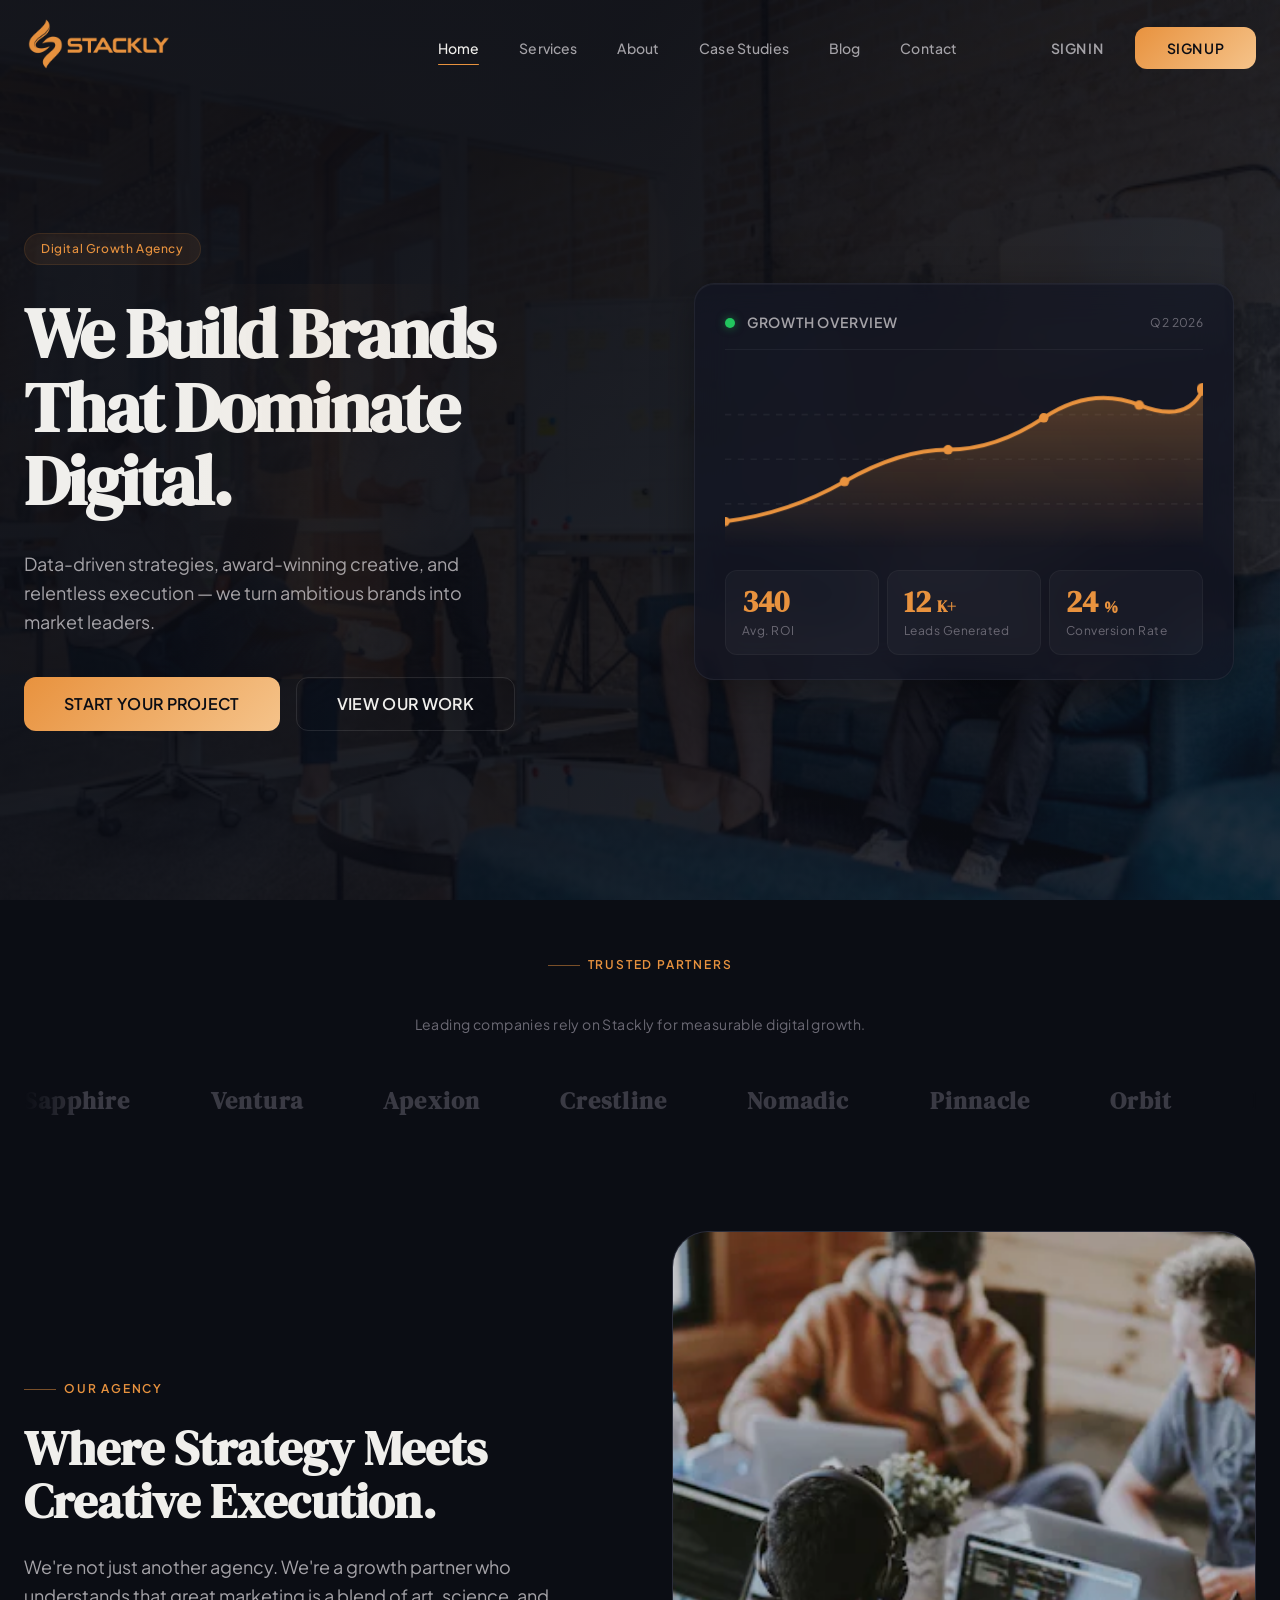
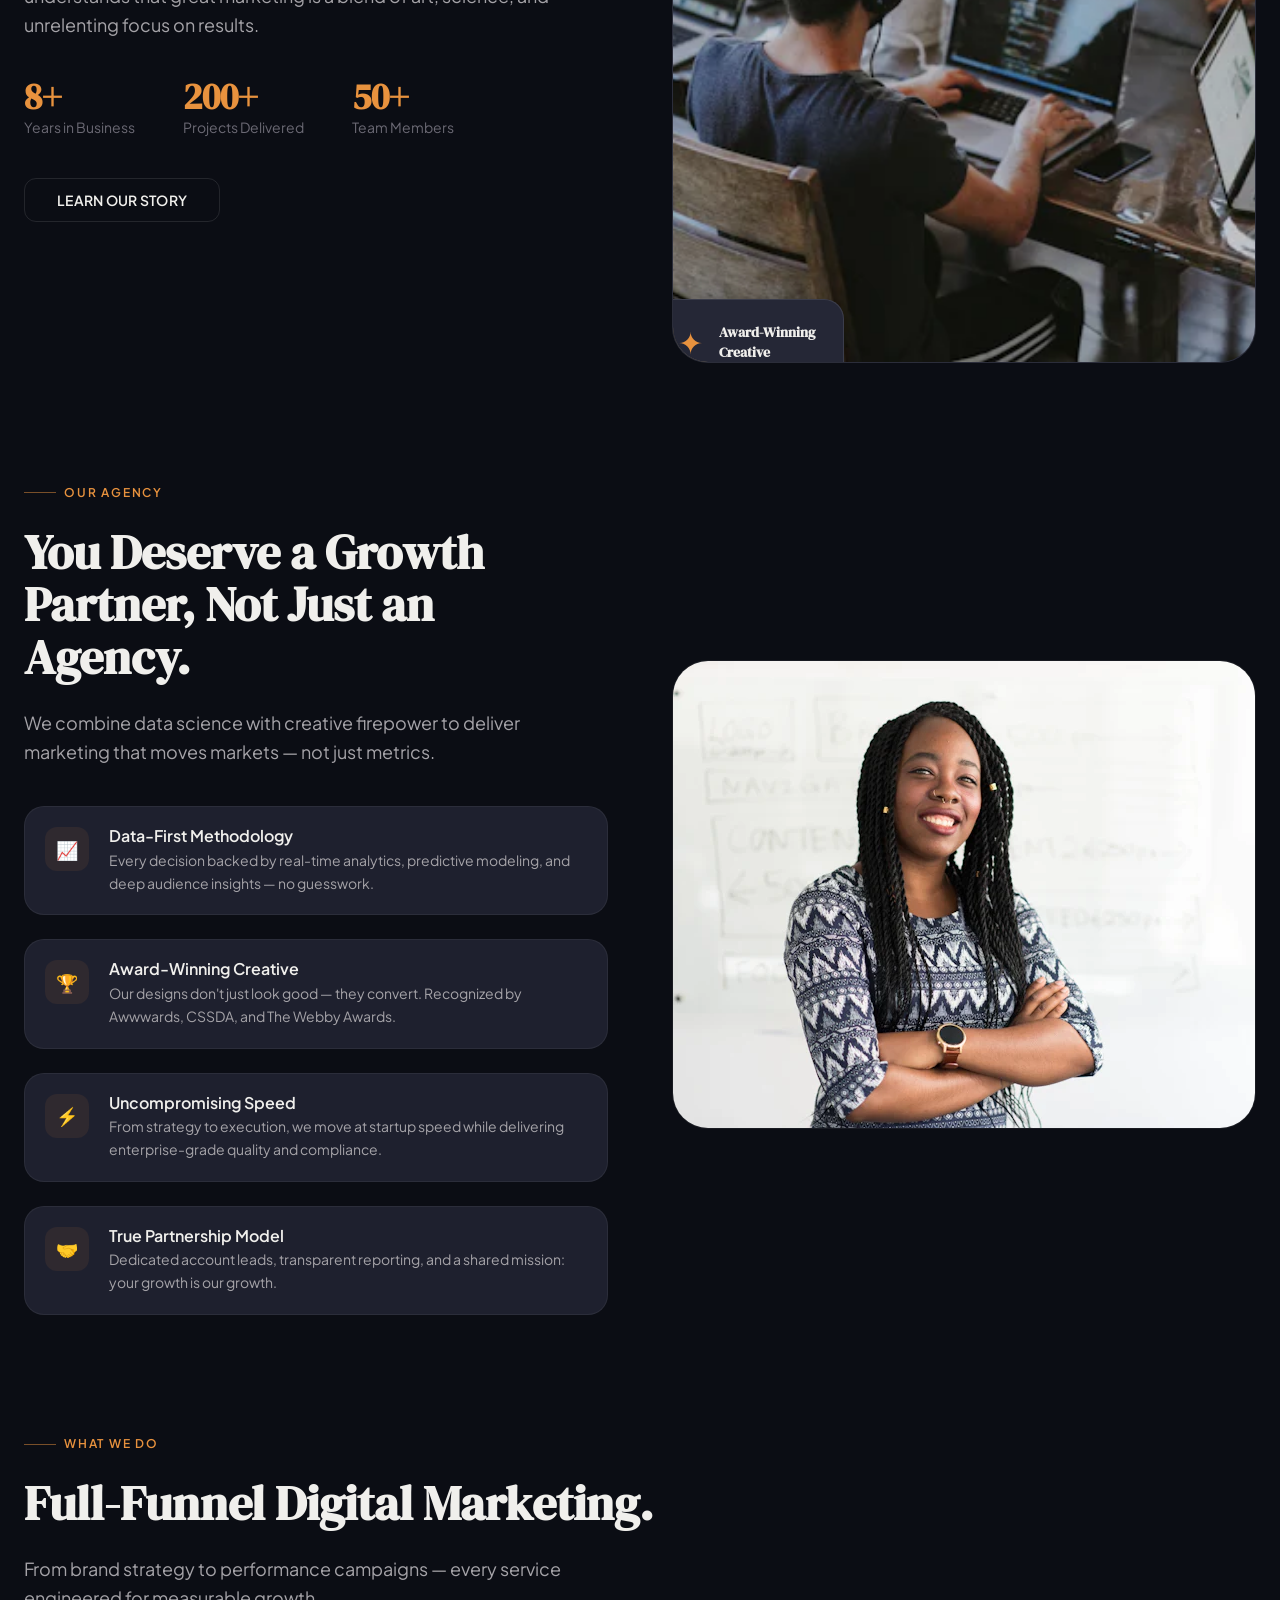
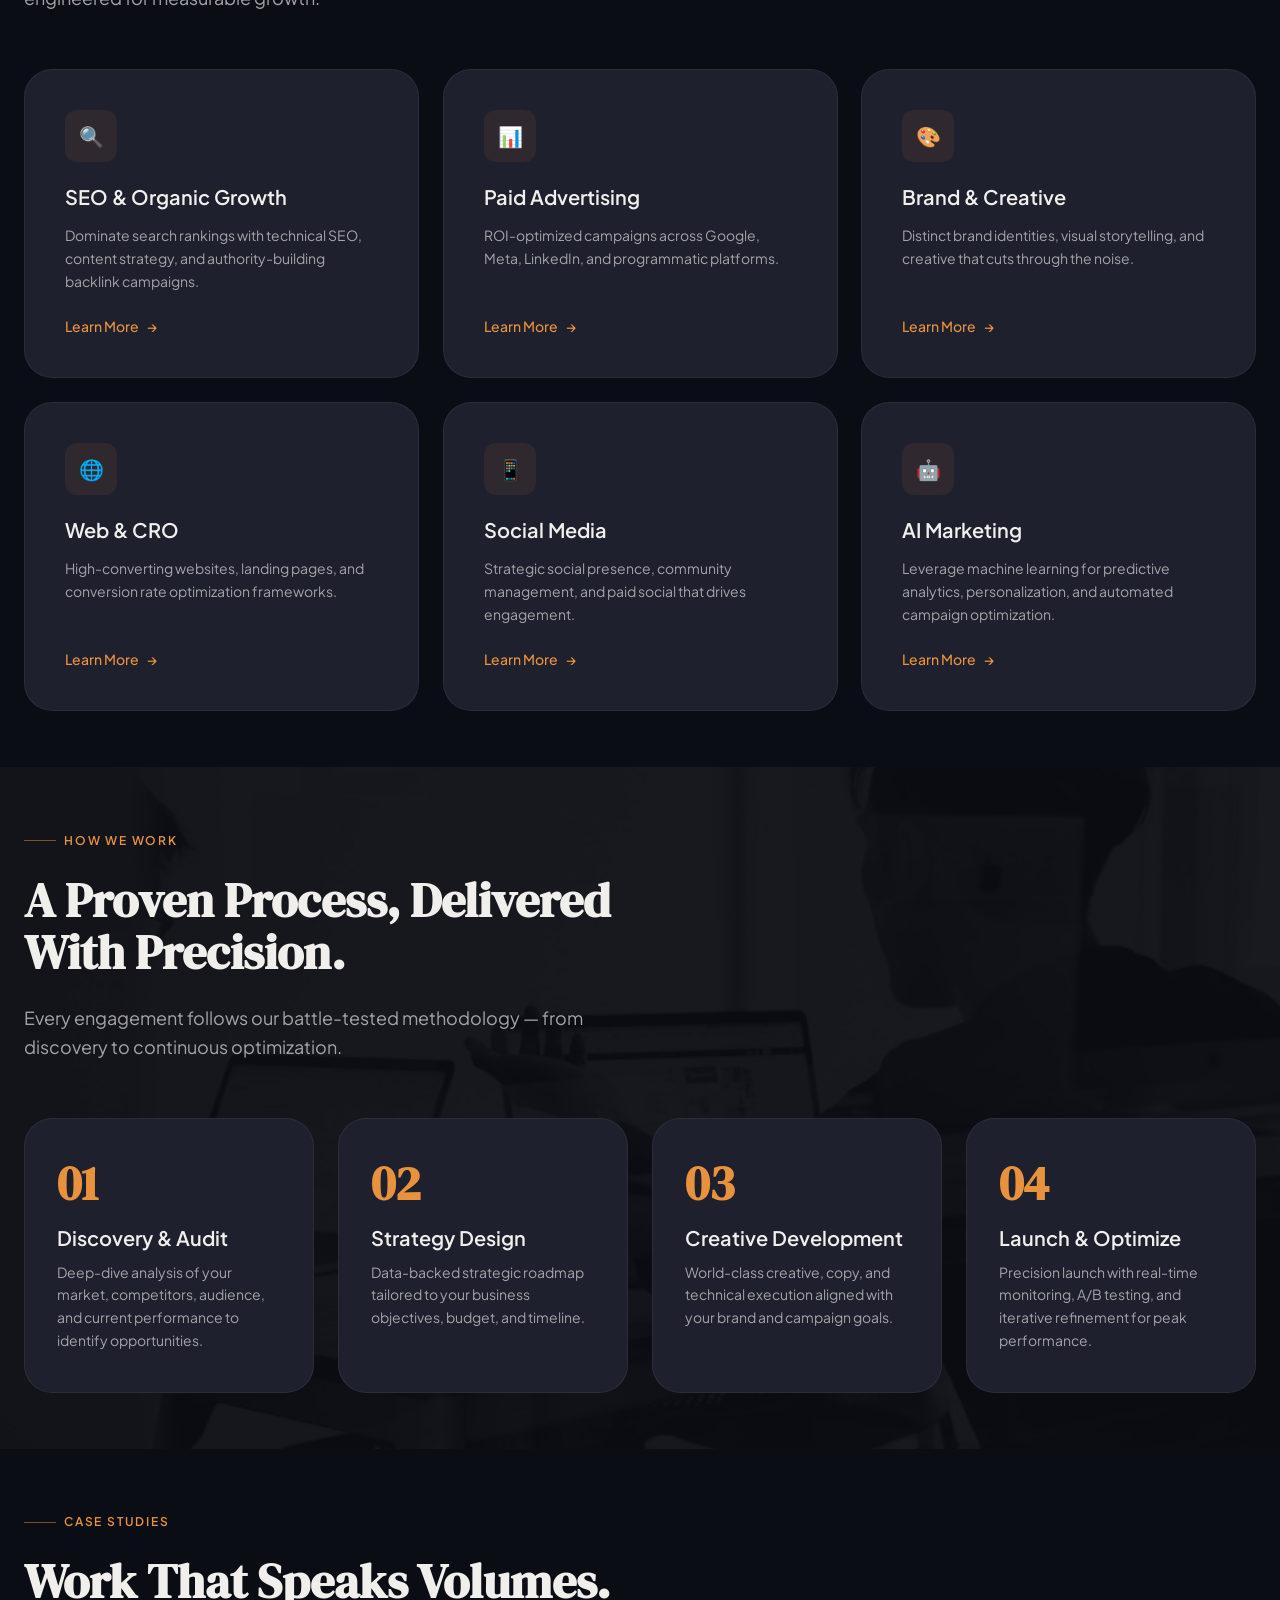
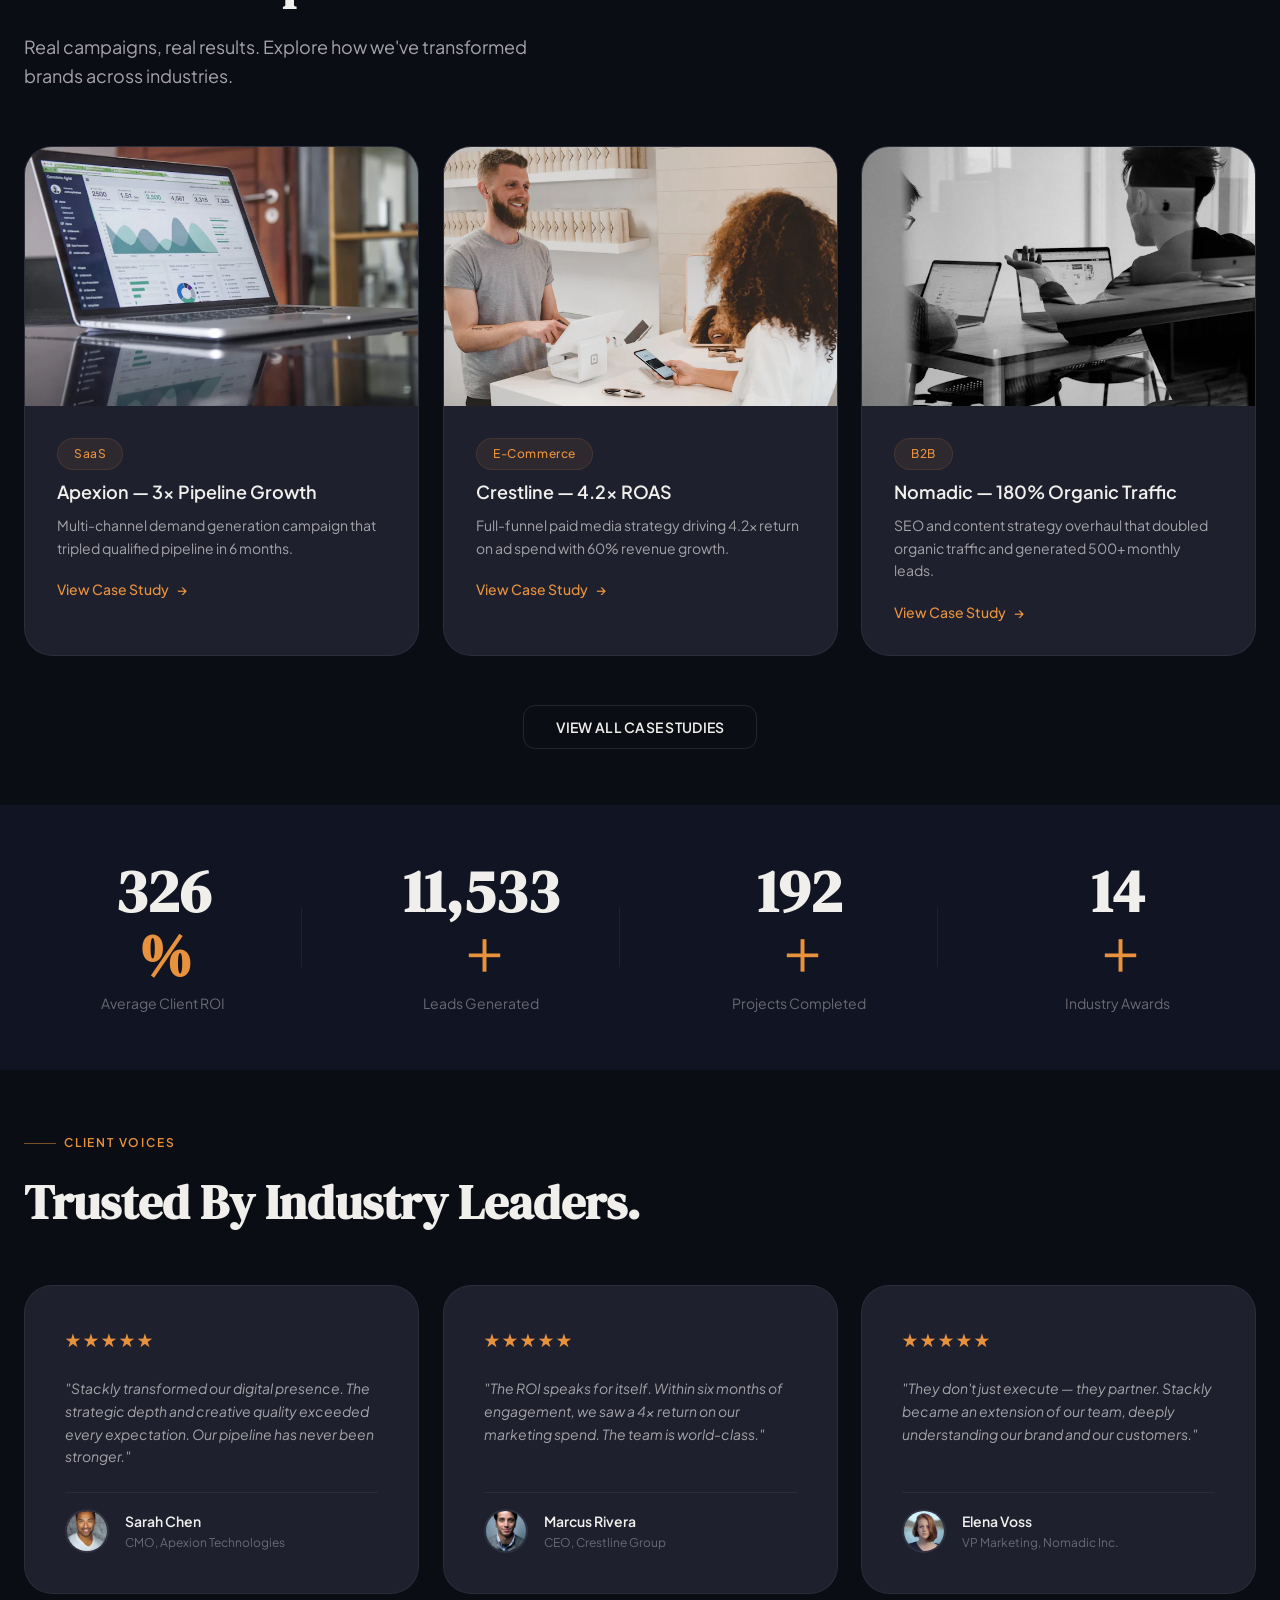
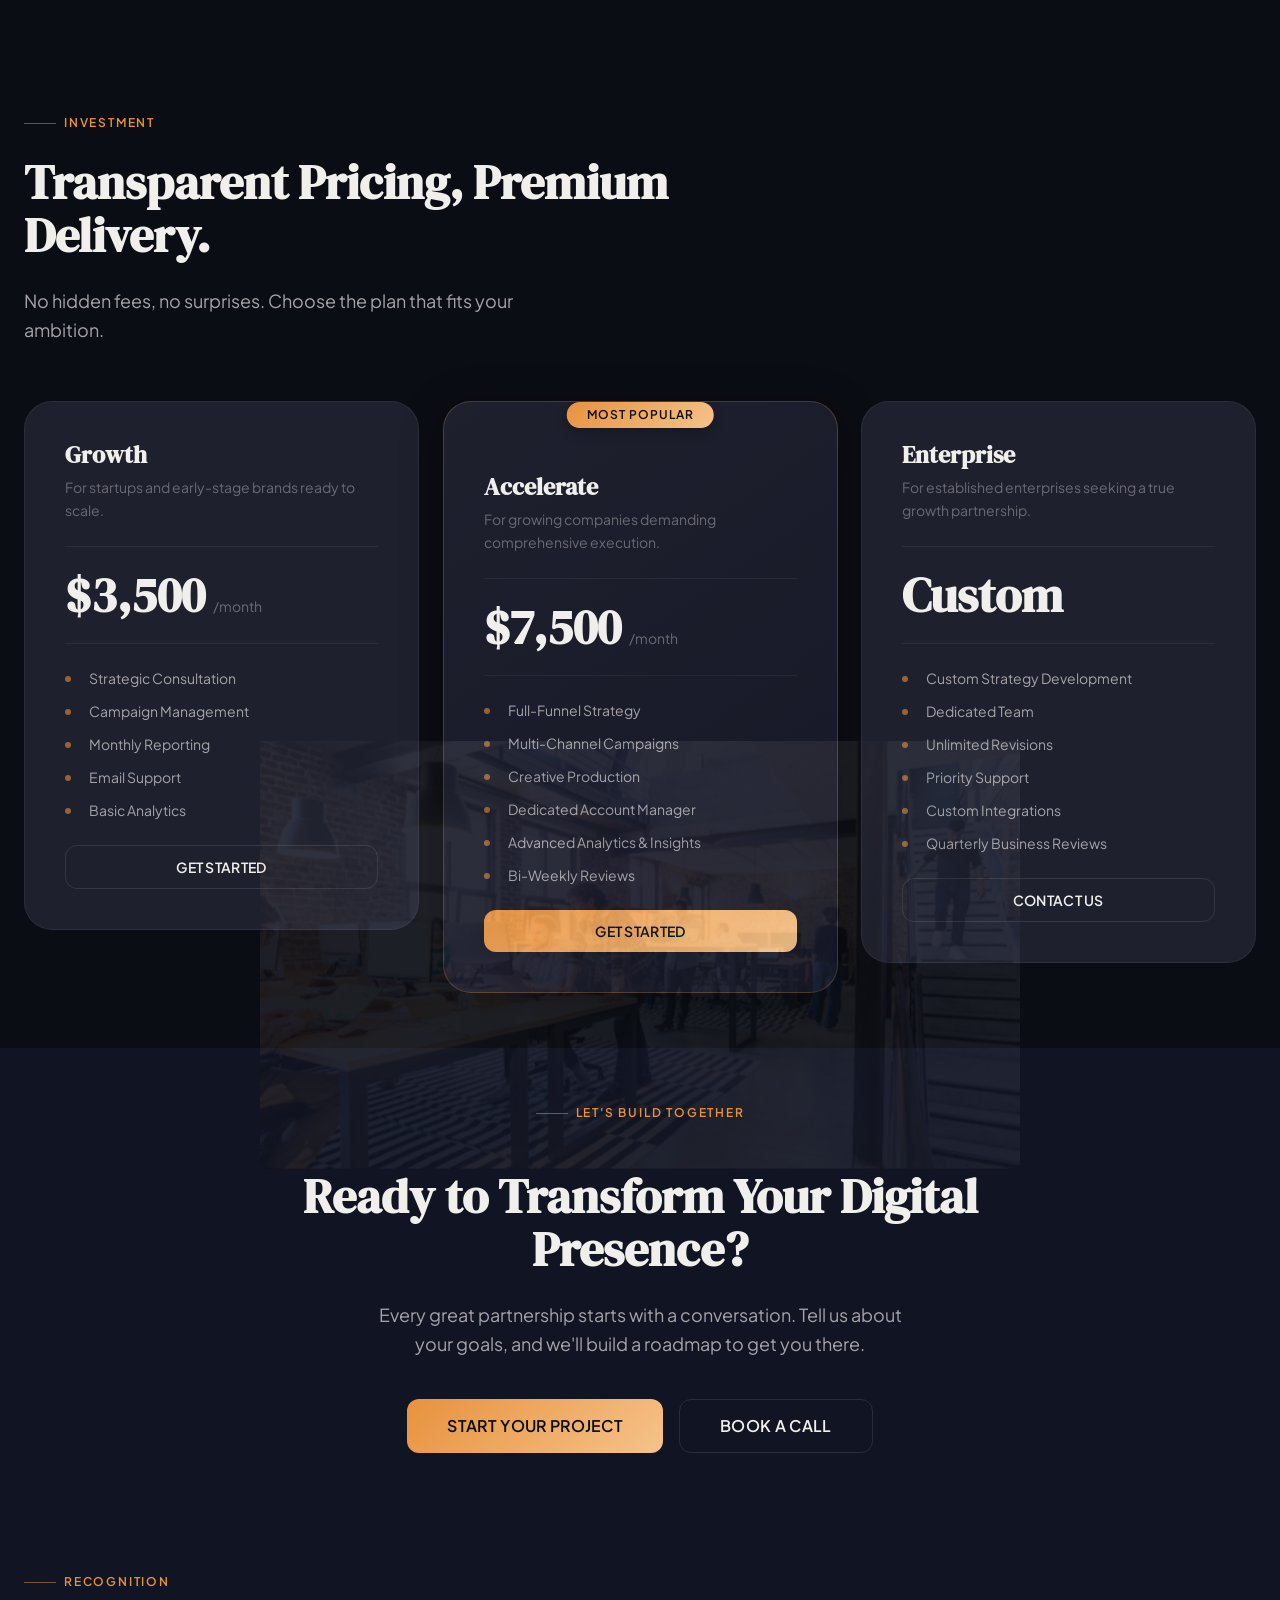
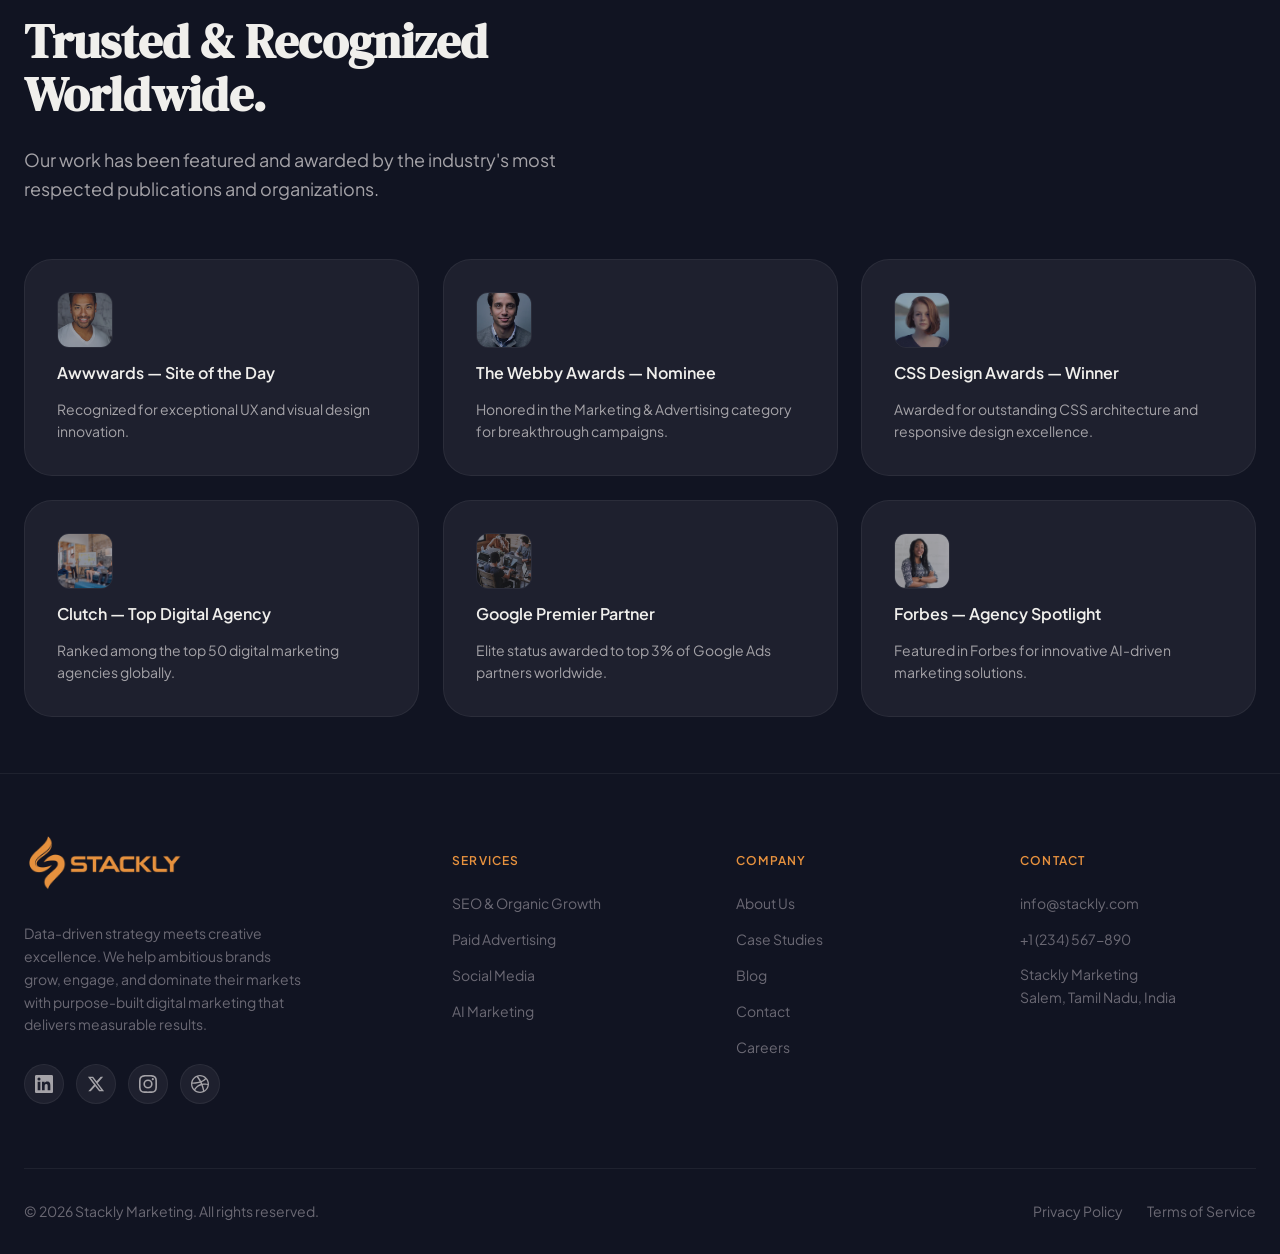
<file: index.html>
<!DOCTYPE html>
<html lang="en" data-theme="dark">
<head>
  <meta charset="UTF-8">
  <meta name="viewport" content="width=device-width, initial-scale=1.0">
  <meta name="description" content="Stackly Marketing — A premier digital marketing agency delivering data-driven strategies for enterprise growth.">

  <!-- Fonts -->
  <link rel="preconnect" href="https://fonts.googleapis.com">
  <link rel="preconnect" href="https://fonts.gstatic.com" crossorigin>
  <link href="https://fonts.googleapis.com/css2?family=DM+Serif+Display:ital@0;1&family=Plus+Jakarta+Sans:wght@400;500;600;700&display=swap" rel="stylesheet">

  <!-- Stylesheets -->
  <link rel="stylesheet" href="assets/css/style.css">
  <link rel="stylesheet" href="assets/css/home.css">
  <link rel="stylesheet" href="assets/css/header.css">
  <link rel="stylesheet" href="assets/css/footer.css">
  <link rel="stylesheet" href="assets/css/responsive.css">

  <title>Stackly Marketing — Digital Agency</title>
</head>
<body>

  <!-- ============================================
       HEADER
       ============================================ -->
  <header class="header js-header">
    <div class="container header__inner">
      <a href="index.html" class="header__logo">
        <span class="header__logo-img" role="img" aria-label="Stackly Marketing"></span>
      </a>

      <nav class="header__nav js-nav">
        <ul class="header__nav-list">
          <li><a href="index.html" class="header__nav-link is-active">Home</a></li>
          <li><a href="services.html" class="header__nav-link">Services</a></li>
          <li><a href="about.html" class="header__nav-link">About</a></li>
          <li><a href="case-studies.html" class="header__nav-link">Case Studies</a></li>
          <li><a href="blog.html" class="header__nav-link">Blog</a></li>
          <li><a href="contact.html" class="header__nav-link">Contact</a></li>
        </ul>
      </nav>

      <div class="header__actions">
        <a href="signin.html" class="btn btn--ghost header__login">Sign In</a>
        <a href="signup.html" class="btn btn--primary header__cta">Sign Up</a>
        <button class="header__hamburger js-hamburger" aria-label="Toggle menu">
          <span class="header__hamburger-line"></span>
          <span class="header__hamburger-line"></span>
          <span class="header__hamburger-line"></span>
        </button>
      </div>
    </div>

  </header>

  <!-- Mobile Offcanvas -->
  <div class="header__offcanvas js-offcanvas">
    <div class="header__offcanvas-inner">
      <button class="header__offcanvas-close js-offcanvas-close" aria-label="Close menu">
        <span class="header__offcanvas-close-line"></span>
        <span class="header__offcanvas-close-line"></span>
      </button>
      <a href="index.html" class="header__offcanvas-logo">
        <span class="header__offcanvas-logo-img" role="img" aria-label="Stackly Marketing"></span>
      </a>
      <nav class="header__offcanvas-nav">
        <ul class="header__offcanvas-list">
          <li><a href="index.html" class="header__offcanvas-link is-active">Home</a></li>
          <li><a href="services.html" class="header__offcanvas-link">Services</a></li>
          <li><a href="about.html" class="header__offcanvas-link">About</a></li>
          <li><a href="case-studies.html" class="header__offcanvas-link">Case Studies</a></li>
          <li><a href="blog.html" class="header__offcanvas-link">Blog</a></li>
          <li><a href="contact.html" class="header__offcanvas-link">Contact</a></li>
        </ul>
      </nav>
      <div class="header__offcanvas-actions">
        <div class="header__offcanvas-btn-group">
          <a href="signin.html" class="btn btn--ghost header__offcanvas-btn">Sign In</a>
          <a href="signup.html" class="btn btn--primary header__offcanvas-btn">Sign Up</a>
        </div>
      </div>
    </div>
  </div>
  <div class="header__overlay js-overlay"></div>

  <main>

    <!-- ============================================
         SECTION 1 — HERO
         ============================================ -->
    <section class="hero js-hero js-parallax-section">
      <div class="hero__bg">
        <img src="assets/images/hero-bg.webp" alt="" class="hero__bg-image" aria-hidden="true" loading="lazy">
      </div>
      <div class="hero__overlay"></div>
      <div class="container hero__inner">
        <div class="hero__content reveal reveal--fade-left">
          <span class="hero__tag tag">Digital Growth Agency</span>
          <h1 class="hero__title">We Build Brands That Dominate Digital.</h1>
          <p class="hero__text">Data-driven strategies, award-winning creative, and relentless execution — we turn ambitious brands into market leaders.</p>
          <div class="hero__actions">
            <a href="404.html" class="btn btn--primary btn--lg js-magnetic">Start Your Project</a>
            <a href="404.html" class="btn btn--outline btn--lg js-magnetic">View Our Work</a>
          </div>
        </div>
        <div class="hero__visual reveal reveal--fade-right reveal--delay-2">
          <div class="hero__visual-shape"></div>
          <div class="hero__dashboard js-dashboard" data-tilt>
            <div class="hero__dashboard-header">
              <span class="hero__dashboard-dot"></span>
              <span class="hero__dashboard-title">Growth Overview</span>
              <span class="hero__dashboard-period">Q2 2026</span>
            </div>
            <div class="hero__dashboard-chart">
              <svg viewBox="0 0 300 112" class="hero__chart-svg" preserveAspectRatio="xMidYMid meet">
                <defs>
                  <linearGradient id="chartGrad" x1="0" y1="0" x2="0" y2="1">
                    <stop offset="0%" stop-color="var(--color-accent)" stop-opacity="0.30"/>
                    <stop offset="100%" stop-color="var(--color-accent)" stop-opacity="0"/>
                  </linearGradient>
                </defs>
                <line x1="0" y1="28" x2="300" y2="28" class="hero__chart-grid"/>
                <line x1="0" y1="56" x2="300" y2="56" class="hero__chart-grid"/>
                <line x1="0" y1="84" x2="300" y2="84" class="hero__chart-grid"/>
                <path d="M0,95 Q40,90 75,70 T140,50 T200,30 T260,22 T300,12 L300,112 L0,112 Z" fill="url(#chartGrad)" class="hero__chart-area"/>
                <path d="M0,95 Q40,90 75,70 T140,50 T200,30 T260,22 T300,12" fill="none" stroke="var(--color-accent)" stroke-width="2.5" stroke-linecap="round" class="hero__chart-line"/>
                <circle cx="0" cy="95" r="3" fill="var(--color-accent)" class="hero__chart-dot"/>
                <circle cx="75" cy="70" r="3" fill="var(--color-accent)" class="hero__chart-dot"/>
                <circle cx="140" cy="50" r="3" fill="var(--color-accent)" class="hero__chart-dot"/>
                <circle cx="200" cy="30" r="3" fill="var(--color-accent)" class="hero__chart-dot"/>
                <circle cx="260" cy="22" r="3" fill="var(--color-accent)" class="hero__chart-dot"/>
                <circle cx="300" cy="12" r="4" fill="var(--color-accent)" class="hero__chart-dot hero__chart-dot--latest"/>
                <circle cx="300" cy="12" r="10" fill="none" stroke="var(--color-accent)" stroke-width="1.5" class="hero__chart-pulse"/>
              </svg>
            </div>
            <div class="hero__dashboard-stats">
              <div class="hero__dashboard-stat">
                <span class="hero__dashboard-stat-value" data-count="340">0</span>
                <span class="hero__dashboard-stat-label">Avg. ROI</span>
              </div>
              <div class="hero__dashboard-stat">
                <span class="hero__dashboard-stat-value" data-count="12">0</span>
                <span class="hero__dashboard-stat-suffix">K+</span>
                <span class="hero__dashboard-stat-label">Leads Generated</span>
              </div>
              <div class="hero__dashboard-stat">
                <span class="hero__dashboard-stat-value" data-count="24">0</span>
                <span class="hero__dashboard-stat-suffix">%</span>
                <span class="hero__dashboard-stat-label">Conversion Rate</span>
              </div>
            </div>
          </div>
        </div>
      </div>
      <div class="hero__glow"></div>
    </section>

    <!-- ============================================
         SECTION 2 — TRUSTED BRANDS
         ============================================ -->
    <section class="brands section reveal reveal--fade-up">
      <div class="container">
        <div class="brands__header stagger-children">
          <span class="section__label">Trusted Partners</span>
          <p class="brands__text">Leading companies rely on Stackly for measurable digital growth.</p>
        </div>
        <div class="brands__marquee marquee">
          <div class="brands__track marquee__track">
            <span class="brands__logo">Sapphire</span>
            <span class="brands__logo">Ventura</span>
            <span class="brands__logo">Apexion</span>
            <span class="brands__logo">Crestline</span>
            <span class="brands__logo">Nomadic</span>
            <span class="brands__logo">Pinnacle</span>
            <span class="brands__logo">Orbit</span>
            <span class="brands__logo">Everstone</span>
            <span class="brands__logo">Sapphire</span>
            <span class="brands__logo">Ventura</span>
            <span class="brands__logo">Apexion</span>
            <span class="brands__logo">Crestline</span>
            <span class="brands__logo">Nomadic</span>
            <span class="brands__logo">Pinnacle</span>
            <span class="brands__logo">Orbit</span>
            <span class="brands__logo">Everstone</span>
          </div>
        </div>
      </div>
    </section>

    <!-- ============================================
         SECTION 3 — AGENCY OVERVIEW
         ============================================ -->
    <section class="overview section reveal reveal--fade-up">
      <div class="container">
        <div class="overview__grid">
          <div class="overview__content">
            <span class="section__label">Our Agency</span>
            <h2 class="section__title overview__title">Where Strategy Meets Creative Execution.</h2>
            <p class="section__subtitle overview__text">We're not just another agency. We're a growth partner who understands that great marketing is a blend of art, science, and unrelenting focus on results.</p>
            <div class="overview__stats stagger-children stagger--scale">
              <div class="overview__stat">
                <span class="overview__stat-number">8+</span>
                <span class="overview__stat-label">Years in Business</span>
              </div>
              <div class="overview__stat">
                <span class="overview__stat-number">200+</span>
                <span class="overview__stat-label">Projects Delivered</span>
              </div>
              <div class="overview__stat">
                <span class="overview__stat-number">50+</span>
                <span class="overview__stat-label">Team Members</span>
              </div>
            </div>
            <a href="404.html" class="btn btn--outline js-magnetic">Learn Our Story</a>
          </div>
          <div class="overview__visual reveal reveal--fade-right reveal--delay-2">
            <div class="overview__image-wrapper">
              <img src="assets/images/overview.webp" alt="Stackly Marketing Agency team collaboration" class="overview__image" loading="lazy">
              <div class="overview__accent-card">
                <span class="overview__accent-card-icon">✦</span>
                <span class="overview__accent-card-text">Award-Winning<br>Creative</span>
              </div>
            </div>
          </div>
        </div>
      </div>
    </section>

    <!-- ============================================
         SECTION 4 — WHY STACKLY (New Section)
         ============================================ -->
    <section class="why-stackly section reveal reveal--fade-up">
      <div class="container">
        <div class="why-stackly__grid">
          <div class="why-stackly__content">
            <span class="section__label">Our Agency</span>
            <h2 class="section__title why-stackly__title">You Deserve a Growth Partner, Not Just an Agency.</h2>
            <p class="section__subtitle why-stackly__text">We combine data science with creative firepower to deliver marketing that moves markets — not just metrics.</p>
            <div class="why-stackly__features stagger-children">
              <div class="why-stackly__feature">
                <div class="why-stackly__feature-icon">
                  <span>📈</span>
                </div>
                <div class="why-stackly__feature-content">
                  <h3 class="why-stackly__feature-title">Data-First Methodology</h3>
                  <p class="why-stackly__feature-text">Every decision backed by real-time analytics, predictive modeling, and deep audience insights — no guesswork.</p>
                </div>
              </div>
              <div class="why-stackly__feature">
                <div class="why-stackly__feature-icon">
                  <span>🏆</span>
                </div>
                <div class="why-stackly__feature-content">
                  <h3 class="why-stackly__feature-title">Award-Winning Creative</h3>
                  <p class="why-stackly__feature-text">Our designs don't just look good — they convert. Recognized by Awwwards, CSSDA, and The Webby Awards.</p>
                </div>
              </div>
              <div class="why-stackly__feature">
                <div class="why-stackly__feature-icon">
                  <span>⚡</span>
                </div>
                <div class="why-stackly__feature-content">
                  <h3 class="why-stackly__feature-title">Uncompromising Speed</h3>
                  <p class="why-stackly__feature-text">From strategy to execution, we move at startup speed while delivering enterprise-grade quality and compliance.</p>
                </div>
              </div>
              <div class="why-stackly__feature">
                <div class="why-stackly__feature-icon">
                  <span>🤝</span>
                </div>
                <div class="why-stackly__feature-content">
                  <h3 class="why-stackly__feature-title">True Partnership Model</h3>
                  <p class="why-stackly__feature-text">Dedicated account leads, transparent reporting, and a shared mission: your growth is our growth.</p>
                </div>
              </div>
            </div>
          </div>
          <div class="why-stackly__visual reveal reveal--fade-right reveal--delay-2">
            <div class="why-stackly__image-wrapper">
              <img src="assets/images/why-stackly.webp" alt="Stackly Marketing team strategy session" class="why-stackly__image" loading="lazy">
            </div>
          </div>
        </div>
      </div>
    </section>

    <!-- ============================================
         SECTION 5 — SERVICES
         ============================================ -->
    <section class="services section reveal reveal--blur" id="services">
      <div class="container">
        <div class="services__header stagger-children">
          <span class="section__label">What We Do</span>
          <h2 class="section__title services__title">Full-Funnel Digital Marketing.</h2>
          <p class="section__subtitle services__subtitle">From brand strategy to performance campaigns — every service engineered for measurable growth.</p>
        </div>
        <div class="services__grid stagger-children">
          <article class="services__card js-tilt-card js-glow-card">
            <div class="services__card-icon">
              <span>🔍</span>
            </div>
            <h3 class="services__card-title">SEO & Organic Growth</h3>
            <p class="services__card-text">Dominate search rankings with technical SEO, content strategy, and authority-building backlink campaigns.</p>
            <a href="404.html" class="services__card-link">Learn More <span>→</span></a>
          </article>
          <article class="services__card js-tilt-card js-glow-card">
            <div class="services__card-icon">
              <span>📊</span>
            </div>
            <h3 class="services__card-title">Paid Advertising</h3>
            <p class="services__card-text">ROI-optimized campaigns across Google, Meta, LinkedIn, and programmatic platforms.</p>
            <a href="404.html" class="services__card-link">Learn More <span>→</span></a>
          </article>
          <article class="services__card js-tilt-card js-glow-card">
            <div class="services__card-icon">
              <span>🎨</span>
            </div>
            <h3 class="services__card-title">Brand & Creative</h3>
            <p class="services__card-text">Distinct brand identities, visual storytelling, and creative that cuts through the noise.</p>
            <a href="404.html" class="services__card-link">Learn More <span>→</span></a>
          </article>
          <article class="services__card js-tilt-card js-glow-card">
            <div class="services__card-icon">
              <span>🌐</span>
            </div>
            <h3 class="services__card-title">Web & CRO</h3>
            <p class="services__card-text">High-converting websites, landing pages, and conversion rate optimization frameworks.</p>
            <a href="404.html" class="services__card-link">Learn More <span>→</span></a>
          </article>
          <article class="services__card js-tilt-card js-glow-card">
            <div class="services__card-icon">
              <span>📱</span>
            </div>
            <h3 class="services__card-title">Social Media</h3>
            <p class="services__card-text">Strategic social presence, community management, and paid social that drives engagement.</p>
            <a href="404.html" class="services__card-link">Learn More <span>→</span></a>
          </article>
          <article class="services__card js-tilt-card js-glow-card">
            <div class="services__card-icon">
              <span>🤖</span>
            </div>
            <h3 class="services__card-title">AI Marketing</h3>
            <p class="services__card-text">Leverage machine learning for predictive analytics, personalization, and automated campaign optimization.</p>
            <a href="404.html" class="services__card-link">Learn More <span>→</span></a>
          </article>
        </div>
      </div>
    </section>

    <!-- ============================================
         SECTION 6 — MARKETING PROCESS
         ============================================ -->
    <section class="process section reveal reveal--fade-up">
      <div class="process__bg">
        <img src="assets/images/portfolio-3.webp" alt="" class="process__bg-image" aria-hidden="true" loading="lazy">
      </div>
      <div class="container">
        <div class="process__header stagger-children">
          <span class="section__label">How We Work</span>
          <h2 class="section__title">A Proven Process, Delivered With Precision.</h2>
          <p class="section__subtitle">Every engagement follows our battle-tested methodology — from discovery to continuous optimization.</p>
        </div>
        <div class="process__steps stagger-children stagger--blur">
          <div class="process__step">
            <span class="process__step-number">01</span>
            <div class="process__step-content">
              <h3 class="process__step-title">Discovery & Audit</h3>
              <p class="process__step-text">Deep-dive analysis of your market, competitors, audience, and current performance to identify opportunities.</p>
            </div>
          </div>
          <div class="process__step">
            <span class="process__step-number">02</span>
            <div class="process__step-content">
              <h3 class="process__step-title">Strategy Design</h3>
              <p class="process__step-text">Data-backed strategic roadmap tailored to your business objectives, budget, and timeline.</p>
            </div>
          </div>
          <div class="process__step">
            <span class="process__step-number">03</span>
            <div class="process__step-content">
              <h3 class="process__step-title">Creative Development</h3>
              <p class="process__step-text">World-class creative, copy, and technical execution aligned with your brand and campaign goals.</p>
            </div>
          </div>
          <div class="process__step">
            <span class="process__step-number">04</span>
            <div class="process__step-content">
              <h3 class="process__step-title">Launch & Optimize</h3>
              <p class="process__step-text">Precision launch with real-time monitoring, A/B testing, and iterative refinement for peak performance.</p>
            </div>
          </div>
        </div>
      </div>
    </section>

    <!-- ============================================
         SECTION 7 — PORTFOLIO / CASE STUDIES
         ============================================ -->
    <section class="portfolio section reveal reveal--fade-up" id="work">
      <div class="container">
        <div class="portfolio__header stagger-children">
          <span class="section__label">Case Studies</span>
          <h2 class="section__title portfolio__title">Work That Speaks Volumes.</h2>
          <p class="section__subtitle portfolio__subtitle">Real campaigns, real results. Explore how we've transformed brands across industries.</p>
        </div>
        <div class="portfolio__grid stagger-children">
          <article class="portfolio__card js-tilt-card js-glow-card">
            <div class="portfolio__card-image">
              <img src="assets/images/portfolio-1.webp" alt="Apexion case study — SaaS growth dashboard" class="portfolio__card-img" loading="lazy">
            </div>
            <div class="portfolio__card-body">
              <span class="tag portfolio__card-tag">SaaS</span>
              <h3 class="portfolio__card-title">Apexion — 3x Pipeline Growth</h3>
              <p class="portfolio__card-text">Multi-channel demand generation campaign that tripled qualified pipeline in 6 months.</p>
              <a href="404.html" class="portfolio__card-link">View Case Study <span>→</span></a>
            </div>
          </article>
          <article class="portfolio__card js-tilt-card js-glow-card">
            <div class="portfolio__card-image">
              <img src="assets/images/portfolio-2.webp" alt="Crestline case study — e-commerce sales growth" class="portfolio__card-img" loading="lazy">
            </div>
            <div class="portfolio__card-body">
              <span class="tag portfolio__card-tag">E-Commerce</span>
              <h3 class="portfolio__card-title">Crestline — 4.2x ROAS</h3>
              <p class="portfolio__card-text">Full-funnel paid media strategy driving 4.2x return on ad spend with 60% revenue growth.</p>
              <a href="404.html" class="portfolio__card-link">View Case Study <span>→</span></a>
            </div>
          </article>
          <article class="portfolio__card js-tilt-card js-glow-card">
            <div class="portfolio__card-image">
              <img src="assets/images/portfolio-3.webp" alt="Nomadic case study — digital marketing analytics" class="portfolio__card-img" loading="lazy">
            </div>
            <div class="portfolio__card-body">
              <span class="tag portfolio__card-tag">B2B</span>
              <h3 class="portfolio__card-title">Nomadic — 180% Organic Traffic</h3>
              <p class="portfolio__card-text">SEO and content strategy overhaul that doubled organic traffic and generated 500+ monthly leads.</p>
              <a href="404.html" class="portfolio__card-link">View Case Study <span>→</span></a>
            </div>
          </article>
        </div>
        <div class="portfolio__cta">
          <a href="404.html" class="btn btn--outline js-magnetic">View All Case Studies</a>
        </div>
      </div>
    </section>

    <!-- ============================================
         SECTION 8 — SUCCESS STATISTICS
         ============================================ -->
    <section class="stats section reveal reveal--zoom">
      <div class="container">
        <div class="stats__grid stagger-children stagger--scale">
          <div class="stats__item">
            <span class="stats__number" data-count="340">0</span>
            <span class="stats__suffix">%</span>
            <span class="stats__label">Average Client ROI</span>
          </div>
          <div class="stats__item">
            <span class="stats__number" data-count="12000">0</span>
            <span class="stats__suffix">+</span>
            <span class="stats__label">Leads Generated</span>
          </div>
          <div class="stats__item">
            <span class="stats__number" data-count="200">0</span>
            <span class="stats__suffix">+</span>
            <span class="stats__label">Projects Completed</span>
          </div>
          <div class="stats__item">
            <span class="stats__number" data-count="15">0</span>
            <span class="stats__suffix">+</span>
            <span class="stats__label">Industry Awards</span>
          </div>
        </div>
      </div>
    </section>

    <!-- ============================================
         SECTION 9 — TESTIMONIALS
         ============================================ -->
    <section class="testimonials section reveal reveal--fade-up">
      <div class="container">
        <div class="testimonials__header stagger-children">
          <span class="section__label">Client Voices</span>
          <h2 class="section__title testimonials__title">Trusted By Industry Leaders.</h2>
        </div>
        <div class="testimonials__grid stagger-children">
          <blockquote class="testimonials__card js-tilt-card">
            <div class="testimonials__stars">★★★★★</div>
            <p class="testimonials__text">"Stackly transformed our digital presence. The strategic depth and creative quality exceeded every expectation. Our pipeline has never been stronger."</p>
            <footer class="testimonials__author">
              <img src="assets/images/testimonial-1.webp" alt="Sarah Chen" class="testimonials__avatar" loading="lazy">
              <div class="testimonials__author-info">
                <cite class="testimonials__name">Sarah Chen</cite>
                <span class="testimonials__role">CMO, Apexion Technologies</span>
              </div>
            </footer>
          </blockquote>
          <blockquote class="testimonials__card js-tilt-card">
            <div class="testimonials__stars">★★★★★</div>
            <p class="testimonials__text">"The ROI speaks for itself. Within six months of engagement, we saw a 4x return on our marketing spend. The team is world-class."</p>
            <footer class="testimonials__author">
              <img src="assets/images/testimonial-2.webp" alt="Marcus Rivera" class="testimonials__avatar" loading="lazy">
              <div class="testimonials__author-info">
                <cite class="testimonials__name">Marcus Rivera</cite>
                <span class="testimonials__role">CEO, Crestline Group</span>
              </div>
            </footer>
          </blockquote>
          <blockquote class="testimonials__card js-tilt-card">
            <div class="testimonials__stars">★★★★★</div>
            <p class="testimonials__text">"They don't just execute — they partner. Stackly became an extension of our team, deeply understanding our brand and our customers."</p>
            <footer class="testimonials__author">
              <img src="assets/images/testimonial-3.webp" alt="Elena Voss" class="testimonials__avatar" loading="lazy">
              <div class="testimonials__author-info">
                <cite class="testimonials__name">Elena Voss</cite>
                <span class="testimonials__role">VP Marketing, Nomadic Inc.</span>
              </div>
            </footer>
          </blockquote>
        </div>
      </div>
    </section>

    <!-- ============================================
         SECTION 10 — PRICING
         ============================================ -->
    <section class="pricing section reveal reveal--zoom" id="pricing">
      <div class="container">
        <div class="pricing__header stagger-children">
          <span class="section__label">Investment</span>
          <h2 class="section__title pricing__title">Transparent Pricing, Premium Delivery.</h2>
          <p class="section__subtitle pricing__subtitle">No hidden fees, no surprises. Choose the plan that fits your ambition.</p>
        </div>
        <div class="pricing__grid stagger-children">
          <article class="pricing__card js-tilt-card js-glow-card">
            <div class="pricing__card-header">
              <h3 class="pricing__card-name">Growth</h3>
              <p class="pricing__card-description">For startups and early-stage brands ready to scale.</p>
            </div>
            <div class="pricing__card-price">
              <span class="pricing__card-amount">$3,500</span>
              <span class="pricing__card-period">/month</span>
            </div>
            <ul class="pricing__card-features">
              <li>Strategic Consultation</li>
              <li>Campaign Management</li>
              <li>Monthly Reporting</li>
              <li>Email Support</li>
              <li>Basic Analytics</li>
            </ul>
            <a href="404.html" class="btn btn--outline pricing__card-btn">Get Started</a>
          </article>
          <article class="pricing__card pricing__card--featured js-tilt-card js-glow-card">
            <span class="pricing__card-badge">Most Popular</span>
            <div class="pricing__card-header">
              <h3 class="pricing__card-name">Accelerate</h3>
              <p class="pricing__card-description">For growing companies demanding comprehensive execution.</p>
            </div>
            <div class="pricing__card-price">
              <span class="pricing__card-amount">$7,500</span>
              <span class="pricing__card-period">/month</span>
            </div>
            <ul class="pricing__card-features">
              <li>Full-Funnel Strategy</li>
              <li>Multi-Channel Campaigns</li>
              <li>Creative Production</li>
              <li>Dedicated Account Manager</li>
              <li>Advanced Analytics & Insights</li>
              <li>Bi-Weekly Reviews</li>
            </ul>
            <a href="404.html" class="btn btn--primary pricing__card-btn">Get Started</a>
          </article>
          <article class="pricing__card js-tilt-card js-glow-card">
            <div class="pricing__card-header">
              <h3 class="pricing__card-name">Enterprise</h3>
              <p class="pricing__card-description">For established enterprises seeking a true growth partnership.</p>
            </div>
            <div class="pricing__card-price">
              <span class="pricing__card-amount">Custom</span>
              <span class="pricing__card-period"></span>
            </div>
            <ul class="pricing__card-features">
              <li>Custom Strategy Development</li>
              <li>Dedicated Team</li>
              <li>Unlimited Revisions</li>
              <li>Priority Support</li>
              <li>Custom Integrations</li>
              <li>Quarterly Business Reviews</li>
            </ul>
            <a href="404.html" class="btn btn--outline pricing__card-btn">Contact Us</a>
          </article>
        </div>
      </div>
    </section>

    <!-- ============================================
         SECTION 11 — CTA
         ============================================ -->
    <section class="cta section reveal reveal--zoom">
      <div class="container">
        <div class="cta__inner">
          <div class="cta__bg js-parallax-scroll">
            <img src="assets/images/cta-bg.webp" alt="" class="cta__bg-image" aria-hidden="true" loading="lazy">
          </div>
          <span class="section__label cta__label">Let's Build Together</span>
          <h2 class="cta__title">Ready to Transform Your Digital Presence?</h2>
          <p class="cta__text">Every great partnership starts with a conversation. Tell us about your goals, and we'll build a roadmap to get you there.</p>
          <div class="cta__actions">
            <a href="404.html" class="btn btn--primary btn--lg js-magnetic">Start Your Project</a>
            <a href="404.html" class="btn btn--outline btn--lg js-magnetic">Book a Call</a>
          </div>
        </div>
      </div>
    </section>

    <!-- ============================================
         SECTION 12 — AWARDS & RECOGNITION (New Section)
         ============================================ -->
    <section class="awards-home section reveal reveal--fade-up">
      <div class="container">
        <div class="awards-home__inner">
          <div class="awards-home__header stagger-children">
            <span class="section__label">Recognition</span>
            <h2 class="section__title awards-home__title">Trusted & Recognized Worldwide.</h2>
            <p class="section__subtitle awards-home__subtitle">Our work has been featured and awarded by the industry's most respected publications and organizations.</p>
          </div>
          <div class="awards-home__grid stagger-children">
            <div class="awards-home__item js-tilt-card js-glow-card">
              <div class="awards-home__item-icon">
                <img src="assets/images/testimonial-1.webp" alt="" class="awards-home__item-icon-img" aria-hidden="true" loading="lazy">
              </div>
              <h3 class="awards-home__item-title">Awwwards — Site of the Day</h3>
              <p class="awards-home__item-text">Recognized for exceptional UX and visual design innovation.</p>
            </div>
            <div class="awards-home__item js-tilt-card js-glow-card">
              <div class="awards-home__item-icon">
                <img src="assets/images/testimonial-2.webp" alt="" class="awards-home__item-icon-img" aria-hidden="true" loading="lazy">
              </div>
              <h3 class="awards-home__item-title">The Webby Awards — Nominee</h3>
              <p class="awards-home__item-text">Honored in the Marketing & Advertising category for breakthrough campaigns.</p>
            </div>
            <div class="awards-home__item js-tilt-card js-glow-card">
              <div class="awards-home__item-icon">
                <img src="assets/images/testimonial-3.webp" alt="" class="awards-home__item-icon-img" aria-hidden="true" loading="lazy">
              </div>
              <h3 class="awards-home__item-title">CSS Design Awards — Winner</h3>
              <p class="awards-home__item-text">Awarded for outstanding CSS architecture and responsive design excellence.</p>
            </div>
            <div class="awards-home__item js-tilt-card js-glow-card">
              <div class="awards-home__item-icon">
                <img src="assets/images/hero-bg.webp" alt="" class="awards-home__item-icon-img" aria-hidden="true" loading="lazy">
              </div>
              <h3 class="awards-home__item-title">Clutch — Top Digital Agency</h3>
              <p class="awards-home__item-text">Ranked among the top 50 digital marketing agencies globally.</p>
            </div>
            <div class="awards-home__item js-tilt-card js-glow-card">
              <div class="awards-home__item-icon">
                <img src="assets/images/overview.webp" alt="" class="awards-home__item-icon-img" aria-hidden="true" loading="lazy">
              </div>
              <h3 class="awards-home__item-title">Google Premier Partner</h3>
              <p class="awards-home__item-text">Elite status awarded to top 3% of Google Ads partners worldwide.</p>
            </div>
            <div class="awards-home__item js-tilt-card js-glow-card">
              <div class="awards-home__item-icon">
                <img src="assets/images/why-stackly.webp" alt="" class="awards-home__item-icon-img" aria-hidden="true" loading="lazy">
              </div>
              <h3 class="awards-home__item-title">Forbes — Agency Spotlight</h3>
              <p class="awards-home__item-text">Featured in Forbes for innovative AI-driven marketing solutions.</p>
            </div>
          </div>
        </div>
      </div>
    </section>

  </main>

  <!-- ============================================
       FOOTER
       ============================================ -->
  <footer class="footer">
    <div class="container">
      <div class="footer__grid">
        <div class="footer__brand">
          <a href="index.html" class="footer__logo"><span class="footer__logo-img" role="img" aria-label="Stackly Marketing"></span></a>
          <p class="footer__tagline">Data-driven strategy meets creative excellence. We help ambitious brands grow, engage, and dominate their markets with purpose-built digital marketing that delivers measurable results.</p>
          <div class="footer__social">
            <a href="404.html" class="footer__social-link" aria-label="LinkedIn"><svg viewBox="0 0 24 24"><path d="M20.447 20.452h-3.554v-5.569c0-1.328-.027-3.037-1.852-3.037-1.853 0-2.136 1.445-2.136 2.939v5.667H9.351V9h3.414v1.561h.046c.477-.9 1.637-1.85 3.37-1.85 3.601 0 4.267 2.37 4.267 5.455v6.286zM5.337 7.433a2.062 2.062 0 01-2.063-2.065 2.064 2.064 0 112.063 2.065zm1.782 13.019H3.555V9h3.564v11.452zM22.225 0H1.771C.792 0 0 .774 0 1.729v20.542C0 23.227.792 24 1.771 24h20.451C23.2 24 24 23.227 24 22.271V1.729C24 .774 23.2 0 22.222 0h.003z"/></svg></a>
            <a href="404.html" class="footer__social-link" aria-label="Twitter"><svg viewBox="0 0 24 24"><path d="M18.244 2.25h3.308l-7.227 8.26 8.502 11.24H16.17l-5.214-6.817L4.99 21.75H1.68l7.73-8.835L1.254 2.25H8.08l4.713 6.231zm-1.161 17.52h1.833L7.084 4.126H5.117z"/></svg></a>
            <a href="404.html" class="footer__social-link" aria-label="Instagram"><svg viewBox="0 0 24 24"><path d="M12 2.163c3.204 0 3.584.012 4.85.07 3.252.148 4.771 1.691 4.919 4.919.058 1.265.069 1.645.069 4.849 0 3.205-.012 3.584-.069 4.849-.149 3.225-1.664 4.771-4.919 4.919-1.266.058-1.644.07-4.85.07-3.204 0-3.584-.012-4.849-.07-3.26-.149-4.771-1.699-4.919-4.92-.058-1.265-.07-1.644-.07-4.849 0-3.204.013-3.583.07-4.849.149-3.227 1.664-4.771 4.919-4.919 1.266-.057 1.645-.069 4.849-.069zM12 0C8.741 0 8.333.014 7.053.072 2.695.272.273 2.69.073 7.052.014 8.333 0 8.741 0 12c0 3.259.014 3.668.072 4.948.2 4.358 2.618 6.78 6.98 6.98C8.333 23.986 8.741 24 12 24c3.259 0 3.668-.014 4.948-.072 4.354-.2 6.782-2.618 6.979-6.98.059-1.28.073-1.689.073-4.948 0-3.259-.014-3.667-.072-4.947-.196-4.354-2.617-6.78-6.979-6.98C15.668.014 15.259 0 12 0zm0 5.838a6.162 6.162 0 100 12.324 6.162 6.162 0 000-12.324zM12 16a4 4 0 110-8 4 4 0 010 8zm6.406-11.845a1.44 1.44 0 100 2.881 1.44 1.44 0 000-2.881z"/></svg></a>
            <a href="404.html" class="footer__social-link" aria-label="Dribbble"><svg viewBox="0 0 24 24"><path d="M12 24C5.385 24 0 18.615 0 12S5.385 0 12 0s12 5.385 12 12-5.385 12-12 12zm10.12-10.358c-.35-.11-3.17-.953-6.384-.438 1.34 3.684 1.887 6.684 1.992 7.308 2.3-1.555 3.936-4.02 4.395-6.87zm-6.115 7.808c-.153-.9-.75-4.032-2.19-7.77l-.066.02c-5.79 2.015-7.86 6.025-8.04 6.4 1.73 1.358 3.92 2.166 6.29 2.166 1.42 0 2.77-.29 4-.816zm-11.62-2.58c.232-.4 3.045-5.055 8.332-6.765.135-.045.27-.084.405-.12-.26-.585-.54-1.167-.832-1.74C7.17 11.775 2.206 11.71 1.756 11.7l-.004.312c0 2.633.998 5.037 2.634 6.855zm-2.42-8.955c.46.008 4.683.026 9.477-1.248-1.698-3.018-3.53-5.558-3.8-5.928-2.868 1.35-5.01 3.99-5.676 7.17zM9.6 2.052c.282.38 2.145 2.914 3.822 6 3.645-1.365 5.19-3.44 5.373-3.702-1.81-1.61-4.19-2.586-6.795-2.586-.825 0-1.63.1-2.4.29zm10.335 3.483c-.218.29-1.91 2.493-5.724 4.04.24.49.47.985.68 1.486.08.18.15.36.22.53 3.41-.43 6.8.26 7.14.33-.02-2.42-.88-4.64-2.31-6.38z"/></svg></a>
          </div>
        </div>
        <div class="footer__col">
          <h4 class="footer__col-title">Services</h4>
          <ul class="footer__col-list">
            <li><a href="404.html" class="footer__col-link">SEO & Organic Growth</a></li>
            <li><a href="404.html" class="footer__col-link">Paid Advertising</a></li>
            <li><a href="404.html" class="footer__col-link">Social Media</a></li>
            <li><a href="404.html" class="footer__col-link">AI Marketing</a></li>
          </ul>
        </div>
        <div class="footer__col">
          <h4 class="footer__col-title">Company</h4>
          <ul class="footer__col-list">
            <li><a href="about.html" class="footer__col-link">About Us</a></li>
            <li><a href="case-studies.html" class="footer__col-link">Case Studies</a></li>
            <li><a href="blog.html" class="footer__col-link">Blog</a></li>
            <li><a href="contact.html" class="footer__col-link">Contact</a></li>
            <li><a href="contact.html" class="footer__col-link">Careers</a></li>
          </ul>
        </div>
        <div class="footer__col">
          <h4 class="footer__col-title">Contact</h4>
          <ul class="footer__col-list">
            <li><a href="404.html" class="footer__col-link">info@stackly.com</a></li>
            <li><a href="404.html" class="footer__col-link">+1 (234) 567-890</a></li>
            <li class="footer__col-address">Stackly Marketing<br>Salem, Tamil Nadu, India</li>
          </ul>
        </div>
      </div>
      <div class="footer__bottom">
        <span class="footer__copyright">&copy; 2026 Stackly Marketing. All rights reserved.</span>
        <div class="footer__legal">
          <a href="#" class="footer__legal-link">Privacy Policy</a>
          <a href="#" class="footer__legal-link">Terms of Service</a>
        </div>
      </div>
    </div>
  </footer>

  <!-- Scripts -->
  <script src="assets/js/main.js"></script>
</body>
</html>
</file>
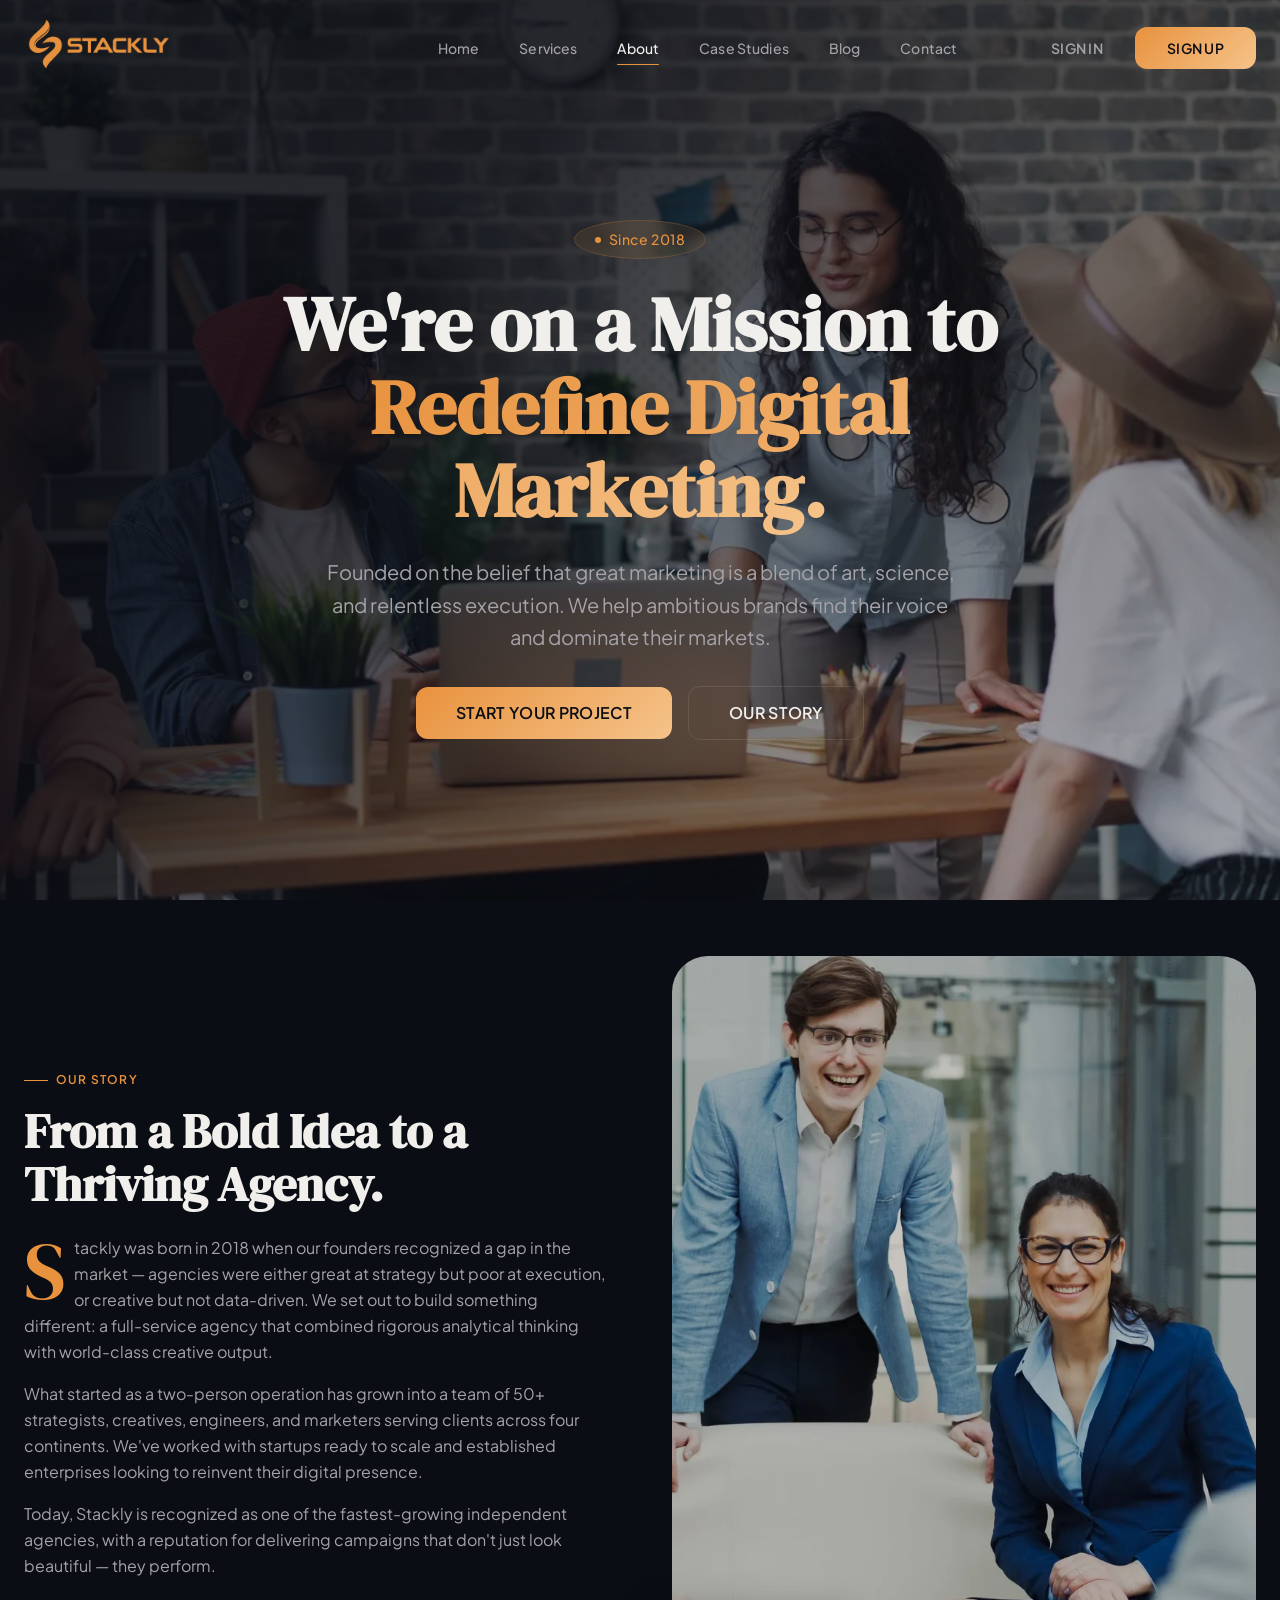
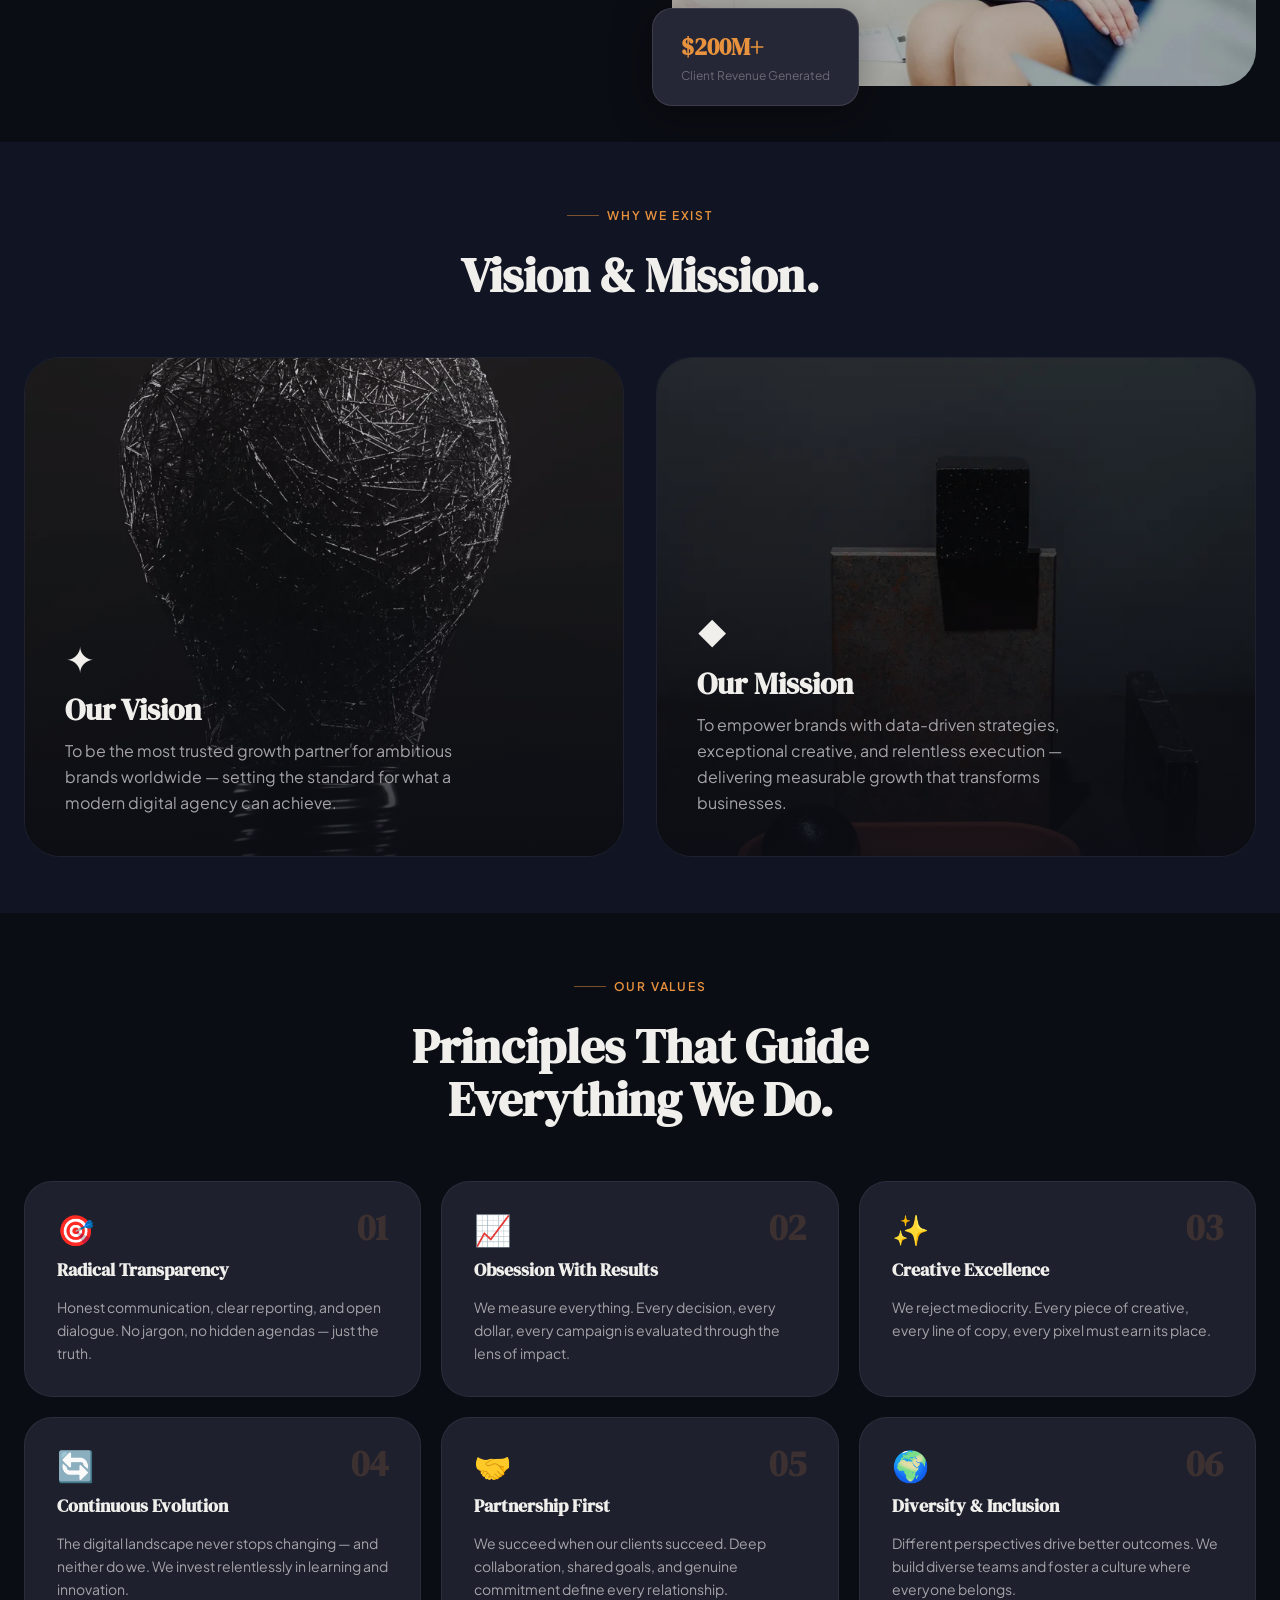
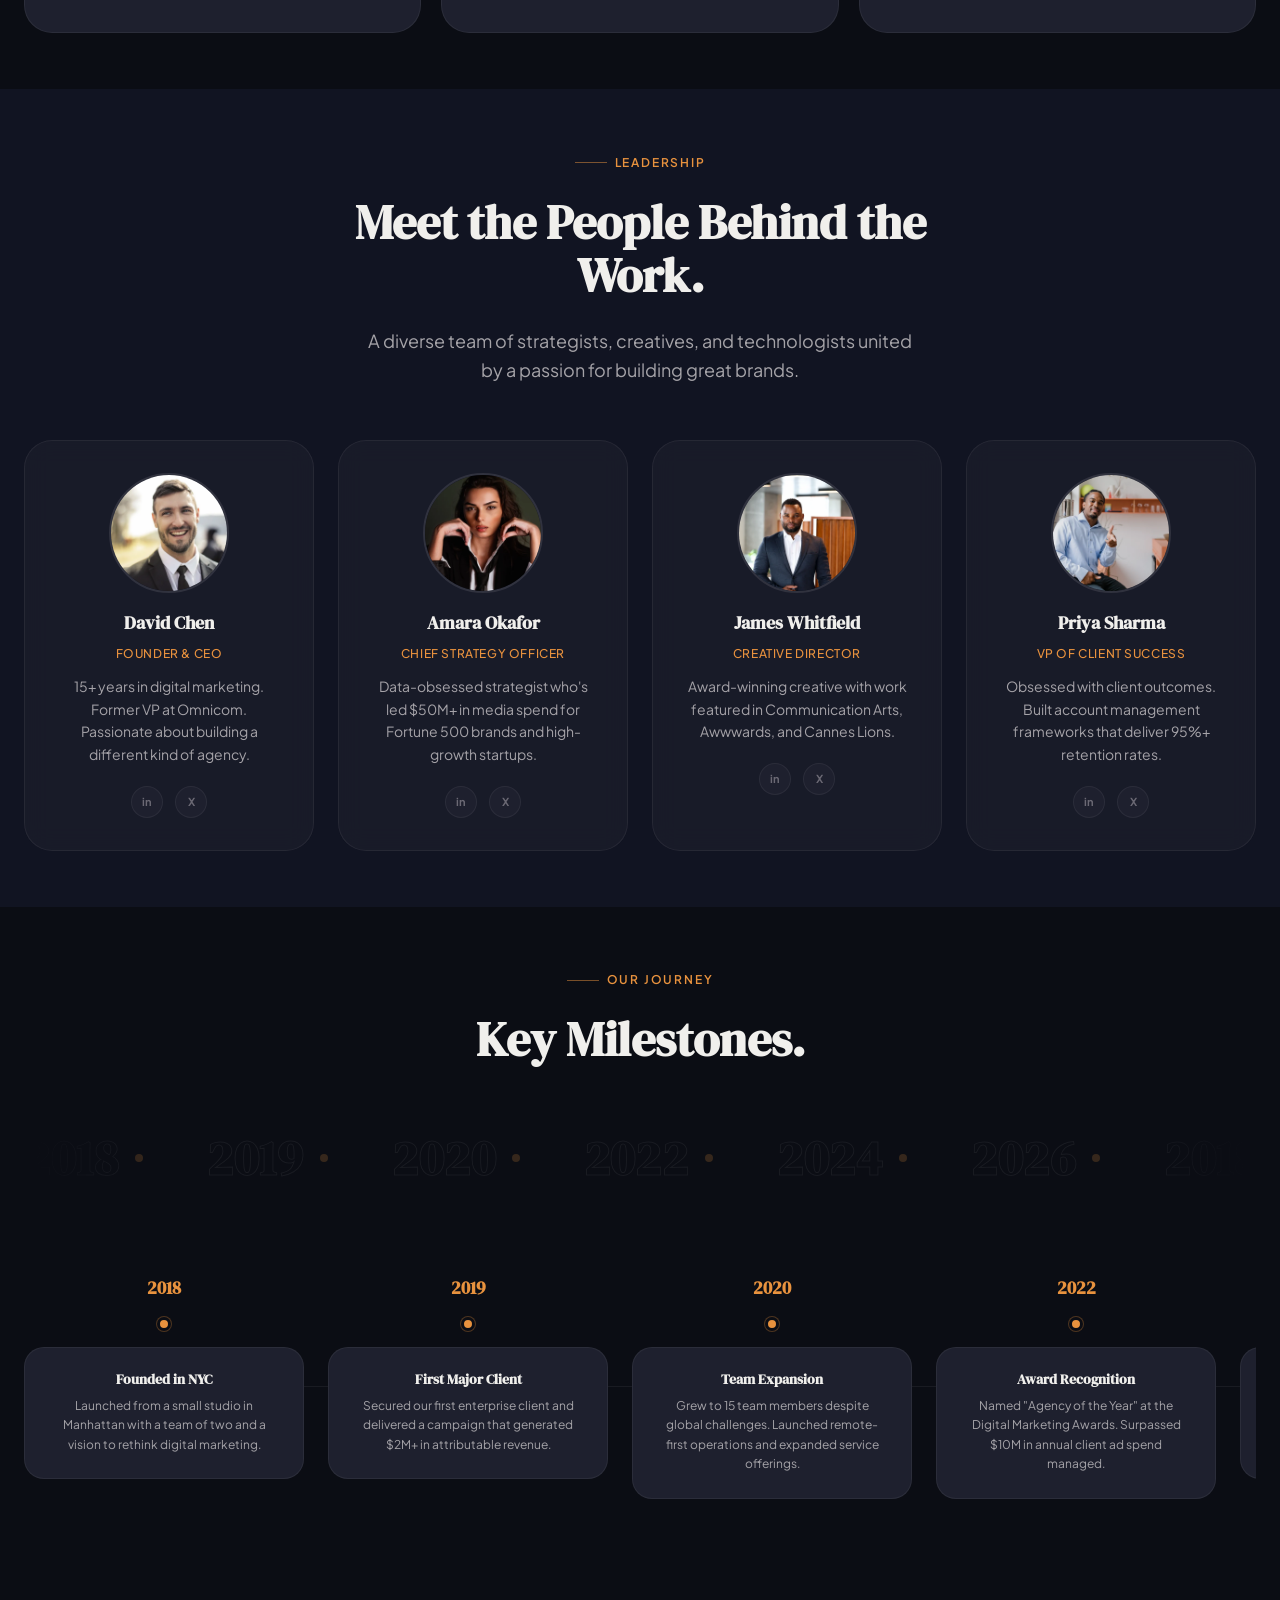
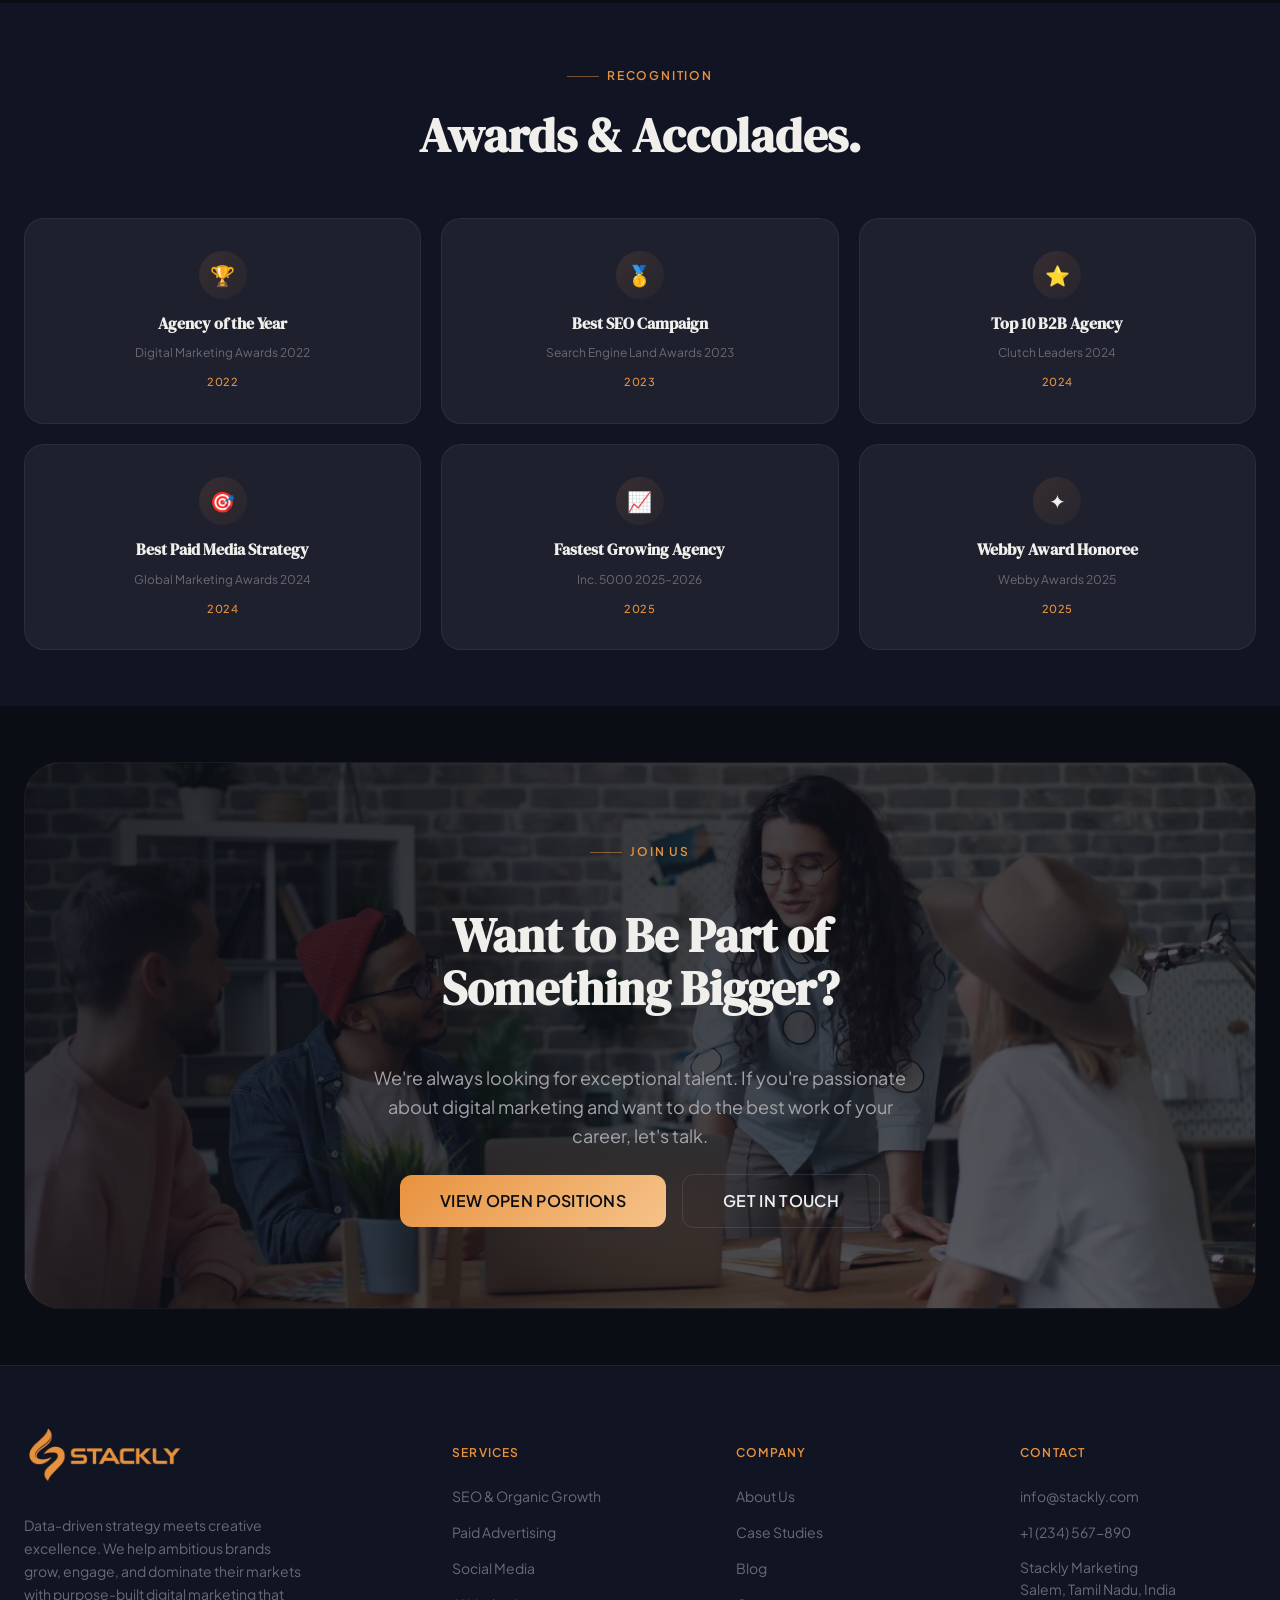
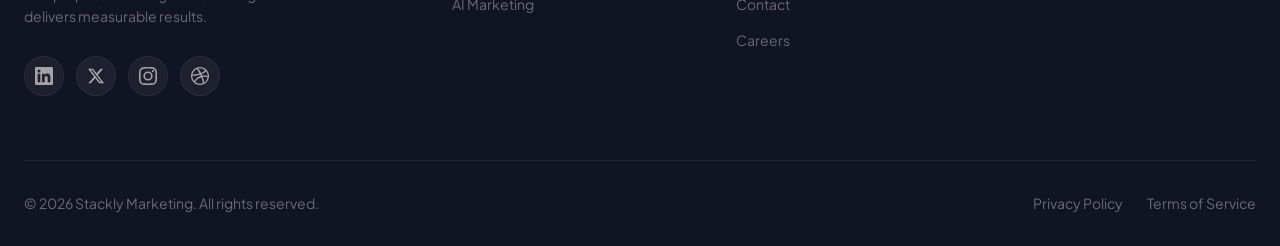
<file: about.html>
<!DOCTYPE html>
<html lang="en" data-theme="dark">
<head>
  <meta charset="UTF-8">
  <meta name="viewport" content="width=device-width, initial-scale=1.0">
  <meta name="description" content="About Stackly Marketing — Our story, vision, mission, team, values, and journey.">

  <link rel="preconnect" href="https://fonts.googleapis.com">
  <link rel="preconnect" href="https://fonts.gstatic.com" crossorigin>
  <link href="https://fonts.googleapis.com/css2?family=DM+Serif+Display:ital@0;1&family=Plus+Jakarta+Sans:wght@400;500;600;700&display=swap" rel="stylesheet">

  <link rel="stylesheet" href="assets/css/style.css">
  <link rel="stylesheet" href="assets/css/about.css">
  <link rel="stylesheet" href="assets/css/header.css">
  <link rel="stylesheet" href="assets/css/footer.css">
  <link rel="stylesheet" href="assets/css/responsive.css">

  <title>About — Stackly Marketing</title>
</head>
<body>

  <header class="header js-header">
    <div class="container header__inner">
      <a href="index.html" class="header__logo">
        <span class="header__logo-img" role="img" aria-label="Stackly Marketing"></span>
      </a>
      <nav class="header__nav js-nav">
        <ul class="header__nav-list">
          <li><a href="index.html" class="header__nav-link">Home</a></li>
          <li><a href="services.html" class="header__nav-link">Services</a></li>
          <li><a href="about.html" class="header__nav-link is-active">About</a></li>
          <li><a href="case-studies.html" class="header__nav-link">Case Studies</a></li>
          <li><a href="blog.html" class="header__nav-link">Blog</a></li>
          <li><a href="contact.html" class="header__nav-link">Contact</a></li>
        </ul>
      </nav>
      <div class="header__actions">
        <a href="signin.html" class="btn btn--ghost header__login">Sign In</a>
        <a href="signup.html" class="btn btn--primary header__cta">Sign Up</a>
        <button class="header__hamburger js-hamburger" aria-label="Toggle menu">
          <span class="header__hamburger-line"></span>
          <span class="header__hamburger-line"></span>
          <span class="header__hamburger-line"></span>
        </button>
      </div>
    </div>
  </header>

  <div class="header__offcanvas js-offcanvas">
    <div class="header__offcanvas-inner">
      <button class="header__offcanvas-close js-offcanvas-close" aria-label="Close menu">
        <span class="header__offcanvas-close-line"></span>
        <span class="header__offcanvas-close-line"></span>
      </button>
      <a href="index.html" class="header__offcanvas-logo">
        <span class="header__offcanvas-logo-img" role="img" aria-label="Stackly Marketing"></span>
      </a>
      <nav class="header__offcanvas-nav">
        <ul class="header__offcanvas-list">
          <li><a href="index.html" class="header__offcanvas-link">Home</a></li>
          <li><a href="services.html" class="header__offcanvas-link">Services</a></li>
          <li><a href="about.html" class="header__offcanvas-link is-active">About</a></li>
          <li><a href="case-studies.html" class="header__offcanvas-link">Case Studies</a></li>
          <li><a href="blog.html" class="header__offcanvas-link">Blog</a></li>
          <li><a href="contact.html" class="header__offcanvas-link">Contact</a></li>
        </ul>
      </nav>
      <div class="header__offcanvas-actions">
        <div class="header__offcanvas-btn-group">
          <a href="signin.html" class="btn btn--ghost header__offcanvas-btn">Sign In</a>
          <a href="signup.html" class="btn btn--primary header__offcanvas-btn">Sign Up</a>
        </div>
      </div>
    </div>
  </div>
  <div class="header__overlay js-overlay"></div>

  <main>

    <!-- ============================================
         SECTION 1 — HERO (Full-bleed image)
         ============================================ -->
    <section class="about-hero js-hero">
      <div class="about-hero__bg">
        <img src="assets/images/about-hero.webp" alt="Stackly team collaborating" class="about-hero__bg-img" loading="lazy">
      </div>
      <div class="about-hero__overlay"></div>
      <div class="about-hero__ring"></div>
      <div class="about-hero__ring about-hero__ring--inner"></div>
      <div class="container about-hero__inner">
        <div class="about-hero__badge">
          <span class="about-hero__badge-dot"></span>
          Since 2018
        </div>
        <h1 class="about-hero__title">
          We're on a Mission to<br>
          <span class="about-hero__title-accent">Redefine Digital Marketing.</span>
        </h1>
        <p class="about-hero__text">Founded on the belief that great marketing is a blend of art, science, and relentless execution. We help ambitious brands find their voice and dominate their markets.</p>
        <div class="about-hero__actions">
          <a href="404.html" class="btn btn--primary btn--lg js-magnetic">Start Your Project</a>
          <a href="404.html" class="btn btn--outline btn--lg js-magnetic">Our Story</a>
        </div>
      </div>
    </section>

    <!-- ============================================
         SECTION 2 — STORY (Magazine spread with dropcap)
         ============================================ -->
    <section id="story" class="about-story section reveal">
      <div class="container">
        <div class="about-story__grid">
          <div class="about-story__content">
            <div class="about-story__label">
              <span class="about-story__label-line"></span>
              Our Story
            </div>
            <h2 class="about-story__title">From a Bold Idea to a Thriving Agency.</h2>
            <p class="about-story__text">
              <span class="about-story__dropcap">S</span>tackly was born in 2018 when our founders recognized a gap in the market — agencies were either great at strategy but poor at execution, or creative but not data-driven. We set out to build something different: a full-service agency that combined rigorous analytical thinking with world-class creative output.
            </p>
            <p class="about-story__text">What started as a two-person operation has grown into a team of 50+ strategists, creatives, engineers, and marketers serving clients across four continents. We've worked with startups ready to scale and established enterprises looking to reinvent their digital presence.</p>
            <p class="about-story__text">Today, Stackly is recognized as one of the fastest-growing independent agencies, with a reputation for delivering campaigns that don't just look beautiful — they perform.</p>
          </div>
          <div class="about-story__image-wrap">
            <img src="assets/images/about-story.webp" alt="Stackly team meeting" class="about-story__image" loading="lazy">
            <div class="about-story__stat">
              <span class="about-story__stat-value">$200M+</span>
              <span class="about-story__stat-label">Client Revenue Generated</span>
            </div>
          </div>
        </div>
      </div>
    </section>

    <!-- ============================================
         SECTION 3 — VISION & MISSION (Image bg cards)
         ============================================ -->
    <section class="about-vision section reveal">
      <div class="container">
        <div class="about-vision__header stagger-children">
          <span class="section__label">Why We Exist</span>
          <h2 class="section__title">Vision & Mission.</h2>
        </div>
        <div class="about-vision__grid stagger-children">
          <div class="about-vision__card js-tilt-card js-glow-card reveal reveal--scale">
            <div class="about-vision__card-bg">
              <img src="assets/images/about-vision-bg.webp" alt="" class="about-vision__card-img" aria-hidden="true" loading="lazy">
            </div>
            <div class="about-vision__card-body">
              <div class="about-vision__card-icon">✦</div>
              <h3 class="about-vision__card-title">Our Vision</h3>
              <p class="about-vision__card-text">To be the most trusted growth partner for ambitious brands worldwide — setting the standard for what a modern digital agency can achieve.</p>
            </div>
          </div>
          <div class="about-vision__card js-tilt-card js-glow-card reveal reveal--scale">
            <div class="about-vision__card-bg">
              <img src="assets/images/about-mission-bg.webp" alt="" class="about-vision__card-img" aria-hidden="true" loading="lazy">
            </div>
            <div class="about-vision__card-body">
              <div class="about-vision__card-icon">◆</div>
              <h3 class="about-vision__card-title">Our Mission</h3>
              <p class="about-vision__card-text">To empower brands with data-driven strategies, exceptional creative, and relentless execution — delivering measurable growth that transforms businesses.</p>
            </div>
          </div>
        </div>
      </div>
    </section>

    <!-- ============================================
         SECTION 4 — VALUES (Numbered card grid)
         ============================================ -->
    <section class="about-values section reveal">
      <div class="container">
        <div class="about-values__header stagger-children">
          <span class="section__label">Our Values</span>
          <h2 class="section__title">Principles That Guide Everything We Do.</h2>
        </div>
        <div class="about-values__grid stagger-children">
          <div class="about-values__card reveal reveal--fade-up">
            <div class="about-values__card-top">
              <span class="about-values__card-icon">🎯</span>
              <span class="about-values__card-number">01</span>
            </div>
            <h3 class="about-values__card-title">Radical Transparency</h3>
            <p class="about-values__card-text">Honest communication, clear reporting, and open dialogue. No jargon, no hidden agendas — just the truth.</p>
          </div>
          <div class="about-values__card reveal reveal--fade-up">
            <div class="about-values__card-top">
              <span class="about-values__card-icon">📈</span>
              <span class="about-values__card-number">02</span>
            </div>
            <h3 class="about-values__card-title">Obsession With Results</h3>
            <p class="about-values__card-text">We measure everything. Every decision, every dollar, every campaign is evaluated through the lens of impact.</p>
          </div>
          <div class="about-values__card reveal reveal--fade-up">
            <div class="about-values__card-top">
              <span class="about-values__card-icon">✨</span>
              <span class="about-values__card-number">03</span>
            </div>
            <h3 class="about-values__card-title">Creative Excellence</h3>
            <p class="about-values__card-text">We reject mediocrity. Every piece of creative, every line of copy, every pixel must earn its place.</p>
          </div>
          <div class="about-values__card reveal reveal--fade-up">
            <div class="about-values__card-top">
              <span class="about-values__card-icon">🔄</span>
              <span class="about-values__card-number">04</span>
            </div>
            <h3 class="about-values__card-title">Continuous Evolution</h3>
            <p class="about-values__card-text">The digital landscape never stops changing — and neither do we. We invest relentlessly in learning and innovation.</p>
          </div>
          <div class="about-values__card reveal reveal--fade-up">
            <div class="about-values__card-top">
              <span class="about-values__card-icon">🤝</span>
              <span class="about-values__card-number">05</span>
            </div>
            <h3 class="about-values__card-title">Partnership First</h3>
            <p class="about-values__card-text">We succeed when our clients succeed. Deep collaboration, shared goals, and genuine commitment define every relationship.</p>
          </div>
          <div class="about-values__card reveal reveal--fade-up">
            <div class="about-values__card-top">
              <span class="about-values__card-icon">🌍</span>
              <span class="about-values__card-number">06</span>
            </div>
            <h3 class="about-values__card-title">Diversity & Inclusion</h3>
            <p class="about-values__card-text">Different perspectives drive better outcomes. We build diverse teams and foster a culture where everyone belongs.</p>
          </div>
        </div>
      </div>
    </section>

    <!-- ============================================
         SECTION 5 — TEAM (Profile cards with headshots)
         ============================================ -->
    <section class="about-team section reveal">
      <div class="container">
        <div class="about-team__header stagger-children">
          <span class="section__label">Leadership</span>
          <h2 class="section__title">Meet the People Behind the Work.</h2>
          <p class="section__subtitle">A diverse team of strategists, creatives, and technologists united by a passion for building great brands.</p>
        </div>
        <div class="about-team__grid stagger-children">
          <article class="about-team__card js-tilt-card reveal reveal--fade-up">
            <img src="assets/images/team-1.webp" alt="David Chen" class="about-team__avatar" loading="lazy">
            <h3 class="about-team__name">David Chen</h3>
            <span class="about-team__role">Founder & CEO</span>
            <p class="about-team__bio">15+ years in digital marketing. Former VP at Omnicom. Passionate about building a different kind of agency.</p>
            <div class="about-team__social">
              <a href="404.html" class="about-team__social-link" aria-label="LinkedIn">in</a>
              <a href="404.html" class="about-team__social-link" aria-label="Twitter">X</a>
            </div>
          </article>
          <article class="about-team__card js-tilt-card reveal reveal--fade-up">
            <img src="assets/images/team-2.webp" alt="Amara Okafor" class="about-team__avatar" loading="lazy">
            <h3 class="about-team__name">Amara Okafor</h3>
            <span class="about-team__role">Chief Strategy Officer</span>
            <p class="about-team__bio">Data-obsessed strategist who's led $50M+ in media spend for Fortune 500 brands and high-growth startups.</p>
            <div class="about-team__social">
              <a href="404.html" class="about-team__social-link" aria-label="LinkedIn">in</a>
              <a href="404.html" class="about-team__social-link" aria-label="Twitter">X</a>
            </div>
          </article>
          <article class="about-team__card js-tilt-card reveal reveal--fade-up">
            <img src="assets/images/team-3.webp" alt="James Whitfield" class="about-team__avatar" loading="lazy">
            <h3 class="about-team__name">James Whitfield</h3>
            <span class="about-team__role">Creative Director</span>
            <p class="about-team__bio">Award-winning creative with work featured in Communication Arts, Awwwards, and Cannes Lions.</p>
            <div class="about-team__social">
              <a href="404.html" class="about-team__social-link" aria-label="LinkedIn">in</a>
              <a href="404.html" class="about-team__social-link" aria-label="Twitter">X</a>
            </div>
          </article>
          <article class="about-team__card js-tilt-card reveal reveal--fade-up">
            <img src="assets/images/team-4.webp" alt="Priya Sharma" class="about-team__avatar" loading="lazy">
            <h3 class="about-team__name">Priya Sharma</h3>
            <span class="about-team__role">VP of Client Success</span>
            <p class="about-team__bio">Obsessed with client outcomes. Built account management frameworks that deliver 95%+ retention rates.</p>
            <div class="about-team__social">
              <a href="404.html" class="about-team__social-link" aria-label="LinkedIn">in</a>
              <a href="404.html" class="about-team__social-link" aria-label="Twitter">X</a>
            </div>
          </article>
        </div>
      </div>
    </section>

    <!-- ============================================
         SECTION 6 — TIMELINE (Horizontal scroll)
         ============================================ -->
    <section class="about-timeline section reveal">
      <div class="container">
        <div class="about-timeline__header stagger-children">
          <span class="section__label">Our Journey</span>
          <h2 class="section__title">Key Milestones.</h2>
        </div>
        <div class="about-timeline__marquee">
          <div class="about-timeline__marquee-track">
            <span class="about-timeline__marquee-item">2018<span class="about-timeline__marquee-item-dot"></span></span>
            <span class="about-timeline__marquee-item">2019<span class="about-timeline__marquee-item-dot"></span></span>
            <span class="about-timeline__marquee-item">2020<span class="about-timeline__marquee-item-dot"></span></span>
            <span class="about-timeline__marquee-item">2022<span class="about-timeline__marquee-item-dot"></span></span>
            <span class="about-timeline__marquee-item">2024<span class="about-timeline__marquee-item-dot"></span></span>
            <span class="about-timeline__marquee-item">2026<span class="about-timeline__marquee-item-dot"></span></span>
            <span class="about-timeline__marquee-item">2018<span class="about-timeline__marquee-item-dot"></span></span>
            <span class="about-timeline__marquee-item">2019<span class="about-timeline__marquee-item-dot"></span></span>
            <span class="about-timeline__marquee-item">2020<span class="about-timeline__marquee-item-dot"></span></span>
            <span class="about-timeline__marquee-item">2022<span class="about-timeline__marquee-item-dot"></span></span>
            <span class="about-timeline__marquee-item">2024<span class="about-timeline__marquee-item-dot"></span></span>
            <span class="about-timeline__marquee-item">2026<span class="about-timeline__marquee-item-dot"></span></span>
          </div>
        </div>
        <div class="about-timeline__track stagger-children" id="timeline-track">
          <div class="about-timeline__line">
            <div class="about-timeline__line-progress" id="timeline-progress"></div>
          </div>
          <div class="about-timeline__item reveal reveal--fade-up">
            <span class="about-timeline__item-year">2018</span>
            <div class="about-timeline__item-dot"></div>
            <div class="about-timeline__item-card">
              <h4 class="about-timeline__item-title">Founded in NYC</h4>
              <p class="about-timeline__item-text">Launched from a small studio in Manhattan with a team of two and a vision to rethink digital marketing.</p>
            </div>
          </div>
          <div class="about-timeline__item reveal reveal--fade-up">
            <span class="about-timeline__item-year">2019</span>
            <div class="about-timeline__item-dot"></div>
            <div class="about-timeline__item-card">
              <h4 class="about-timeline__item-title">First Major Client</h4>
              <p class="about-timeline__item-text">Secured our first enterprise client and delivered a campaign that generated $2M+ in attributable revenue.</p>
            </div>
          </div>
          <div class="about-timeline__item reveal reveal--fade-up">
            <span class="about-timeline__item-year">2020</span>
            <div class="about-timeline__item-dot"></div>
            <div class="about-timeline__item-card">
              <h4 class="about-timeline__item-title">Team Expansion</h4>
              <p class="about-timeline__item-text">Grew to 15 team members despite global challenges. Launched remote-first operations and expanded service offerings.</p>
            </div>
          </div>
          <div class="about-timeline__item reveal reveal--fade-up">
            <span class="about-timeline__item-year">2022</span>
            <div class="about-timeline__item-dot"></div>
            <div class="about-timeline__item-card">
              <h4 class="about-timeline__item-title">Award Recognition</h4>
              <p class="about-timeline__item-text">Named "Agency of the Year" at the Digital Marketing Awards. Surpassed $10M in annual client ad spend managed.</p>
            </div>
          </div>
          <div class="about-timeline__item reveal reveal--fade-up">
            <span class="about-timeline__item-year">2024</span>
            <div class="about-timeline__item-dot"></div>
            <div class="about-timeline__item-card">
              <h4 class="about-timeline__item-title">Global Reach</h4>
              <p class="about-timeline__item-text">Opened offices in London and Sydney. Team grew to 50+ serving clients across 4 continents.</p>
            </div>
          </div>
          <div class="about-timeline__item reveal reveal--fade-up">
            <span class="about-timeline__item-year">2026</span>
            <div class="about-timeline__item-dot"></div>
            <div class="about-timeline__item-card">
              <h4 class="about-timeline__item-title">AI Innovation</h4>
              <p class="about-timeline__item-text">Launched proprietary AI marketing platform. Named to Inc. 5000 list of fastest-growing private companies.</p>
            </div>
          </div>
        </div>
      </div>
    </section>

    <!-- ============================================
         SECTION 7 — AWARDS + CTA
         ============================================ -->
    <section class="about-awards section reveal">
      <div class="container">
        <div class="about-awards__header stagger-children">
          <span class="section__label">Recognition</span>
          <h2 class="section__title">Awards & Accolades.</h2>
        </div>
        <div class="about-awards__grid stagger-children">
          <div class="about-awards__card reveal reveal--fade-up">
            <div class="about-awards__card-icon">🏆</div>
            <h3 class="about-awards__card-title">Agency of the Year</h3>
            <span class="about-awards__card-org">Digital Marketing Awards 2022</span>
            <span class="about-awards__card-year">2022</span>
          </div>
          <div class="about-awards__card reveal reveal--fade-up">
            <div class="about-awards__card-icon">🥇</div>
            <h3 class="about-awards__card-title">Best SEO Campaign</h3>
            <span class="about-awards__card-org">Search Engine Land Awards 2023</span>
            <span class="about-awards__card-year">2023</span>
          </div>
          <div class="about-awards__card reveal reveal--fade-up">
            <div class="about-awards__card-icon">⭐</div>
            <h3 class="about-awards__card-title">Top 10 B2B Agency</h3>
            <span class="about-awards__card-org">Clutch Leaders 2024</span>
            <span class="about-awards__card-year">2024</span>
          </div>
          <div class="about-awards__card reveal reveal--fade-up">
            <div class="about-awards__card-icon">🎯</div>
            <h3 class="about-awards__card-title">Best Paid Media Strategy</h3>
            <span class="about-awards__card-org">Global Marketing Awards 2024</span>
            <span class="about-awards__card-year">2024</span>
          </div>
          <div class="about-awards__card reveal reveal--fade-up">
            <div class="about-awards__card-icon">📈</div>
            <h3 class="about-awards__card-title">Fastest Growing Agency</h3>
            <span class="about-awards__card-org">Inc. 5000 2025–2026</span>
            <span class="about-awards__card-year">2025</span>
          </div>
          <div class="about-awards__card reveal reveal--fade-up">
            <div class="about-awards__card-icon">✦</div>
            <h3 class="about-awards__card-title">Webby Award Honoree</h3>
            <span class="about-awards__card-org">Webby Awards 2025</span>
            <span class="about-awards__card-year">2025</span>
          </div>
        </div>
      </div>
    </section>

    <!-- CTA -->
    <section class="about-cta section reveal">
      <div class="container">
        <div class="about-cta__inner">
          <div class="about-cta__bg">
            <img src="assets/images/about-hero.webp" alt="" class="about-cta__bg-img" loading="lazy" aria-hidden="true">
          </div>
          <div class="about-cta__overlay"></div>
          <div class="about-cta__content stagger-children">
            <span class="section__label">Join Us</span>
            <h2 class="section__title">Want to Be Part of Something Bigger?</h2>
            <p class="section__subtitle">We're always looking for exceptional talent. If you're passionate about digital marketing and want to do the best work of your career, let's talk.</p>
            <div class="about-hero__actions">
              <a href="404.html" class="btn btn--primary btn--lg js-magnetic">View Open Positions</a>
              <a href="404.html" class="btn btn--outline btn--lg js-magnetic">Get in Touch</a>
            </div>
          </div>
        </div>
      </div>
    </section>

  </main>

  <footer class="footer">
    <div class="container">
      <div class="footer__grid">
        <div class="footer__brand">
          <a href="index.html" class="footer__logo"><span class="footer__logo-img" role="img" aria-label="Stackly Marketing"></span></a>
          <p class="footer__tagline">Data-driven strategy meets creative excellence. We help ambitious brands grow, engage, and dominate their markets with purpose-built digital marketing that delivers measurable results.</p>
          <div class="footer__social">
            <a href="404.html" class="footer__social-link" aria-label="LinkedIn"><svg viewBox="0 0 24 24"><path d="M20.447 20.452h-3.554v-5.569c0-1.328-.027-3.037-1.852-3.037-1.853 0-2.136 1.445-2.136 2.939v5.667H9.351V9h3.414v1.561h.046c.477-.9 1.637-1.85 3.37-1.85 3.601 0 4.267 2.37 4.267 5.455v6.286zM5.337 7.433a2.062 2.062 0 01-2.063-2.065 2.064 2.064 0 112.063 2.065zm1.782 13.019H3.555V9h3.564v11.452zM22.225 0H1.771C.792 0 0 .774 0 1.729v20.542C0 23.227.792 24 1.771 24h20.451C23.2 24 24 23.227 24 22.271V1.729C24 .774 23.2 0 22.222 0h.003z"/></svg></a>
            <a href="404.html" class="footer__social-link" aria-label="Twitter"><svg viewBox="0 0 24 24"><path d="M18.244 2.25h3.308l-7.227 8.26 8.502 11.24H16.17l-5.214-6.817L4.99 21.75H1.68l7.73-8.835L1.254 2.25H8.08l4.713 6.231zm-1.161 17.52h1.833L7.084 4.126H5.117z"/></svg></a>
            <a href="404.html" class="footer__social-link" aria-label="Instagram"><svg viewBox="0 0 24 24"><path d="M12 2.163c3.204 0 3.584.012 4.85.07 3.252.148 4.771 1.691 4.919 4.919.058 1.265.069 1.645.069 4.849 0 3.205-.012 3.584-.069 4.849-.149 3.225-1.664 4.771-4.919 4.919-1.266.058-1.644.07-4.85.07-3.204 0-3.584-.012-4.849-.07-3.26-.149-4.771-1.699-4.919-4.92-.058-1.265-.07-1.644-.07-4.849 0-3.204.013-3.583.07-4.849.149-3.227 1.664-4.771 4.919-4.919 1.266-.057 1.645-.069 4.849-.069zM12 0C8.741 0 8.333.014 7.053.072 2.695.272.273 2.69.073 7.052.014 8.333 0 8.741 0 12c0 3.259.014 3.668.072 4.948.2 4.358 2.618 6.78 6.98 6.98C8.333 23.986 8.741 24 12 24c3.259 0 3.668-.014 4.948-.072 4.354-.2 6.782-2.618 6.979-6.98.059-1.28.073-1.689.073-4.948 0-3.259-.014-3.667-.072-4.947-.196-4.354-2.617-6.78-6.979-6.98C15.668.014 15.259 0 12 0zm0 5.838a6.162 6.162 0 100 12.324 6.162 6.162 0 000-12.324zM12 16a4 4 0 110-8 4 4 0 010 8zm6.406-11.845a1.44 1.44 0 100 2.881 1.44 1.44 0 000-2.881z"/></svg></a>
            <a href="404.html" class="footer__social-link" aria-label="Dribbble"><svg viewBox="0 0 24 24"><path d="M12 24C5.385 24 0 18.615 0 12S5.385 0 12 0s12 5.385 12 12-5.385 12-12 12zm10.12-10.358c-.35-.11-3.17-.953-6.384-.438 1.34 3.684 1.887 6.684 1.992 7.308 2.3-1.555 3.936-4.02 4.395-6.87zm-6.115 7.808c-.153-.9-.75-4.032-2.19-7.77l-.066.02c-5.79 2.015-7.86 6.025-8.04 6.4 1.73 1.358 3.92 2.166 6.29 2.166 1.42 0 2.77-.29 4-.816zm-11.62-2.58c.232-.4 3.045-5.055 8.332-6.765.135-.045.27-.084.405-.12-.26-.585-.54-1.167-.832-1.74C7.17 11.775 2.206 11.71 1.756 11.7l-.004.312c0 2.633.998 5.037 2.634 6.855zm-2.42-8.955c.46.008 4.683.026 9.477-1.248-1.698-3.018-3.53-5.558-3.8-5.928-2.868 1.35-5.01 3.99-5.676 7.17zM9.6 2.052c.282.38 2.145 2.914 3.822 6 3.645-1.365 5.19-3.44 5.373-3.702-1.81-1.61-4.19-2.586-6.795-2.586-.825 0-1.63.1-2.4.29zm10.335 3.483c-.218.29-1.91 2.493-5.724 4.04.24.49.47.985.68 1.486.08.18.15.36.22.53 3.41-.43 6.8.26 7.14.33-.02-2.42-.88-4.64-2.31-6.38z"/></svg></a>
          </div>
        </div>
        <div class="footer__col">
          <h4 class="footer__col-title">Services</h4>
          <ul class="footer__col-list">
            <li><a href="404.html" class="footer__col-link">SEO & Organic Growth</a></li>
            <li><a href="404.html" class="footer__col-link">Paid Advertising</a></li>
            <li><a href="404.html" class="footer__col-link">Social Media</a></li>
            <li><a href="404.html" class="footer__col-link">AI Marketing</a></li>
          </ul>
        </div>
        <div class="footer__col">
          <h4 class="footer__col-title">Company</h4>
          <ul class="footer__col-list">
            <li><a href="about.html" class="footer__col-link">About Us</a></li>
            <li><a href="case-studies.html" class="footer__col-link">Case Studies</a></li>
            <li><a href="blog.html" class="footer__col-link">Blog</a></li>
            <li><a href="contact.html" class="footer__col-link">Contact</a></li>
            <li><a href="contact.html" class="footer__col-link">Careers</a></li>
          </ul>
        </div>
        <div class="footer__col">
          <h4 class="footer__col-title">Contact</h4>
          <ul class="footer__col-list">
            <li><a href="404.html" class="footer__col-link">info@stackly.com</a></li>
            <li><a href="404.html" class="footer__col-link">+1 (234) 567-890</a></li>
            <li class="footer__col-address">Stackly Marketing<br>Salem, Tamil Nadu, India</li>
          </ul>
        </div>
      </div>
      <div class="footer__bottom">
        <span class="footer__copyright">&copy; 2026 Stackly Marketing. All rights reserved.</span>
        <div class="footer__legal">
          <a href="#" class="footer__legal-link">Privacy Policy</a>
          <a href="#" class="footer__legal-link">Terms of Service</a>
        </div>
      </div>
    </div>
  </footer>

  <script src="assets/js/main.js"></script>
</body>
</html>
</file>
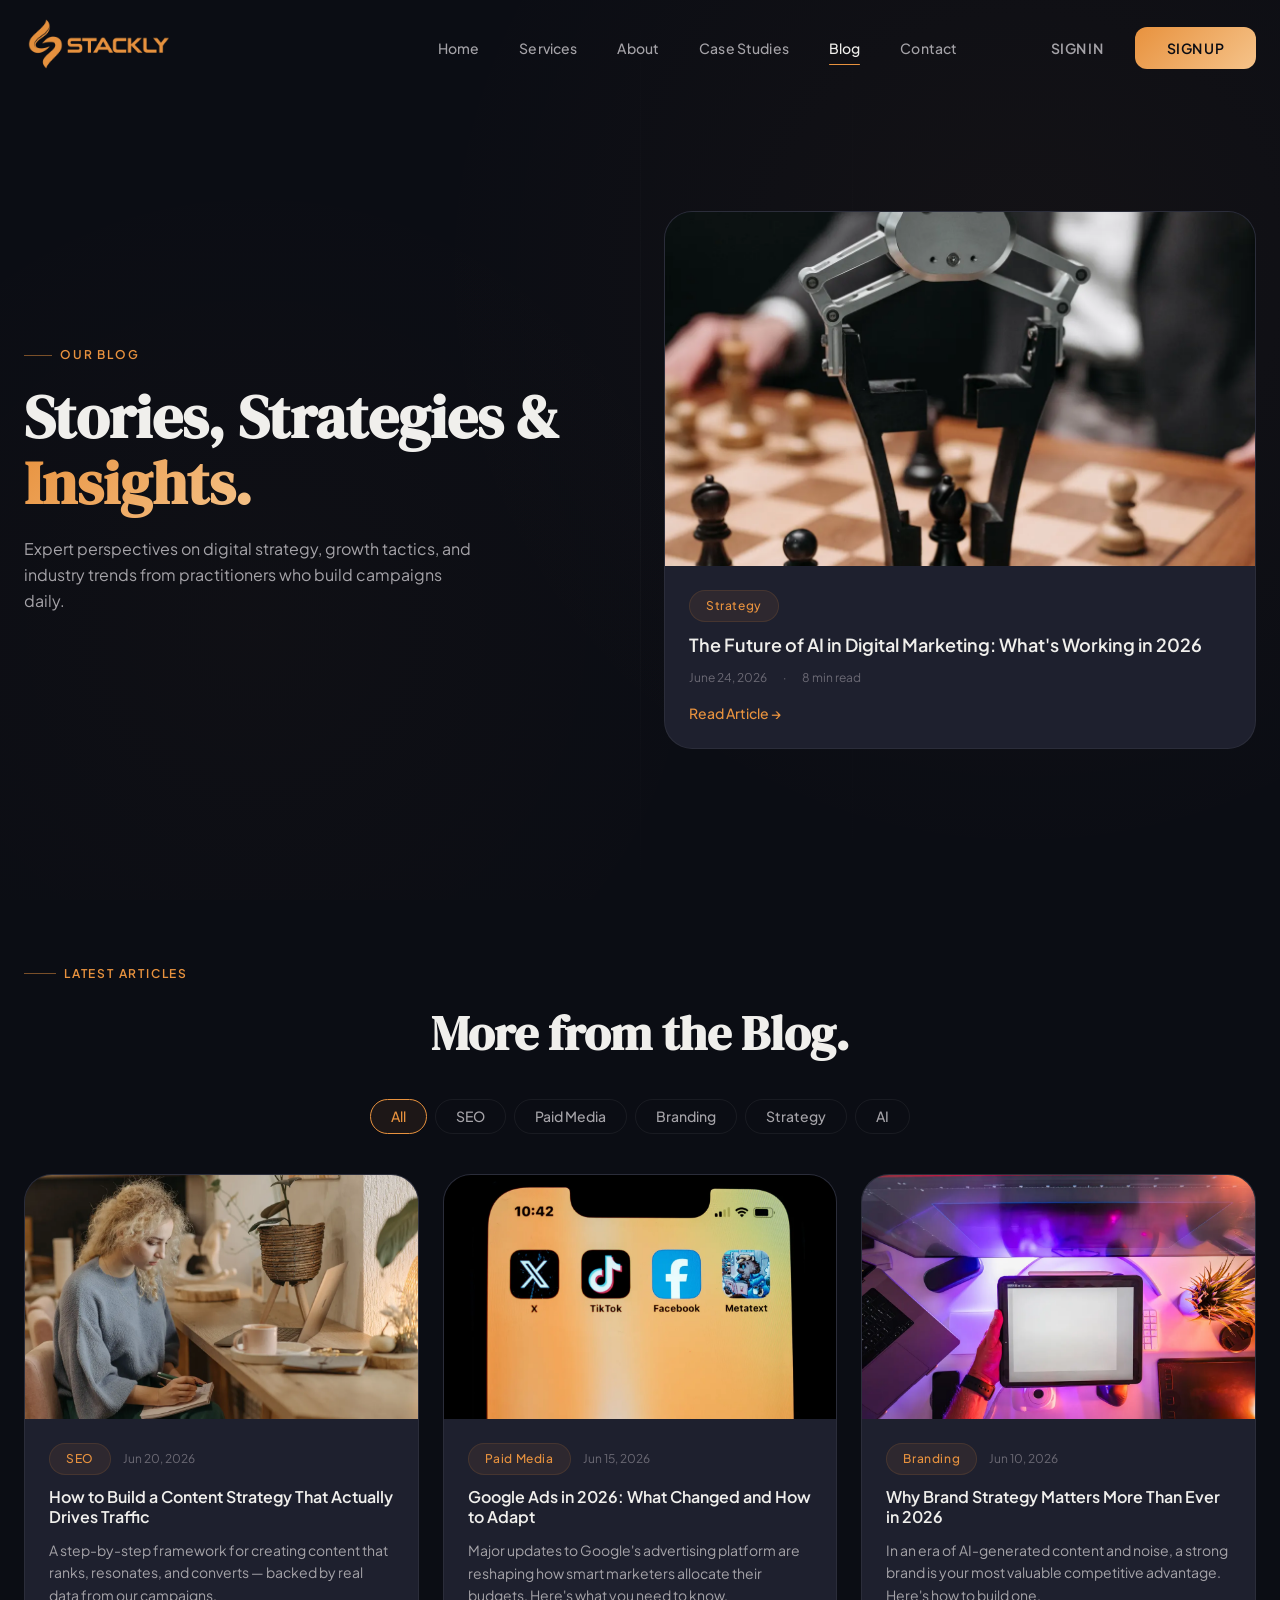
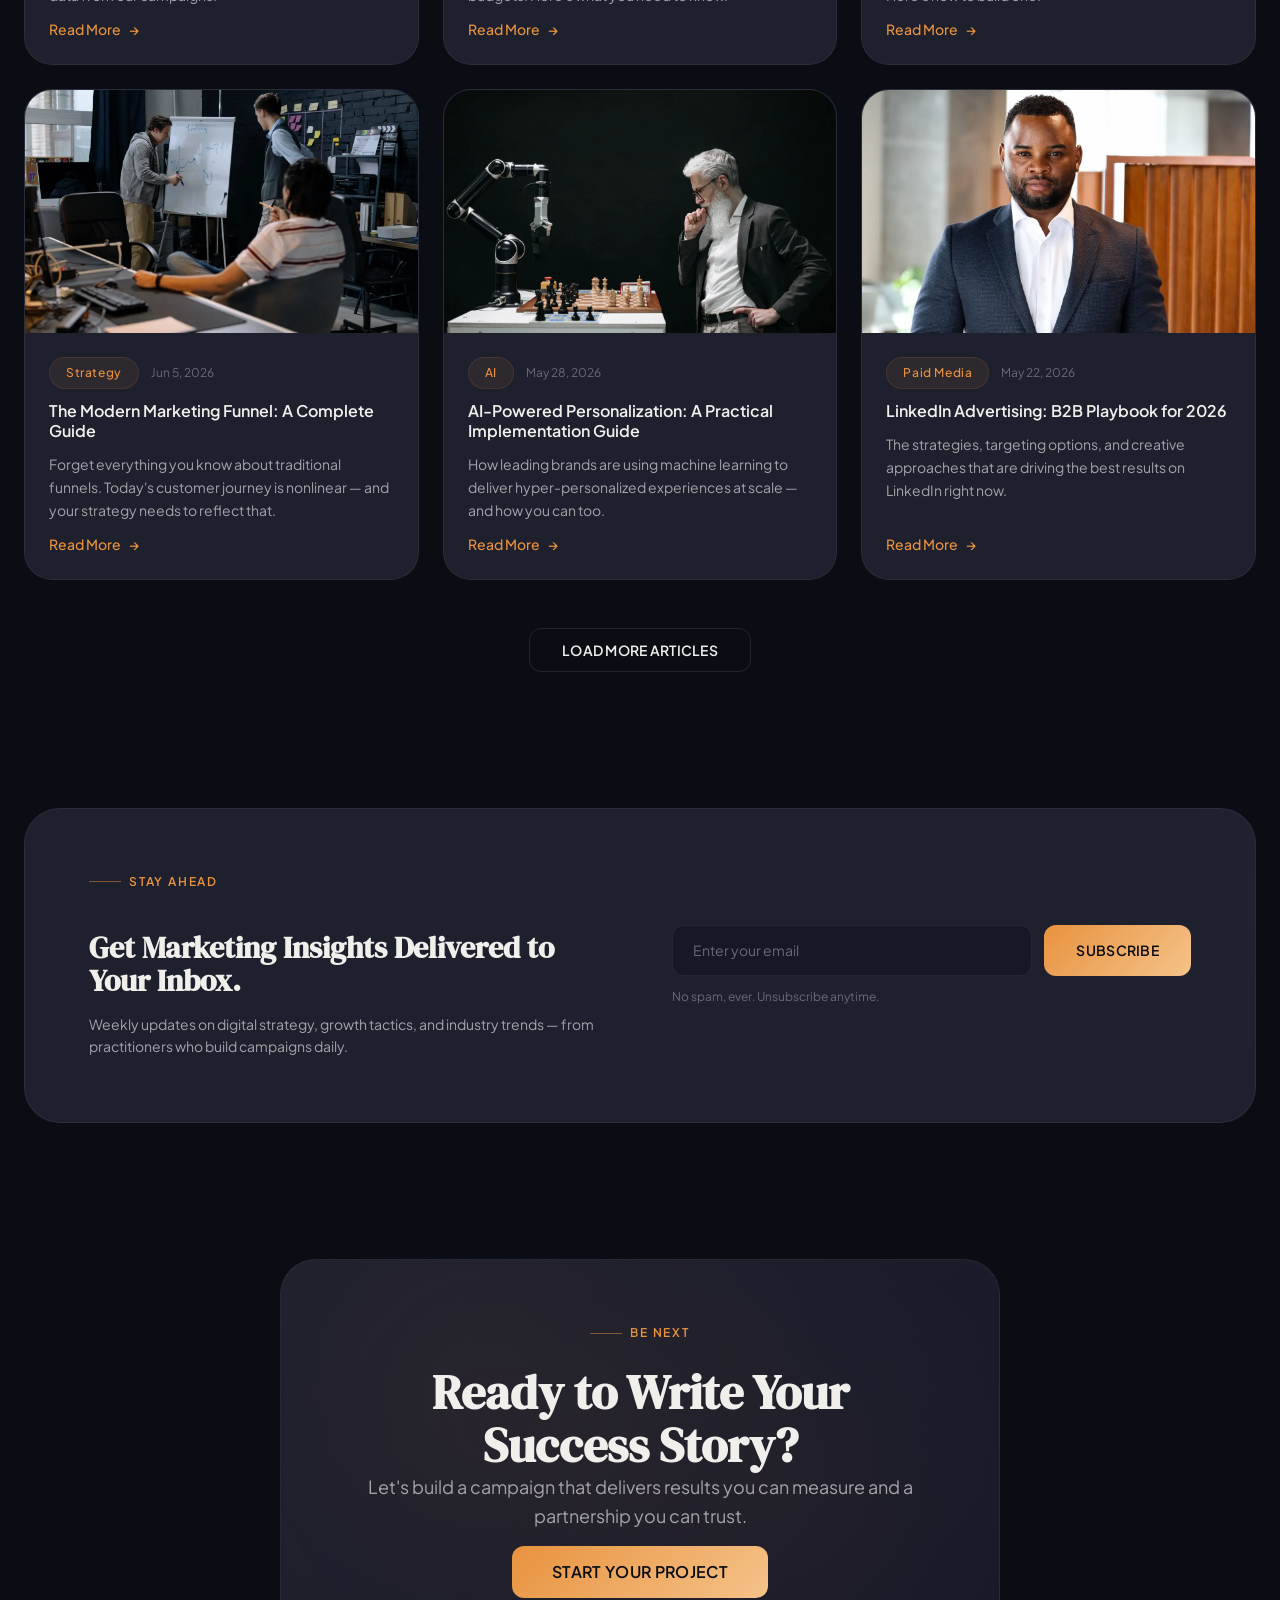
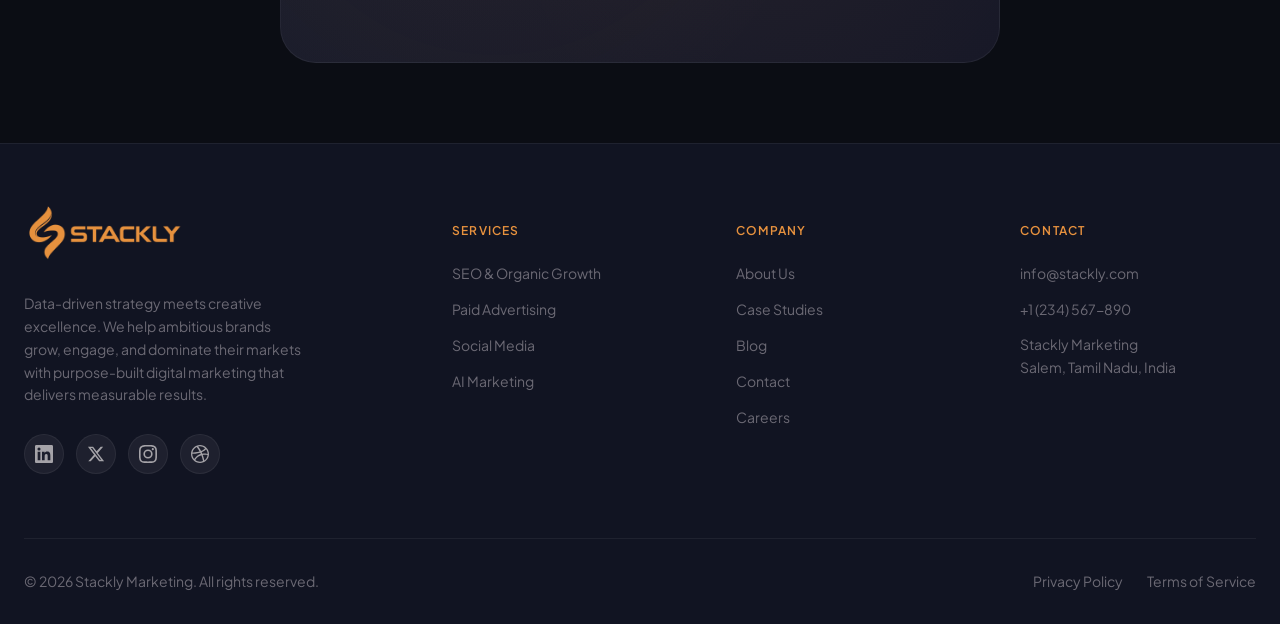
<file: blog.html>
<!DOCTYPE html>
<html lang="en" data-theme="dark">
<head>
  <meta charset="UTF-8">
  <meta name="viewport" content="width=device-width, initial-scale=1.0">
  <meta name="description" content="Stackly Marketing Blog — Insights on digital marketing strategy, SEO, paid advertising, branding, and growth.">

  <link rel="preconnect" href="https://fonts.googleapis.com">
  <link rel="preconnect" href="https://fonts.gstatic.com" crossorigin>
  <link href="https://fonts.googleapis.com/css2?family=DM+Serif+Display:ital@0;1&family=Plus+Jakarta+Sans:wght@400;500;600;700&display=swap" rel="stylesheet">

  <link rel="stylesheet" href="assets/css/style.css">
  <link rel="stylesheet" href="assets/css/blog.css">
  <link rel="stylesheet" href="assets/css/header.css">
  <link rel="stylesheet" href="assets/css/footer.css">
  <link rel="stylesheet" href="assets/css/responsive.css">

  <title>Blog — Stackly Marketing</title>
</head>
<body>

  <header class="header js-header">
    <div class="container header__inner">
      <a href="index.html" class="header__logo">
        <span class="header__logo-img" role="img" aria-label="Stackly Marketing"></span>
      </a>
      <nav class="header__nav js-nav">
        <ul class="header__nav-list">
          <li><a href="index.html" class="header__nav-link">Home</a></li>
          <li><a href="services.html" class="header__nav-link">Services</a></li>
          <li><a href="about.html" class="header__nav-link">About</a></li>
          <li><a href="case-studies.html" class="header__nav-link">Case Studies</a></li>
          <li><a href="blog.html" class="header__nav-link is-active">Blog</a></li>
          <li><a href="contact.html" class="header__nav-link">Contact</a></li>
        </ul>
      </nav>
      <div class="header__actions">
        <a href="signin.html" class="btn btn--ghost header__login">Sign In</a>
        <a href="signup.html" class="btn btn--primary header__cta">Sign Up</a>
        <button class="header__hamburger js-hamburger" aria-label="Toggle menu">
          <span class="header__hamburger-line"></span>
          <span class="header__hamburger-line"></span>
          <span class="header__hamburger-line"></span>
        </button>
      </div>
    </div>
  </header>

  <!-- Mobile Offcanvas -->
  <div class="header__offcanvas js-offcanvas">
    <div class="header__offcanvas-inner">
      <button class="header__offcanvas-close js-offcanvas-close" aria-label="Close menu">
        <span class="header__offcanvas-close-line"></span>
        <span class="header__offcanvas-close-line"></span>
      </button>
      <a href="index.html" class="header__offcanvas-logo">
        <span class="header__offcanvas-logo-img" role="img" aria-label="Stackly Marketing"></span>
      </a>
      <nav class="header__offcanvas-nav">
        <ul class="header__offcanvas-list">
          <li><a href="index.html" class="header__offcanvas-link">Home</a></li>
          <li><a href="services.html" class="header__offcanvas-link">Services</a></li>
          <li><a href="about.html" class="header__offcanvas-link">About</a></li>
          <li><a href="case-studies.html" class="header__offcanvas-link">Case Studies</a></li>
          <li><a href="blog.html" class="header__offcanvas-link is-active">Blog</a></li>
          <li><a href="contact.html" class="header__offcanvas-link">Contact</a></li>
        </ul>
      </nav>
      <div class="header__offcanvas-actions">
        <div class="header__offcanvas-btn-group">
          <a href="signin.html" class="btn btn--ghost header__offcanvas-btn">Sign In</a>
          <a href="signup.html" class="btn btn--primary header__offcanvas-btn">Sign Up</a>
        </div>
      </div>
    </div>
  </div>
  <div class="header__overlay js-overlay"></div>

  <main>

    <!-- ============================================
         SECTION 1 — HERO (Editorial newsroom w/ featured card)
         ============================================ -->
    <section class="blog-hero js-hero">
      <div class="blog-hero__bg"></div>
      <div class="blog-hero__lines"></div>
      <div class="container">
        <div class="blog-hero__inner">
          <div class="blog-hero__content">
            <span class="blog-hero__badge">Our Blog</span>
            <h1 class="blog-hero__title">
              Stories, Strategies &<br>
              <span class="blog-hero__accent">Insights.</span>
            </h1>
            <p class="blog-hero__text">Expert perspectives on digital strategy, growth tactics, and industry trends from practitioners who build campaigns daily.</p>
          </div>
          <article class="blog-hero__featured">
            <div class="blog-hero__featured-image">
              <img src="assets/images/blog-featured.webp" alt="Featured article" loading="lazy">
            </div>
            <div class="blog-hero__featured-body">
              <span class="tag blog-hero__featured-tag">Strategy</span>
              <h3 class="blog-hero__featured-title">The Future of AI in Digital Marketing: What's Working in 2026</h3>
              <div class="blog-hero__featured-meta">
                <span>June 24, 2026</span>
                <span>·</span>
                <span>8 min read</span>
              </div>
              <a href="404.html" class="blog-hero__featured-link">Read Article →</a>
            </div>
          </article>
        </div>
      </div>
    </section>

    <!-- ============================================
         SECTION 2 — BLOG GRID
         ============================================ -->
    <section class="blog-grid section">
      <div class="container">
        <div class="blog-grid__header stagger-children">
          <span class="section__label">Latest Articles</span>
          <h2 class="section__title">More from the Blog.</h2>
        </div>
        <div class="blog-grid__categories">
          <button class="blog-grid__category is-active" data-filter="*">All</button>
          <button class="blog-grid__category" data-filter="seo">SEO</button>
          <button class="blog-grid__category" data-filter="paid">Paid Media</button>
          <button class="blog-grid__category" data-filter="branding">Branding</button>
          <button class="blog-grid__category" data-filter="strategy">Strategy</button>
          <button class="blog-grid__category" data-filter="ai">AI</button>
        </div>
        <div class="blog-grid__items">
          <article class="blog-grid__card" data-category="seo">
            <div class="blog-grid__card-image">
              <img src="assets/images/blog-1.webp" alt="Content strategy" loading="lazy">
            </div>
            <div class="blog-grid__card-body">
              <div class="blog-grid__card-meta">
                <span class="tag">SEO</span>
                <span class="blog-grid__card-date">Jun 20, 2026</span>
              </div>
              <h3 class="blog-grid__card-title">How to Build a Content Strategy That Actually Drives Traffic</h3>
              <p class="blog-grid__card-text">A step-by-step framework for creating content that ranks, resonates, and converts — backed by real data from our campaigns.</p>
              <a href="404.html" class="blog-grid__card-link">Read More <span>→</span></a>
            </div>
          </article>
          <article class="blog-grid__card" data-category="paid">
            <div class="blog-grid__card-image">
              <img src="assets/images/blog-2.webp" alt="Google Ads" loading="lazy">
            </div>
            <div class="blog-grid__card-body">
              <div class="blog-grid__card-meta">
                <span class="tag">Paid Media</span>
                <span class="blog-grid__card-date">Jun 15, 2026</span>
              </div>
              <h3 class="blog-grid__card-title">Google Ads in 2026: What Changed and How to Adapt</h3>
              <p class="blog-grid__card-text">Major updates to Google's advertising platform are reshaping how smart marketers allocate their budgets. Here's what you need to know.</p>
              <a href="404.html" class="blog-grid__card-link">Read More <span>→</span></a>
            </div>
          </article>
          <article class="blog-grid__card" data-category="branding">
            <div class="blog-grid__card-image">
              <img src="assets/images/blog-3.webp" alt="Brand strategy" loading="lazy">
            </div>
            <div class="blog-grid__card-body">
              <div class="blog-grid__card-meta">
                <span class="tag">Branding</span>
                <span class="blog-grid__card-date">Jun 10, 2026</span>
              </div>
              <h3 class="blog-grid__card-title">Why Brand Strategy Matters More Than Ever in 2026</h3>
              <p class="blog-grid__card-text">In an era of AI-generated content and noise, a strong brand is your most valuable competitive advantage. Here's how to build one.</p>
              <a href="404.html" class="blog-grid__card-link">Read More <span>→</span></a>
            </div>
          </article>
          <article class="blog-grid__card" data-category="strategy">
            <div class="blog-grid__card-image">
              <img src="assets/images/blog-4.webp" alt="Marketing funnel" loading="lazy">
            </div>
            <div class="blog-grid__card-body">
              <div class="blog-grid__card-meta">
                <span class="tag">Strategy</span>
                <span class="blog-grid__card-date">Jun 5, 2026</span>
              </div>
              <h3 class="blog-grid__card-title">The Modern Marketing Funnel: A Complete Guide</h3>
              <p class="blog-grid__card-text">Forget everything you know about traditional funnels. Today's customer journey is nonlinear — and your strategy needs to reflect that.</p>
              <a href="404.html" class="blog-grid__card-link">Read More <span>→</span></a>
            </div>
          </article>
          <article class="blog-grid__card" data-category="ai">
            <div class="blog-grid__card-image">
              <img src="assets/images/blog-5.webp" alt="AI personalization" loading="lazy">
            </div>
            <div class="blog-grid__card-body">
              <div class="blog-grid__card-meta">
                <span class="tag">AI</span>
                <span class="blog-grid__card-date">May 28, 2026</span>
              </div>
              <h3 class="blog-grid__card-title">AI-Powered Personalization: A Practical Implementation Guide</h3>
              <p class="blog-grid__card-text">How leading brands are using machine learning to deliver hyper-personalized experiences at scale — and how you can too.</p>
              <a href="404.html" class="blog-grid__card-link">Read More <span>→</span></a>
            </div>
          </article>
          <article class="blog-grid__card" data-category="paid">
            <div class="blog-grid__card-image">
              <img src="assets/images/blog-6.webp" alt="LinkedIn advertising" loading="lazy">
            </div>
            <div class="blog-grid__card-body">
              <div class="blog-grid__card-meta">
                <span class="tag">Paid Media</span>
                <span class="blog-grid__card-date">May 22, 2026</span>
              </div>
              <h3 class="blog-grid__card-title">LinkedIn Advertising: B2B Playbook for 2026</h3>
              <p class="blog-grid__card-text">The strategies, targeting options, and creative approaches that are driving the best results on LinkedIn right now.</p>
              <a href="404.html" class="blog-grid__card-link">Read More <span>→</span></a>
            </div>
          </article>
        </div>
        <div class="blog-grid__pagination">
          <a href="404.html" class="btn btn--outline">Load More Articles</a>
        </div>
      </div>
    </section>

    <!-- ============================================
         SECTION 3 — NEWSLETTER
         ============================================ -->
    <section class="blog-newsletter section reveal">
      <div class="container">
        <div class="blog-newsletter__inner">
          <div class="blog-newsletter__content">
            <span class="section__label">Stay Ahead</span>
            <h2 class="blog-newsletter__title">Get Marketing Insights Delivered to Your Inbox.</h2>
            <p class="blog-newsletter__text">Weekly updates on digital strategy, growth tactics, and industry trends — from practitioners who build campaigns daily.</p>
          </div>
          <form class="blog-newsletter__form" id="blogSubscribeForm">
            <div class="blog-newsletter__form-row">
              <input type="email" id="subscribeEmail" class="blog-newsletter__input" placeholder="Enter your email" required>
              <button type="submit" class="btn btn--primary blog-newsletter__submit">Subscribe</button>
            </div>
            <div id="subscribeSuccess" class="blog-newsletter__success" style="display:none;">Subscribed successfully! Check your inbox.</div>
            <p class="blog-newsletter__disclaimer">No spam, ever. Unsubscribe anytime.</p>
          </form>
        </div>
      </div>
    </section>

    <!-- ============================================
         SECTION 4 — CTA
         ============================================ -->
    <section class="blog-cta section">
      <div class="container">
        <div class="blog-cta__inner">
          <span class="section__label">Be Next</span>
          <h2 class="cta__title">Ready to Write Your Success Story?</h2>
          <p class="cta__text">Let's build a campaign that delivers results you can measure and a partnership you can trust.</p>
          <div class="cta__actions">
            <a href="404.html" class="btn btn--primary btn--lg js-magnetic">Start Your Project</a>
          </div>
        </div>
      </div>
    </section>

  </main>

  <footer class="footer">
    <div class="container">
      <div class="footer__grid">
        <div class="footer__brand">
          <a href="index.html" class="footer__logo"><span class="footer__logo-img" role="img" aria-label="Stackly Marketing"></span></a>
          <p class="footer__tagline">Data-driven strategy meets creative excellence. We help ambitious brands grow, engage, and dominate their markets with purpose-built digital marketing that delivers measurable results.</p>
          <div class="footer__social">
            <a href="404.html" class="footer__social-link" aria-label="LinkedIn"><svg viewBox="0 0 24 24"><path d="M20.447 20.452h-3.554v-5.569c0-1.328-.027-3.037-1.852-3.037-1.853 0-2.136 1.445-2.136 2.939v5.667H9.351V9h3.414v1.561h.046c.477-.9 1.637-1.85 3.37-1.85 3.601 0 4.267 2.37 4.267 5.455v6.286zM5.337 7.433a2.062 2.062 0 01-2.063-2.065 2.064 2.064 0 112.063 2.065zm1.782 13.019H3.555V9h3.564v11.452zM22.225 0H1.771C.792 0 0 .774 0 1.729v20.542C0 23.227.792 24 1.771 24h20.451C23.2 24 24 23.227 24 22.271V1.729C24 .774 23.2 0 22.222 0h.003z"/></svg></a>
            <a href="404.html" class="footer__social-link" aria-label="Twitter"><svg viewBox="0 0 24 24"><path d="M18.244 2.25h3.308l-7.227 8.26 8.502 11.24H16.17l-5.214-6.817L4.99 21.75H1.68l7.73-8.835L1.254 2.25H8.08l4.713 6.231zm-1.161 17.52h1.833L7.084 4.126H5.117z"/></svg></a>
            <a href="404.html" class="footer__social-link" aria-label="Instagram"><svg viewBox="0 0 24 24"><path d="M12 2.163c3.204 0 3.584.012 4.85.07 3.252.148 4.771 1.691 4.919 4.919.058 1.265.069 1.645.069 4.849 0 3.205-.012 3.584-.069 4.849-.149 3.225-1.664 4.771-4.919 4.919-1.266.058-1.644.07-4.85.07-3.204 0-3.584-.012-4.849-.07-3.26-.149-4.771-1.699-4.919-4.92-.058-1.265-.07-1.644-.07-4.849 0-3.204.013-3.583.07-4.849.149-3.227 1.664-4.771 4.919-4.919 1.266-.057 1.645-.069 4.849-.069zM12 0C8.741 0 8.333.014 7.053.072 2.695.272.273 2.69.073 7.052.014 8.333 0 8.741 0 12c0 3.259.014 3.668.072 4.948.2 4.358 2.618 6.78 6.98 6.98C8.333 23.986 8.741 24 12 24c3.259 0 3.668-.014 4.948-.072 4.354-.2 6.782-2.618 6.979-6.98.059-1.28.073-1.689.073-4.948 0-3.259-.014-3.667-.072-4.947-.196-4.354-2.617-6.78-6.979-6.98C15.668.014 15.259 0 12 0zm0 5.838a6.162 6.162 0 100 12.324 6.162 6.162 0 000-12.324zM12 16a4 4 0 110-8 4 4 0 010 8zm6.406-11.845a1.44 1.44 0 100 2.881 1.44 1.44 0 000-2.881z"/></svg></a>
            <a href="404.html" class="footer__social-link" aria-label="Dribbble"><svg viewBox="0 0 24 24"><path d="M12 24C5.385 24 0 18.615 0 12S5.385 0 12 0s12 5.385 12 12-5.385 12-12 12zm10.12-10.358c-.35-.11-3.17-.953-6.384-.438 1.34 3.684 1.887 6.684 1.992 7.308 2.3-1.555 3.936-4.02 4.395-6.87zm-6.115 7.808c-.153-.9-.75-4.032-2.19-7.77l-.066.02c-5.79 2.015-7.86 6.025-8.04 6.4 1.73 1.358 3.92 2.166 6.29 2.166 1.42 0 2.77-.29 4-.816zm-11.62-2.58c.232-.4 3.045-5.055 8.332-6.765.135-.045.27-.084.405-.12-.26-.585-.54-1.167-.832-1.74C7.17 11.775 2.206 11.71 1.756 11.7l-.004.312c0 2.633.998 5.037 2.634 6.855zm-2.42-8.955c.46.008 4.683.026 9.477-1.248-1.698-3.018-3.53-5.558-3.8-5.928-2.868 1.35-5.01 3.99-5.676 7.17zM9.6 2.052c.282.38 2.145 2.914 3.822 6 3.645-1.365 5.19-3.44 5.373-3.702-1.81-1.61-4.19-2.586-6.795-2.586-.825 0-1.63.1-2.4.29zm10.335 3.483c-.218.29-1.91 2.493-5.724 4.04.24.49.47.985.68 1.486.08.18.15.36.22.53 3.41-.43 6.8.26 7.14.33-.02-2.42-.88-4.64-2.31-6.38z"/></svg></a>
          </div>
        </div>
        <div class="footer__col">
          <h4 class="footer__col-title">Services</h4>
          <ul class="footer__col-list">
            <li><a href="404.html" class="footer__col-link">SEO & Organic Growth</a></li>
            <li><a href="404.html" class="footer__col-link">Paid Advertising</a></li>
            <li><a href="404.html" class="footer__col-link">Social Media</a></li>
            <li><a href="404.html" class="footer__col-link">AI Marketing</a></li>
          </ul>
        </div>
        <div class="footer__col">
          <h4 class="footer__col-title">Company</h4>
          <ul class="footer__col-list">
            <li><a href="about.html" class="footer__col-link">About Us</a></li>
            <li><a href="case-studies.html" class="footer__col-link">Case Studies</a></li>
            <li><a href="blog.html" class="footer__col-link">Blog</a></li>
            <li><a href="contact.html" class="footer__col-link">Contact</a></li>
            <li><a href="contact.html" class="footer__col-link">Careers</a></li>
          </ul>
        </div>
        <div class="footer__col">
          <h4 class="footer__col-title">Contact</h4>
          <ul class="footer__col-list">
            <li><a href="404.html" class="footer__col-link">info@stackly.com</a></li>
            <li><a href="404.html" class="footer__col-link">+1 (234) 567-890</a></li>
            <li class="footer__col-address">Stackly Marketing<br>Salem, Tamil Nadu, India</li>
          </ul>
        </div>
      </div>
      <div class="footer__bottom">
        <span class="footer__copyright">&copy; 2026 Stackly Marketing. All rights reserved.</span>
        <div class="footer__legal">
          <a href="#" class="footer__legal-link">Privacy Policy</a>
          <a href="#" class="footer__legal-link">Terms of Service</a>
        </div>
      </div>
    </div>
  </footer>

  <script src="assets/js/main.js"></script>
</body>
</html>
</file>
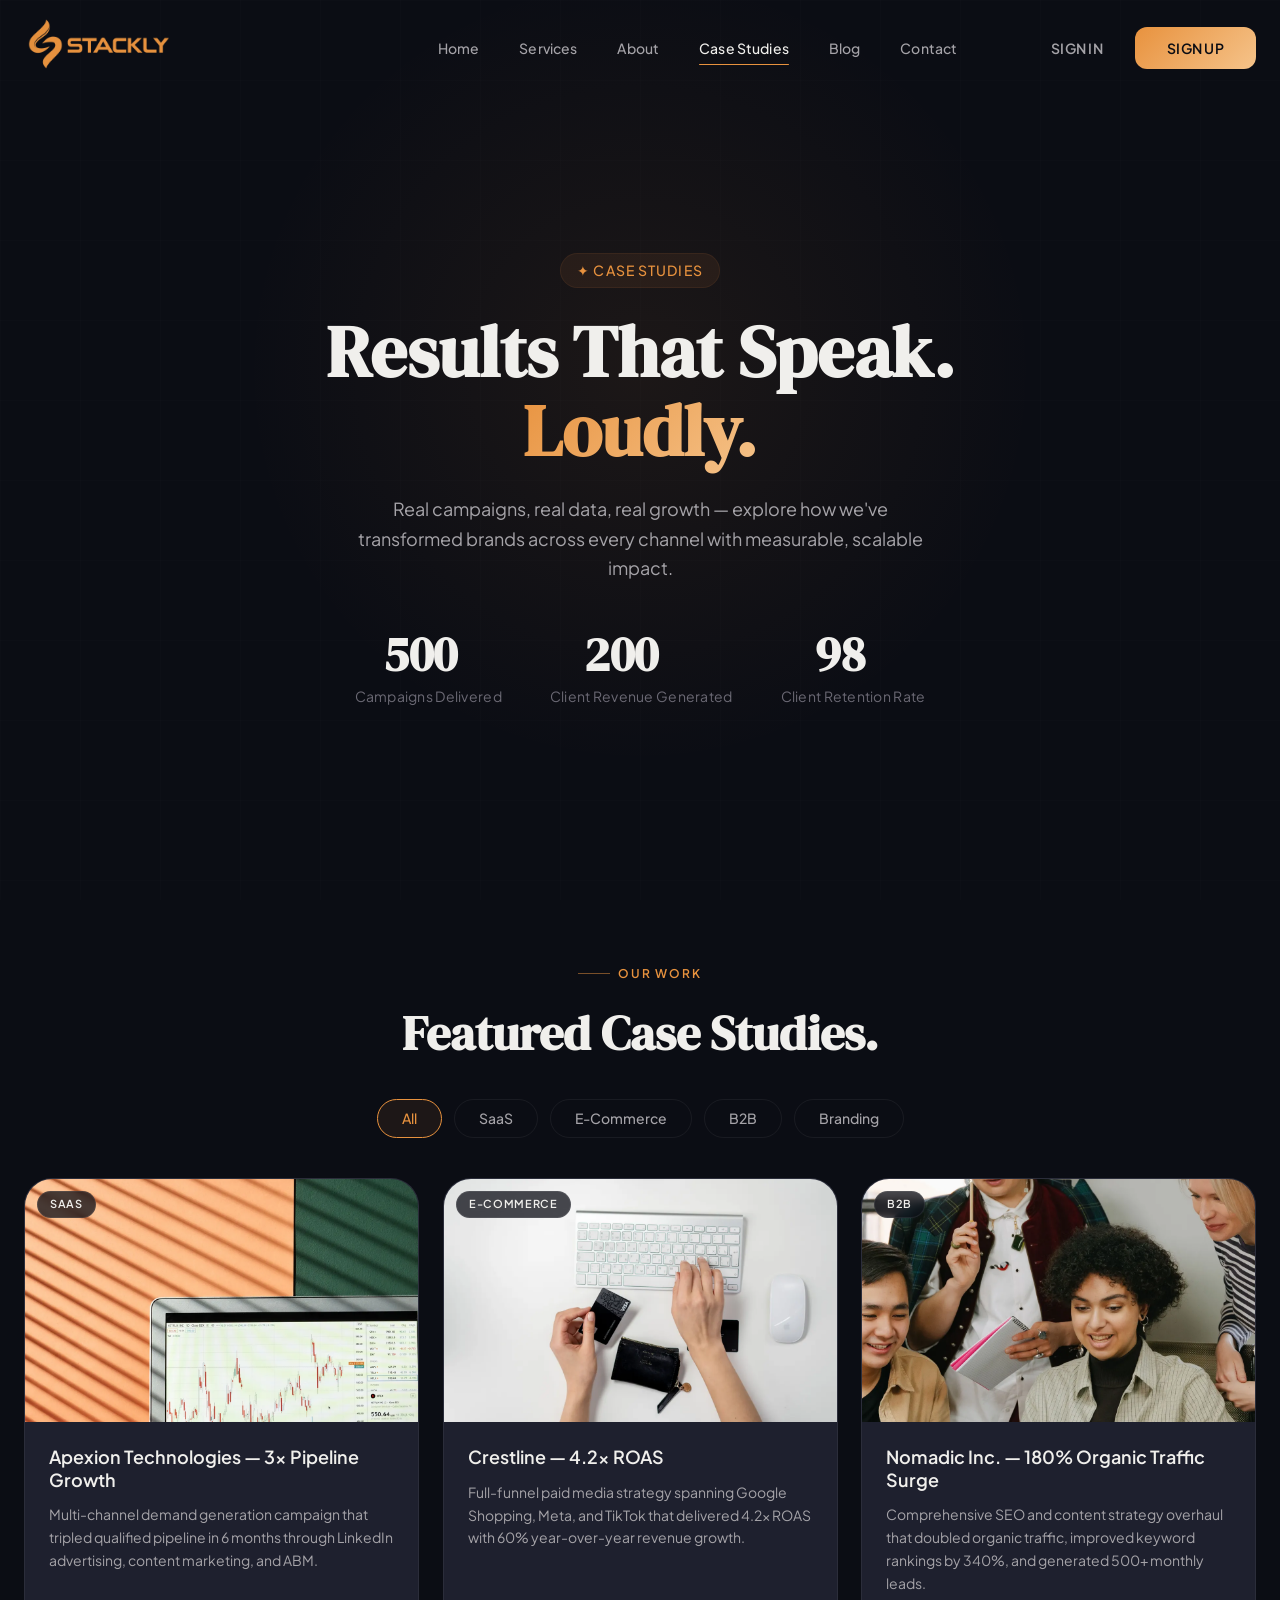
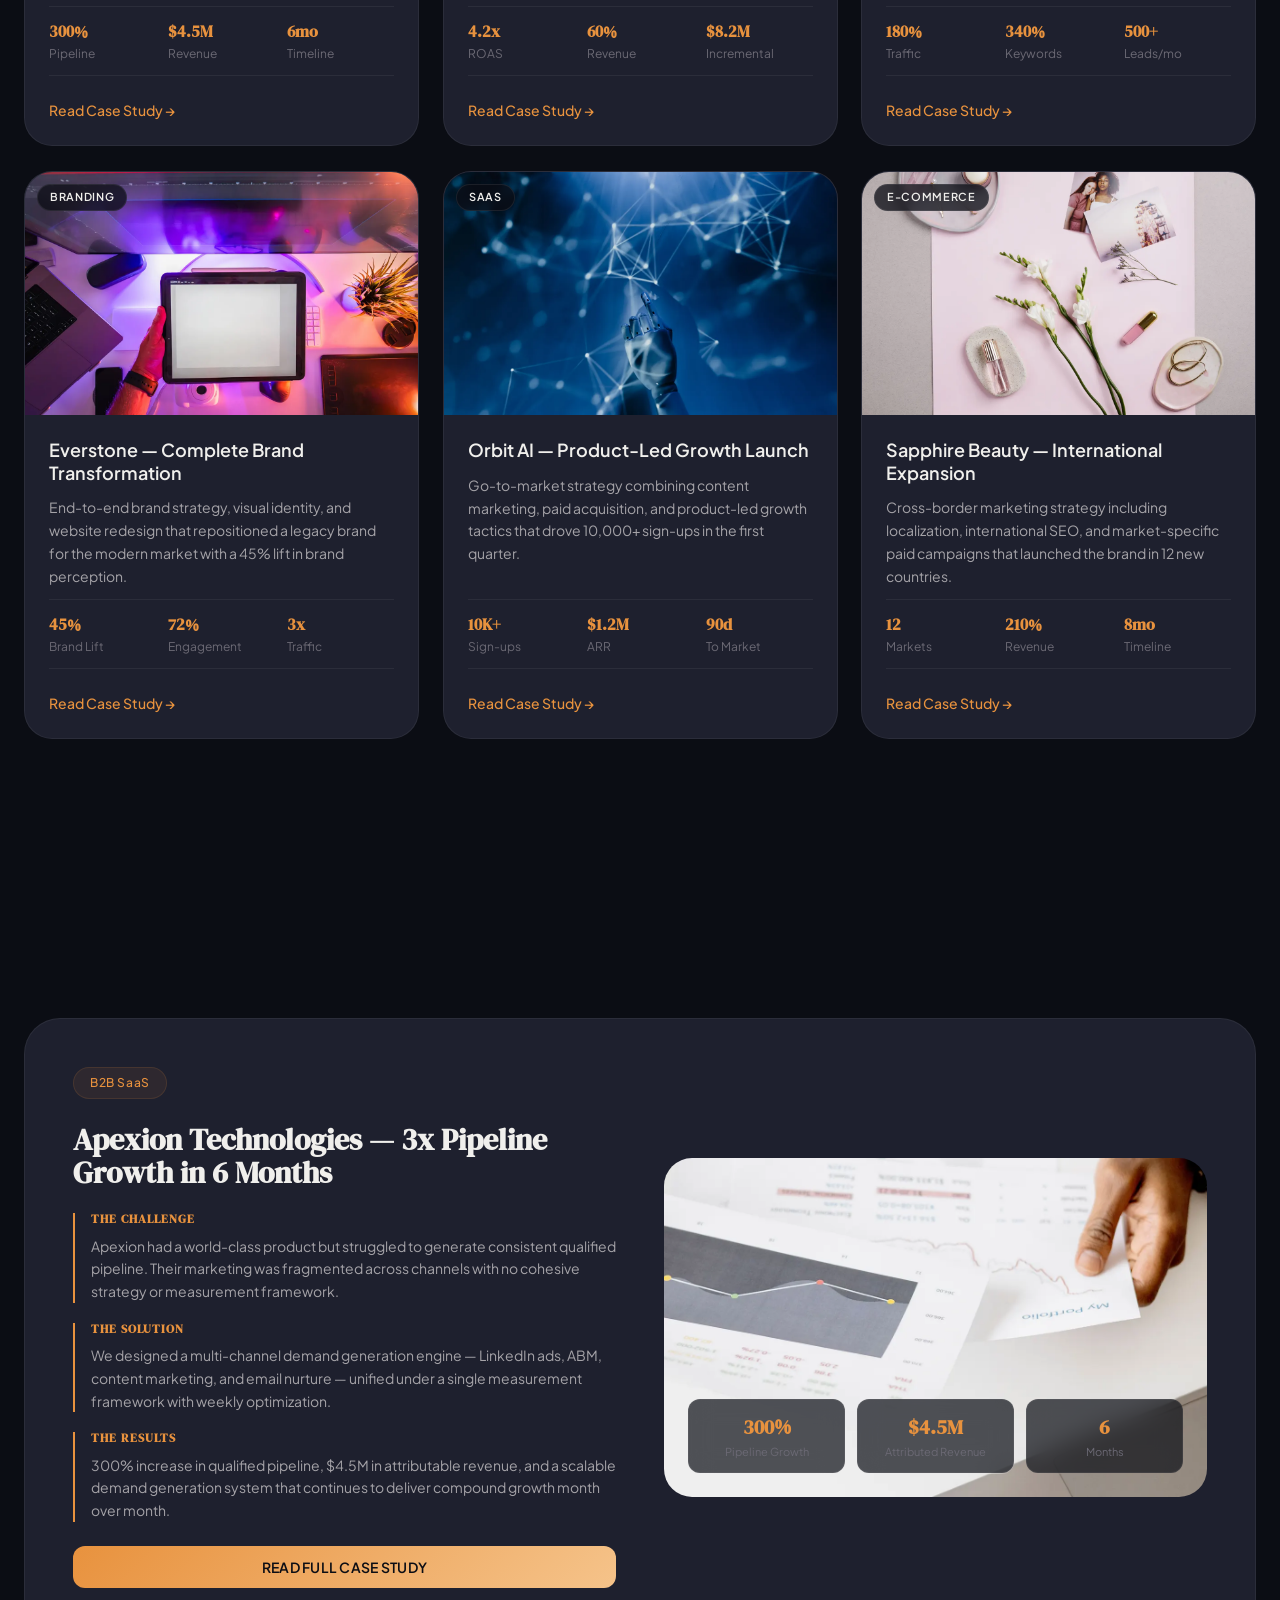
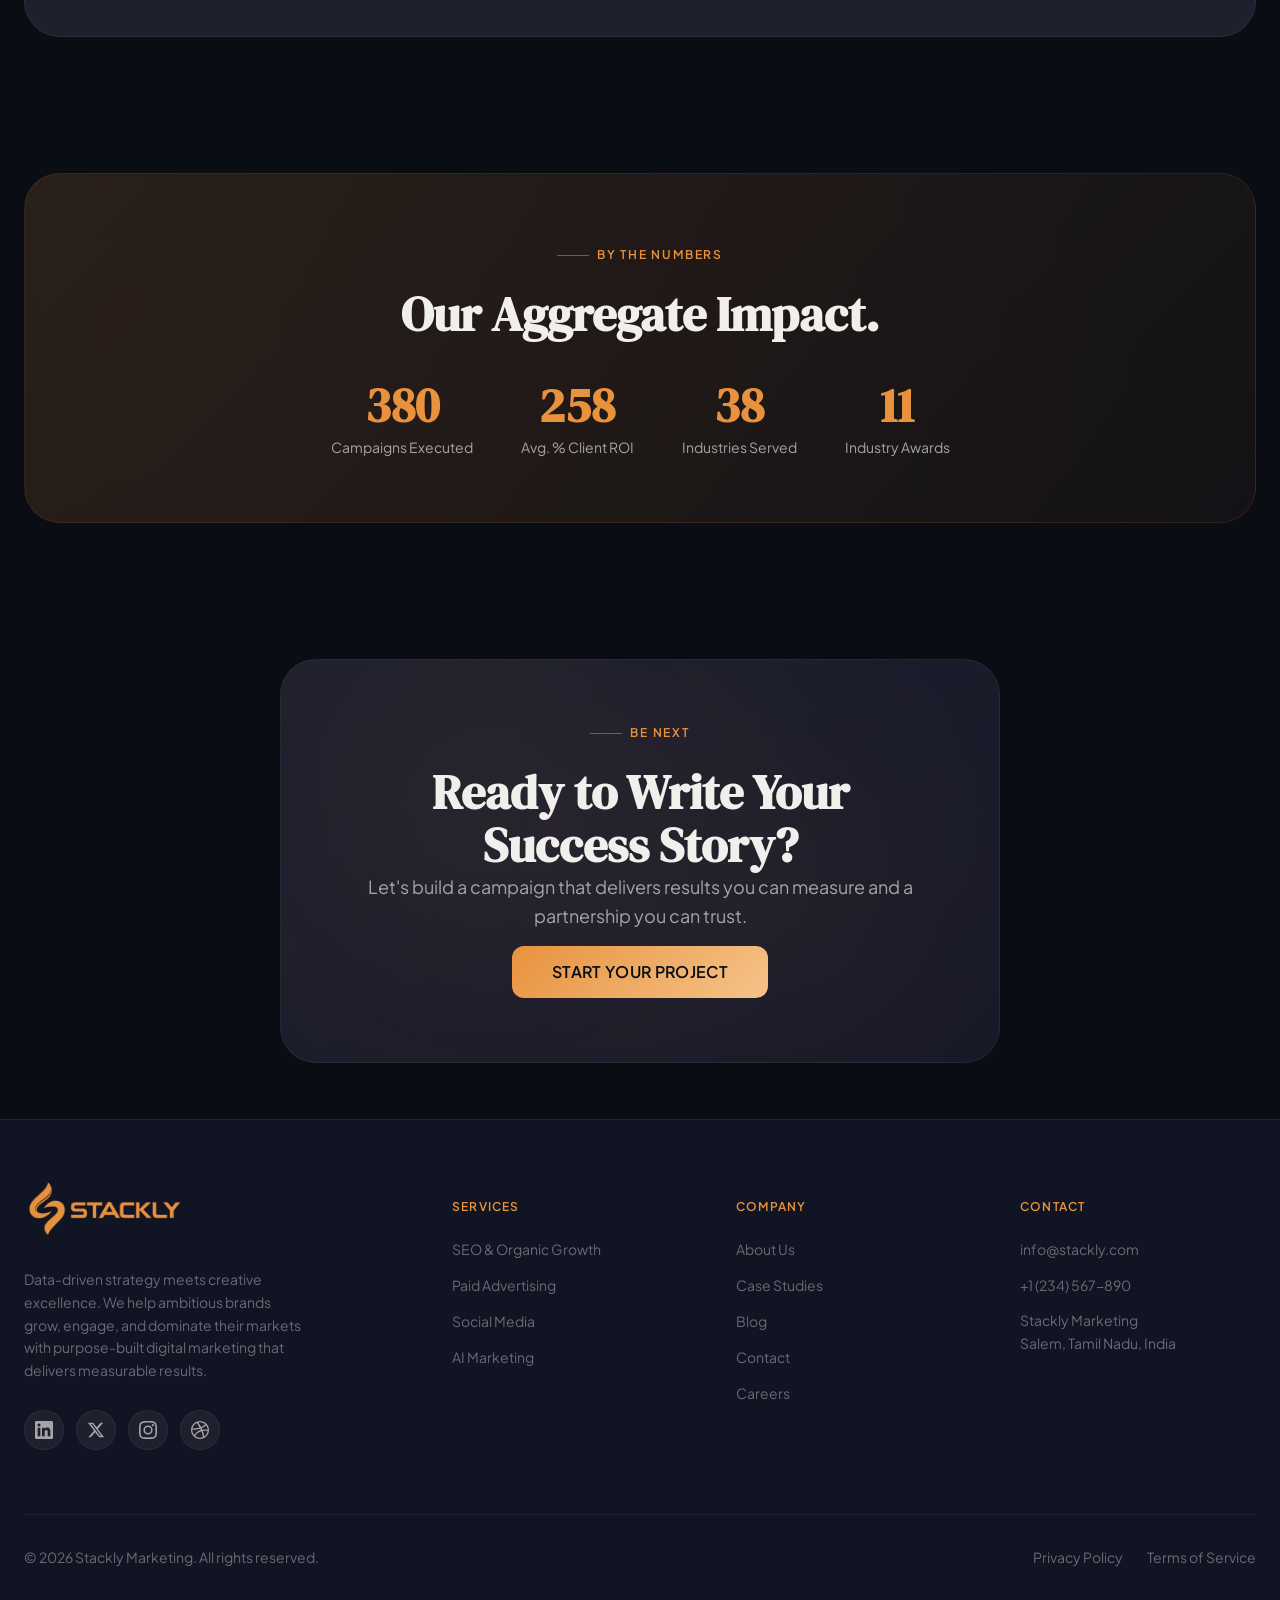
<file: case-studies.html>
<!DOCTYPE html>
<html lang="en" data-theme="dark">
<head>
  <meta charset="UTF-8">
  <meta name="viewport" content="width=device-width, initial-scale=1.0">
  <meta name="description" content="Stackly Marketing — Case studies showcasing real campaigns, measurable results, and transformed brands.">

  <link rel="preconnect" href="https://fonts.googleapis.com">
  <link rel="preconnect" href="https://fonts.gstatic.com" crossorigin>
  <link href="https://fonts.googleapis.com/css2?family=DM+Serif+Display:ital@0;1&family=Plus+Jakarta+Sans:wght@400;500;600;700&display=swap" rel="stylesheet">

  <link rel="stylesheet" href="assets/css/style.css">
  <link rel="stylesheet" href="assets/css/case-studies.css">
  <link rel="stylesheet" href="assets/css/header.css">
  <link rel="stylesheet" href="assets/css/footer.css">
  <link rel="stylesheet" href="assets/css/responsive.css">

  <title>Case Studies — Stackly Marketing</title>
</head>
<body>

  <header class="header js-header">
    <div class="container header__inner">
      <a href="index.html" class="header__logo">
        <span class="header__logo-img" role="img" aria-label="Stackly Marketing"></span>
      </a>
      <nav class="header__nav js-nav">
        <ul class="header__nav-list">
          <li><a href="index.html" class="header__nav-link">Home</a></li>
          <li><a href="services.html" class="header__nav-link">Services</a></li>
          <li><a href="about.html" class="header__nav-link">About</a></li>
          <li><a href="case-studies.html" class="header__nav-link is-active">Case Studies</a></li>
          <li><a href="blog.html" class="header__nav-link">Blog</a></li>
          <li><a href="contact.html" class="header__nav-link">Contact</a></li>
        </ul>
      </nav>
      <div class="header__actions">
        <a href="signin.html" class="btn btn--ghost header__login">Sign In</a>
        <a href="signup.html" class="btn btn--primary header__cta">Sign Up</a>
        <button class="header__hamburger js-hamburger" aria-label="Toggle menu">
          <span class="header__hamburger-line"></span>
          <span class="header__hamburger-line"></span>
          <span class="header__hamburger-line"></span>
        </button>
      </div>
    </div>
  </header>

  <!-- Mobile Offcanvas -->
  <div class="header__offcanvas js-offcanvas">
    <div class="header__offcanvas-inner">
      <button class="header__offcanvas-close js-offcanvas-close" aria-label="Close menu">
        <span class="header__offcanvas-close-line"></span>
        <span class="header__offcanvas-close-line"></span>
      </button>
      <a href="index.html" class="header__offcanvas-logo">
        <span class="header__offcanvas-logo-img" role="img" aria-label="Stackly Marketing"></span>
      </a>
      <nav class="header__offcanvas-nav">
        <ul class="header__offcanvas-list">
          <li><a href="index.html" class="header__offcanvas-link">Home</a></li>
          <li><a href="services.html" class="header__offcanvas-link">Services</a></li>
          <li><a href="about.html" class="header__offcanvas-link">About</a></li>
          <li><a href="case-studies.html" class="header__offcanvas-link is-active">Case Studies</a></li>
          <li><a href="blog.html" class="header__offcanvas-link">Blog</a></li>
          <li><a href="contact.html" class="header__offcanvas-link">Contact</a></li>
        </ul>
      </nav>
      <div class="header__offcanvas-actions">
        <div class="header__offcanvas-btn-group">
          <a href="signin.html" class="btn btn--ghost header__offcanvas-btn">Sign In</a>
          <a href="signup.html" class="btn btn--primary header__offcanvas-btn">Sign Up</a>
        </div>
      </div>
    </div>
  </div>
  <div class="header__overlay js-overlay"></div>

  <main>

    <!-- ============================================
         SECTION 1 — HERO (Stat-driven dashboard)
         ============================================ -->
    <section class="case-hero js-hero">
      <div class="case-hero__grid"></div>
      <div class="case-hero__glow"></div>
      <div class="container case-hero__inner">
        <div class="case-hero__badge reveal">✦ Case Studies</div>
        <h1 class="case-hero__title">
          Results That Speak.<br>
          <span class="case-hero__accent">Loudly.</span>
        </h1>
        <p class="case-hero__text">Real campaigns, real data, real growth — explore how we've transformed brands across every channel with measurable, scalable impact.</p>
        <div class="case-hero__stats stagger-children">
          <div class="case-hero__stat">
            <div class="case-hero__stat-number">
              <span class="case-hero__stat-value" data-count="500">0</span>
              <span class="case-hero__stat-suffix">+</span>
            </div>
            <span class="case-hero__stat-label">Campaigns Delivered</span>
          </div>
          <div class="case-hero__stat">
            <div class="case-hero__stat-number">
              <span class="case-hero__stat-value" data-count="200">0</span>
              <span class="case-hero__stat-suffix">M+</span>
            </div>
            <span class="case-hero__stat-label">Client Revenue Generated</span>
          </div>
          <div class="case-hero__stat">
            <div class="case-hero__stat-number">
              <span class="case-hero__stat-value" data-count="98">0</span>
              <span class="case-hero__stat-suffix">%</span>
            </div>
            <span class="case-hero__stat-label">Client Retention Rate</span>
          </div>
        </div>
      </div>
    </section>

    <!-- ============================================
         SECTION 2 — SHOWCASE (Filterable card grid)
         ============================================ -->
    <section class="case-showcase section">
      <div class="container">
        <div class="case-showcase__header stagger-children">
          <span class="section__label">Our Work</span>
          <h2 class="section__title">Featured Case Studies.</h2>
        </div>
        <div class="case-showcase__filters stagger-children">
          <button class="case-showcase__filter is-active" data-filter="*">All</button>
          <button class="case-showcase__filter" data-filter="saas">SaaS</button>
          <button class="case-showcase__filter" data-filter="ecommerce">E-Commerce</button>
          <button class="case-showcase__filter" data-filter="b2b">B2B</button>
          <button class="case-showcase__filter" data-filter="branding">Branding</button>
        </div>
        <div class="case-showcase__grid stagger-children">
          <article class="case-showcase__card js-tilt-card js-glow-card" data-category="saas">
            <div class="case-showcase__card-image">
              <img src="assets/images/case-1.webp" alt="Apexion Technologies dashboard" loading="lazy">
              <span class="case-showcase__card-tag">SaaS</span>
            </div>
            <div class="case-showcase__card-body">
              <h3 class="case-showcase__card-title">Apexion Technologies — 3x Pipeline Growth</h3>
              <p class="case-showcase__card-text">Multi-channel demand generation campaign that tripled qualified pipeline in 6 months through LinkedIn advertising, content marketing, and ABM.</p>
              <div class="case-showcase__card-stats">
                <div class="case-showcase__card-stat">
                  <span class="case-showcase__card-stat-value">300%</span>
                  <span class="case-showcase__card-stat-label">Pipeline</span>
                </div>
                <div class="case-showcase__card-stat">
                  <span class="case-showcase__card-stat-value">$4.5M</span>
                  <span class="case-showcase__card-stat-label">Revenue</span>
                </div>
                <div class="case-showcase__card-stat">
                  <span class="case-showcase__card-stat-value">6mo</span>
                  <span class="case-showcase__card-stat-label">Timeline</span>
                </div>
              </div>
              <a href="404.html" class="case-showcase__card-link">Read Case Study →</a>
            </div>
          </article>
          <article class="case-showcase__card js-tilt-card js-glow-card" data-category="ecommerce">
            <div class="case-showcase__card-image">
              <img src="assets/images/case-2.webp" alt="Crestline e-commerce dashboard" loading="lazy">
              <span class="case-showcase__card-tag">E-Commerce</span>
            </div>
            <div class="case-showcase__card-body">
              <h3 class="case-showcase__card-title">Crestline — 4.2x ROAS</h3>
              <p class="case-showcase__card-text">Full-funnel paid media strategy spanning Google Shopping, Meta, and TikTok that delivered 4.2x ROAS with 60% year-over-year revenue growth.</p>
              <div class="case-showcase__card-stats">
                <div class="case-showcase__card-stat">
                  <span class="case-showcase__card-stat-value">4.2x</span>
                  <span class="case-showcase__card-stat-label">ROAS</span>
                </div>
                <div class="case-showcase__card-stat">
                  <span class="case-showcase__card-stat-value">60%</span>
                  <span class="case-showcase__card-stat-label">Revenue</span>
                </div>
                <div class="case-showcase__card-stat">
                  <span class="case-showcase__card-stat-value">$8.2M</span>
                  <span class="case-showcase__card-stat-label">Incremental</span>
                </div>
              </div>
              <a href="404.html" class="case-showcase__card-link">Read Case Study →</a>
            </div>
          </article>
          <article class="case-showcase__card js-tilt-card js-glow-card" data-category="b2b">
            <div class="case-showcase__card-image">
              <img src="assets/images/case-3.webp" alt="Nomadic Inc. team" loading="lazy">
              <span class="case-showcase__card-tag">B2B</span>
            </div>
            <div class="case-showcase__card-body">
              <h3 class="case-showcase__card-title">Nomadic Inc. — 180% Organic Traffic Surge</h3>
              <p class="case-showcase__card-text">Comprehensive SEO and content strategy overhaul that doubled organic traffic, improved keyword rankings by 340%, and generated 500+ monthly leads.</p>
              <div class="case-showcase__card-stats">
                <div class="case-showcase__card-stat">
                  <span class="case-showcase__card-stat-value">180%</span>
                  <span class="case-showcase__card-stat-label">Traffic</span>
                </div>
                <div class="case-showcase__card-stat">
                  <span class="case-showcase__card-stat-value">340%</span>
                  <span class="case-showcase__card-stat-label">Keywords</span>
                </div>
                <div class="case-showcase__card-stat">
                  <span class="case-showcase__card-stat-value">500+</span>
                  <span class="case-showcase__card-stat-label">Leads/mo</span>
                </div>
              </div>
              <a href="404.html" class="case-showcase__card-link">Read Case Study →</a>
            </div>
          </article>
          <article class="case-showcase__card js-tilt-card js-glow-card" data-category="branding">
            <div class="case-showcase__card-image">
              <img src="assets/images/case-4.webp" alt="Everstone brand transformation" loading="lazy">
              <span class="case-showcase__card-tag">Branding</span>
            </div>
            <div class="case-showcase__card-body">
              <h3 class="case-showcase__card-title">Everstone — Complete Brand Transformation</h3>
              <p class="case-showcase__card-text">End-to-end brand strategy, visual identity, and website redesign that repositioned a legacy brand for the modern market with a 45% lift in brand perception.</p>
              <div class="case-showcase__card-stats">
                <div class="case-showcase__card-stat">
                  <span class="case-showcase__card-stat-value">45%</span>
                  <span class="case-showcase__card-stat-label">Brand Lift</span>
                </div>
                <div class="case-showcase__card-stat">
                  <span class="case-showcase__card-stat-value">72%</span>
                  <span class="case-showcase__card-stat-label">Engagement</span>
                </div>
                <div class="case-showcase__card-stat">
                  <span class="case-showcase__card-stat-value">3x</span>
                  <span class="case-showcase__card-stat-label">Traffic</span>
                </div>
              </div>
              <a href="404.html" class="case-showcase__card-link">Read Case Study →</a>
            </div>
          </article>
          <article class="case-showcase__card js-tilt-card js-glow-card" data-category="saas">
            <div class="case-showcase__card-image">
              <img src="assets/images/case-5.webp" alt="Orbit AI product launch" loading="lazy">
              <span class="case-showcase__card-tag">SaaS</span>
            </div>
            <div class="case-showcase__card-body">
              <h3 class="case-showcase__card-title">Orbit AI — Product-Led Growth Launch</h3>
              <p class="case-showcase__card-text">Go-to-market strategy combining content marketing, paid acquisition, and product-led growth tactics that drove 10,000+ sign-ups in the first quarter.</p>
              <div class="case-showcase__card-stats">
                <div class="case-showcase__card-stat">
                  <span class="case-showcase__card-stat-value">10K+</span>
                  <span class="case-showcase__card-stat-label">Sign-ups</span>
                </div>
                <div class="case-showcase__card-stat">
                  <span class="case-showcase__card-stat-value">$1.2M</span>
                  <span class="case-showcase__card-stat-label">ARR</span>
                </div>
                <div class="case-showcase__card-stat">
                  <span class="case-showcase__card-stat-value">90d</span>
                  <span class="case-showcase__card-stat-label">To Market</span>
                </div>
              </div>
              <a href="404.html" class="case-showcase__card-link">Read Case Study →</a>
            </div>
          </article>
          <article class="case-showcase__card js-tilt-card js-glow-card" data-category="ecommerce">
            <div class="case-showcase__card-image">
              <img src="assets/images/case-6.webp" alt="Sapphire Beauty expansion" loading="lazy">
              <span class="case-showcase__card-tag">E-Commerce</span>
            </div>
            <div class="case-showcase__card-body">
              <h3 class="case-showcase__card-title">Sapphire Beauty — International Expansion</h3>
              <p class="case-showcase__card-text">Cross-border marketing strategy including localization, international SEO, and market-specific paid campaigns that launched the brand in 12 new countries.</p>
              <div class="case-showcase__card-stats">
                <div class="case-showcase__card-stat">
                  <span class="case-showcase__card-stat-value">12</span>
                  <span class="case-showcase__card-stat-label">Markets</span>
                </div>
                <div class="case-showcase__card-stat">
                  <span class="case-showcase__card-stat-value">210%</span>
                  <span class="case-showcase__card-stat-label">Revenue</span>
                </div>
                <div class="case-showcase__card-stat">
                  <span class="case-showcase__card-stat-value">8mo</span>
                  <span class="case-showcase__card-stat-label">Timeline</span>
                </div>
              </div>
              <a href="404.html" class="case-showcase__card-link">Read Case Study →</a>
            </div>
          </article>
        </div>
      </div>
    </section>

    <!-- ============================================
         SECTION 3 — FEATURED (Deep dive with overlay stats)
         ============================================ -->
    <section class="case-featured section reveal">
      <div class="container">
        <div class="case-featured__header stagger-children">
          <span class="section__label">Spotlight Case</span>
          <h2 class="section__title">The Deep Dive.</h2>
        </div>
        <div class="case-featured__inner">
          <div class="case-featured__content">
            <span class="tag case-featured__tag">B2B SaaS</span>
            <h3 class="case-featured__title">Apexion Technologies — 3x Pipeline Growth in 6 Months</h3>
            <div class="case-featured__blocks">
              <div class="case-featured__block">
                <h4 class="case-featured__block-title">The Challenge</h4>
                <p class="case-featured__block-text">Apexion had a world-class product but struggled to generate consistent qualified pipeline. Their marketing was fragmented across channels with no cohesive strategy or measurement framework.</p>
              </div>
              <div class="case-featured__block">
                <h4 class="case-featured__block-title">The Solution</h4>
                <p class="case-featured__block-text">We designed a multi-channel demand generation engine — LinkedIn ads, ABM, content marketing, and email nurture — unified under a single measurement framework with weekly optimization.</p>
              </div>
              <div class="case-featured__block">
                <h4 class="case-featured__block-title">The Results</h4>
                <p class="case-featured__block-text">300% increase in qualified pipeline, $4.5M in attributable revenue, and a scalable demand generation system that continues to deliver compound growth month over month.</p>
              </div>
            </div>
            <a href="404.html" class="btn btn--primary">Read Full Case Study</a>
          </div>
          <div class="case-featured__visual">
            <img src="assets/images/case-featured.webp" alt="Apexion Technologies results dashboard" class="case-featured__image" loading="lazy">
            <div class="case-featured__stat-overlay">
              <div class="case-featured__stat-card">
                <span class="case-featured__stat-value">300%</span>
                <span class="case-featured__stat-label">Pipeline Growth</span>
              </div>
              <div class="case-featured__stat-card">
                <span class="case-featured__stat-value">$4.5M</span>
                <span class="case-featured__stat-label">Attributed Revenue</span>
              </div>
              <div class="case-featured__stat-card">
                <span class="case-featured__stat-value">6</span>
                <span class="case-featured__stat-label">Months</span>
              </div>
            </div>
          </div>
        </div>
      </div>
    </section>

    <!-- ============================================
         SECTION 4 — METRICS (Aggregate impact)
         ============================================ -->
    <section class="case-metrics section reveal reveal--scale">
      <div class="container">
        <div class="case-metrics__inner">
          <div class="case-metrics__header stagger-children">
            <span class="section__label">By the Numbers</span>
            <h2 class="section__title">Our Aggregate Impact.</h2>
          </div>
          <div class="case-metrics__grid stagger-children stagger--scale">
            <div class="case-metrics__item">
              <span class="case-metrics__number stats__number" data-count="500">0</span>
              <span class="case-metrics__label">Campaigns Executed</span>
            </div>
            <div class="case-metrics__item">
              <span class="case-metrics__number stats__number" data-count="340">0</span>
              <span class="case-metrics__label">Avg. % Client ROI</span>
            </div>
            <div class="case-metrics__item">
              <span class="case-metrics__number stats__number" data-count="50">0</span>
              <span class="case-metrics__label">Industries Served</span>
            </div>
            <div class="case-metrics__item">
              <span class="case-metrics__number stats__number" data-count="15">0</span>
              <span class="case-metrics__label">Industry Awards</span>
            </div>
          </div>
        </div>
      </div>
    </section>

    <!-- ============================================
         SECTION 5 — CTA
         ============================================ -->
    <section class="case-cta section">
      <div class="container">
        <div class="case-cta__inner">
          <span class="section__label">Be Next</span>
          <h2 class="cta__title">Ready to Write Your Success Story?</h2>
          <p class="cta__text">Let's build a campaign that delivers results you can measure and a partnership you can trust.</p>
          <div class="cta__actions">
            <a href="404.html" class="btn btn--primary btn--lg js-magnetic">Start Your Project</a>
          </div>
        </div>
      </div>
    </section>

  </main>

  <footer class="footer">
    <div class="container">
      <div class="footer__grid">
        <div class="footer__brand">
          <a href="index.html" class="footer__logo"><span class="footer__logo-img" role="img" aria-label="Stackly Marketing"></span></a>
          <p class="footer__tagline">Data-driven strategy meets creative excellence. We help ambitious brands grow, engage, and dominate their markets with purpose-built digital marketing that delivers measurable results.</p>
          <div class="footer__social">
            <a href="404.html" class="footer__social-link" aria-label="LinkedIn"><svg viewBox="0 0 24 24"><path d="M20.447 20.452h-3.554v-5.569c0-1.328-.027-3.037-1.852-3.037-1.853 0-2.136 1.445-2.136 2.939v5.667H9.351V9h3.414v1.561h.046c.477-.9 1.637-1.85 3.37-1.85 3.601 0 4.267 2.37 4.267 5.455v6.286zM5.337 7.433a2.062 2.062 0 01-2.063-2.065 2.064 2.064 0 112.063 2.065zm1.782 13.019H3.555V9h3.564v11.452zM22.225 0H1.771C.792 0 0 .774 0 1.729v20.542C0 23.227.792 24 1.771 24h20.451C23.2 24 24 23.227 24 22.271V1.729C24 .774 23.2 0 22.222 0h.003z"/></svg></a>
            <a href="404.html" class="footer__social-link" aria-label="Twitter"><svg viewBox="0 0 24 24"><path d="M18.244 2.25h3.308l-7.227 8.26 8.502 11.24H16.17l-5.214-6.817L4.99 21.75H1.68l7.73-8.835L1.254 2.25H8.08l4.713 6.231zm-1.161 17.52h1.833L7.084 4.126H5.117z"/></svg></a>
            <a href="404.html" class="footer__social-link" aria-label="Instagram"><svg viewBox="0 0 24 24"><path d="M12 2.163c3.204 0 3.584.012 4.85.07 3.252.148 4.771 1.691 4.919 4.919.058 1.265.069 1.645.069 4.849 0 3.205-.012 3.584-.069 4.849-.149 3.225-1.664 4.771-4.919 4.919-1.266.058-1.644.07-4.85.07-3.204 0-3.584-.012-4.849-.07-3.26-.149-4.771-1.699-4.919-4.92-.058-1.265-.07-1.644-.07-4.849 0-3.204.013-3.583.07-4.849.149-3.227 1.664-4.771 4.919-4.919 1.266-.057 1.645-.069 4.849-.069zM12 0C8.741 0 8.333.014 7.053.072 2.695.272.273 2.69.073 7.052.014 8.333 0 8.741 0 12c0 3.259.014 3.668.072 4.948.2 4.358 2.618 6.78 6.98 6.98C8.333 23.986 8.741 24 12 24c3.259 0 3.668-.014 4.948-.072 4.354-.2 6.782-2.618 6.979-6.98.059-1.28.073-1.689.073-4.948 0-3.259-.014-3.667-.072-4.947-.196-4.354-2.617-6.78-6.979-6.98C15.668.014 15.259 0 12 0zm0 5.838a6.162 6.162 0 100 12.324 6.162 6.162 0 000-12.324zM12 16a4 4 0 110-8 4 4 0 010 8zm6.406-11.845a1.44 1.44 0 100 2.881 1.44 1.44 0 000-2.881z"/></svg></a>
            <a href="404.html" class="footer__social-link" aria-label="Dribbble"><svg viewBox="0 0 24 24"><path d="M12 24C5.385 24 0 18.615 0 12S5.385 0 12 0s12 5.385 12 12-5.385 12-12 12zm10.12-10.358c-.35-.11-3.17-.953-6.384-.438 1.34 3.684 1.887 6.684 1.992 7.308 2.3-1.555 3.936-4.02 4.395-6.87zm-6.115 7.808c-.153-.9-.75-4.032-2.19-7.77l-.066.02c-5.79 2.015-7.86 6.025-8.04 6.4 1.73 1.358 3.92 2.166 6.29 2.166 1.42 0 2.77-.29 4-.816zm-11.62-2.58c.232-.4 3.045-5.055 8.332-6.765.135-.045.27-.084.405-.12-.26-.585-.54-1.167-.832-1.74C7.17 11.775 2.206 11.71 1.756 11.7l-.004.312c0 2.633.998 5.037 2.634 6.855zm-2.42-8.955c.46.008 4.683.026 9.477-1.248-1.698-3.018-3.53-5.558-3.8-5.928-2.868 1.35-5.01 3.99-5.676 7.17zM9.6 2.052c.282.38 2.145 2.914 3.822 6 3.645-1.365 5.19-3.44 5.373-3.702-1.81-1.61-4.19-2.586-6.795-2.586-.825 0-1.63.1-2.4.29zm10.335 3.483c-.218.29-1.91 2.493-5.724 4.04.24.49.47.985.68 1.486.08.18.15.36.22.53 3.41-.43 6.8.26 7.14.33-.02-2.42-.88-4.64-2.31-6.38z"/></svg></a>
          </div>
        </div>
        <div class="footer__col">
          <h4 class="footer__col-title">Services</h4>
          <ul class="footer__col-list">
            <li><a href="404.html" class="footer__col-link">SEO & Organic Growth</a></li>
            <li><a href="404.html" class="footer__col-link">Paid Advertising</a></li>
            <li><a href="404.html" class="footer__col-link">Social Media</a></li>
            <li><a href="404.html" class="footer__col-link">AI Marketing</a></li>
          </ul>
        </div>
        <div class="footer__col">
          <h4 class="footer__col-title">Company</h4>
          <ul class="footer__col-list">
            <li><a href="about.html" class="footer__col-link">About Us</a></li>
            <li><a href="case-studies.html" class="footer__col-link">Case Studies</a></li>
            <li><a href="blog.html" class="footer__col-link">Blog</a></li>
            <li><a href="contact.html" class="footer__col-link">Contact</a></li>
            <li><a href="contact.html" class="footer__col-link">Careers</a></li>
          </ul>
        </div>
        <div class="footer__col">
          <h4 class="footer__col-title">Contact</h4>
          <ul class="footer__col-list">
            <li><a href="404.html" class="footer__col-link">info@stackly.com</a></li>
            <li><a href="404.html" class="footer__col-link">+1 (234) 567-890</a></li>
            <li class="footer__col-address">Stackly Marketing<br>Salem, Tamil Nadu, India</li>
          </ul>
        </div>
      </div>
      <div class="footer__bottom">
        <span class="footer__copyright">&copy; 2026 Stackly Marketing. All rights reserved.</span>
        <div class="footer__legal">
          <a href="#" class="footer__legal-link">Privacy Policy</a>
          <a href="#" class="footer__legal-link">Terms of Service</a>
        </div>
      </div>
    </div>
  </footer>

  <script src="assets/js/main.js"></script>
</body>
</html>
</file>
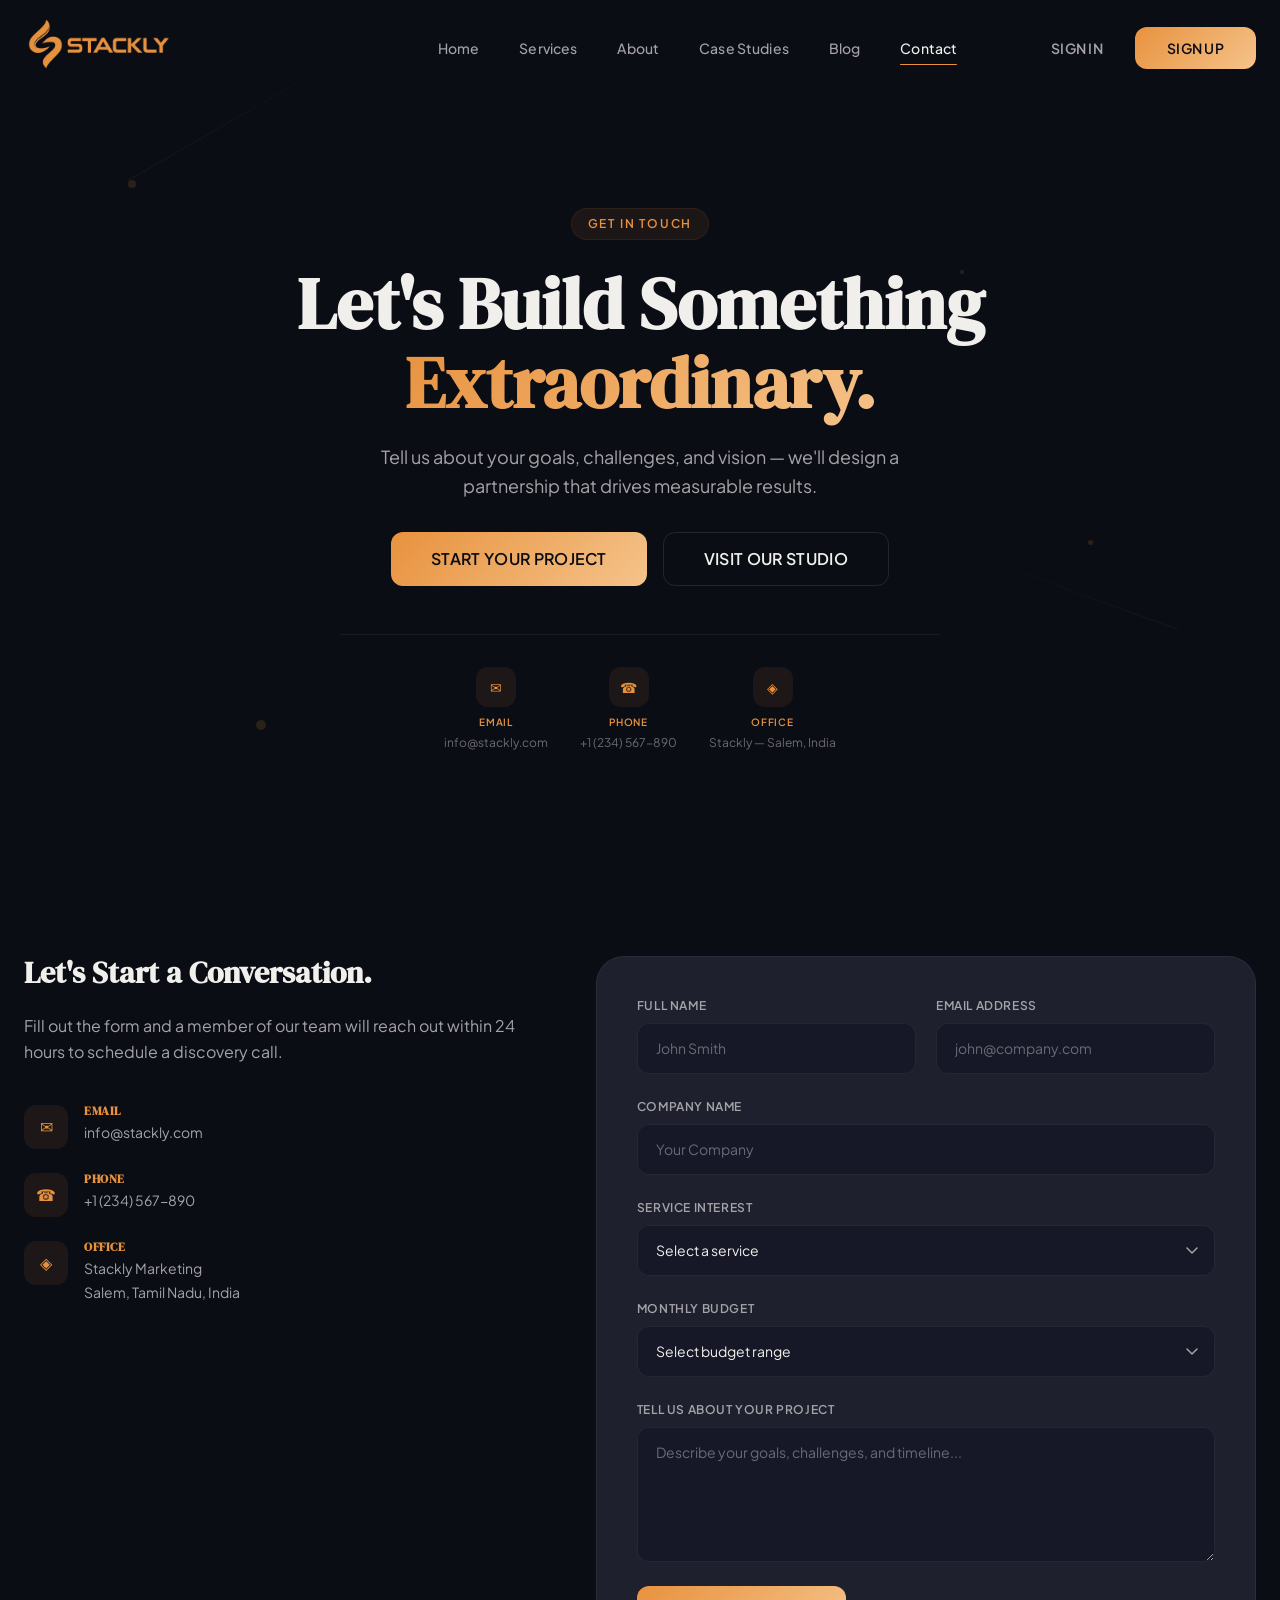
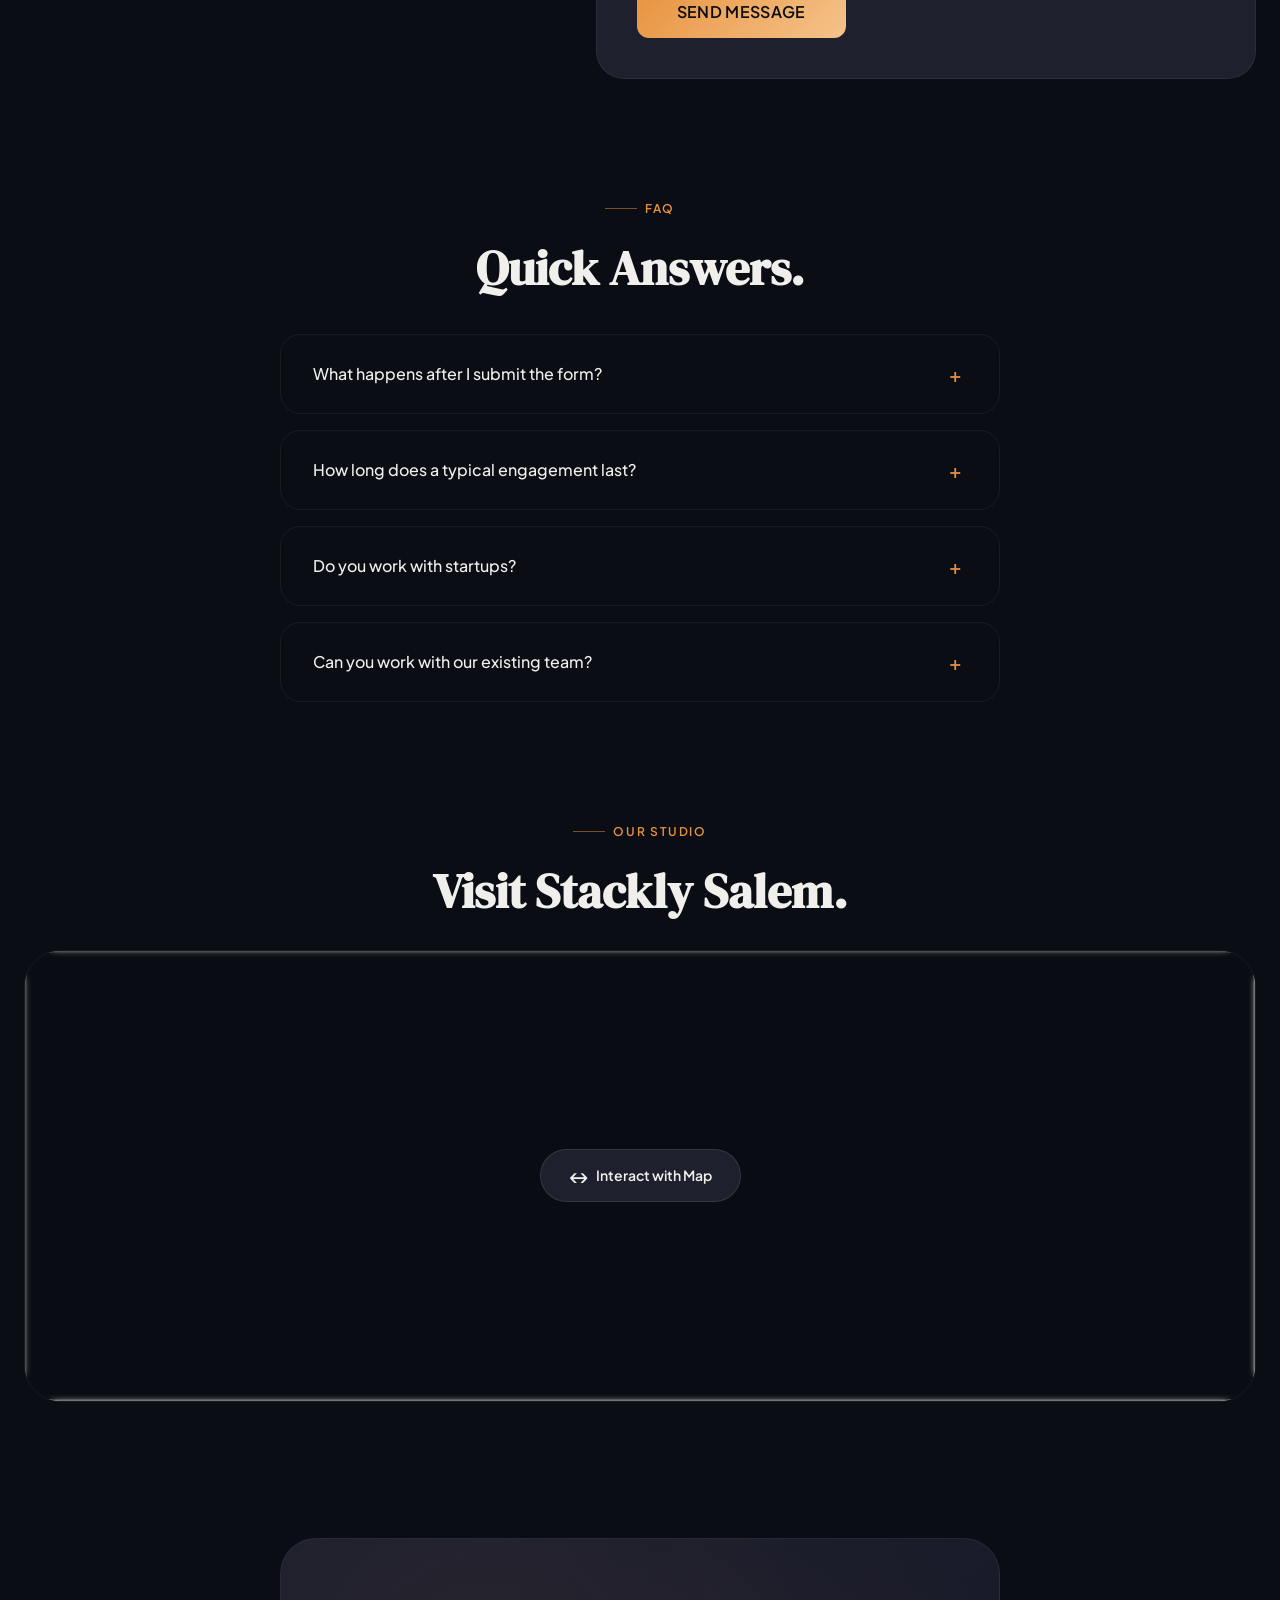
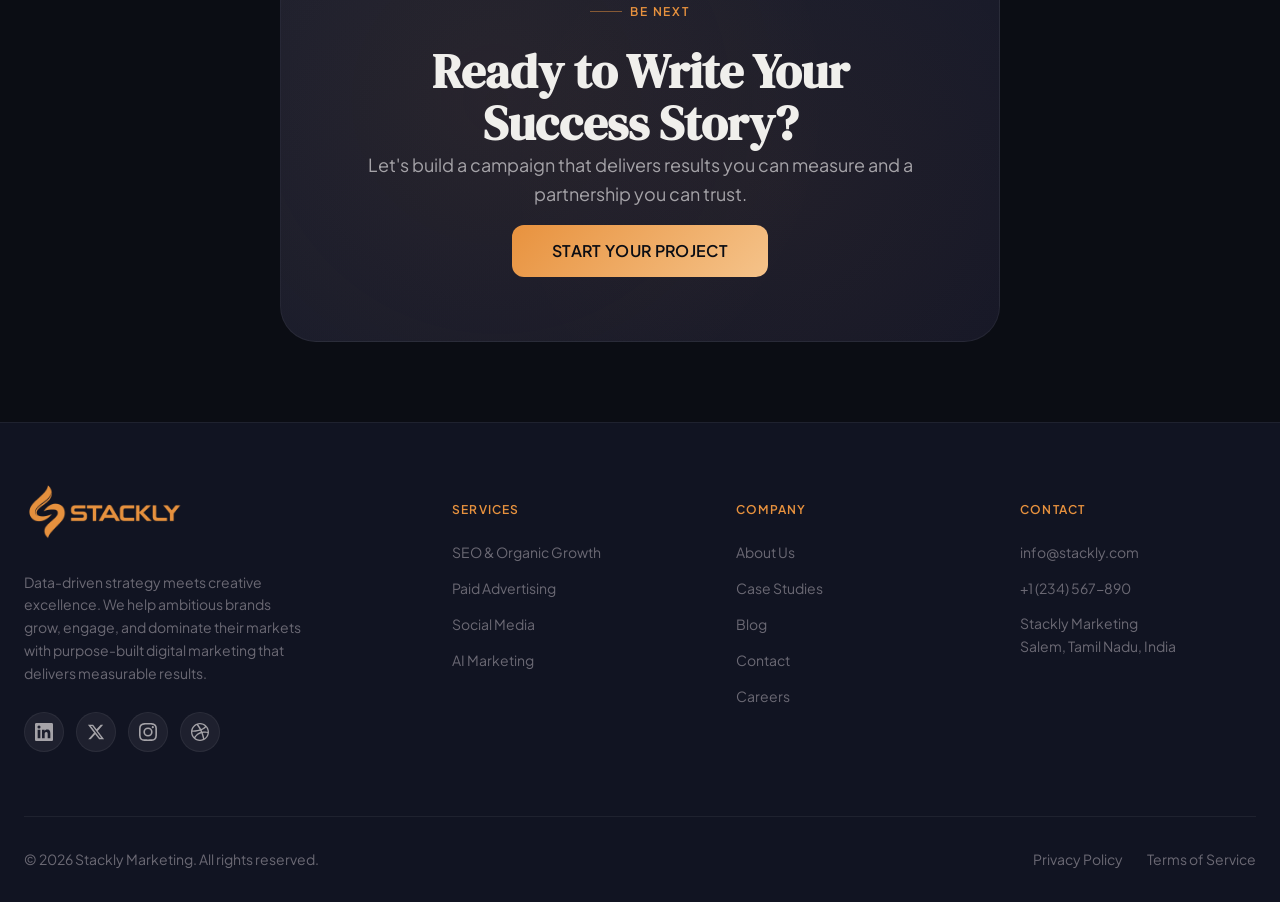
<file: contact.html>
<!DOCTYPE html>
<html lang="en" data-theme="dark">
<head>
  <meta charset="UTF-8">
  <meta name="viewport" content="width=device-width, initial-scale=1.0">
  <meta name="description" content="Contact Stackly Marketing — Let's discuss your digital marketing goals. Get in touch with our team.">

  <link rel="preconnect" href="https://fonts.googleapis.com">
  <link rel="preconnect" href="https://fonts.gstatic.com" crossorigin>
  <link href="https://fonts.googleapis.com/css2?family=DM+Serif+Display:ital@0;1&family=Plus+Jakarta+Sans:wght@400;500;600;700&display=swap" rel="stylesheet">

  <link rel="stylesheet" href="assets/css/style.css">
  <link rel="stylesheet" href="assets/css/contact.css">
  <link rel="stylesheet" href="assets/css/header.css">
  <link rel="stylesheet" href="assets/css/footer.css">
  <link rel="stylesheet" href="assets/css/responsive.css">

  <title>Contact — Stackly Marketing</title>
</head>
<body>

  <header class="header js-header">
    <div class="container header__inner">
      <a href="index.html" class="header__logo">
        <span class="header__logo-img" role="img" aria-label="Stackly Marketing"></span>
      </a>
      <nav class="header__nav js-nav">
        <ul class="header__nav-list">
          <li><a href="index.html" class="header__nav-link">Home</a></li>
          <li><a href="services.html" class="header__nav-link">Services</a></li>
          <li><a href="about.html" class="header__nav-link">About</a></li>
          <li><a href="case-studies.html" class="header__nav-link">Case Studies</a></li>
          <li><a href="blog.html" class="header__nav-link">Blog</a></li>
          <li><a href="contact.html" class="header__nav-link is-active">Contact</a></li>
        </ul>
      </nav>
      <div class="header__actions">
        <a href="signin.html" class="btn btn--ghost header__login">Sign In</a>
        <a href="signup.html" class="btn btn--primary header__cta">Sign Up</a>
        <button class="header__hamburger js-hamburger" aria-label="Toggle menu">
          <span class="header__hamburger-line"></span>
          <span class="header__hamburger-line"></span>
          <span class="header__hamburger-line"></span>
        </button>
      </div>
    </div>
  </header>

  <!-- Mobile Offcanvas -->
  <div class="header__offcanvas js-offcanvas">
    <div class="header__offcanvas-inner">
      <button class="header__offcanvas-close js-offcanvas-close" aria-label="Close menu">
        <span class="header__offcanvas-close-line"></span>
        <span class="header__offcanvas-close-line"></span>
      </button>
      <a href="index.html" class="header__offcanvas-logo">
        <span class="header__offcanvas-logo-img" role="img" aria-label="Stackly Marketing"></span>
      </a>
      <nav class="header__offcanvas-nav">
        <ul class="header__offcanvas-list">
          <li><a href="index.html" class="header__offcanvas-link">Home</a></li>
          <li><a href="services.html" class="header__offcanvas-link">Services</a></li>
          <li><a href="about.html" class="header__offcanvas-link">About</a></li>
          <li><a href="case-studies.html" class="header__offcanvas-link">Case Studies</a></li>
          <li><a href="blog.html" class="header__offcanvas-link">Blog</a></li>
          <li><a href="contact.html" class="header__offcanvas-link is-active">Contact</a></li>
        </ul>
      </nav>
      <div class="header__offcanvas-actions">
        <div class="header__offcanvas-btn-group">
          <a href="signin.html" class="btn btn--ghost header__offcanvas-btn">Sign In</a>
          <a href="signup.html" class="btn btn--primary header__offcanvas-btn">Sign Up</a>
        </div>
      </div>
    </div>
  </div>
  <div class="header__overlay js-overlay"></div>

  <main>

    <!-- ============================================
         SECTION 1 — HERO (Connection hub)
         ============================================ -->
    <section class="contact-hero js-hero">
      <div class="contact-hero__bg">
        <div class="contact-hero__dot contact-hero__dot--1"></div>
        <div class="contact-hero__dot contact-hero__dot--2"></div>
        <div class="contact-hero__dot contact-hero__dot--3"></div>
        <div class="contact-hero__dot contact-hero__dot--4"></div>
      </div>
      <div class="contact-hero__lines"></div>
      <div class="container contact-hero__inner">
        <span class="contact-hero__badge">Get in Touch</span>
        <h1 class="contact-hero__title">
          Let's Build Something<br>
          <span class="contact-hero__accent">Extraordinary.</span>
        </h1>
        <p class="contact-hero__text">Tell us about your goals, challenges, and vision — we'll design a partnership that drives measurable results.</p>
        <div class="contact-hero__actions">
          <a href="404.html" class="btn btn--primary btn--lg js-magnetic">Start Your Project</a>
          <a href="404.html" class="btn btn--outline btn--lg js-magnetic">Visit Our Studio</a>
        </div>
        <div class="contact-hero__quick">
          <div class="contact-hero__quick-item">
            <div class="contact-hero__quick-icon">✉</div>
            <span class="contact-hero__quick-label">Email</span>
            <span class="contact-hero__quick-value">info@stackly.com</span>
          </div>
          <div class="contact-hero__quick-item">
            <div class="contact-hero__quick-icon">☎</div>
            <span class="contact-hero__quick-label">Phone</span>
            <span class="contact-hero__quick-value">+1 (234) 567-890</span>
          </div>
          <div class="contact-hero__quick-item">
            <div class="contact-hero__quick-icon">◈</div>
            <span class="contact-hero__quick-label">Office</span>
            <span class="contact-hero__quick-value">Stackly — Salem, India</span>
          </div>
        </div>
      </div>
    </section>

    <!-- ============================================
         SECTION 2 — CONTACT FORM
         ============================================ -->
    <section id="form" class="contact-form section reveal">
      <div class="container">
        <div class="contact-form__grid">
          <div class="contact-form__info">
            <h2 class="contact-form__info-title">Let's Start a Conversation.</h2>
            <p class="contact-form__info-text">Fill out the form and a member of our team will reach out within 24 hours to schedule a discovery call.</p>
            <div class="contact-form__details">
              <div class="contact-form__detail">
                <span class="contact-form__detail-icon">✉</span>
                <div>
                  <h4 class="contact-form__detail-label">Email</h4>
                  <a href="404.html" class="contact-form__detail-value">info@stackly.com</a>
                </div>
              </div>
              <div class="contact-form__detail">
                <span class="contact-form__detail-icon">☎</span>
                <div>
                  <h4 class="contact-form__detail-label">Phone</h4>
                  <a href="404.html" class="contact-form__detail-value">+1 (234) 567-890</a>
                </div>
              </div>
              <div class="contact-form__detail">
                <span class="contact-form__detail-icon">◈</span>
                <div>
                  <h4 class="contact-form__detail-label">Office</h4>
                  <span class="contact-form__detail-value">Stackly Marketing<br>Salem, Tamil Nadu, India</span>
                </div>
              </div>
            </div>
          </div>
          <form class="contact-form__form" id="contactForm">
            <div class="contact-form__form-row">
              <div class="contact-form__field">
                <label for="name" class="contact-form__label">Full Name</label>
                <input type="text" id="name" class="contact-form__input" placeholder="John Smith" required>
              </div>
              <div class="contact-form__field">
                <label for="email" class="contact-form__label">Email Address</label>
                <input type="email" id="email" class="contact-form__input" placeholder="john@company.com" required>
              </div>
            </div>
            <div class="contact-form__field">
              <label for="company" class="contact-form__label">Company Name</label>
              <input type="text" id="company" class="contact-form__input" placeholder="Your Company">
            </div>
            <div class="contact-form__field">
              <label for="service" class="contact-form__label">Service Interest</label>
              <select id="service" class="contact-form__select" required>
                <option value="">Select a service</option>
                <option value="seo">SEO & Organic Growth</option>
                <option value="paid">Paid Advertising</option>
                <option value="social">Social Media</option>
                <option value="ai">AI Marketing</option>
                <option value="other">Other</option>
              </select>
            </div>
            <div class="contact-form__field">
              <label for="budget" class="contact-form__label">Monthly Budget</label>
              <select id="budget" class="contact-form__select" required>
                <option value="">Select budget range</option>
                <option value="3-5k">$3,000 – $5,000</option>
                <option value="5-10k">$5,000 – $10,000</option>
                <option value="10-25k">$10,000 – $25,000</option>
                <option value="25k+">$25,000+</option>
                <option value="undecided">Not sure yet</option>
              </select>
            </div>
            <div class="contact-form__field">
              <label for="message" class="contact-form__label">Tell Us About Your Project</label>
              <textarea id="message" class="contact-form__textarea" rows="5" placeholder="Describe your goals, challenges, and timeline..." required></textarea>
            </div>
            <button type="submit" class="btn btn--primary btn--lg contact-form__submit">Send Message</button>
            <div id="contactFormSuccess" class="contact-form__success" style="display:none;">Message sent successfully! We'll be in touch within 24 hours.</div>
          </form>
        </div>
      </div>
    </section>

    <!-- ============================================
         SECTION 3 — FAQ
         ============================================ -->
    <section class="faq section contact-faq">
      <div class="container">
        <div class="faq__header stagger-children">
          <span class="section__label">FAQ</span>
          <h2 class="section__title faq__title">Quick Answers.</h2>
        </div>
        <div class="faq__list">
          <details class="faq__item">
            <summary class="faq__question">
              <span>What happens after I submit the form?</span>
              <span class="faq__question-icon">+</span>
            </summary>
            <div class="faq__answer">
              <p>A member of our team will review your information and reach out within 24 hours to schedule a discovery call. This initial conversation is always complimentary.</p>
            </div>
          </details>
          <details class="faq__item">
            <summary class="faq__question">
              <span>How long does a typical engagement last?</span>
              <span class="faq__question-icon">+</span>
            </summary>
            <div class="faq__answer">
              <p>Most engagements are structured as ongoing monthly partnerships, though we also offer project-based work. We'll recommend a structure that aligns with your goals during the discovery call.</p>
            </div>
          </details>
          <details class="faq__item">
            <summary class="faq__question">
              <span>Do you work with startups?</span>
              <span class="faq__question-icon">+</span>
            </summary>
            <div class="faq__answer">
              <p>Absolutely. We work with companies at every stage — from seed-stage startups to enterprise organizations. We design engagements that match your budget and growth stage.</p>
            </div>
          </details>
          <details class="faq__item">
            <summary class="faq__question">
              <span>Can you work with our existing team?</span>
              <span class="faq__question-icon">+</span>
            </summary>
            <div class="faq__answer">
              <p>Yes. We frequently partner with in-house marketing teams to augment capabilities, provide specialized expertise, or take on specific projects. We're flexible in how we collaborate.</p>
            </div>
          </details>
        </div>
      </div>
    </section>

    <!-- ============================================
         SECTION 4 — MAP (OSM with interact toggle)
         ============================================ -->
    <section id="map" class="contact-map section reveal">
      <div class="container">
        <div class="contact-map__header stagger-children">
          <span class="section__label">Our Studio</span>
          <h2 class="section__title">Visit Stackly Salem.</h2>
        </div>
        <div class="contact-map__wrapper">
          <div class="contact-map__overlay js-map-overlay">
            <button class="contact-map__interact-btn js-map-interact">
              <span class="contact-map__interact-btn-icon">↔</span>
              Interact with Map
            </button>
          </div>
          <iframe class="contact-map__iframe js-map-iframe"
            src="https://www.openstreetmap.org/export/embed.html?bbox=78.0460%2C11.6143%2C78.2460%2C11.7143&layer=mapnik&marker=11.6643%2C78.1460"
            loading="lazy"
            title="Map of Stackly Salem office location">
          </iframe>
        </div>
      </div>
    </section>

    <!-- ============================================
         SECTION 5 — CTA
         ============================================ -->
    <section class="contact-cta section">
      <div class="container">
        <div class="contact-cta__inner">
          <span class="section__label">Be Next</span>
          <h2 class="cta__title">Ready to Write Your Success Story?</h2>
          <p class="cta__text">Let's build a campaign that delivers results you can measure and a partnership you can trust.</p>
          <div class="cta__actions">
            <a href="404.html" class="btn btn--primary btn--lg js-magnetic">Start Your Project</a>
          </div>
        </div>
      </section>

  </main>

  <footer class="footer">
    <div class="container">
      <div class="footer__grid">
        <div class="footer__brand">
          <a href="index.html" class="footer__logo"><span class="footer__logo-img" role="img" aria-label="Stackly Marketing"></span></a>
          <p class="footer__tagline">Data-driven strategy meets creative excellence. We help ambitious brands grow, engage, and dominate their markets with purpose-built digital marketing that delivers measurable results.</p>
          <div class="footer__social">
            <a href="404.html" class="footer__social-link" aria-label="LinkedIn"><svg viewBox="0 0 24 24"><path d="M20.447 20.452h-3.554v-5.569c0-1.328-.027-3.037-1.852-3.037-1.853 0-2.136 1.445-2.136 2.939v5.667H9.351V9h3.414v1.561h.046c.477-.9 1.637-1.85 3.37-1.85 3.601 0 4.267 2.37 4.267 5.455v6.286zM5.337 7.433a2.062 2.062 0 01-2.063-2.065 2.064 2.064 0 112.063 2.065zm1.782 13.019H3.555V9h3.564v11.452zM22.225 0H1.771C.792 0 0 .774 0 1.729v20.542C0 23.227.792 24 1.771 24h20.451C23.2 24 24 23.227 24 22.271V1.729C24 .774 23.2 0 22.222 0h.003z"/></svg></a>
            <a href="404.html" class="footer__social-link" aria-label="Twitter"><svg viewBox="0 0 24 24"><path d="M18.244 2.25h3.308l-7.227 8.26 8.502 11.24H16.17l-5.214-6.817L4.99 21.75H1.68l7.73-8.835L1.254 2.25H8.08l4.713 6.231zm-1.161 17.52h1.833L7.084 4.126H5.117z"/></svg></a>
            <a href="404.html" class="footer__social-link" aria-label="Instagram"><svg viewBox="0 0 24 24"><path d="M12 2.163c3.204 0 3.584.012 4.85.07 3.252.148 4.771 1.691 4.919 4.919.058 1.265.069 1.645.069 4.849 0 3.205-.012 3.584-.069 4.849-.149 3.225-1.664 4.771-4.919 4.919-1.266.058-1.644.07-4.85.07-3.204 0-3.584-.012-4.849-.07-3.26-.149-4.771-1.699-4.919-4.92-.058-1.265-.07-1.644-.07-4.849 0-3.204.013-3.583.07-4.849.149-3.227 1.664-4.771 4.919-4.919 1.266-.057 1.645-.069 4.849-.069zM12 0C8.741 0 8.333.014 7.053.072 2.695.272.273 2.69.073 7.052.014 8.333 0 8.741 0 12c0 3.259.014 3.668.072 4.948.2 4.358 2.618 6.78 6.98 6.98C8.333 23.986 8.741 24 12 24c3.259 0 3.668-.014 4.948-.072 4.354-.2 6.782-2.618 6.979-6.98.059-1.28.073-1.689.073-4.948 0-3.259-.014-3.667-.072-4.947-.196-4.354-2.617-6.78-6.979-6.98C15.668.014 15.259 0 12 0zm0 5.838a6.162 6.162 0 100 12.324 6.162 6.162 0 000-12.324zM12 16a4 4 0 110-8 4 4 0 010 8zm6.406-11.845a1.44 1.44 0 100 2.881 1.44 1.44 0 000-2.881z"/></svg></a>
            <a href="404.html" class="footer__social-link" aria-label="Dribbble"><svg viewBox="0 0 24 24"><path d="M12 24C5.385 24 0 18.615 0 12S5.385 0 12 0s12 5.385 12 12-5.385 12-12 12zm10.12-10.358c-.35-.11-3.17-.953-6.384-.438 1.34 3.684 1.887 6.684 1.992 7.308 2.3-1.555 3.936-4.02 4.395-6.87zm-6.115 7.808c-.153-.9-.75-4.032-2.19-7.77l-.066.02c-5.79 2.015-7.86 6.025-8.04 6.4 1.73 1.358 3.92 2.166 6.29 2.166 1.42 0 2.77-.29 4-.816zm-11.62-2.58c.232-.4 3.045-5.055 8.332-6.765.135-.045.27-.084.405-.12-.26-.585-.54-1.167-.832-1.74C7.17 11.775 2.206 11.71 1.756 11.7l-.004.312c0 2.633.998 5.037 2.634 6.855zm-2.42-8.955c.46.008 4.683.026 9.477-1.248-1.698-3.018-3.53-5.558-3.8-5.928-2.868 1.35-5.01 3.99-5.676 7.17zM9.6 2.052c.282.38 2.145 2.914 3.822 6 3.645-1.365 5.19-3.44 5.373-3.702-1.81-1.61-4.19-2.586-6.795-2.586-.825 0-1.63.1-2.4.29zm10.335 3.483c-.218.29-1.91 2.493-5.724 4.04.24.49.47.985.68 1.486.08.18.15.36.22.53 3.41-.43 6.8.26 7.14.33-.02-2.42-.88-4.64-2.31-6.38z"/></svg></a>
          </div>
        </div>
        <div class="footer__col">
          <h4 class="footer__col-title">Services</h4>
          <ul class="footer__col-list">
            <li><a href="404.html" class="footer__col-link">SEO & Organic Growth</a></li>
            <li><a href="404.html" class="footer__col-link">Paid Advertising</a></li>
            <li><a href="404.html" class="footer__col-link">Social Media</a></li>
            <li><a href="404.html" class="footer__col-link">AI Marketing</a></li>
          </ul>
        </div>
        <div class="footer__col">
          <h4 class="footer__col-title">Company</h4>
          <ul class="footer__col-list">
            <li><a href="about.html" class="footer__col-link">About Us</a></li>
            <li><a href="case-studies.html" class="footer__col-link">Case Studies</a></li>
            <li><a href="blog.html" class="footer__col-link">Blog</a></li>
            <li><a href="contact.html" class="footer__col-link">Contact</a></li>
            <li><a href="contact.html" class="footer__col-link">Careers</a></li>
          </ul>
        </div>
        <div class="footer__col">
          <h4 class="footer__col-title">Contact</h4>
          <ul class="footer__col-list">
            <li><a href="404.html" class="footer__col-link">info@stackly.com</a></li>
            <li><a href="404.html" class="footer__col-link">+1 (234) 567-890</a></li>
            <li class="footer__col-address">Stackly Marketing<br>Salem, Tamil Nadu, India</li>
          </ul>
        </div>
      </div>
      <div class="footer__bottom">
        <span class="footer__copyright">&copy; 2026 Stackly Marketing. All rights reserved.</span>
        <div class="footer__legal">
          <a href="#" class="footer__legal-link">Privacy Policy</a>
          <a href="#" class="footer__legal-link">Terms of Service</a>
        </div>
      </div>
    </div>
  </footer>

  <script src="assets/js/main.js"></script>
</body>
</html>
</file>
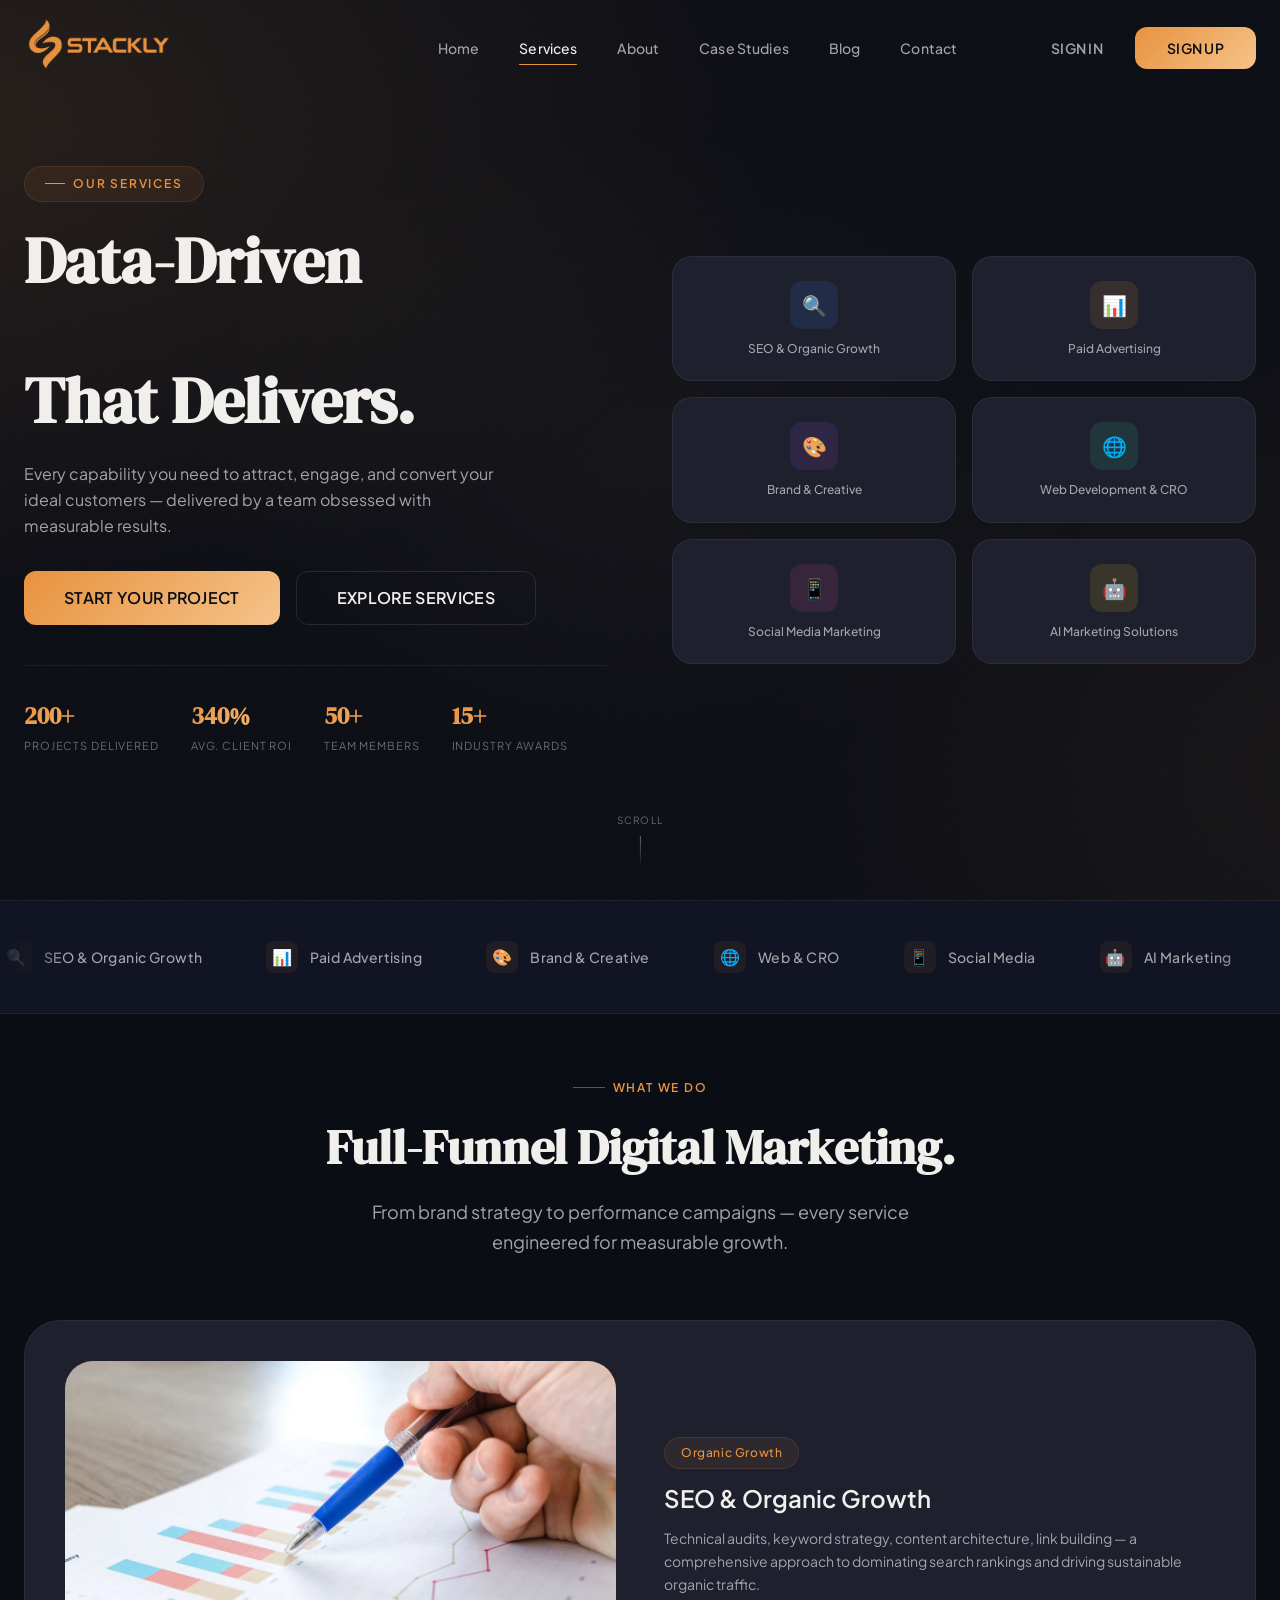
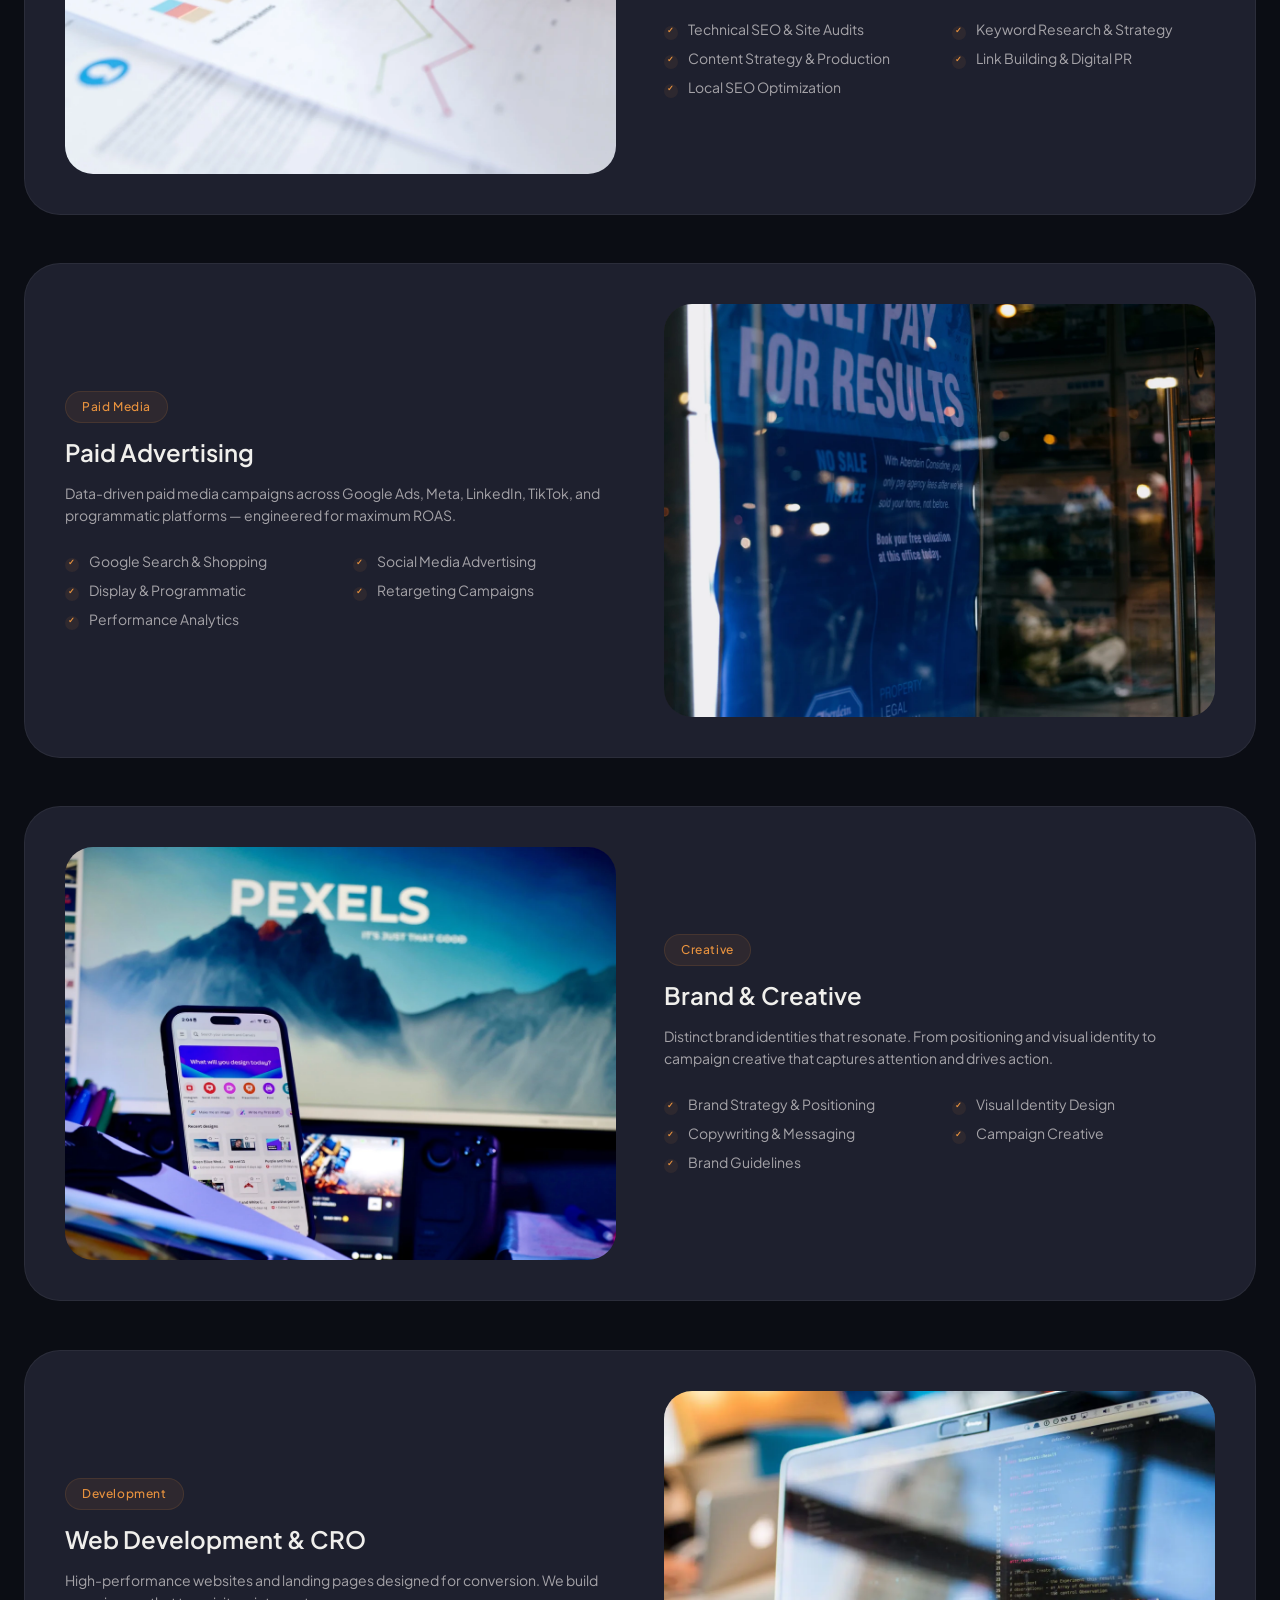
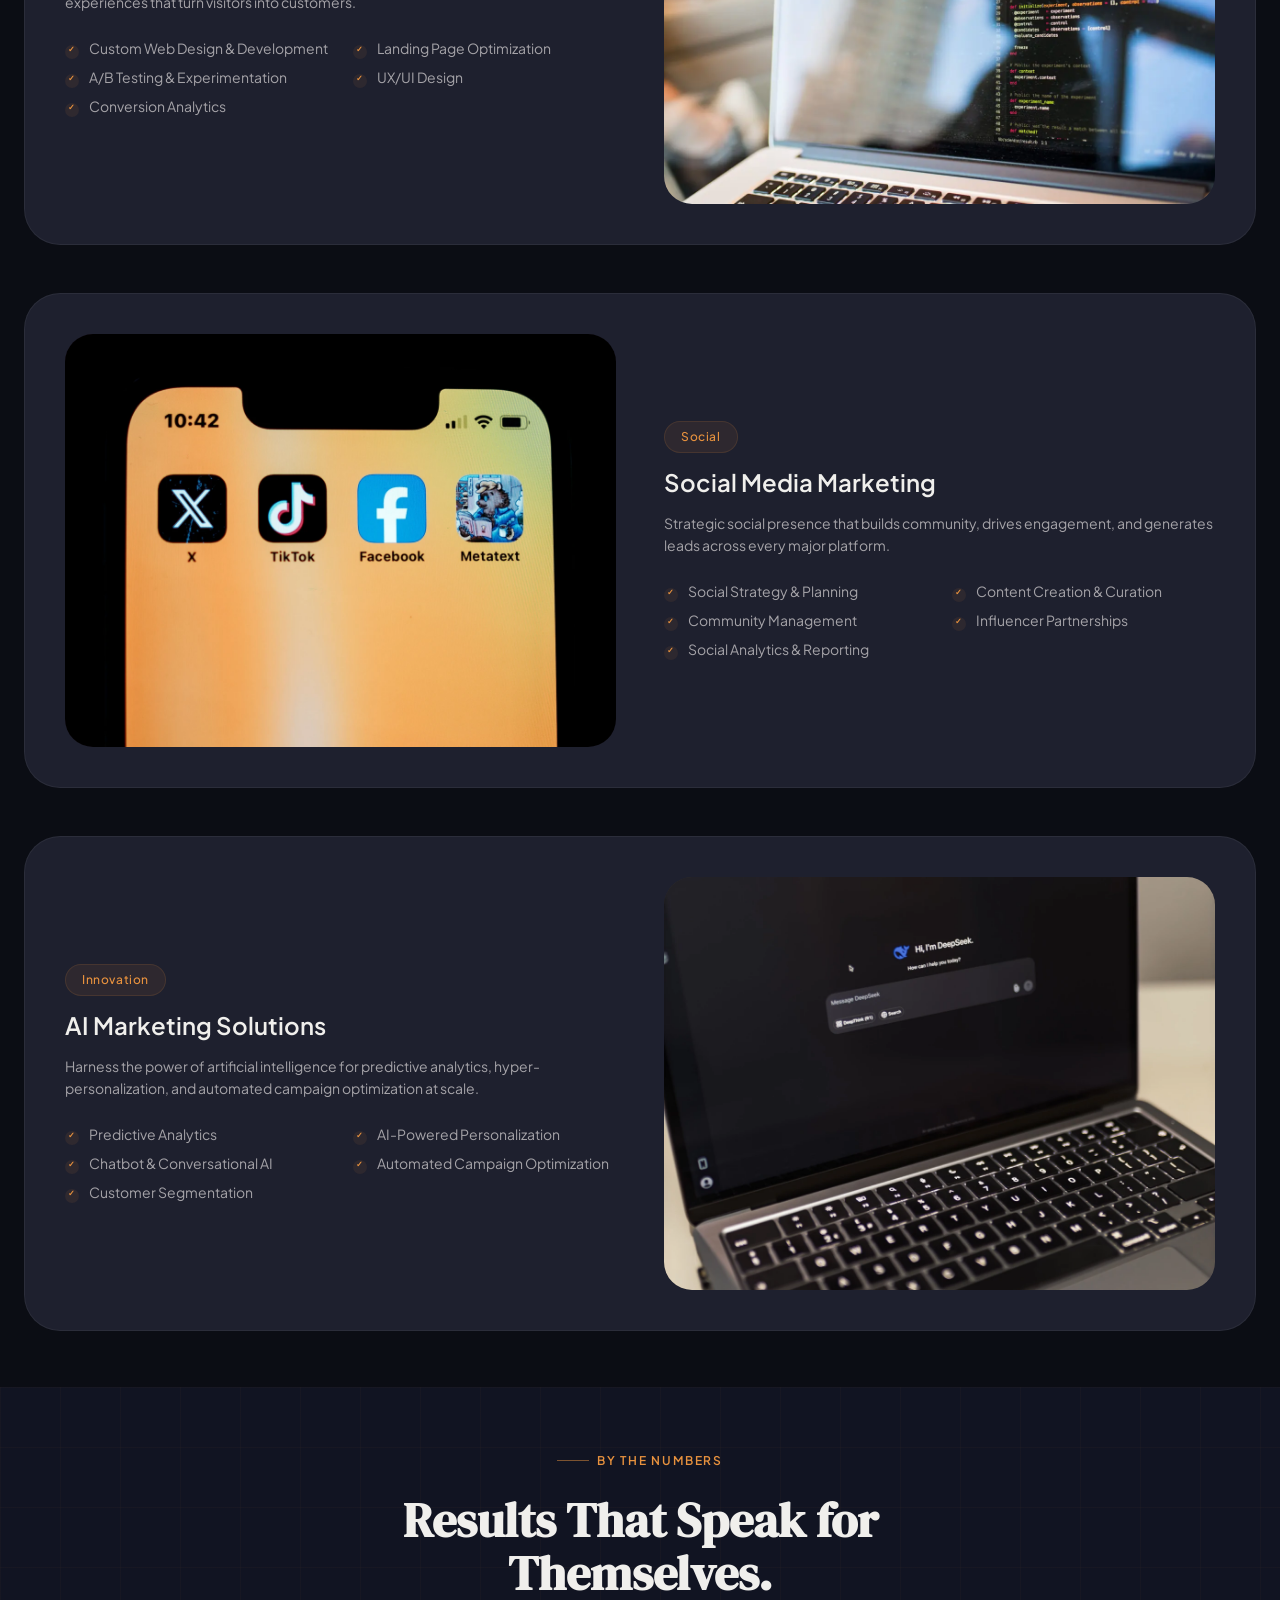
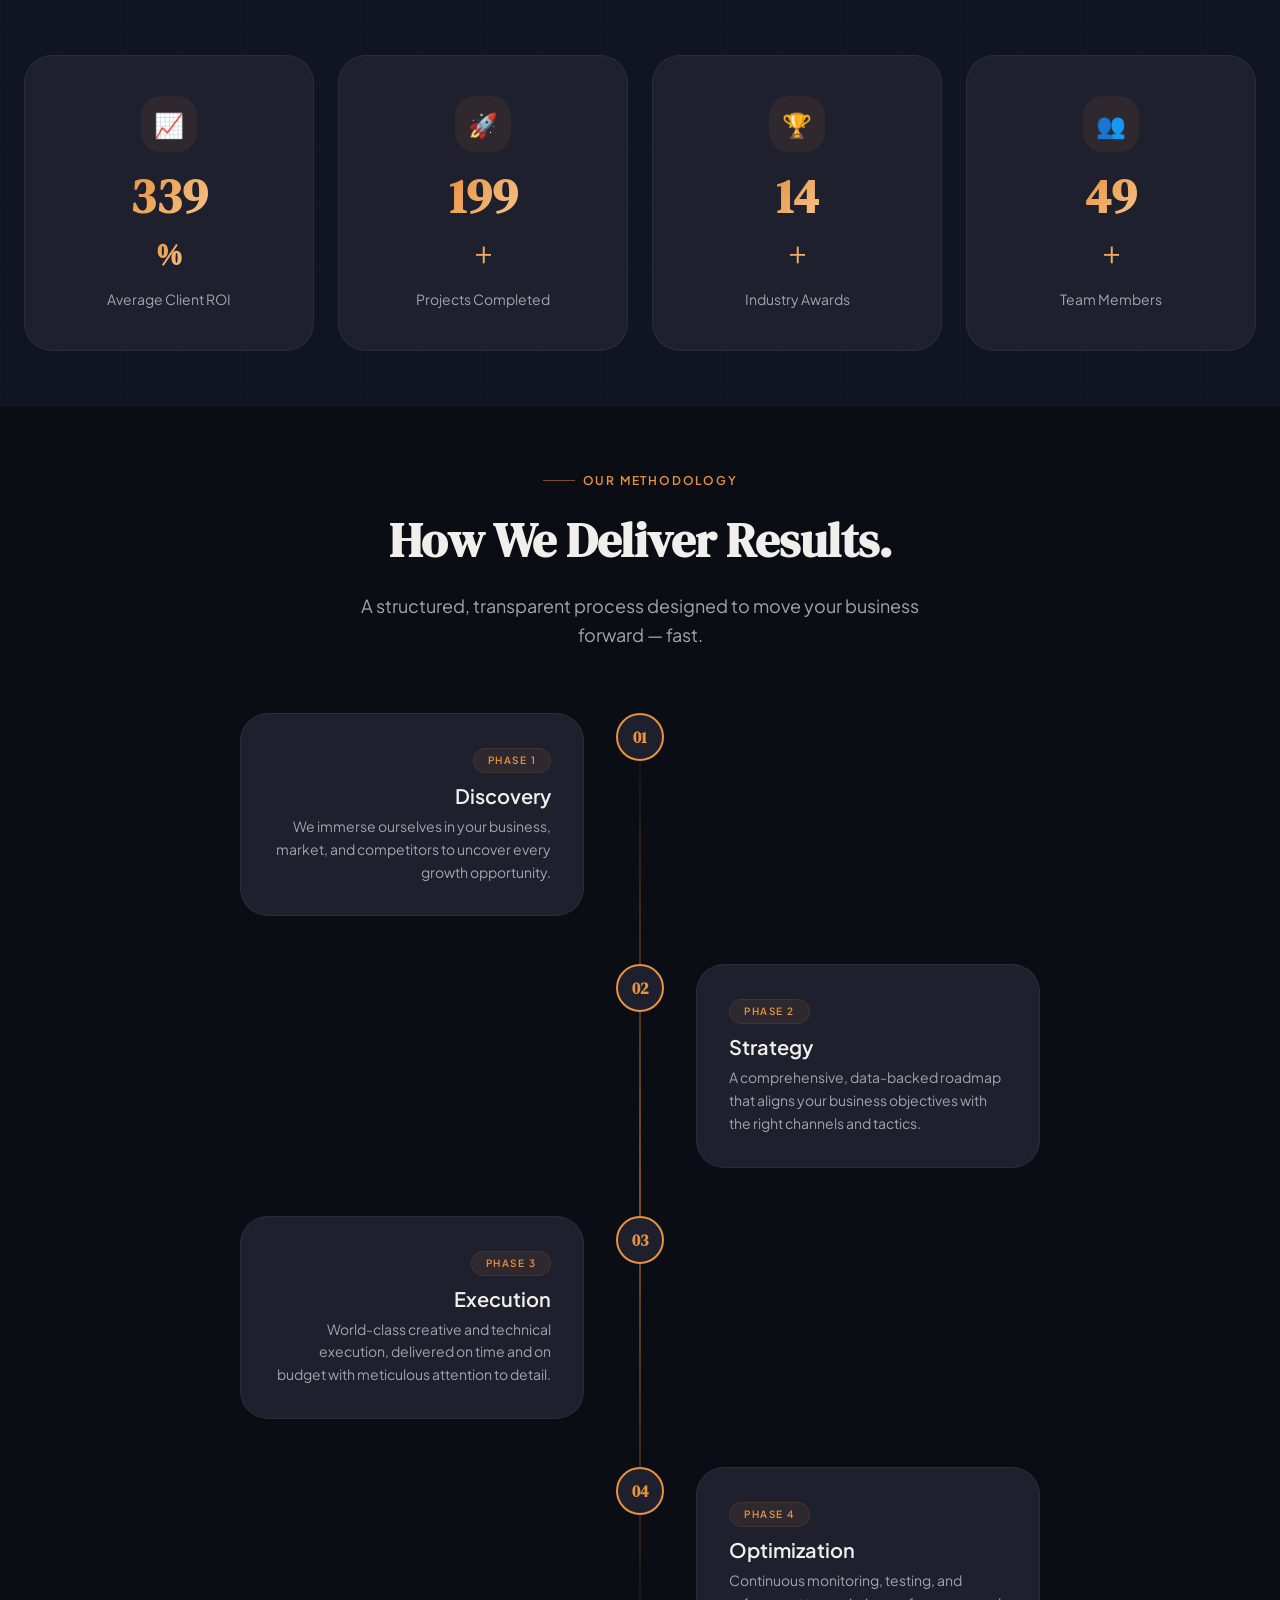
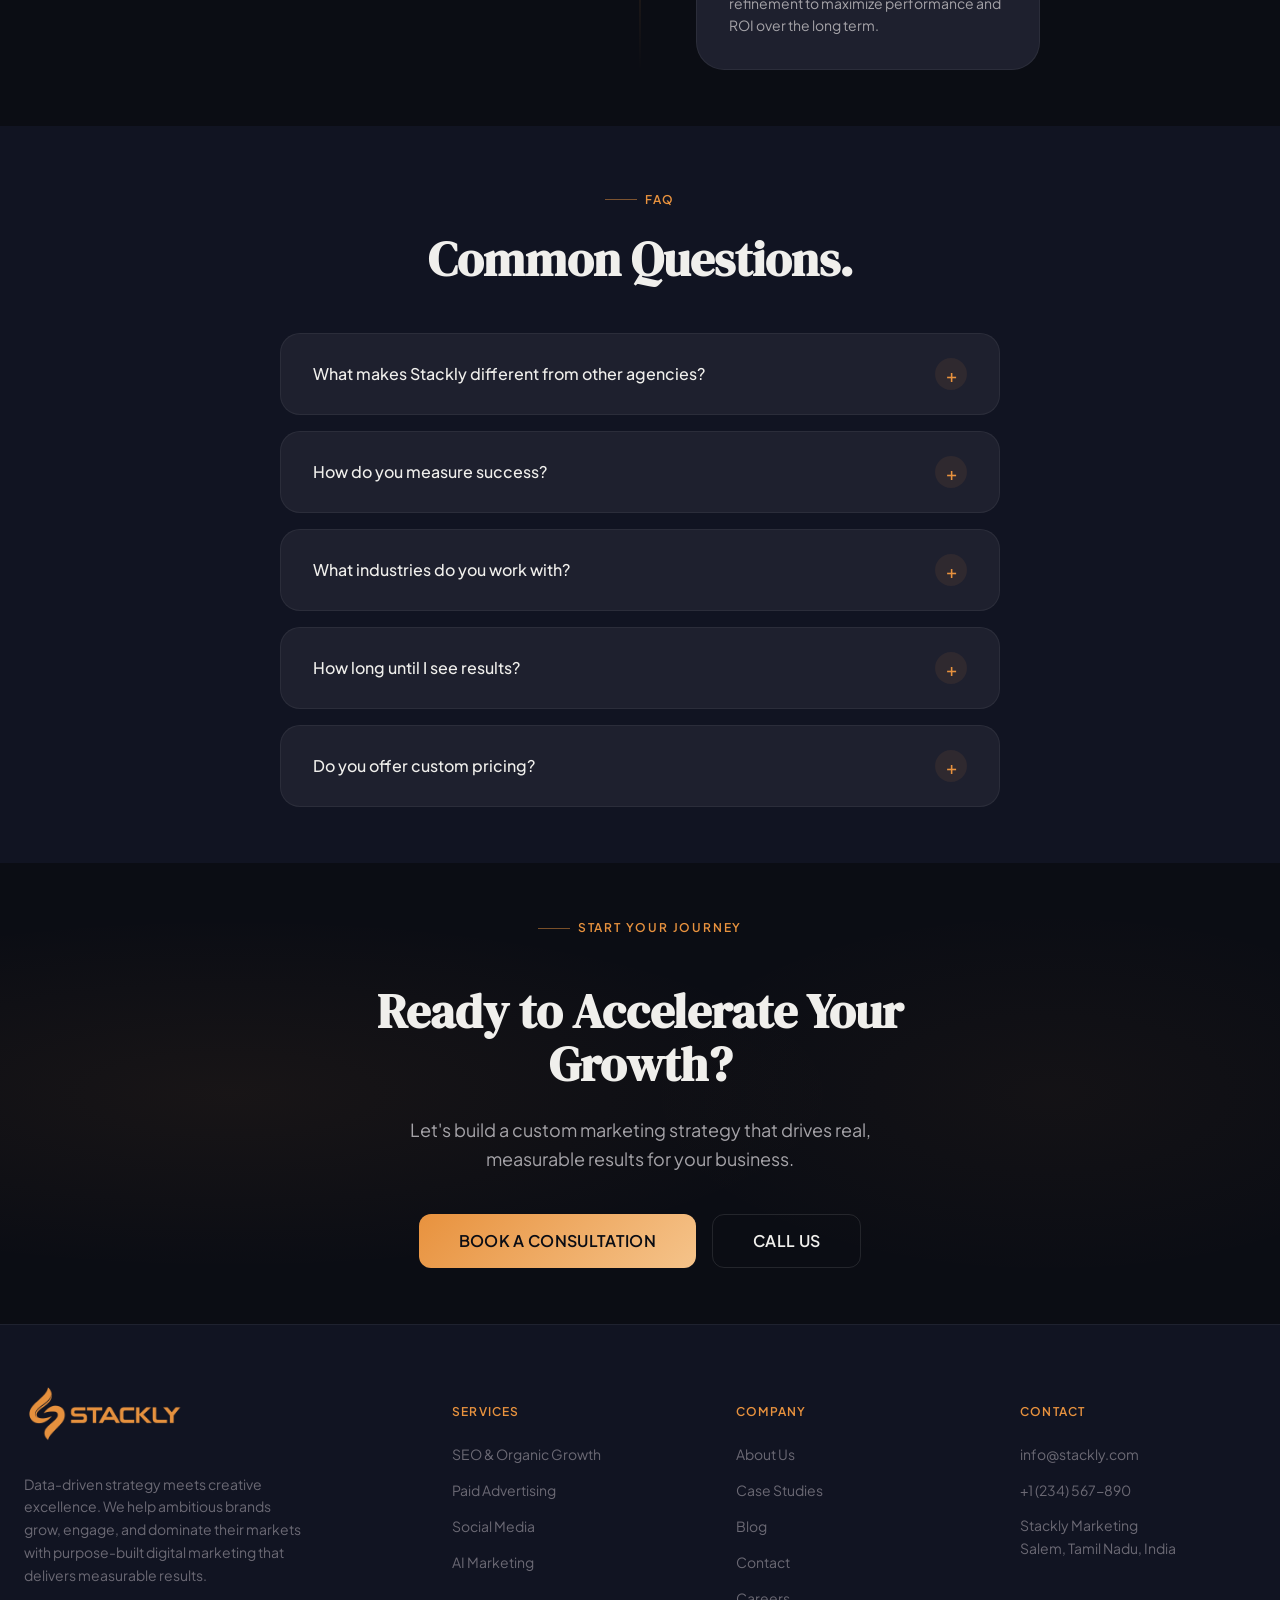
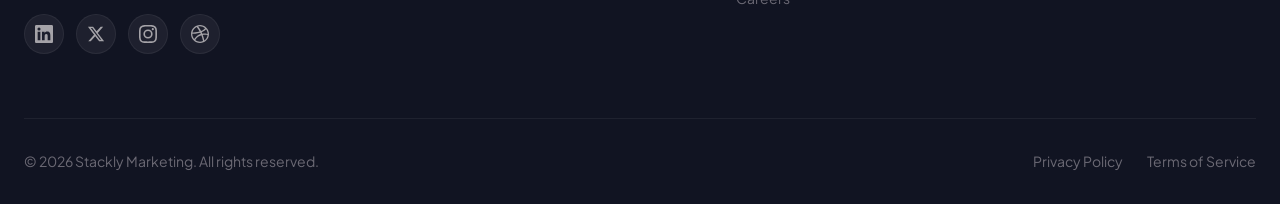
<file: services.html>
<!DOCTYPE html>
<html lang="en" data-theme="dark">
<head>
  <meta charset="UTF-8">
  <meta name="viewport" content="width=device-width, initial-scale=1.0">
  <meta name="description" content="Stackly Marketing — Full-funnel digital marketing services including SEO, paid advertising, brand creative, web development, social media, and AI marketing.">

  <link rel="preconnect" href="https://fonts.googleapis.com">
  <link rel="preconnect" href="https://fonts.gstatic.com" crossorigin>
  <link href="https://fonts.googleapis.com/css2?family=DM+Serif+Display:ital@0;1&family=Plus+Jakarta+Sans:wght@400;500;600;700&display=swap" rel="stylesheet">

  <link rel="stylesheet" href="assets/css/style.css">
  <link rel="stylesheet" href="assets/css/services.css">
  <link rel="stylesheet" href="assets/css/header.css">
  <link rel="stylesheet" href="assets/css/footer.css">
  <link rel="stylesheet" href="assets/css/responsive.css">

  <title>Services — Stackly Marketing</title>
</head>
<body>

  <!-- Header (same as index) -->
  <header class="header js-header">
    <div class="container header__inner">
      <a href="index.html" class="header__logo">
        <span class="header__logo-img" role="img" aria-label="Stackly Marketing"></span>
      </a>
      <nav class="header__nav js-nav">
        <ul class="header__nav-list">
          <li><a href="index.html" class="header__nav-link">Home</a></li>
          <li><a href="services.html" class="header__nav-link is-active">Services</a></li>
          <li><a href="about.html" class="header__nav-link">About</a></li>
          <li><a href="case-studies.html" class="header__nav-link">Case Studies</a></li>
          <li><a href="blog.html" class="header__nav-link">Blog</a></li>
          <li><a href="contact.html" class="header__nav-link">Contact</a></li>
        </ul>
      </nav>
      <div class="header__actions">
        <a href="signin.html" class="btn btn--ghost header__login">Sign In</a>
        <a href="signup.html" class="btn btn--primary header__cta">Sign Up</a>
        <button class="header__hamburger js-hamburger" aria-label="Toggle menu">
          <span class="header__hamburger-line"></span>
          <span class="header__hamburger-line"></span>
          <span class="header__hamburger-line"></span>
        </button>
      </div>
    </div>
  </header>

  <!-- Mobile Offcanvas -->
  <div class="header__offcanvas js-offcanvas">
    <div class="header__offcanvas-inner">
      <button class="header__offcanvas-close js-offcanvas-close" aria-label="Close menu">
        <span class="header__offcanvas-close-line"></span>
        <span class="header__offcanvas-close-line"></span>
      </button>
      <a href="index.html" class="header__offcanvas-logo">
        <span class="header__offcanvas-logo-img" role="img" aria-label="Stackly Marketing"></span>
      </a>
      <nav class="header__offcanvas-nav">
        <ul class="header__offcanvas-list">
          <li><a href="index.html" class="header__offcanvas-link">Home</a></li>
          <li><a href="services.html" class="header__offcanvas-link is-active">Services</a></li>
          <li><a href="about.html" class="header__offcanvas-link">About</a></li>
          <li><a href="case-studies.html" class="header__offcanvas-link">Case Studies</a></li>
          <li><a href="blog.html" class="header__offcanvas-link">Blog</a></li>
          <li><a href="contact.html" class="header__offcanvas-link">Contact</a></li>
        </ul>
      </nav>
      <div class="header__offcanvas-actions">
        <div class="header__offcanvas-btn-group">
          <a href="signin.html" class="btn btn--ghost header__offcanvas-btn">Sign In</a>
          <a href="signup.html" class="btn btn--primary header__offcanvas-btn">Sign Up</a>
        </div>
      </div>
    </div>
  </div>
  <div class="header__overlay js-overlay"></div>

  <main>

    <!-- ============================================
         SECTION 1 — HERO (Full-screen immersive)
         ============================================ -->
    <section class="services-hero js-hero">
      <div class="services-hero__bg">
        <div class="services-hero__gradient"></div>
        <div class="services-hero__noise"></div>
      </div>

      <div class="container services-hero__inner">
        <!-- Left: Content -->
        <div class="services-hero__content">
          <div class="services-hero__label">Our Services</div>
          <h1 class="services-hero__title">
            Data-Driven<br>
            <span class="services-hero__accent">Digital Marketing</span><br>
            That Delivers.
          </h1>
          <p class="services-hero__text">Every capability you need to attract, engage, and convert your ideal customers — delivered by a team obsessed with measurable results.</p>
          <div class="services-hero__actions">
            <a href="404.html" class="btn btn--primary btn--lg js-magnetic">Start Your Project</a>
            <a href="404.html" class="btn btn--outline btn--lg js-magnetic">Explore Services</a>
          </div>
          <div class="services-hero__metrics">
            <div class="services-hero__metric">
              <span class="services-hero__metric-value">200+</span>
              <span class="services-hero__metric-label">Projects Delivered</span>
            </div>
            <div class="services-hero__metric">
              <span class="services-hero__metric-value">340%</span>
              <span class="services-hero__metric-label">Avg. Client ROI</span>
            </div>
            <div class="services-hero__metric">
              <span class="services-hero__metric-value">50+</span>
              <span class="services-hero__metric-label">Team Members</span>
            </div>
            <div class="services-hero__metric">
              <span class="services-hero__metric-value">15+</span>
              <span class="services-hero__metric-label">Industry Awards</span>
            </div>
          </div>
        </div>

        <!-- Right: 2x3 Service Preview Grid -->
        <div class="services-hero__grid">
          <div class="services-hero__card">
            <div class="services-hero__card-icon services-hero__card-icon--seo">🔍</div>
            <span class="services-hero__card-name">SEO & Organic Growth</span>
          </div>
          <div class="services-hero__card">
            <div class="services-hero__card-icon services-hero__card-icon--paid">📊</div>
            <span class="services-hero__card-name">Paid Advertising</span>
          </div>
          <div class="services-hero__card">
            <div class="services-hero__card-icon services-hero__card-icon--brand">🎨</div>
            <span class="services-hero__card-name">Brand & Creative</span>
          </div>
          <div class="services-hero__card">
            <div class="services-hero__card-icon services-hero__card-icon--web">🌐</div>
            <span class="services-hero__card-name">Web Development & CRO</span>
          </div>
          <div class="services-hero__card">
            <div class="services-hero__card-icon services-hero__card-icon--social">📱</div>
            <span class="services-hero__card-name">Social Media Marketing</span>
          </div>
          <div class="services-hero__card">
            <div class="services-hero__card-icon services-hero__card-icon--ai">🤖</div>
            <span class="services-hero__card-name">AI Marketing Solutions</span>
          </div>
        </div>
      </div>

      <div class="services-hero__scroll">
        <span>Scroll</span>
        <div class="services-hero__scroll-line"></div>
      </div>
    </section>

    <!-- ============================================
         SECTION 2 — MARQUEE (Service categories strip)
         ============================================ -->
    <section class="services-marquee">
      <div class="marquee">
        <div class="services-marquee__track marquee__track">
          <span class="services-marquee__item"><span class="services-marquee__item-icon">🔍</span> SEO & Organic Growth</span>
          <span class="services-marquee__item"><span class="services-marquee__item-icon">📊</span> Paid Advertising</span>
          <span class="services-marquee__item"><span class="services-marquee__item-icon">🎨</span> Brand & Creative</span>
          <span class="services-marquee__item"><span class="services-marquee__item-icon">🌐</span> Web & CRO</span>
          <span class="services-marquee__item"><span class="services-marquee__item-icon">📱</span> Social Media</span>
          <span class="services-marquee__item"><span class="services-marquee__item-icon">🤖</span> AI Marketing</span>
          <span class="services-marquee__item"><span class="services-marquee__item-icon">🔍</span> SEO & Organic Growth</span>
          <span class="services-marquee__item"><span class="services-marquee__item-icon">📊</span> Paid Advertising</span>
          <span class="services-marquee__item"><span class="services-marquee__item-icon">🎨</span> Brand & Creative</span>
          <span class="services-marquee__item"><span class="services-marquee__item-icon">🌐</span> Web & CRO</span>
          <span class="services-marquee__item"><span class="services-marquee__item-icon">📱</span> Social Media</span>
          <span class="services-marquee__item"><span class="services-marquee__item-icon">🤖</span> AI Marketing</span>
        </div>
      </div>
    </section>

    <!-- ============================================
         SECTION 3 — SERVICES GRID (Alternating zigzag)
         ============================================ -->
    <section class="services-grid section reveal" id="services">
      <div class="container">
        <div class="services-grid__header stagger-children">
          <span class="section__label">What We Do</span>
          <h2 class="section__title">Full-Funnel Digital Marketing.</h2>
          <p class="section__subtitle">From brand strategy to performance campaigns — every service engineered for measurable growth.</p>
        </div>

        <div class="services-grid__list stagger-children">
          <!-- SEO -->
          <article class="services-grid__card js-tilt-card js-glow-card reveal reveal--fade-up">
            <div class="services-grid__card-icon">
              <div class="services-grid__card-icon-bg services-grid__card-icon-bg--seo"></div>
              <img src="assets/images/service-seo.webp" alt="SEO & Organic Growth" class="services-grid__card-icon-img" loading="lazy">
            </div>
            <div class="services-grid__card-body">
              <span class="tag services-grid__card-tag">Organic Growth</span>
              <h3 class="services-grid__card-title">SEO & Organic Growth</h3>
              <p class="services-grid__card-text">Technical audits, keyword strategy, content architecture, link building — a comprehensive approach to dominating search rankings and driving sustainable organic traffic.</p>
              <ul class="services-grid__card-list">
                <li>Technical SEO & Site Audits</li>
                <li>Keyword Research & Strategy</li>
                <li>Content Strategy & Production</li>
                <li>Link Building & Digital PR</li>
                <li>Local SEO Optimization</li>
              </ul>
            </div>
          </article>

          <!-- Paid Ads -->
          <article class="services-grid__card services-grid__card--reverse js-tilt-card js-glow-card reveal reveal--fade-up">
            <div class="services-grid__card-icon">
              <div class="services-grid__card-icon-bg services-grid__card-icon-bg--paid"></div>
              <img src="assets/images/service-paid-ads.webp" alt="Paid Advertising" class="services-grid__card-icon-img" loading="lazy">
            </div>
            <div class="services-grid__card-body">
              <span class="tag services-grid__card-tag">Paid Media</span>
              <h3 class="services-grid__card-title">Paid Advertising</h3>
              <p class="services-grid__card-text">Data-driven paid media campaigns across Google Ads, Meta, LinkedIn, TikTok, and programmatic platforms — engineered for maximum ROAS.</p>
              <ul class="services-grid__card-list">
                <li>Google Search & Shopping</li>
                <li>Social Media Advertising</li>
                <li>Display & Programmatic</li>
                <li>Retargeting Campaigns</li>
                <li>Performance Analytics</li>
              </ul>
            </div>
          </article>

          <!-- Brand -->
          <article class="services-grid__card js-tilt-card js-glow-card reveal reveal--fade-up">
            <div class="services-grid__card-icon">
              <div class="services-grid__card-icon-bg services-grid__card-icon-bg--brand"></div>
              <img src="assets/images/service-brand.webp" alt="Brand & Creative" class="services-grid__card-icon-img" loading="lazy">
            </div>
            <div class="services-grid__card-body">
              <span class="tag services-grid__card-tag">Creative</span>
              <h3 class="services-grid__card-title">Brand & Creative</h3>
              <p class="services-grid__card-text">Distinct brand identities that resonate. From positioning and visual identity to campaign creative that captures attention and drives action.</p>
              <ul class="services-grid__card-list">
                <li>Brand Strategy & Positioning</li>
                <li>Visual Identity Design</li>
                <li>Copywriting & Messaging</li>
                <li>Campaign Creative</li>
                <li>Brand Guidelines</li>
              </ul>
            </div>
          </article>

          <!-- Web -->
          <article class="services-grid__card services-grid__card--reverse js-tilt-card js-glow-card reveal reveal--fade-up">
            <div class="services-grid__card-icon">
              <div class="services-grid__card-icon-bg services-grid__card-icon-bg--web"></div>
              <img src="assets/images/service-webdev.webp" alt="Web Development & CRO" class="services-grid__card-icon-img" loading="lazy">
            </div>
            <div class="services-grid__card-body">
              <span class="tag services-grid__card-tag">Development</span>
              <h3 class="services-grid__card-title">Web Development & CRO</h3>
              <p class="services-grid__card-text">High-performance websites and landing pages designed for conversion. We build experiences that turn visitors into customers.</p>
              <ul class="services-grid__card-list">
                <li>Custom Web Design & Development</li>
                <li>Landing Page Optimization</li>
                <li>A/B Testing & Experimentation</li>
                <li>UX/UI Design</li>
                <li>Conversion Analytics</li>
              </ul>
            </div>
          </article>

          <!-- Social -->
          <article class="services-grid__card js-tilt-card js-glow-card reveal reveal--fade-up">
            <div class="services-grid__card-icon">
              <div class="services-grid__card-icon-bg services-grid__card-icon-bg--social"></div>
              <img src="assets/images/service-social.webp" alt="Social Media Marketing" class="services-grid__card-icon-img" loading="lazy">
            </div>
            <div class="services-grid__card-body">
              <span class="tag services-grid__card-tag">Social</span>
              <h3 class="services-grid__card-title">Social Media Marketing</h3>
              <p class="services-grid__card-text">Strategic social presence that builds community, drives engagement, and generates leads across every major platform.</p>
              <ul class="services-grid__card-list">
                <li>Social Strategy & Planning</li>
                <li>Content Creation & Curation</li>
                <li>Community Management</li>
                <li>Influencer Partnerships</li>
                <li>Social Analytics & Reporting</li>
              </ul>
            </div>
          </article>

          <!-- AI -->
          <article class="services-grid__card services-grid__card--reverse js-tilt-card js-glow-card reveal reveal--fade-up">
            <div class="services-grid__card-icon">
              <div class="services-grid__card-icon-bg services-grid__card-icon-bg--ai"></div>
              <img src="assets/images/service-ai.webp" alt="AI Marketing Solutions" class="services-grid__card-icon-img" loading="lazy">
            </div>
            <div class="services-grid__card-body">
              <span class="tag services-grid__card-tag">Innovation</span>
              <h3 class="services-grid__card-title">AI Marketing Solutions</h3>
              <p class="services-grid__card-text">Harness the power of artificial intelligence for predictive analytics, hyper-personalization, and automated campaign optimization at scale.</p>
              <ul class="services-grid__card-list">
                <li>Predictive Analytics</li>
                <li>AI-Powered Personalization</li>
                <li>Chatbot & Conversational AI</li>
                <li>Automated Campaign Optimization</li>
                <li>Customer Segmentation</li>
              </ul>
            </div>
          </article>
        </div>
      </div>
    </section>

    <!-- ============================================
         SECTION 4 — STATS (Impact counters)
         ============================================ -->
    <section class="services-stats section reveal reveal--zoom">
      <div class="container">
        <div class="services-stats__header stagger-children">
          <span class="section__label">By the Numbers</span>
          <h2 class="section__title">Results That Speak for Themselves.</h2>
        </div>
        <div class="services-stats__grid stagger-children stagger--scale">
          <div class="services-stats__card">
            <div class="services-stats__card-icon">📈</div>
            <div class="services-stats__card-number" data-count="340">0</div>
            <span class="services-stats__card-suffix">%</span>
            <span class="services-stats__card-label">Average Client ROI</span>
          </div>
          <div class="services-stats__card">
            <div class="services-stats__card-icon">🚀</div>
            <div class="services-stats__card-number" data-count="200">0</div>
            <span class="services-stats__card-suffix">+</span>
            <span class="services-stats__card-label">Projects Completed</span>
          </div>
          <div class="services-stats__card">
            <div class="services-stats__card-icon">🏆</div>
            <div class="services-stats__card-number" data-count="15">0</div>
            <span class="services-stats__card-suffix">+</span>
            <span class="services-stats__card-label">Industry Awards</span>
          </div>
          <div class="services-stats__card">
            <div class="services-stats__card-icon">👥</div>
            <div class="services-stats__card-number" data-count="50">0</div>
            <span class="services-stats__card-suffix">+</span>
            <span class="services-stats__card-label">Team Members</span>
          </div>
        </div>
      </div>
    </section>

    <!-- ============================================
         SECTION 5 — PROCESS (Vertical timeline)
         ============================================ -->
    <section class="services-timeline section reveal">
      <div class="container">
        <div class="services-timeline__header stagger-children">
          <span class="section__label">Our Methodology</span>
          <h2 class="section__title">How We Deliver Results.</h2>
          <p class="section__subtitle">A structured, transparent process designed to move your business forward — fast.</p>
        </div>

        <div class="services-timeline__track">
          <div class="services-timeline__step reveal reveal--fade-left">
            <div class="services-timeline__step-content services-timeline__step-content--left">
              <span class="services-timeline__step-phase">Phase 1</span>
              <h3 class="services-timeline__step-title">Discovery</h3>
              <p class="services-timeline__step-text">We immerse ourselves in your business, market, and competitors to uncover every growth opportunity.</p>
            </div>
            <div class="services-timeline__step-node">01</div>
            <div></div>
          </div>

          <div class="services-timeline__step reveal reveal--fade-right">
            <div></div>
            <div class="services-timeline__step-node">02</div>
            <div class="services-timeline__step-content services-timeline__step-content--right">
              <span class="services-timeline__step-phase">Phase 2</span>
              <h3 class="services-timeline__step-title">Strategy</h3>
              <p class="services-timeline__step-text">A comprehensive, data-backed roadmap that aligns your business objectives with the right channels and tactics.</p>
            </div>
          </div>

          <div class="services-timeline__step reveal reveal--fade-left">
            <div class="services-timeline__step-content services-timeline__step-content--left">
              <span class="services-timeline__step-phase">Phase 3</span>
              <h3 class="services-timeline__step-title">Execution</h3>
              <p class="services-timeline__step-text">World-class creative and technical execution, delivered on time and on budget with meticulous attention to detail.</p>
            </div>
            <div class="services-timeline__step-node">03</div>
            <div></div>
          </div>

          <div class="services-timeline__step reveal reveal--fade-right">
            <div></div>
            <div class="services-timeline__step-node">04</div>
            <div class="services-timeline__step-content services-timeline__step-content--right">
              <span class="services-timeline__step-phase">Phase 4</span>
              <h3 class="services-timeline__step-title">Optimization</h3>
              <p class="services-timeline__step-text">Continuous monitoring, testing, and refinement to maximize performance and ROI over the long term.</p>
            </div>
          </div>
        </div>
      </div>
    </section>

    <!-- ============================================
         SECTION 6 — FAQ (Premium accordion)
         ============================================ -->
    <section class="services-faq section reveal" id="faq">
      <div class="container">
        <div class="services-faq__header stagger-children">
          <span class="section__label">FAQ</span>
          <h2 class="section__title">Common Questions.</h2>
        </div>
        <div class="services-faq__list">
          <details class="services-faq__item">
            <summary class="services-faq__question">
              <span>What makes Stackly different from other agencies?</span>
              <span class="services-faq__question-icon">+</span>
            </summary>
            <div class="services-faq__answer">
              <p>We combine deep strategic thinking with world-class creative execution and a relentless focus on measurable results. Every engagement is custom-built — no templates, no cookie-cutter approaches.</p>
            </div>
          </details>
          <details class="services-faq__item">
            <summary class="services-faq__question">
              <span>How do you measure success?</span>
              <span class="services-faq__question-icon">+</span>
            </summary>
            <div class="services-faq__answer">
              <p>We define clear KPIs at the start of every engagement — whether that's revenue, leads, traffic, engagement, or brand lift. Real-time dashboards and monthly reports ensure full transparency.</p>
            </div>
          </details>
          <details class="services-faq__item">
            <summary class="services-faq__question">
              <span>What industries do you work with?</span>
              <span class="services-faq__question-icon">+</span>
            </summary>
            <div class="services-faq__answer">
              <p>We work across B2B SaaS, e-commerce, professional services, healthcare, fintech, and consumer brands. Our methodology adapts to any industry while our team brings specialized vertical expertise.</p>
            </div>
          </details>
          <details class="services-faq__item">
            <summary class="services-faq__question">
              <span>How long until I see results?</span>
              <span class="services-faq__question-icon">+</span>
            </summary>
            <div class="services-faq__answer">
              <p>Timelines vary by channel and strategy. Paid campaigns typically show results within weeks, while SEO and content efforts build momentum over 3-6 months. We set clear milestones at the outset.</p>
            </div>
          </details>
          <details class="services-faq__item">
            <summary class="services-faq__question">
              <span>Do you offer custom pricing?</span>
              <span class="services-faq__question-icon">+</span>
            </summary>
            <div class="services-faq__answer">
              <p>Yes. While we offer structured packages, every engagement is scoped based on your specific needs, goals, and budget. We'll design a partnership that makes sense for your business.</p>
            </div>
          </details>
        </div>
      </div>
    </section>

    <!-- ============================================
         SECTION 7 — CTA (Premium)
         ============================================ -->
    <section class="services-cta section reveal reveal--zoom">
      <div class="services-cta__gradient"></div>
      <div class="container">
        <div class="services-cta__inner">
          <span class="section__label services-cta__label">Start Your Journey</span>
          <h2 class="services-cta__title">Ready to Accelerate Your Growth?</h2>
          <p class="services-cta__text">Let's build a custom marketing strategy that drives real, measurable results for your business.</p>
          <div class="services-cta__actions">
            <a href="404.html" class="btn btn--primary btn--lg js-magnetic">Book a Consultation</a>
            <a href="404.html" class="btn btn--outline btn--lg js-magnetic">Call Us</a>
          </div>
        </div>
      </div>
    </section>

  </main>

  <!-- Footer (same as index) -->
  <footer class="footer">
    <div class="container">
      <div class="footer__grid">
        <div class="footer__brand">
          <a href="index.html" class="footer__logo"><span class="footer__logo-img" role="img" aria-label="Stackly Marketing"></span></a>
          <p class="footer__tagline">Data-driven strategy meets creative excellence. We help ambitious brands grow, engage, and dominate their markets with purpose-built digital marketing that delivers measurable results.</p>
          <div class="footer__social">
            <a href="404.html" class="footer__social-link" aria-label="LinkedIn"><svg viewBox="0 0 24 24"><path d="M20.447 20.452h-3.554v-5.569c0-1.328-.027-3.037-1.852-3.037-1.853 0-2.136 1.445-2.136 2.939v5.667H9.351V9h3.414v1.561h.046c.477-.9 1.637-1.85 3.37-1.85 3.601 0 4.267 2.37 4.267 5.455v6.286zM5.337 7.433a2.062 2.062 0 01-2.063-2.065 2.064 2.064 0 112.063 2.065zm1.782 13.019H3.555V9h3.564v11.452zM22.225 0H1.771C.792 0 0 .774 0 1.729v20.542C0 23.227.792 24 1.771 24h20.451C23.2 24 24 23.227 24 22.271V1.729C24 .774 23.2 0 22.222 0h.003z"/></svg></a>
            <a href="404.html" class="footer__social-link" aria-label="Twitter"><svg viewBox="0 0 24 24"><path d="M18.244 2.25h3.308l-7.227 8.26 8.502 11.24H16.17l-5.214-6.817L4.99 21.75H1.68l7.73-8.835L1.254 2.25H8.08l4.713 6.231zm-1.161 17.52h1.833L7.084 4.126H5.117z"/></svg></a>
            <a href="404.html" class="footer__social-link" aria-label="Instagram"><svg viewBox="0 0 24 24"><path d="M12 2.163c3.204 0 3.584.012 4.85.07 3.252.148 4.771 1.691 4.919 4.919.058 1.265.069 1.645.069 4.849 0 3.205-.012 3.584-.069 4.849-.149 3.225-1.664 4.771-4.919 4.919-1.266.058-1.644.07-4.85.07-3.204 0-3.584-.012-4.849-.07-3.26-.149-4.771-1.699-4.919-4.92-.058-1.265-.07-1.644-.07-4.849 0-3.204.013-3.583.07-4.849.149-3.227 1.664-4.771 4.919-4.919 1.266-.057 1.645-.069 4.849-.069zM12 0C8.741 0 8.333.014 7.053.072 2.695.272.273 2.69.073 7.052.014 8.333 0 8.741 0 12c0 3.259.014 3.668.072 4.948.2 4.358 2.618 6.78 6.98 6.98C8.333 23.986 8.741 24 12 24c3.259 0 3.668-.014 4.948-.072 4.354-.2 6.782-2.618 6.979-6.98.059-1.28.073-1.689.073-4.948 0-3.259-.014-3.667-.072-4.947-.196-4.354-2.617-6.78-6.979-6.98C15.668.014 15.259 0 12 0zm0 5.838a6.162 6.162 0 100 12.324 6.162 6.162 0 000-12.324zM12 16a4 4 0 110-8 4 4 0 010 8zm6.406-11.845a1.44 1.44 0 100 2.881 1.44 1.44 0 000-2.881z"/></svg></a>
            <a href="404.html" class="footer__social-link" aria-label="Dribbble"><svg viewBox="0 0 24 24"><path d="M12 24C5.385 24 0 18.615 0 12S5.385 0 12 0s12 5.385 12 12-5.385 12-12 12zm10.12-10.358c-.35-.11-3.17-.953-6.384-.438 1.34 3.684 1.887 6.684 1.992 7.308 2.3-1.555 3.936-4.02 4.395-6.87zm-6.115 7.808c-.153-.9-.75-4.032-2.19-7.77l-.066.02c-5.79 2.015-7.86 6.025-8.04 6.4 1.73 1.358 3.92 2.166 6.29 2.166 1.42 0 2.77-.29 4-.816zm-11.62-2.58c.232-.4 3.045-5.055 8.332-6.765.135-.045.27-.084.405-.12-.26-.585-.54-1.167-.832-1.74C7.17 11.775 2.206 11.71 1.756 11.7l-.004.312c0 2.633.998 5.037 2.634 6.855zm-2.42-8.955c.46.008 4.683.026 9.477-1.248-1.698-3.018-3.53-5.558-3.8-5.928-2.868 1.35-5.01 3.99-5.676 7.17zM9.6 2.052c.282.38 2.145 2.914 3.822 6 3.645-1.365 5.19-3.44 5.373-3.702-1.81-1.61-4.19-2.586-6.795-2.586-.825 0-1.63.1-2.4.29zm10.335 3.483c-.218.29-1.91 2.493-5.724 4.04.24.49.47.985.68 1.486.08.18.15.36.22.53 3.41-.43 6.8.26 7.14.33-.02-2.42-.88-4.64-2.31-6.38z"/></svg></a>
          </div>
        </div>
        <div class="footer__col">
          <h4 class="footer__col-title">Services</h4>
          <ul class="footer__col-list">
            <li><a href="404.html" class="footer__col-link">SEO & Organic Growth</a></li>
            <li><a href="404.html" class="footer__col-link">Paid Advertising</a></li>
            <li><a href="404.html" class="footer__col-link">Social Media</a></li>
            <li><a href="404.html" class="footer__col-link">AI Marketing</a></li>
          </ul>
        </div>
        <div class="footer__col">
          <h4 class="footer__col-title">Company</h4>
          <ul class="footer__col-list">
            <li><a href="about.html" class="footer__col-link">About Us</a></li>
            <li><a href="case-studies.html" class="footer__col-link">Case Studies</a></li>
            <li><a href="blog.html" class="footer__col-link">Blog</a></li>
            <li><a href="contact.html" class="footer__col-link">Contact</a></li>
            <li><a href="contact.html" class="footer__col-link">Careers</a></li>
          </ul>
        </div>
        <div class="footer__col">
          <h4 class="footer__col-title">Contact</h4>
          <ul class="footer__col-list">
            <li><a href="404.html" class="footer__col-link">info@stackly.com</a></li>
            <li><a href="404.html" class="footer__col-link">+1 (234) 567-890</a></li>
            <li class="footer__col-address">Stackly Marketing<br>Salem, Tamil Nadu, India</li>
          </ul>
        </div>
      </div>
      <div class="footer__bottom">
        <span class="footer__copyright">&copy; 2026 Stackly Marketing. All rights reserved.</span>
        <div class="footer__legal">
          <a href="#" class="footer__legal-link">Privacy Policy</a>
          <a href="#" class="footer__legal-link">Terms of Service</a>
        </div>
      </div>
    </div>
  </footer>

  <script src="assets/js/main.js"></script>
</body>
</html>
</file>
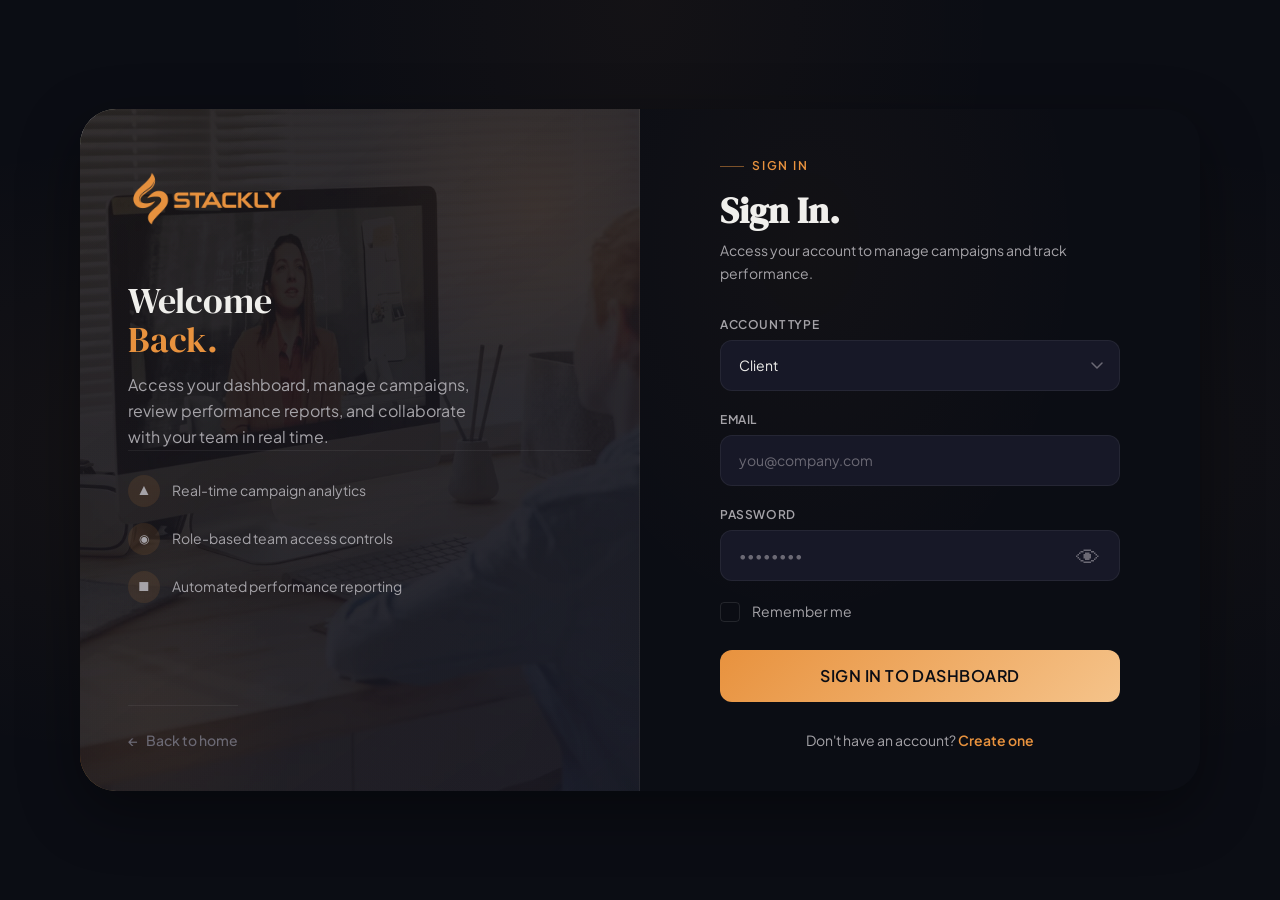
<file: signin.html>
<!DOCTYPE html>
<html lang="en" data-theme="dark">
<head>
  <meta charset="UTF-8">
  <meta name="viewport" content="width=device-width, initial-scale=1.0">
  <meta name="description" content="Sign in to your Stackly Marketing account.">

  <link rel="preconnect" href="https://fonts.googleapis.com">
  <link rel="preconnect" href="https://fonts.gstatic.com" crossorigin>
  <link href="https://fonts.googleapis.com/css2?family=DM+Serif+Display:ital@0;1&family=Plus+Jakarta+Sans:wght@400;500;600;700&display=swap" rel="stylesheet">

  <link rel="stylesheet" href="assets/css/style.css">
  <link rel="stylesheet" href="assets/css/signin-signup.css">

  <title>Sign In — Stackly Marketing</title>
</head>
<body>

<main class="auth-page">
  <div class="auth-page__grid">

    <!-- ============================================
         BRAND PANEL
         ============================================ -->
    <div class="auth-panel">
      <div class="auth-panel__content">
        <a href="index.html" class="auth-panel__logo">
          <span class="auth-panel__logo-img" role="img" aria-label="Stackly Marketing"></span>
        </a>

        <p class="auth-panel__tagline">
          Welcome<br>
          <span class="auth-panel__tagline-accent">Back.</span>
        </p>
        <p class="auth-panel__text">Access your dashboard, manage campaigns, review performance reports, and collaborate with your team in real time.</p>
      </div>

      <div class="auth-panel__features">
        <div class="auth-panel__feature">
          <span class="auth-panel__feature-icon">&#9650;</span>
          Real-time campaign analytics
        </div>
        <div class="auth-panel__feature">
          <span class="auth-panel__feature-icon">&#9673;</span>
          Role-based team access controls
        </div>
        <div class="auth-panel__feature">
          <span class="auth-panel__feature-icon">&#9632;</span>
          Automated performance reporting
        </div>
      </div>

      <a href="index.html" class="auth-panel__back">
        <span class="auth-panel__back-arrow">&larr;</span>
        Back to home
      </a>
    </div>

    <!-- ============================================
         AUTH CARD
         ============================================ -->
    <div class="auth-card">
      <div class="auth-card__inner">
        <span class="auth-card__badge">Sign In</span>
        <h1 class="auth-card__title">Sign In.</h1>
        <p class="auth-card__subtitle">Access your account to manage campaigns and track performance.</p>

        <form class="auth-form js-auth-form" novalidate>
          <div class="auth-form__message auth-form__message--error js-form-error"></div>

          <div class="auth-form__field">
            <label class="auth-form__label" for="signin-role">Account type</label>
            <select class="auth-form__select" id="signin-role" required>
              <option value="client">Client</option>
              <option value="admin">Admin</option>
            </select>
          </div>

          <div class="auth-form__field js-field">
            <label class="auth-form__label" for="signin-email">
              Email
              <span class="auth-form__label-error"></span>
            </label>
            <div class="auth-form__input-wrap">
              <input type="email" class="auth-form__input" id="signin-email" placeholder="you@company.com" required autocomplete="email">
            </div>
          </div>

          <div class="auth-form__field js-field">
            <label class="auth-form__label" for="signin-password">
              Password
              <span class="auth-form__label-error"></span>
            </label>
            <div class="auth-form__input-wrap">
              <input type="password" class="auth-form__input" id="signin-password" placeholder="&bull;&bull;&bull;&bull;&bull;&bull;&bull;&bull;" required minlength="8" autocomplete="current-password">
              <button type="button" class="auth-form__toggle-btn js-password-toggle" aria-label="Toggle password visibility" tabindex="-1">&#128065;</button>
            </div>
          </div>

          <div class="auth-form__checkbox-row">
            <label class="auth-form__checkbox">
              <input type="checkbox" id="signin-remember">
              <span class="auth-form__check"></span>
              Remember me
            </label>
          </div>

          <button type="submit" class="btn btn--primary btn--lg auth-form__submit">Sign In to Dashboard</button>

          <p class="auth-form__footer">
            Don't have an account? <a href="signup.html">Create one</a>
          </p>
        </form>
      </div>
    </div>

  </div>
</main>

<script>
(function () {
  /* ---------- DOM refs ---------- */
  var form = document.querySelector('.js-auth-form');
  var errorMsg = document.querySelector('.js-form-error');
  var emailField = document.getElementById('signin-email');
  var passwordField = document.getElementById('signin-password');
  var toggleBtns = form.querySelectorAll('.js-password-toggle');

  /* ---------- Password toggle ---------- */
  toggleBtns.forEach(function (btn) {
    btn.addEventListener('click', function () {
      var input = btn.parentElement.querySelector('input');
      var isPassword = input.getAttribute('type') === 'password';
      input.setAttribute('type', isPassword ? 'text' : 'password');
      btn.textContent = isPassword ? '\u2713' : '\u{1F441}';
    });
  });

  /* ---------- Helpers ---------- */
  function getFieldErrorEl(field) {
    return field.querySelector('.auth-form__label-error');
  }

  function setFieldError(field, msg) {
    var err = getFieldErrorEl(field);
    if (err) err.textContent = msg;
    field.classList.add('is-invalid');
    field.classList.remove('is-valid');
  }

  function clearFieldError(field) {
    var err = getFieldErrorEl(field);
    if (err) err.textContent = '';
    field.classList.remove('is-invalid');
  }

  function setFieldValid(field) {
    clearFieldError(field);
    field.classList.add('is-valid');
  }

  function validateEmail(email) {
    return /^[^\s@]+@[^\s@]+\.[^\s@]+$/.test(email);
  }

  function showError(msg) {
    errorMsg.textContent = msg;
    errorMsg.classList.remove('auth-form__message--success');
    errorMsg.classList.add('auth-form__message--error', 'is-visible');
  }

  function clearError() {
    errorMsg.textContent = '';
    errorMsg.classList.remove('is-visible');
  }

  /* ---------- Live validation on blur ---------- */
  emailField.addEventListener('blur', function () {
    var v = emailField.value.trim();
    var field = emailField.closest('.js-field');
    if (!v) { setFieldError(field, 'Please enter your email'); return; }
    if (!validateEmail(v)) { setFieldError(field, 'Enter a valid email address'); return; }
    setFieldValid(field);
  });

  passwordField.addEventListener('blur', function () {
    var v = passwordField.value;
    var field = passwordField.closest('.js-field');
    if (!v) { setFieldError(field, 'Please enter your password'); return; }
    if (v.length < 8) { setFieldError(field, 'At least 8 characters'); return; }
    setFieldValid(field);
  });

  /* ---------- Form submit ---------- */
  form.addEventListener('submit', function (e) {
    e.preventDefault();
    clearError();

    var email = emailField.value.trim();
    var password = passwordField.value;
    var isValid = true;

    if (!email) {
      setFieldError(emailField.closest('.js-field'), 'Please enter your email');
      isValid = false;
    } else if (!validateEmail(email)) {
      setFieldError(emailField.closest('.js-field'), 'Enter a valid email address');
      isValid = false;
    } else {
      setFieldValid(emailField.closest('.js-field'));
    }

    if (!password) {
      setFieldError(passwordField.closest('.js-field'), 'Please enter your password');
      isValid = false;
    } else if (password.length < 8) {
      setFieldError(passwordField.closest('.js-field'), 'At least 8 characters');
      isValid = false;
    } else {
      setFieldValid(passwordField.closest('.js-field'));
    }

    if (!isValid) {
      showError('Please fix the highlighted fields before continuing.');
      return;
    }

    var role = document.getElementById('signin-role').value;

    localStorage.setItem('stackly_user', JSON.stringify({
      name: email.split('@')[0],
      email: email,
      role: role
    }));

    showError('Sign in successful \u2014 redirecting to dashboard...');
    errorMsg.classList.remove('auth-form__message--error');
    errorMsg.classList.add('auth-form__message--success');

    var target = role === 'admin' ? 'dashboard-admin.html' : 'dashboard-client.html';
    setTimeout(function () { window.location.href = target; }, 1200);
  });
})();
</script>
</body>
</html>
</file>
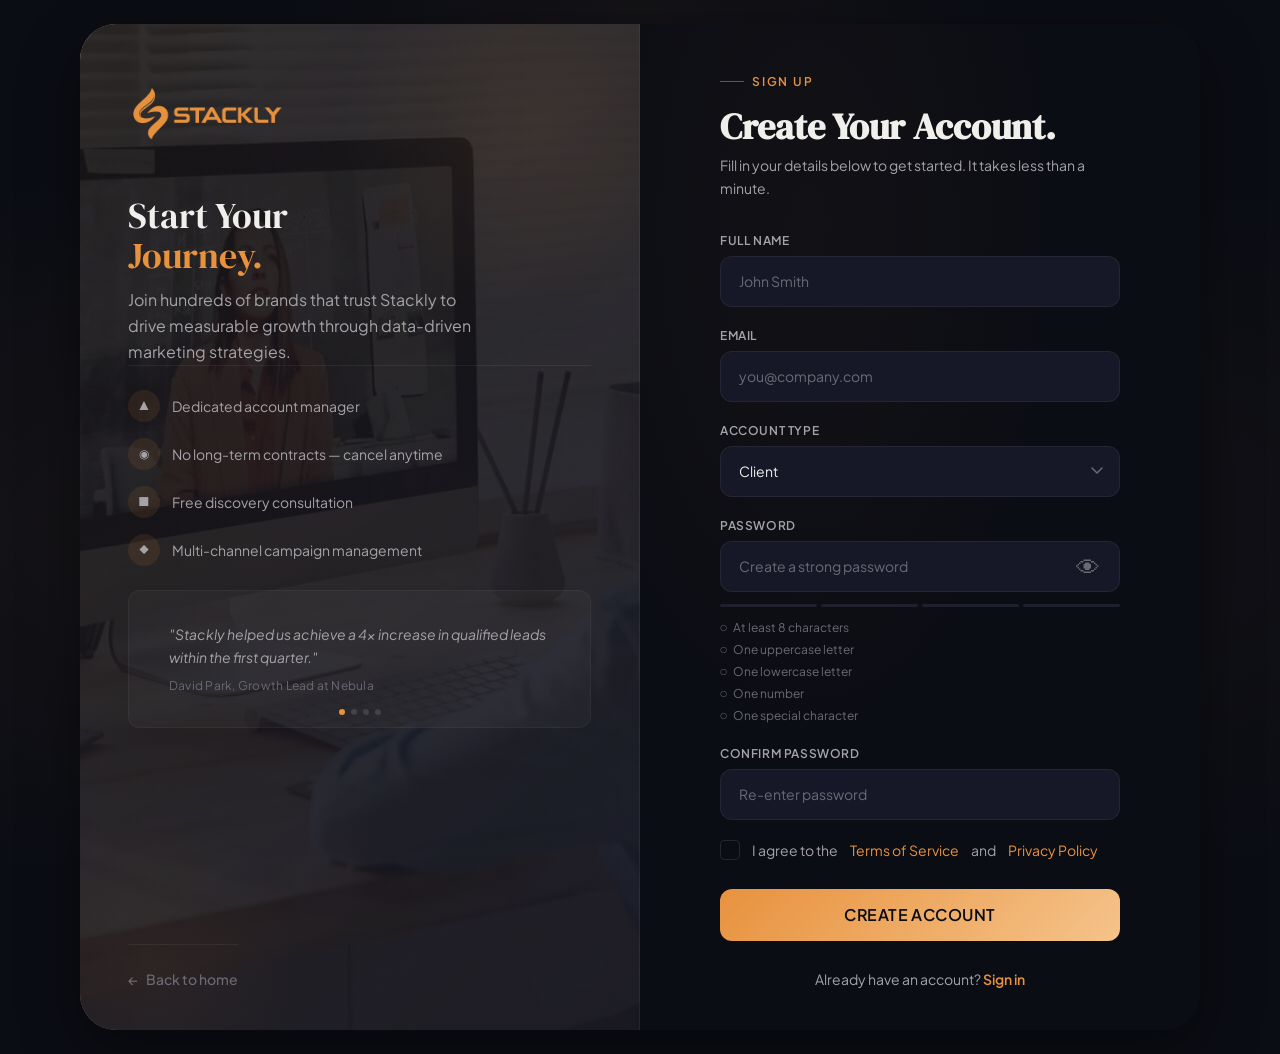
<file: signup.html>
<!DOCTYPE html>
<html lang="en" data-theme="dark">
<head>
  <meta charset="UTF-8">
  <meta name="viewport" content="width=device-width, initial-scale=1.0">
  <meta name="description" content="Create your Stackly Marketing account.">

  <link rel="preconnect" href="https://fonts.googleapis.com">
  <link rel="preconnect" href="https://fonts.gstatic.com" crossorigin>
  <link href="https://fonts.googleapis.com/css2?family=DM+Serif+Display:ital@0;1&family=Plus+Jakarta+Sans:wght@400;500;600;700&display=swap" rel="stylesheet">

  <link rel="stylesheet" href="assets/css/style.css">
  <link rel="stylesheet" href="assets/css/signin-signup.css">

  <title>Sign Up — Stackly Marketing</title>
</head>
<body>

<main class="auth-page">
  <div class="auth-page__grid">

    <!-- ============================================
         BRAND PANEL
         ============================================ -->
    <div class="auth-panel">
      <div class="auth-panel__content">
        <a href="index.html" class="auth-panel__logo">
          <span class="auth-panel__logo-img" role="img" aria-label="Stackly Marketing"></span>
        </a>

        <p class="auth-panel__tagline">
          Start Your<br>
          <span class="auth-panel__tagline-accent">Journey.</span>
        </p>
        <p class="auth-panel__text">Join hundreds of brands that trust Stackly to drive measurable growth through data-driven marketing strategies.</p>
      </div>

      <div class="auth-panel__features">
        <div class="auth-panel__feature">
          <span class="auth-panel__feature-icon">&#9650;</span>
          Dedicated account manager
        </div>
        <div class="auth-panel__feature">
          <span class="auth-panel__feature-icon">&#9673;</span>
          No long-term contracts — cancel anytime
        </div>
        <div class="auth-panel__feature">
          <span class="auth-panel__feature-icon">&#9632;</span>
          Free discovery consultation
        </div>
        <div class="auth-panel__feature">
          <span class="auth-panel__feature-icon">&#9670;</span>
          Multi-channel campaign management
        </div>
      </div>

      <div class="auth-panel__trust js-trust-rotator">
        <div class="auth-panel__trust-slide js-trust-slide is-active">
          <div class="auth-panel__trust-text">"Stackly helped us achieve a 4x increase in qualified leads within the first quarter."</div>
          <div class="auth-panel__trust-author">David Park, Growth Lead at Nebula</div>
        </div>
        <div class="auth-panel__trust-slide js-trust-slide">
          <div class="auth-panel__trust-text">"Our ROI tripled in just 90 days. The data-driven approach completely transformed our campaign strategy."</div>
          <div class="auth-panel__trust-author">Maria Chen, CMO at Brightline</div>
        </div>
        <div class="auth-panel__trust-slide js-trust-slide">
          <div class="auth-panel__trust-text">"Stackly's team brought a level of strategic thinking that we hadn't seen from any other agency."</div>
          <div class="auth-panel__trust-author">James Walker, Founder at Orbit Studio</div>
        </div>
        <div class="auth-panel__trust-slide js-trust-slide">
          <div class="auth-panel__trust-text">"From zero to 50k monthly visitors in six months — Stackly exceeded every expectation we had."</div>
          <div class="auth-panel__trust-author">Priya Sharma, Director at Lotus Media</div>
        </div>
        <div class="auth-panel__trust-dots js-trust-dots"></div>
      </div>

      <a href="index.html" class="auth-panel__back">
        <span class="auth-panel__back-arrow">&larr;</span>
        Back to home
      </a>
    </div>

    <!-- ============================================
         AUTH CARD
         ============================================ -->
    <div class="auth-card">
      <div class="auth-card__inner">
        <span class="auth-card__badge">Sign Up</span>
        <h1 class="auth-card__title">Create Your Account.</h1>
        <p class="auth-card__subtitle">Fill in your details below to get started. It takes less than a minute.</p>

        <form class="auth-form js-auth-form" novalidate>
          <div class="auth-form__message auth-form__message--error js-form-error"></div>

          <div class="auth-form__field js-field">
            <label class="auth-form__label" for="signup-name">
              Full name
              <span class="auth-form__label-error"></span>
            </label>
            <div class="auth-form__input-wrap">
              <input type="text" class="auth-form__input" id="signup-name" placeholder="John Smith" required autocomplete="name">
            </div>
          </div>

          <div class="auth-form__field js-field">
            <label class="auth-form__label" for="signup-email">
              Email
              <span class="auth-form__label-error"></span>
            </label>
            <div class="auth-form__input-wrap">
              <input type="email" class="auth-form__input" id="signup-email" placeholder="you@company.com" required autocomplete="email">
            </div>
          </div>

          <div class="auth-form__field">
            <label class="auth-form__label" for="signup-role">Account type</label>
            <select class="auth-form__select" id="signup-role" required>
              <option value="client">Client</option>
              <option value="admin">Admin</option>
            </select>
          </div>

          <div class="auth-form__field js-field">
            <label class="auth-form__label" for="signup-password">
              Password
              <span class="auth-form__label-error"></span>
            </label>
            <div class="auth-form__input-wrap">
              <input type="password" class="auth-form__input" id="signup-password" placeholder="Create a strong password" required minlength="8" autocomplete="new-password">
              <button type="button" class="auth-form__toggle-btn js-password-toggle" aria-label="Toggle password visibility" tabindex="-1">&#128065;</button>
            </div>
            <div class="auth-password-strength js-strength">
              <span class="auth-password-strength__bar" data-index="0"></span>
              <span class="auth-password-strength__bar" data-index="1"></span>
              <span class="auth-password-strength__bar" data-index="2"></span>
              <span class="auth-password-strength__bar" data-index="3"></span>
            </div>
            <div class="auth-password-reqs">
              <span class="auth-password-reqs__item" data-req="length">At least 8 characters</span>
              <span class="auth-password-reqs__item" data-req="upper">One uppercase letter</span>
              <span class="auth-password-reqs__item" data-req="lower">One lowercase letter</span>
              <span class="auth-password-reqs__item" data-req="number">One number</span>
              <span class="auth-password-reqs__item" data-req="special">One special character</span>
            </div>
          </div>

          <div class="auth-form__field js-field">
            <label class="auth-form__label" for="signup-confirm">
              Confirm password
              <span class="auth-form__label-error"></span>
            </label>
            <div class="auth-form__input-wrap">
              <input type="password" class="auth-form__input" id="signup-confirm" placeholder="Re-enter password" required autocomplete="new-password">
            </div>
          </div>

          <div class="auth-form__checkbox-row">
            <label class="auth-form__checkbox">
              <input type="checkbox" id="signup-terms" required>
              <span class="auth-form__check"></span>
              I agree to the <a href="#" class="auth-form__link">Terms of Service</a> and <a href="#" class="auth-form__link">Privacy Policy</a>
            </label>
          </div>

          <button type="submit" class="btn btn--primary btn--lg auth-form__submit">Create Account</button>

          <p class="auth-form__footer">
            Already have an account? <a href="signin.html">Sign in</a>
          </p>
        </form>
      </div>
    </div>

  </div>
</main>

<script>
(function () {
  /* ---------- DOM refs ---------- */
  var form = document.querySelector('.js-auth-form');
  var errorMsg = document.querySelector('.js-form-error');

  var nameField = document.getElementById('signup-name');
  var emailField = document.getElementById('signup-email');
  var passwordField = document.getElementById('signup-password');
  var confirmField = document.getElementById('signup-confirm');
  var toggleBtns = form.querySelectorAll('.js-password-toggle');
  var strengthBars = document.querySelectorAll('.js-strength .auth-password-strength__bar');
  var reqItems = document.querySelectorAll('.auth-password-reqs__item');

  /* ---------- Helpers ---------- */
  function getFieldErrorEl(field) {
    return field.querySelector('.auth-form__label-error');
  }

  function setFieldError(field, msg) {
    var err = getFieldErrorEl(field);
    if (err) err.textContent = msg;
    field.classList.add('is-invalid');
    field.classList.remove('is-valid');
  }

  function clearFieldError(field) {
    var err = getFieldErrorEl(field);
    if (err) err.textContent = '';
    field.classList.remove('is-invalid');
  }

  function setFieldValid(field) {
    clearFieldError(field);
    field.classList.add('is-valid');
  }

  function validateEmail(email) {
    return /^[^\s@]+@[^\s@]+\.[^\s@]+$/.test(email);
  }

  function validateName(name) {
    return /^[A-Za-z\s]+$/.test(name);
  }

  function getPasswordScore(pw) {
    var score = 0;
    if (pw.length >= 8) score++;
    if (/[A-Z]/.test(pw)) score++;
    if (/[a-z]/.test(pw)) score++;
    if (/[0-9]/.test(pw)) score++;
    if (/[^A-Za-z0-9]/.test(pw)) score++;
    return score;
  }

  function showError(msg) {
    errorMsg.textContent = msg;
    errorMsg.classList.remove('auth-form__message--success');
    errorMsg.classList.add('auth-form__message--error', 'is-visible');
  }

  function clearError() {
    errorMsg.textContent = '';
    errorMsg.classList.remove('is-visible');
  }

  /* ---------- Password toggle ---------- */
  toggleBtns.forEach(function (btn) {
    btn.addEventListener('click', function () {
      var input = btn.parentElement.querySelector('input');
      var isPassword = input.getAttribute('type') === 'password';
      input.setAttribute('type', isPassword ? 'text' : 'password');
      btn.textContent = isPassword ? '\u2713' : '\u{1F441}';
    });
  });

  /* ---------- Password strength and requirements ---------- */
  function updatePasswordFeedback(pw) {
    var score = getPasswordScore(pw);

    strengthBars.forEach(function (bar, i) {
      bar.className = 'auth-password-strength__bar';
      if (i < score) {
        if (score <= 2) bar.classList.add('is-weak');
        else if (score <= 3) bar.classList.add('is-medium');
        else bar.classList.add('is-strong');
      }
    });

    reqItems.forEach(function (item) {
      var req = item.getAttribute('data-req');
      var met = false;
      switch (req) {
        case 'length': met = pw.length >= 8; break;
        case 'upper': met = /[A-Z]/.test(pw); break;
        case 'lower': met = /[a-z]/.test(pw); break;
        case 'number': met = /[0-9]/.test(pw); break;
        case 'special': met = /[^A-Za-z0-9]/.test(pw); break;
      }
      item.classList.toggle('is-met', met);
    });
  }

  passwordField.addEventListener('input', function () {
    updatePasswordFeedback(passwordField.value);
  });

  /* ---------- Live validation on blur ---------- */
  nameField.addEventListener('blur', function () {
    var v = nameField.value.trim();
    var field = nameField.closest('.js-field');
    if (!v) { setFieldError(field, 'Please enter your full name'); return; }
    if (!validateName(v)) { setFieldError(field, 'Letters and spaces only'); return; }
    setFieldValid(field);
  });

  emailField.addEventListener('blur', function () {
    var v = emailField.value.trim();
    var field = emailField.closest('.js-field');
    if (!v) { setFieldError(field, 'Please enter your email'); return; }
    if (!validateEmail(v)) { setFieldError(field, 'Enter a valid email address'); return; }
    setFieldValid(field);
  });

  passwordField.addEventListener('blur', function () {
    var v = passwordField.value;
    var field = passwordField.closest('.js-field');
    if (!v) { setFieldError(field, 'Please enter a password'); return; }
    if (v.length < 8) { setFieldError(field, 'At least 8 characters'); return; }
    setFieldValid(field);
  });

  confirmField.addEventListener('blur', function () {
    var v = confirmField.value;
    var field = confirmField.closest('.js-field');
    if (!v) { setFieldError(field, 'Please confirm your password'); return; }
    if (v !== passwordField.value || v.length < 8) { setFieldError(field, 'Passwords do not match'); return; }
    setFieldValid(field);
  });

  confirmField.addEventListener('input', function () {
    var field = confirmField.closest('.js-field');
    if (confirmField.value.length > 0) {
      if (confirmField.value === passwordField.value && confirmField.value.length >= 8) {
        setFieldValid(field);
      } else {
        setFieldError(field, 'Passwords do not match');
      }
    }
  });

  /* ---------- Terms toggle ---------- */
  var termsCheck = document.getElementById('signup-terms');

  termsCheck.addEventListener('change', function () {
    termsCheck.closest('.auth-form__checkbox').classList.toggle('is-error', !termsCheck.checked);
  });

  /* ---------- Form submit ---------- */
  form.addEventListener('submit', function (e) {
    e.preventDefault();
    clearError();

    var name = nameField.value.trim();
    var email = emailField.value.trim();
    var password = passwordField.value;
    var confirm = confirmField.value;
    var isValid = true;

    if (!name) {
      setFieldError(nameField.closest('.js-field'), 'Please enter your full name');
      isValid = false;
    } else if (!validateName(name)) {
      setFieldError(nameField.closest('.js-field'), 'Letters and spaces only');
      isValid = false;
    } else {
      setFieldValid(nameField.closest('.js-field'));
    }

    if (!email) {
      setFieldError(emailField.closest('.js-field'), 'Please enter your email');
      isValid = false;
    } else if (!validateEmail(email)) {
      setFieldError(emailField.closest('.js-field'), 'Enter a valid email address');
      isValid = false;
    } else {
      setFieldValid(emailField.closest('.js-field'));
    }

    if (!password) {
      setFieldError(passwordField.closest('.js-field'), 'Please enter a password');
      isValid = false;
    } else if (password.length < 8) {
      setFieldError(passwordField.closest('.js-field'), 'At least 8 characters');
      isValid = false;
    } else {
      setFieldValid(passwordField.closest('.js-field'));
    }

    if (!confirm) {
      setFieldError(confirmField.closest('.js-field'), 'Please confirm your password');
      isValid = false;
    } else if (confirm !== password) {
      setFieldError(confirmField.closest('.js-field'), 'Passwords do not match');
      isValid = false;
    } else {
      setFieldValid(confirmField.closest('.js-field'));
    }

    if (!termsCheck.checked) {
      termsCheck.closest('.auth-form__checkbox').classList.add('is-error');
      isValid = false;
    }

    if (!isValid) {
      showError('Please fix the highlighted fields before continuing.');
      return;
    }

    var role = document.getElementById('signup-role').value;

    localStorage.setItem('stackly_user', JSON.stringify({
      name: name,
      email: email,
      role: role
    }));

    errorMsg.textContent = 'Account created \u2014 redirecting to dashboard...';
    errorMsg.classList.remove('auth-form__message--error');
    errorMsg.classList.add('auth-form__message--success', 'is-visible');

    var target = role === 'admin' ? 'dashboard-admin.html' : 'dashboard-client.html';
    setTimeout(function () { window.location.href = target; }, 1200);
  });

  /* ---------- Trust rotator ---------- */
  (function () {
    var slides = document.querySelectorAll('.js-trust-slide');
    var dotsContainer = document.querySelector('.js-trust-dots');
    if (!slides.length || !dotsContainer) return;

    var current = 0;
    var total = slides.length;
    var dots = [];

    for (var i = 0; i < total; i++) {
      var dot = document.createElement('span');
      dot.className = 'auth-panel__trust-dot' + (i === 0 ? ' is-active' : '');
      dot.addEventListener('click', (function (idx) {
        return function () { goTo(idx); };
      })(i));
      dotsContainer.appendChild(dot);
      dots.push(dot);
    }

    function goTo(idx) {
      slides[current].classList.remove('is-active');
      dots[current].classList.remove('is-active');
      current = idx;
      slides[current].classList.add('is-active');
      dots[current].classList.add('is-active');
    }

    setInterval(function () {
      goTo((current + 1) % total);
    }, 3000);
  })();
})();
</script>
</body>
</html>
</file>
<file: assets/css/style.css>
/* ============================================
   STACKLY MARKETING — Design System
   Architecture: BEM-like naming
   Author: Stackly Design
   ============================================ */

/* --------------------------------------------
   CSS Custom Properties (Design Tokens)
   -------------------------------------------- */
:root {
  /* --- Colors: Dark Theme (Primary) --- */
  --clr-dark-900: #0B0D14;
  --clr-dark-800: #111422;
  --clr-dark-700: #171827;
  --clr-dark-600: #1E202E;
  --clr-dark-500: #252736;
  --clr-dark-400: #2D2F44;
  --clr-dark-300: #383B4F;

  /* --- Colors: Light Theme --- */
  --clr-light-100: #F8F7F5;
  --clr-light-200: #EFEEEC;
  --clr-light-300: #E2E1DE;
  --clr-light-400: #D1D0CC;
  --clr-light-500: #B8B7B2;
  --clr-light-600: #9C9B96;

  /* --- Colors: Brand (Ink & Amber) --- */
  --clr-amber-400: #E8923E;
  --clr-amber-300: #F0A85C;
  --clr-amber-200: #F5C38A;
  --clr-amber-500: #D47A28;
  --clr-amber-600: #B86218;

  /* --- Colors: Neutral --- */
  --clr-white: #FFFFFF;
  --clr-black: #000000;

  /* --- Functional Colors --- */
  --color-bg-primary: var(--clr-dark-900);
  --color-bg-secondary: var(--clr-dark-800);
  --color-bg-tertiary: var(--clr-dark-700);
  --color-bg-card: var(--clr-dark-600);
  --color-bg-elevated: var(--clr-dark-500);
  --color-bg-light: var(--clr-light-100);
  --color-bg-white: var(--clr-white);

  --color-text-primary: #F0EFEC;
  --color-text-secondary: #A5A3A8;
  --color-text-muted: #6B6974;
  --color-text-dark: var(--clr-dark-900);
  --color-text-dark-secondary: #4A4D5E;

  --color-accent: var(--clr-amber-400);
  --color-accent-hover: var(--clr-amber-300);
  --color-accent-dark: var(--clr-amber-500);
  --color-accent-soft: rgba(232, 146, 62, 0.08);
  --color-accent-glow: rgba(232, 146, 62, 0.15);

  --color-border: rgba(255, 255, 255, 0.06);
  --color-border-light: rgba(255, 255, 255, 0.1);
  --color-border-dark: rgba(0, 0, 0, 0.08);

  --color-gradient-primary: linear-gradient(135deg, var(--clr-amber-400), var(--clr-amber-200));
  --color-gradient-dark: linear-gradient(180deg, var(--clr-dark-900) 0%, var(--clr-dark-800) 100%);
  --color-gradient-card: linear-gradient(145deg, var(--clr-dark-600), var(--clr-dark-700));
  --color-gradient-light: linear-gradient(180deg, var(--clr-light-100) 0%, var(--clr-light-200) 100%);
  --color-gradient-accent: linear-gradient(135deg, rgba(232, 146, 62, 0.12), rgba(232, 146, 62, 0.04));

  /* --- Typography --- */
  --font-display: 'DM Serif Display', Georgia, serif;
  --font-body: 'Plus Jakarta Sans', -apple-system, BlinkMacSystemFont, 'Segoe UI', sans-serif;
  --font-mono: 'JetBrains Mono', 'Fira Code', monospace;

  --text-xs: 0.75rem;
  --text-sm: 0.875rem;
  --text-base: 1rem;
  --text-lg: 1.125rem;
  --text-xl: 1.25rem;
  --text-2xl: 1.5rem;
  --text-3xl: 1.875rem;
  --text-4xl: 2.25rem;
  --text-5xl: 3rem;
  --text-6xl: 3.75rem;
  --text-7xl: 4.5rem;
  --text-8xl: 6rem;

  --leading-tight: 1.1;
  --leading-snug: 1.25;
  --leading-normal: 1.5;
  --leading-relaxed: 1.625;

  --weight-normal: 400;
  --weight-medium: 500;
  --weight-semibold: 600;
  --weight-bold: 700;

  /* --- Spacing (8px unit) --- */
  --space-1: 0.25rem;
  --space-2: 0.5rem;
  --space-3: 0.75rem;
  --space-4: 1rem;
  --space-5: 1.25rem;
  --space-6: 1.5rem;
  --space-8: 2rem;
  --space-10: 2.5rem;
  --space-12: 3rem;
  --space-14: 3.5rem;
  --space-16: 4rem;
  --space-18: 4.5rem;
  --space-20: 5rem;
  --space-24: 6rem;
  --space-28: 7rem;
  --space-32: 8rem;
  --space-36: 9rem;
  --space-40: 10rem;

  /* --- Section Spacing --- */
  --section-padding: 56px 0;

  --section-padding-sm: 56px 0;
  /* --- Container --- */
  --container-max: 1280px;
  --container-narrow: 960px;
  --container-wide: 1440px;
  --container-padding: 24px;

  /* --- Border Radius --- */
  --radius-sm: 4px;
  --radius-md: 8px;
  --radius-lg: 12px;
  --radius-xl: 20px;
  --radius-2xl: 28px;
  --radius-3xl: 36px;
  --radius-full: 50%;

  /* --- Shadows --- */
  --shadow-xs: 0 1px 2px rgba(0, 0, 0, 0.3);
  --shadow-sm: 0 2px 8px rgba(0, 0, 0, 0.25);
  --shadow-md: 0 4px 20px rgba(0, 0, 0, 0.3);
  --shadow-lg: 0 8px 40px rgba(0, 0, 0, 0.35);
  --shadow-xl: 0 20px 60px rgba(0, 0, 0, 0.4);
  --shadow-glow: 0 0 60px rgba(232, 146, 62, 0.3);
  --shadow-card: 0 4px 24px rgba(0, 0, 0, 0.25);
  --shadow-card-hover: 0 12px 48px rgba(0, 0, 0, 0.35);

  /* --- Transitions --- */
  --transition-fast: 150ms cubic-bezier(0.4, 0, 0.2, 1);
  --transition-base: 300ms cubic-bezier(0.4, 0, 0.2, 1);
  --transition-slow: 500ms cubic-bezier(0.4, 0, 0.2, 1);
  --transition-spring: 600ms cubic-bezier(0.34, 1.56, 0.64, 1);

  /* --- Z-Index Scale --- */
  --z-dropdown: 100;
  --z-sticky: 200;
  --z-overlay: 300;
  --z-modal: 400;
  --z-toast: 500;

  /* --- Glassmorphism --- */
  --glass-bg: rgba(255, 255, 255, 0.04);
  --glass-border: rgba(255, 255, 255, 0.08);
  --glass-blur: 20px;
}

/* Light theme overrides */
[data-theme="light"] {
  --color-bg-primary: var(--clr-light-100);
  --color-bg-secondary: var(--clr-white);
  --color-bg-tertiary: var(--clr-light-200);
  --color-bg-card: var(--clr-white);
  --color-bg-elevated: var(--clr-white);

  --color-text-primary: var(--clr-dark-900);
  --color-text-secondary: var(--clr-dark-400);
  --color-text-muted: var(--clr-dark-300);

  --color-border: var(--clr-light-300);
  --color-border-light: var(--clr-light-400);
}

/* --------------------------------------------
   Reset & Base
   -------------------------------------------- */
*,
*::before,
*::after {
  margin: 0;
  padding: 0;
  box-sizing: border-box;
}

html {
  font-size: 16px;
  scroll-behavior: smooth;
  -webkit-font-smoothing: antialiased;
  -moz-osx-font-smoothing: grayscale;
  text-rendering: optimizeLegibility;
  overflow-x: hidden;
}

body {
  font-family: var(--font-body);
  font-size: var(--text-base);
  font-weight: var(--weight-normal);
  line-height: var(--leading-normal);
  color: var(--color-text-primary);
  background-color: var(--color-bg-primary);
  overflow-x: hidden;
  min-height: 100vh;
}

img,
svg,
video {
  display: block;
  max-width: 100%;
  height: auto;
}

a {
  color: inherit;
  text-decoration: none;
  transition: color var(--transition-base);
}

ul,
ol {
  list-style: none;
}

button {
  font: inherit;
  color: inherit;
  border: none;
  background: none;
  cursor: pointer;
  transition: all var(--transition-base);
}

input,
textarea,
select {
  font: inherit;
  color: inherit;
  border: none;
  outline: none;
  background: none;
}

h1, h2, h3, h4, h5, h6 {
  font-family: var(--font-display);
  font-weight: var(--weight-bold);
  line-height: var(--leading-tight);
  color: var(--color-text-primary);
}

::selection {
  background: rgba(232, 146, 62, 0.3);
  color: var(--clr-white);
}

/* Focus styles */
:focus-visible {
  outline: 2px solid var(--color-accent);
  outline-offset: 2px;
}

/* --------------------------------------------
   Container
   -------------------------------------------- */
.container {
  width: 100%;
  max-width: var(--container-max);
  margin: 0 auto;
  padding: 0 var(--container-padding);
}

.container--narrow {
  max-width: var(--container-narrow);
}

.container--wide {
  max-width: var(--container-wide);
}

/* --------------------------------------------
   Buttons
   -------------------------------------------- */
.btn {
  display: inline-flex;
  align-items: center;
  justify-content: center;
  gap: var(--space-2);
  padding: 14px 32px;
  font-family: var(--font-body);
  font-size: var(--text-sm);
  font-weight: var(--weight-semibold);
  line-height: 1;
  letter-spacing: 0.02em;
  text-transform: uppercase;
  border-radius: var(--radius-lg);
  cursor: pointer;
  transition: all var(--transition-base);
  position: relative;
  overflow: hidden;
}

.btn--primary {
  background: var(--color-gradient-primary);
  color: var(--clr-dark-900);
}

.btn--primary:hover {
  transform: translateY(-2px);
  box-shadow: 0 8px 32px rgba(232, 146, 62, 0.3);
}

.btn--outline {
  border: 1px solid var(--color-border-light);
  color: var(--color-text-primary);
  background: transparent;
}

.btn--outline:hover {
  border-color: var(--color-accent);
  color: var(--color-accent);
  transform: translateY(-2px);
}

.btn--ghost {
  color: var(--color-text-secondary);
  background: transparent;
  padding: 8px 20px;
}

.btn--ghost:hover {
  color: var(--color-text-primary);
}

.btn--lg {
  padding: 18px 40px;
  font-size: var(--text-base);
}

.btn--sm {
  padding: 10px 24px;
  font-size: var(--text-xs);
}

/* --------------------------------------------
   Section
   -------------------------------------------- */
.section {
  padding: var(--section-padding);
  position: relative;
}

.section__label {
  display: inline-flex;
  align-items: center;
  gap: var(--space-2);
  font-family: var(--font-body);
  font-size: var(--text-xs);
  font-weight: var(--weight-semibold);
  letter-spacing: 0.15em;
  text-transform: uppercase;
  color: var(--color-accent);
  margin-bottom: var(--space-6);
}

.section__label::before {
  content: '';
  display: block;
  width: 32px;
  height: 1px;
  background: var(--color-accent);
  opacity: 0.5;
}

.section__title {
  font-size: var(--text-5xl);
  max-width: 680px;
  margin-bottom: var(--space-6);
}

.section__subtitle {
  font-size: var(--text-lg);
  color: var(--color-text-secondary);
  max-width: 560px;
  line-height: var(--leading-relaxed);
}

/* --------------------------------------------
   Section Divider
   -------------------------------------------- */
.section-divider {
  width: 100%;
  height: 1px;
  background: var(--color-border);
  border: none;
  margin: 0;
}

/* --------------------------------------------
   Tag
   -------------------------------------------- */
.tag {
  display: inline-flex;
  align-items: center;
  padding: 6px 16px;
  font-size: var(--text-xs);
  font-weight: var(--weight-medium);
  letter-spacing: 0.05em;
  color: var(--color-accent);
  background: var(--color-accent-soft);
  border-radius: 100px;
  border: 1px solid rgba(232, 146, 62, 0.12);
}

/* --------------------------------------------
   Reveal Animation — Premium Suite
   -------------------------------------------- */
.reveal {
  opacity: 0;
  transform: translateY(40px);
  transition: opacity 0.8s cubic-bezier(0.4, 0, 0.2, 1),
              transform 0.8s cubic-bezier(0.4, 0, 0.2, 1);
}

.reveal.is-visible {
  opacity: 1;
  transform: translateY(0);
}

/* Fade up (default) */
.reveal--fade-up {
  opacity: 0;
  transform: translateY(40px);
}

.reveal--fade-up.is-visible {
  opacity: 1;
  transform: translateY(0);
}

/* Fade left */
.reveal--fade-left {
  opacity: 0;
  transform: translateX(-40px);
  transition: opacity 0.8s cubic-bezier(0.4, 0, 0.2, 1),
              transform 0.8s cubic-bezier(0.4, 0, 0.2, 1);
}

.reveal--fade-left.is-visible {
  opacity: 1;
  transform: translateX(0);
}

/* Fade right */
.reveal--fade-right {
  opacity: 0;
  transform: translateX(40px);
  transition: opacity 0.8s cubic-bezier(0.4, 0, 0.2, 1),
              transform 0.8s cubic-bezier(0.4, 0, 0.2, 1);
}

.reveal--fade-right.is-visible {
  opacity: 1;
  transform: translateX(0);
}

/* Scale reveal */
.reveal--scale {
  opacity: 0;
  transform: scale(0.9);
  transition: opacity 0.8s cubic-bezier(0.4, 0, 0.2, 1),
              transform 0.8s cubic-bezier(0.34, 1.56, 0.64, 1);
}

.reveal--scale.is-visible {
  opacity: 1;
  transform: scale(1);
}

/* Blur reveal */
.reveal--blur {
  opacity: 0;
  filter: blur(8px);
  transform: translateY(20px);
  transition: opacity 0.8s cubic-bezier(0.4, 0, 0.2, 1),
              transform 0.8s cubic-bezier(0.4, 0, 0.2, 1),
              filter 0.8s cubic-bezier(0.4, 0, 0.2, 1);
}

.reveal--blur.is-visible {
  opacity: 1;
  filter: blur(0);
  transform: translateY(0);
}

/* Delay modifiers */
.reveal--delay-1 { transition-delay: 100ms; }
.reveal--delay-2 { transition-delay: 200ms; }
.reveal--delay-3 { transition-delay: 300ms; }
.reveal--delay-4 { transition-delay: 400ms; }
.reveal--delay-5 { transition-delay: 500ms; }
.reveal--delay-6 { transition-delay: 600ms; }

/* --------------------------------------------
   Stagger Children Animation
   Each child fades up sequentially on section reveal
   -------------------------------------------- */
.stagger-children > * {
  opacity: 0;
  transform: translateY(30px);
  transition: opacity 0.6s cubic-bezier(0.4, 0, 0.2, 1),
              transform 0.6s cubic-bezier(0.4, 0, 0.2, 1);
}

.stagger-children.is-visible > *:nth-child(1) { transition-delay: 0ms; }
.stagger-children.is-visible > *:nth-child(2) { transition-delay: 100ms; }
.stagger-children.is-visible > *:nth-child(3) { transition-delay: 200ms; }
.stagger-children.is-visible > *:nth-child(4) { transition-delay: 300ms; }
.stagger-children.is-visible > *:nth-child(5) { transition-delay: 400ms; }
.stagger-children.is-visible > *:nth-child(6) { transition-delay: 500ms; }
.stagger-children.is-visible > *:nth-child(7) { transition-delay: 600ms; }
.stagger-children.is-visible > *:nth-child(8) { transition-delay: 700ms; }

.stagger-children.is-visible > * {
  opacity: 1;
  transform: translateY(0);
}

/* --------------------------------------------
   Scale on Hover
   -------------------------------------------- */
.scale-on-hover {
  transition: transform 0.5s cubic-bezier(0.34, 1.56, 0.64, 1);
}

.scale-on-hover:hover {
  transform: scale(1.03);
}

/* --------------------------------------------
   Glow on Hover
   -------------------------------------------- */
.glow-on-hover {
  transition: box-shadow 0.4s ease;
}

.glow-on-hover:hover {
  box-shadow: 0 0 40px rgba(232, 146, 62, 0.15), 0 0 80px rgba(232, 146, 62, 0.05);
}

/* --------------------------------------------
   Premium Reveal Variants
   -------------------------------------------- */
/* Zoom reveal — elegant scale + fade */
.reveal--zoom {
  opacity: 0;
  transform: scale(0.88);
  transition: opacity 0.9s cubic-bezier(0.22, 1, 0.36, 1),
              transform 0.9s cubic-bezier(0.34, 1.56, 0.64, 1);
}

.reveal--zoom.is-visible {
  opacity: 1;
  transform: scale(1);
}

/* Wipe reveal — clip-path slides open */
.reveal--wipe {
  opacity: 1;
  transform: none;
  clip-path: polygon(0 0, 0 0, 0 100%, 0 100%);
  transition: clip-path 1.1s cubic-bezier(0.65, 0, 0.35, 1);
}

.reveal--wipe.is-visible {
  opacity: 1;
  transform: none;
  clip-path: polygon(0 0, 100% 0, 100% 100%, 0 100%);
}

/* Drop reveal — falls in with bounce */
.reveal--drop {
  opacity: 0;
  transform: translateY(-30px);
  transition: opacity 0.7s cubic-bezier(0.22, 1, 0.36, 1),
              transform 0.9s cubic-bezier(0.34, 1.56, 0.64, 1);
}

.reveal--drop.is-visible {
  opacity: 1;
  transform: translateY(0);
}

/* Stagger variants */
.stagger--scale > * {
  transform: scale(0.88);
}

.stagger--scale.is-visible > * {
  opacity: 1;
  transform: scale(1);
}

.stagger--blur > * {
  filter: blur(6px);
  transform: translateY(15px);
}

.stagger--blur.is-visible > * {
  opacity: 1;
  filter: blur(0);
  transform: translateY(0);
}

/* --------------------------------------------
   Card 3D Tilt System
   -------------------------------------------- */
.js-tilt-card {
  transform-style: preserve-3d;
  will-change: transform;
  transition: transform 0.15s ease-out;
}

/* --------------------------------------------
   Card Mouse Glow
   -------------------------------------------- */
.js-glow-card {
  position: relative;
  overflow: hidden;
}

.js-glow-card::after {
  content: '';
  position: absolute;
  top: -50%;
  left: -50%;
  width: 200%;
  height: 200%;
  background: radial-gradient(circle at var(--mouse-x, 50%) var(--mouse-y, 50%),
              rgba(232, 146, 62, 0.07), transparent 50%);
  pointer-events: none;
  opacity: 0;
  transition: opacity 0.35s ease;
  z-index: 0;
  border-radius: inherit;
}

.js-glow-card:hover::after {
  opacity: 1;
}

/* Ensure card content sits above glow */
.js-glow-card > * {
  position: relative;
  z-index: 1;
}

/* --------------------------------------------
   Scroll Parallax
   -------------------------------------------- */
.js-parallax-scroll {
  will-change: transform;
}

/* --------------------------------------------
   Marquee
   -------------------------------------------- */
.marquee {
  overflow: hidden;
  white-space: nowrap;
  -webkit-mask-image: linear-gradient(
    to right,
    transparent 0%,
    black 5%,
    black 95%,
    transparent 100%
  );
  mask-image: linear-gradient(
    to right,
    transparent 0%,
    black 5%,
    black 95%,
    transparent 100%
  );
}

.marquee__track {
  display: inline-flex;
  gap: var(--space-16);
  animation: marquee 40s linear infinite;
}

@keyframes marquee {
  0% {
    transform: translateX(0);
  }
  100% {
    transform: translateX(-50%);
  }
}

/* --------------------------------------------
   Page Hero
   -------------------------------------------- */
.page-hero {
  padding: 200px 0 120px;
  position: relative;
  background: var(--color-bg-primary);
}

.page-hero__label {
  display: inline-flex;
  align-items: center;
  gap: var(--space-2);
  font-size: var(--text-xs);
  font-weight: var(--weight-semibold);
  letter-spacing: 0.15em;
  text-transform: uppercase;
  color: var(--color-accent);
  margin-bottom: var(--space-4);
}

.page-hero__label::before {
  content: '';
  display: block;
  width: 24px;
  height: 1px;
  background: var(--color-accent);
}

.page-hero__title {
  font-size: var(--text-7xl);
  margin-bottom: var(--space-6);
  max-width: 800px;
}

.page-hero__text {
  font-size: var(--text-lg);
  color: var(--color-text-secondary);
  max-width: 600px;
  line-height: var(--leading-relaxed);
}

/* --------------------------------------------
   CTA SECTION
   -------------------------------------------- */
.cta {
  background: var(--color-bg-secondary);
  text-align: center;
}

.cta__inner {
  max-width: 680px;
  margin: 0 auto;
  display: flex;
  flex-direction: column;
  align-items: center;
  gap: var(--space-6);
  position: relative;
}

.cta__inner > * {
  position: relative;
  z-index: 1;
}

.cta__label {
  justify-content: center;
}

.cta__title {
  font-size: var(--text-5xl);
  text-align: center;
}

.cta__text {
  font-size: var(--text-lg);
  color: var(--color-text-secondary);
  line-height: var(--leading-relaxed);
  text-align: center;
  max-width: 560px;
}

.cta__actions {
  display: flex;
  gap: var(--space-4);
  margin-top: var(--space-4);
}

/* --------------------------------------------
   FAQ SECTION
   -------------------------------------------- */
.faq__header {
  margin-bottom: var(--space-10);
}

.faq__list {
  display: flex;
  flex-direction: column;
  gap: var(--space-4);
  max-width: 800px;
}

.faq__item {
  border-radius: var(--radius-xl);
  border: 1px solid var(--color-border);
  overflow: hidden;
  transition: border-color var(--transition-base);
}

.faq__item[open] {
  border-color: rgba(232, 146, 62, 0.2);
}

.faq__question {
  display: flex;
  align-items: center;
  justify-content: space-between;
  gap: var(--space-4);
  padding: var(--space-6) var(--space-8);
  font-family: var(--font-body);
  font-size: var(--text-base);
  font-weight: var(--weight-medium);
  color: var(--color-text-primary);
  cursor: pointer;
  list-style: none;
  user-select: none;
}

.faq__question::-webkit-details-marker {
  display: none;
}

.faq__question-icon {
  font-size: var(--text-xl);
  color: var(--color-accent);
  transition: transform var(--transition-base);
  flex-shrink: 0;
  width: 24px;
  text-align: center;
}

.faq__item[open] .faq__question-icon {
  transform: rotate(45deg);
}

.faq__question:hover {
  color: var(--color-accent);
}

.faq__answer {
  padding: 0 var(--space-8) var(--space-6);
  font-size: var(--text-sm);
  color: var(--color-text-secondary);
  line-height: var(--leading-relaxed);
}

/* --------------------------------------------
   Hero Overlay (for photo bg)
   -------------------------------------------- */
.hero__overlay {
  position: absolute;
  inset: 0;
  z-index: 2;
  background: linear-gradient(135deg, rgba(11, 13, 20, 0.85) 30%, rgba(11, 13, 20, 0.4) 100%);
  pointer-events: none;
}

/* --------------------------------------------
   CTA bg adjustments for real photo
   -------------------------------------------- */
.cta__bg {
  position: absolute;
  inset: -40px;
  z-index: 0;
  overflow: hidden;
  opacity: 0.08;
  pointer-events: none;
}

.cta__bg-image {
  width: 100%;
  height: 100%;
  object-fit: cover;
  animation: ctaBgFloat 20s ease-in-out infinite alternate;
}

@keyframes ctaBgFloat {
  0% { transform: scale(1) rotate(0deg); }
  100% { transform: scale(1.05) rotate(1deg); }
}
</file>
<file: assets/css/home.css>
/* ============================================
   STACKLY MARKETING — Homepage Styles
   ============================================ */

/* --------------------------------------------
   HERO SECTION (Homepage)
   -------------------------------------------- */
.hero {
  position: relative;
  min-height: 100vh;
  min-height: 100dvh;
  display: flex;
  align-items: center;
  padding: 120px 0 56px;
  overflow: hidden;
  background: var(--color-bg-primary);
}

.hero__inner {
  display: grid;
  grid-template-columns: 1fr 1fr;
  gap: var(--space-16);
  align-items: center;
  width: 100%;
}

.hero__content {
  position: relative;
  z-index: 3;
}

.hero__tag {
  margin-bottom: var(--space-8);
}

.hero__title {
  font-size: clamp(40px, 5.5vw, 80px);
  line-height: 1.04;
  letter-spacing: -0.03em;
  margin-bottom: var(--space-8);
  max-width: 650px;
}

.hero__title-word {
  display: inline-block;
  white-space: nowrap;
}

.hero__text {
  font-size: var(--text-lg);
  color: var(--color-text-secondary);
  max-width: 500px;
  line-height: var(--leading-relaxed);
  margin-bottom: var(--space-10);
}

.hero__actions {
  display: flex;
  gap: var(--space-4);
  flex-wrap: wrap;
}

/* Visual side */
.hero__visual {
  position: relative;
  z-index: 3;
  min-height: 520px;
  display: flex;
  align-items: center;
  justify-content: center;
}

.hero__visual-shape {
  position: absolute;
  width: clamp(320px, 35vw, 520px);
  height: clamp(320px, 35vw, 520px);
  border-radius: 50%;
  background: radial-gradient(circle, rgba(232, 146, 62, 0.10), transparent 65%);
  top: 50%;
  left: 50%;
  transform: translate(-50%, -50%);
  animation: heroPulse 5s ease-in-out infinite alternate;
  pointer-events: none;
}

@keyframes heroPulse {
  0% {
    opacity: 0.5;
    transform: translate(-50%, -50%) scale(1);
  }
  100% {
    opacity: 1;
    transform: translate(-50%, -50%) scale(1.2);
  }
}

/* -------------------------------------------------
   Growth Dashboard (replaces floating cards)
   ------------------------------------------------- */
.hero__dashboard {
  position: relative;
  z-index: 3;
  width: 100%;
  max-width: 540px;
  padding: 28px 30px 24px;
  border-radius: var(--radius-xl);
  background: rgba(18, 20, 35, 0.70);
  backdrop-filter: blur(20px);
  -webkit-backdrop-filter: blur(20px);
  border: 1px solid rgba(255, 255, 255, 0.06);
  box-shadow: 0 8px 40px rgba(0, 0, 0, 0.35), inset 0 1px 0 rgba(255, 255, 255, 0.04);
  transform-style: preserve-3d;
  transition: transform 0.15s ease-out;
  animation: dashboardEnter 0.8s cubic-bezier(0.22, 1, 0.36, 1) both;
}

@keyframes dashboardEnter {
  0% {
    opacity: 0;
    transform: scale(0.85) translateY(30px);
  }
  100% {
    opacity: 1;
    transform: scale(1) translateY(0);
  }
}

/* Scanner line sweep */
.hero__dashboard::after {
  content: '';
  position: absolute;
  top: 0;
  left: -100%;
  width: 60%;
  height: 100%;
  background: linear-gradient(90deg, transparent, rgba(232, 146, 62, 0.04), transparent);
  pointer-events: none;
  animation: scannerSweep 4s 1.2s ease-in-out infinite;
}

@keyframes scannerSweep {
  0% { left: -100%; }
  60% { left: 150%; }
  100% { left: 150%; }
}

/* Dashboard header */
.hero__dashboard-header {
  display: flex;
  align-items: center;
  gap: 12px;
  margin-bottom: 20px;
  padding-bottom: 16px;
  border-bottom: 1px solid rgba(255, 255, 255, 0.05);
}

.hero__dashboard-dot {
  width: 10px;
  height: 10px;
  border-radius: 50%;
  background: #22c55e;
  box-shadow: 0 0 8px rgba(34, 197, 94, 0.5);
  animation: dotPulse 2s ease-in-out infinite;
}

@keyframes dotPulse {
  0%, 100% { opacity: 0.6; }
  50% { opacity: 1; }
}

.hero__dashboard-title {
  font-size: var(--text-sm);
  font-weight: var(--weight-semibold);
  color: var(--color-text-secondary);
  letter-spacing: 0.05em;
  text-transform: uppercase;
}

.hero__dashboard-period {
  margin-left: auto;
  font-size: 12px;
  color: var(--color-text-muted);
  letter-spacing: 0.03em;
}

/* SVG Chart */
.hero__dashboard-chart {
  margin-bottom: 22px;
}

.hero__chart-svg {
  display: block;
  width: 100%;
  height: auto;
}

.hero__chart-grid {
  stroke: rgba(255, 255, 255, 0.05);
  stroke-width: 1;
  stroke-dasharray: 4 4;
}

.hero__chart-area {
  opacity: 0;
  animation: chartAreaIn 1s 0.6s cubic-bezier(0.22, 1, 0.36, 1) forwards;
}

@keyframes chartAreaIn {
  to { opacity: 1; }
}

.hero__chart-line {
  stroke-dasharray: 500;
  stroke-dashoffset: 500;
  animation: drawLine 1.5s 0.3s cubic-bezier(0.22, 1, 0.36, 1) forwards;
}

@keyframes drawLine {
  to { stroke-dashoffset: 0; }
}

.hero__chart-dot {
  opacity: 0;
  animation: dotFadeIn 0.4s 1.2s ease forwards;
}

.hero__chart-dot:nth-child(7) { animation-delay: 1.2s; }
.hero__chart-dot:nth-child(8) { animation-delay: 1.3s; }
.hero__chart-dot:nth-child(9) { animation-delay: 1.4s; }
.hero__chart-dot:nth-child(10) { animation-delay: 1.5s; }
.hero__chart-dot:nth-child(11) { animation-delay: 1.6s; }
.hero__chart-dot--latest {
  animation: dotFadeIn 0.4s 1.7s ease forwards, dotGlow 2s 2s ease-in-out infinite;
}

@keyframes dotFadeIn {
  to { opacity: 1; }
}

@keyframes dotGlow {
  0%, 100% { r: 4; }
  50% { r: 5.5; }
}

.hero__chart-pulse {
  opacity: 0;
  transform-origin: center;
  animation: pulseRing 2s 2s ease-out infinite;
}

@keyframes pulseRing {
  0% {
    opacity: 0.6;
    r: 10;
  }
  100% {
    opacity: 0;
    r: 28;
  }
}

/* Stats row */
.hero__dashboard-stats {
  display: flex;
  gap: 8px;
  flex-wrap: wrap;
}

.hero__dashboard-stat {
  flex: 1;
  min-width: 100px;
  display: flex;
  flex-wrap: wrap;
  align-items: baseline;
  gap: 4px 6px;
  padding: 14px 16px;
  border-radius: var(--radius-lg);
  background: rgba(255, 255, 255, 0.03);
  border: 1px solid rgba(255, 255, 255, 0.04);
}

.hero__dashboard-stat-value {
  font-family: var(--font-display);
  font-size: var(--text-3xl);
  font-weight: var(--weight-bold);
  color: var(--color-accent);
  line-height: 1.1;
}

.hero__dashboard-stat-suffix {
  font-family: var(--font-display);
  font-size: var(--text-base);
  font-weight: var(--weight-semibold);
  color: var(--color-accent);
  opacity: 0.8;
}

.hero__dashboard-stat-label {
  width: 100%;
  font-size: 12px;
  color: var(--color-text-muted);
  letter-spacing: 0.04em;
  white-space: nowrap;
}

/* Background glow */
.hero__glow {
  position: absolute;
  top: -30%;
  right: -5%;
  width: 800px;
  height: 800px;
  background: radial-gradient(circle, rgba(232, 146, 62, 0.05) 0%, transparent 70%);
  pointer-events: none;
  z-index: 1;
}

/* Hero background image */
.hero__bg {
  position: absolute;
  inset: 0;
  z-index: 1;
  display: flex;
  align-items: center;
  justify-content: center;
  overflow: hidden;
  opacity: 0.6;
  pointer-events: none;
}

.hero__bg-image {
  width: 100%;
  height: 100%;
  object-fit: cover;
  opacity: 0.5;
  animation: heroBgFloat 20s ease-in-out infinite alternate;
}

@keyframes heroBgFloat {
  0% { transform: scale(1) translate(0, 0); }
  100% { transform: scale(1.05) translate(-20px, -10px); }
}

/* --------------------------------------------
   BRANDS / TRUSTED PARTNERS
   -------------------------------------------- */
.brands__header {
  display: flex;
  flex-direction: column;
  align-items: center;
  text-align: center;
  gap: var(--space-4);
  margin-bottom: var(--space-12);
}

.brands__text {
  font-size: var(--text-sm);
  color: var(--color-text-muted);
  letter-spacing: 0.03em;
}

.brands__track {
  display: inline-flex;
  gap: var(--space-20);
  align-items: center;
}

.brands__logo {
  font-family: var(--font-display);
  font-size: var(--text-2xl);
  font-weight: var(--weight-semibold);
  color: var(--color-text-muted);
  letter-spacing: 0.05em;
  opacity: 0.5;
  transition: opacity var(--transition-base);
  white-space: nowrap;
}

.brands__logo:hover {
  opacity: 0.8;
}

/* --------------------------------------------
   AGENCY OVERVIEW
   -------------------------------------------- */
.overview__grid {
  display: grid;
  grid-template-columns: 1fr 1fr;
  gap: var(--space-16);
  align-items: center;
}

.overview__title {
  margin-bottom: var(--space-6);
}

.overview__text {
  margin-bottom: var(--space-10);
}

.overview__stats {
  display: flex;
  gap: var(--space-12);
  margin-bottom: var(--space-10);
}

.overview__stat {
  display: flex;
  flex-direction: column;
  gap: 2px;
}

.overview__stat-number {
  font-family: var(--font-display);
  font-size: var(--text-4xl);
  font-weight: var(--weight-bold);
  color: var(--color-accent);
  line-height: 1;
}

.overview__stat-label {
  font-size: var(--text-sm);
  color: var(--color-text-muted);
}

.overview__visual {
  position: relative;
}

.overview__image-wrapper {
  position: relative;
  width: 100%;
  padding-bottom: 125%;
  border-radius: var(--radius-3xl);
  overflow: hidden;
  background: var(--color-bg-card);
  border: 1px solid var(--color-border);
}

.overview__image {
  position: absolute;
  inset: 0;
  width: 100%;
  height: 100%;
  object-fit: cover;
  transition: transform 0.8s cubic-bezier(0.4, 0, 0.2, 1);
}

.overview__image-wrapper:hover .overview__image {
  transform: scale(1.04);
}

.overview__image-placeholder {
  position: absolute;
  inset: 0;
  background: linear-gradient(145deg, var(--clr-dark-500), var(--clr-dark-600));
}

.overview__accent-card {
  position: absolute;
  bottom: -24px;
  left: -24px;
  display: flex;
  align-items: center;
  gap: var(--space-4);
  padding: 20px 28px;
  border-radius: var(--radius-xl);
  background: var(--color-bg-elevated);
  border: 1px solid var(--color-border-light);
  box-shadow: var(--shadow-lg);
  backdrop-filter: blur(12px);
}

.overview__accent-card-icon {
  font-size: var(--text-3xl);
  color: var(--color-accent);
}

.overview__accent-card-text {
  font-family: var(--font-display);
  font-size: var(--text-sm);
  font-weight: var(--weight-semibold);
  color: var(--color-text-primary);
  line-height: 1.4;
}

/* --------------------------------------------
   SERVICES SECTION (Homepage)
   -------------------------------------------- */
.services__header {
  margin-bottom: var(--space-14);
}

.services__grid {
  display: grid;
  grid-template-columns: 1fr 1fr 1fr;
  gap: var(--space-6);
}

.services__card {
  padding: var(--space-10);
  border-radius: var(--radius-2xl);
  background: var(--color-bg-card);
  border: 1px solid var(--color-border);
  transition: all var(--transition-base);
  display: flex;
  flex-direction: column;
  gap: var(--space-4);
}

.services__card:hover {
  border-color: rgba(232, 146, 62, 0.2);
  transform: translateY(-4px);
  box-shadow: var(--shadow-card-hover);
}

.services__card-icon {
  width: 52px;
  height: 52px;
  display: flex;
  align-items: center;
  justify-content: center;
  border-radius: var(--radius-lg);
  background: var(--color-accent-soft);
  font-size: var(--text-xl);
  margin-bottom: var(--space-2);
  position: relative;
  overflow: hidden;
}

.services__card-title {
  font-family: var(--font-body);
  font-size: var(--text-xl);
  font-weight: var(--weight-semibold);
  color: var(--color-text-primary);
}

.services__card-text {
  font-size: var(--text-sm);
  color: var(--color-text-secondary);
  line-height: var(--leading-relaxed);
  flex: 1;
}

.services__card-link {
  display: inline-flex;
  align-items: center;
  gap: var(--space-2);
  font-size: var(--text-sm);
  font-weight: var(--weight-medium);
  color: var(--color-accent);
  transition: gap var(--transition-base);
  margin-top: var(--space-2);
}

.services__card-link:hover {
  gap: var(--space-3);
}

.services__card-link span {
  transition: transform var(--transition-base);
}

.services__card-link:hover span {
  transform: translateX(4px);
}

/* --------------------------------------------
   MARKETING PROCESS
   -------------------------------------------- */
.process__header {
  margin-bottom: var(--space-14);
}

.process__steps {
  display: grid;
  grid-template-columns: repeat(4, 1fr);
  gap: var(--space-6);
  max-width: none;
}

.process__step {
  display: flex;
  flex-direction: column;
  gap: var(--space-5);
  padding: var(--space-10) var(--space-8);
  border-radius: var(--radius-2xl);
  background: var(--color-bg-card);
  border: 1px solid var(--color-border);
  position: relative;
  transition: all var(--transition-base);
}

.process__step:hover {
  border-color: rgba(232, 146, 62, 0.15);
  transform: translateY(-4px);
  box-shadow: var(--shadow-card-hover);
}

.process__step:not(:last-child)::after {
  display: none;
  content: '';
  position: absolute;
  bottom: 0;
  left: 40px;
  width: 1px;
  height: 100%;
  background: var(--color-border);
  transform: scaleY(0) translateX(-50%);
  transform-origin: top center;
  transition: transform 0.6s cubic-bezier(0.22, 1, 0.36, 1);
}

.stagger-children.is-visible .process__step:not(:last-child)::after {
  transform: scaleY(1) translateX(-50%);
}

.process__step:nth-child(1):not(:last-child)::after { transition-delay: 100ms; }
.process__step:nth-child(2):not(:last-child)::after { transition-delay: 200ms; }
.process__step:nth-child(3):not(:last-child)::after { transition-delay: 300ms; }

.process__step-number {
  font-family: var(--font-display);
  font-size: var(--text-5xl);
  font-weight: var(--weight-bold);
  color: var(--color-accent);
  line-height: 1;
}

.process__step-content {
  display: flex;
  flex-direction: column;
  gap: var(--space-3);
}

.process__step-title {
  font-family: var(--font-body);
  font-size: var(--text-xl);
  font-weight: var(--weight-semibold);
}

.process__step-text {
  font-size: var(--text-sm);
  color: var(--color-text-secondary);
  line-height: var(--leading-relaxed);
}

/* --------------------------------------------
   PORTFOLIO / CASE STUDIES
   -------------------------------------------- */
.portfolio__header {
  margin-bottom: var(--space-14);
}

.portfolio__grid {
  display: grid;
  grid-template-columns: 1fr 1fr 1fr;
  gap: var(--space-6);
  margin-bottom: var(--space-12);
}

.portfolio__card {
  border-radius: var(--radius-2xl);
  overflow: hidden;
  background: var(--color-bg-card);
  border: 1px solid var(--color-border);
  transition: all var(--transition-base);
}

.portfolio__card:hover {
  transform: translateY(-4px);
  box-shadow: var(--shadow-card-hover);
  border-color: rgba(232, 146, 62, 0.15);
}

.portfolio__card-image {
  position: relative;
  width: 100%;
  padding-bottom: 66%;
  overflow: hidden;
}

.portfolio__card-img {
  position: absolute;
  inset: 0;
  width: 100%;
  height: 100%;
  object-fit: cover;
  transition: transform 0.8s cubic-bezier(0.4, 0, 0.2, 1);
}

.portfolio__card:hover .portfolio__card-img {
  transform: scale(1.05);
}

.portfolio__card-placeholder {
  position: absolute;
  inset: 0;
  background: linear-gradient(145deg, var(--clr-dark-500), var(--clr-dark-600));
  transition: transform var(--transition-slow);
}

.portfolio__card:hover .portfolio__card-placeholder {
  transform: scale(1.05);
}

.portfolio__card-body {
  padding: var(--space-8);
  display: flex;
  flex-direction: column;
  gap: var(--space-3);
}

.portfolio__card-tag {
  align-self: flex-start;
}

.portfolio__card-title {
  font-family: var(--font-body);
  font-size: var(--text-lg);
  font-weight: var(--weight-semibold);
}

.portfolio__card-text {
  font-size: var(--text-sm);
  color: var(--color-text-secondary);
  line-height: var(--leading-relaxed);
}

.portfolio__card-link {
  display: inline-flex;
  align-items: center;
  gap: var(--space-2);
  font-size: var(--text-sm);
  font-weight: var(--weight-medium);
  color: var(--color-accent);
  transition: gap var(--transition-base);
  margin-top: var(--space-2);
}

.portfolio__card-link:hover {
  gap: var(--space-3);
}

.portfolio__card-link span {
  transition: transform var(--transition-base);
}

.portfolio__card-link:hover span {
  transform: translateX(4px);
}

.portfolio__cta {
  display: flex;
  justify-content: center;
}

/* --------------------------------------------
   SUCCESS STATISTICS
   -------------------------------------------- */
.stats {
  background: var(--color-bg-secondary);
}

.stats__grid {
  display: grid;
  grid-template-columns: repeat(4, 1fr);
  gap: var(--space-10);
  text-align: center;
}

.stats__item {
  display: flex;
  flex-direction: column;
  align-items: center;
  gap: var(--space-1);
  position: relative;
}

.stats__item:not(:last-child)::after {
  content: '';
  position: absolute;
  right: 0;
  top: 50%;
  transform: translateY(-50%);
  width: 1px;
  height: 60px;
  background: var(--color-border);
}

.stats__number {
  font-family: var(--font-display);
  font-size: var(--text-6xl);
  font-weight: var(--weight-bold);
  color: var(--color-text-primary);
  line-height: 1;
}

.stats__suffix {
  font-family: var(--font-display);
  font-size: var(--text-6xl);
  font-weight: var(--weight-bold);
  color: var(--color-accent);
  line-height: 1;
  margin-left: 4px;
}

.stats__label {
  font-size: var(--text-sm);
  color: var(--color-text-muted);
  margin-top: var(--space-1);
}

/* --------------------------------------------
   TESTIMONIALS
   -------------------------------------------- */
.testimonials__header {
  margin-bottom: var(--space-14);
}

.testimonials__grid {
  display: grid;
  grid-template-columns: 1fr 1fr 1fr;
  gap: var(--space-6);
}

.testimonials__card {
  padding: var(--space-10);
  border-radius: var(--radius-2xl);
  background: var(--color-bg-card);
  border: 1px solid var(--color-border);
  display: flex;
  flex-direction: column;
  gap: var(--space-6);
  transition: all var(--transition-base);
}

.testimonials__card:hover {
  border-color: rgba(232, 146, 62, 0.15);
  transform: translateY(-4px);
  box-shadow: var(--shadow-card-hover);
}

.testimonials__stars {
  font-size: var(--text-lg);
  color: var(--color-accent);
  letter-spacing: 2px;
}

.testimonials__text {
  font-size: var(--text-sm);
  color: var(--color-text-secondary);
  line-height: var(--leading-relaxed);
  flex: 1;
  font-style: italic;
}

.testimonials__author {
  display: flex;
  align-items: center;
  gap: var(--space-4);
  margin-top: auto;
  padding-top: var(--space-4);
  border-top: 1px solid var(--color-border);
}

.testimonials__avatar {
  width: 44px;
  height: 44px;
  border-radius: var(--radius-full);
  background: linear-gradient(145deg, var(--clr-dark-500), var(--clr-dark-600));
  flex-shrink: 0;
  object-fit: cover;
  border: 2px solid var(--color-border);
  transition: border-color 0.3s ease, transform 0.3s ease;
}

.testimonials__card:hover .testimonials__avatar {
  border-color: var(--color-accent);
  transform: scale(1.1);
}

.testimonials__author-info {
  display: flex;
  flex-direction: column;
  gap: 2px;
}

.testimonials__name {
  font-family: var(--font-body);
  font-size: var(--text-sm);
  font-weight: var(--weight-semibold);
  color: var(--color-text-primary);
  font-style: normal;
}

.testimonials__role {
  font-size: var(--text-xs);
  color: var(--color-text-muted);
}

/* --------------------------------------------
   PRICING
   -------------------------------------------- */
.pricing__header {
  margin-bottom: var(--space-14);
}

.pricing__grid {
  display: grid;
  grid-template-columns: 1fr 1fr 1fr;
  gap: var(--space-6);
  align-items: start;
}

.pricing__card {
  padding: var(--space-10);
  border-radius: var(--radius-2xl);
  background: var(--color-bg-card);
  border: 1px solid var(--color-border);
  display: flex;
  flex-direction: column;
  gap: var(--space-6);
  transition: all var(--transition-base);
  position: relative;
}

.pricing__card:hover {
  border-color: rgba(232, 146, 62, 0.15);
  transform: translateY(-4px);
  box-shadow: var(--shadow-card-hover);
}

.pricing__card--featured {
  background: linear-gradient(145deg, var(--clr-dark-600), var(--clr-dark-700));
  border-color: rgba(232, 146, 62, 0.25);
  transform: translateY(-12px);
  box-shadow: var(--shadow-lg);
}

.pricing__card--featured:hover {
  transform: translateY(-16px);
  border-color: rgba(232, 146, 62, 0.4);
  box-shadow: var(--shadow-xl);
}

.pricing__card-badge {
  position: absolute;
  top: 0;
  left: 50%;
  transform: translateX(-50%);
  padding: 4px 20px;
  font-size: var(--text-xs);
  font-weight: var(--weight-semibold);
  letter-spacing: 0.08em;
  text-transform: uppercase;
  color: var(--clr-dark-900);
  background: var(--color-gradient-primary);
  border-radius: 100px;
  white-space: nowrap;
  display: inline-flex;
  align-items: center;
  gap: var(--space-2);
  z-index: 1;
  box-shadow: 0 4px 12px rgba(0, 0, 0, 0.25);
}

.pricing__card--featured .pricing__card-header {
  padding-top: var(--space-8);
}

.pricing__card-badge-icon {
  width: 12px;
  height: 12px;
  object-fit: contain;
}

.pricing__card-header {
  display: flex;
  flex-direction: column;
  gap: var(--space-2);
}

.pricing__card-name {
  font-family: var(--font-display);
  font-size: var(--text-2xl);
  font-weight: var(--weight-bold);
}

.pricing__card-description {
  font-size: var(--text-sm);
  color: var(--color-text-muted);
  line-height: var(--leading-relaxed);
}

.pricing__card-price {
  display: flex;
  align-items: baseline;
  gap: var(--space-2);
  padding: var(--space-6) 0;
  border-top: 1px solid var(--color-border);
  border-bottom: 1px solid var(--color-border);
}

.pricing__card-amount {
  font-family: var(--font-display);
  font-size: var(--text-5xl);
  font-weight: var(--weight-bold);
  color: var(--color-text-primary);
  line-height: 1;
}

.pricing__card-period {
  font-size: var(--text-sm);
  color: var(--color-text-muted);
}

.pricing__card-features {
  display: flex;
  flex-direction: column;
  gap: var(--space-3);
  flex: 1;
}

.pricing__card-features li {
  font-size: var(--text-sm);
  color: var(--color-text-secondary);
  padding-left: var(--space-6);
  position: relative;
}

.pricing__card-features li::before {
  content: '';
  position: absolute;
  left: 0;
  top: 8px;
  width: 6px;
  height: 6px;
  border-radius: 50%;
  background: var(--color-accent);
  opacity: 0.6;
}

.pricing__card-btn {
  width: 100%;
  margin-top: auto;
}

/* --------------------------------------------
   Process Background Image
   -------------------------------------------- */
.process {
  position: relative;
  overflow: hidden;
}

.process__bg {
  position: absolute;
  inset: 0;
  z-index: 0;
  opacity: 0.06;
  pointer-events: none;
}

.process__bg-image {
  width: 100%;
  height: 100%;
  object-fit: cover;
}

.process > .container {
  position: relative;
  z-index: 1;
}

/* --------------------------------------------
   WHY STACKLY — Differentiators Section
   -------------------------------------------- */
.why-stackly__grid {
  display: grid;
  grid-template-columns: 1fr 1fr;
  gap: var(--space-16);
  align-items: center;
}

.why-stackly__title {
  margin-bottom: var(--space-6);
}

.why-stackly__text {
  margin-bottom: var(--space-10);
}

.why-stackly__features {
  display: flex;
  flex-direction: column;
  gap: var(--space-6);
}

.why-stackly__feature {
  display: grid;
  grid-template-columns: 44px 1fr;
  gap: var(--space-5);
  padding: var(--space-5);
  border-radius: var(--radius-xl);
  background: var(--color-bg-card);
  border: 1px solid var(--color-border);
  transition: all var(--transition-base);
}

.why-stackly__feature:hover {
  border-color: rgba(232, 146, 62, 0.2);
  transform: translateX(6px);
  box-shadow: var(--shadow-card);
}

.why-stackly__feature-icon {
  width: 44px;
  height: 44px;
  display: flex;
  align-items: center;
  justify-content: center;
  border-radius: var(--radius-lg);
  background: var(--color-accent-soft);
  font-size: var(--text-lg);
}

.why-stackly__feature-content {
  display: flex;
  flex-direction: column;
  gap: var(--space-1);
}

.why-stackly__feature-title {
  font-family: var(--font-body);
  font-size: var(--text-base);
  font-weight: var(--weight-semibold);
}

.why-stackly__feature-text {
  font-size: var(--text-sm);
  color: var(--color-text-secondary);
  line-height: var(--leading-relaxed);
}

.why-stackly__visual {
  position: relative;
}

.why-stackly__image-wrapper {
  position: relative;
  width: 100%;
  padding-bottom: 80%;
  border-radius: var(--radius-3xl);
  overflow: hidden;
  border: 1px solid var(--color-border);
}

.why-stackly__image {
  position: absolute;
  inset: 0;
  width: 100%;
  height: 100%;
  object-fit: cover;
  transition: transform 0.8s cubic-bezier(0.4, 0, 0.2, 1);
}

.why-stackly__image-wrapper:hover .why-stackly__image {
  transform: scale(1.04);
}

/* --------------------------------------------
   AWARDS HOME — Recognition Section
   -------------------------------------------- */
.awards-home {
  background: var(--color-bg-secondary);
  position: relative;
  overflow: hidden;
}

.awards-home__header {
  margin-bottom: var(--space-14);
}

.awards-home__grid {
  display: grid;
  grid-template-columns: 1fr 1fr 1fr;
  gap: var(--space-6);
}

.awards-home__item {
  padding: var(--space-8);
  border-radius: var(--radius-2xl);
  background: var(--color-bg-card);
  border: 1px solid var(--color-border);
  display: flex;
  flex-direction: column;
  gap: var(--space-4);
  transition: all var(--transition-base);
  position: relative;
  overflow: hidden;
}

.awards-home__item:hover {
  border-color: rgba(232, 146, 62, 0.2);
  transform: translateY(-6px);
  box-shadow: var(--shadow-card-hover);
}

.awards-home__item-icon {
  width: 56px;
  height: 56px;
  border-radius: var(--radius-lg);
  overflow: hidden;
  border: 1px solid var(--color-border);
  position: relative;
}

.awards-home__item-icon-img {
  width: 100%;
  height: 100%;
  object-fit: cover;
  opacity: 0.6;
  transition: opacity 0.4s ease, transform 0.6s ease;
}

.awards-home__item:hover .awards-home__item-icon-img {
  opacity: 1;
  transform: scale(1.1);
}

.awards-home__item-title {
  font-family: var(--font-body);
  font-size: var(--text-base);
  font-weight: var(--weight-semibold);
}

.awards-home__item-text {
  font-size: var(--text-sm);
  color: var(--color-text-secondary);
  line-height: var(--leading-relaxed);
}

/* ============================================
   HOMEPAGE RESPONSIVE
   ============================================ */
@media (max-width: 1199px) {
  .hero__inner {
    gap: var(--space-10);
  }

  .hero__visual {
    min-height: 440px;
  }
}

@media (max-width: 1023px) {
  .hero {
    padding: 120px 0 60px;
    min-height: auto;
  }

  .hero__inner {
    grid-template-columns: 1fr;
    gap: var(--space-12);
    text-align: center;
  }

  .hero__content {
    display: flex;
    flex-direction: column;
    align-items: center;
  }

  .hero__title {
    max-width: 500px;
  }

  .hero__text {
    max-width: 480px;
  }

  .hero__actions {
    justify-content: center;
  }

  .hero__visual {
    min-height: 380px;
  }

  .hero__dashboard {
    max-width: 420px;
    margin: 0 auto;
  }

  .hero__glow {
    width: 500px;
    height: 500px;
  }

  .overview__grid {
    grid-template-columns: 1fr !important;
    gap: var(--space-12) !important;
  }

  .overview__content {
    order: 1;
    text-align: center;
  }

  .overview__stats {
    justify-content: center;
  }

  .overview__visual {
    order: 0;
  }

  .services__grid {
    grid-template-columns: 1fr 1fr !important;
  }

  .process__steps {
    grid-template-columns: 1fr !important;
  }

  .process__step {
    grid-template-columns: 60px 1fr !important;
    gap: var(--space-6) !important;
    padding: var(--space-8) 0 !important;
    border-radius: 0 !important;
    background: transparent !important;
    border: none !important;
  }

  .process__step:hover {
    transform: none !important;
    box-shadow: none !important;
  }

  .process__step:not(:last-child)::after {
    display: block !important;
    left: 30px !important;
  }

  .process__step-number {
    opacity: 0.6;
  }

  .portfolio__grid {
    grid-template-columns: 1fr 1fr !important;
  }

  .stats__grid {
    grid-template-columns: 1fr 1fr !important;
    gap: var(--space-8) !important;
  }

  .testimonials__grid {
    grid-template-columns: 1fr !important;
    max-width: 600px;
    margin: 0 auto;
  }

  .pricing__grid {
    grid-template-columns: 1fr !important;
    max-width: 480px;
    margin: 0 auto;
  }

  .pricing__card--featured {
    transform: none !important;
  }

  .why-stackly__grid {
    grid-template-columns: 1fr !important;
    gap: var(--space-12) !important;
  }

  .why-stackly__content {
    order: 1;
  }

  .why-stackly__visual {
    order: 0;
  }

  .why-stackly__image-wrapper {
    padding-bottom: 60% !important;
  }

  .awards-home__grid {
    grid-template-columns: 1fr 1fr !important;
  }
}

@media (max-width: 767px) {
  .hero {
    padding: 100px 0 40px;
  }

  .hero__visual {
    min-height: 300px;
  }

  .hero__dashboard {
    max-width: 340px;
    padding: 16px 16px 14px;
  }

  .hero__dashboard-stat {
    padding: 8px 10px;
  }

  .hero__dashboard-stat-value {
    font-size: var(--text-xl);
  }

  .hero__glow {
    width: 350px;
    height: 350px;
  }

  .hero__actions {
    flex-direction: column;
    width: 100%;
  }

  .hero__actions .btn {
    width: 100%;
  }

  .hero__bg {
    opacity: 0.25 !important;
  }

  .brands__text {
    text-align: center;
  }

  .overview__stats {
    flex-direction: column;
    align-items: center;
    gap: var(--space-6);
  }

  .services__grid {
    grid-template-columns: 1fr !important;
  }

  .process__step {
    grid-template-columns: 60px 1fr !important;
    gap: var(--space-4) !important;
    text-align: left;
    justify-items: start;
    padding: var(--space-8) 0 !important;
    border-radius: 0 !important;
    background: transparent !important;
    border: none !important;
  }

  .process__step:hover {
    transform: none !important;
    box-shadow: none !important;
  }

  .process__step:not(:last-child)::after {
    display: block !important;
    left: 30px !important;
  }

  .process__step-number {
    opacity: 0.6;
  }

  .portfolio__grid {
    grid-template-columns: 1fr !important;
  }

  .awards-home__grid {
    grid-template-columns: 1fr !important;
    max-width: 400px;
    margin: 0 auto;
  }

  .process__bg {
    opacity: 0.03 !important;
  }
}

@media (max-width: 479px) {
  .hero {
    padding: 90px 0 30px;
  }

  .hero__visual {
    min-height: 240px;
  }

  .hero__dashboard {
    max-width: 280px;
    padding: 14px 12px 12px;
  }

  .hero__dashboard-stat {
    padding: 6px 8px;
  }

  .hero__dashboard-stat-value {
    font-size: var(--text-base);
  }

  .hero__dashboard-stat-label {
    font-size: 10px;
  }

  .hero__dashboard-header {
    margin-bottom: 10px;
    padding-bottom: 10px;
  }

  .hero__dashboard-chart {
    height: 120px;
  }

  .hero__glow {
    width: 250px;
    height: 250px;
  }

  .brands__header {
    flex-direction: column;
    gap: var(--space-4);
    text-align: center;
  }

  .overview__stat {
    padding: var(--space-3) var(--space-4);
  }

  .overview__accent-card {
    display: none !important;
  }

  .services__card {
    padding: var(--space-6);
  }

  .process__step {
    grid-template-columns: 50px 1fr !important;
    gap: var(--space-3) !important;
    padding: var(--space-5) 0 !important;
    border-radius: 0 !important;
    background: transparent !important;
    border: none !important;
  }

  .process__step:hover {
    transform: none !important;
    box-shadow: none !important;
  }

  .process__step:not(:last-child)::after {
    display: block !important;
    left: 25px !important;
  }

  .process__step-number {
    width: 40px;
    height: 40px;
    font-size: var(--text-sm);
    opacity: 0.6;
  }

  .portfolio__card-body {
    padding: var(--space-5);
  }

  .stats__grid {
    grid-template-columns: 1fr !important;
    gap: var(--space-4) !important;
  }

  .stats__item {
    padding: var(--space-5) var(--space-4);
  }

  .testimonials__card {
    padding: var(--space-6);
  }

  .pricing__card {
    padding: var(--space-8) var(--space-6);
  }

  .why-stackly__feature {
    padding: var(--space-4);
  }

  .awards-home__item {
    padding: var(--space-5);
  }
}

@media (max-width: 360px) {
  .hero {
    padding: 80px 0 24px;
  }

  .hero__visual {
    min-height: 200px;
  }

  .hero__title {
    font-size: var(--text-3xl) !important;
  }

  .hero__text {
    font-size: var(--text-sm);
  }

  .hero__dashboard {
    max-width: 100%;
    padding: 12px 10px 10px;
  }

  .hero__dashboard-title {
    font-size: var(--text-sm);
  }

  .hero__dashboard-period {
    font-size: 10px;
  }

  .hero__dashboard-chart {
    height: 100px;
  }

  .hero__dashboard-stats {
    gap: var(--space-2);
  }

  .hero__dashboard-stat {
    padding: 4px 6px;
  }

  .hero__dashboard-stat-value {
    font-size: var(--text-sm);
  }

  .hero__dashboard-stat-suffix {
    font-size: 10px;
  }

  .hero__dashboard-stat-label {
    font-size: 9px;
  }

  .hero__dashboard-header {
    margin-bottom: 8px;
    padding-bottom: 8px;
  }

  .hero__actions .btn {
    padding: var(--space-3) var(--space-5);
    font-size: var(--text-sm);
  }

  .hero__glow {
    width: 200px;
    height: 200px;
  }

  .brands__text {
    font-size: var(--text-sm);
  }

  .brands__logo {
    min-width: 100px;
  }

  .overview__title {
    font-size: var(--text-2xl) !important;
  }

  .overview__text {
    font-size: var(--text-sm);
  }

  .overview__stat {
    padding: var(--space-2) var(--space-3);
    text-align: center;
  }

  .overview__stat-number {
    font-size: var(--text-2xl) !important;
  }

  .overview__stat-label {
    font-size: 11px;
  }

  .overview__image-wrapper {
    padding-bottom: 66% !important;
  }

  .services__card {
    padding: var(--space-5);
  }

  .services__card-icon {
    width: 48px;
    height: 48px;
  }

  .services__card-title {
    font-size: var(--text-base);
  }

  .services__card-text {
    font-size: var(--text-sm);
  }

  .process__header {
    text-align: center;
  }

  .process__steps {
    gap: var(--space-3);
  }

  .process__step {
    grid-template-columns: 40px 1fr !important;
    gap: var(--space-2) !important;
    padding: var(--space-3) 0 !important;
    border-radius: 0 !important;
    background: transparent !important;
    border: none !important;
  }

  .process__step:hover {
    transform: none !important;
    box-shadow: none !important;
  }

  .process__step:not(:last-child)::after {
    display: block !important;
    left: 20px !important;
  }

  .process__step-number {
    width: 32px;
    height: 32px;
    font-size: 12px;
    opacity: 0.6;
  }

  .process__step-title {
    font-size: var(--text-sm);
  }

  .process__step-text {
    font-size: var(--text-xs);
  }

  .portfolio__card-body {
    padding: var(--space-4);
  }

  .portfolio__card-title {
    font-size: var(--text-base);
  }

  .portfolio__card-text {
    font-size: var(--text-sm);
  }

  .portfolio__card-tag {
    font-size: 10px;
  }

  .portfolio__cta {
    flex-direction: column;
    text-align: center;
    gap: var(--space-4);
  }

  .stats__number {
    font-size: var(--text-2xl) !important;
  }

  .stats__suffix {
    font-size: var(--text-base);
  }

  .stats__label {
    font-size: 11px;
  }

  .testimonials__card {
    padding: var(--space-5);
  }

  .testimonials__text {
    font-size: var(--text-sm);
  }

  .testimonials__author {
    flex-direction: column;
    align-items: flex-start;
    gap: var(--space-3);
  }

  .pricing__card {
    padding: var(--space-6) var(--space-5);
  }

  .pricing__card-amount {
    font-size: var(--text-3xl) !important;
  }

  .pricing__card-name {
    font-size: var(--text-base);
  }

  .pricing__card-features li {
    font-size: var(--text-sm);
  }

  .why-stackly__title {
    font-size: var(--text-2xl) !important;
  }

  .why-stackly__text {
    font-size: var(--text-sm);
  }

  .why-stackly__feature {
    padding: var(--space-3);
  }

  .why-stackly__feature-icon {
    width: 40px;
    height: 40px;
    min-width: 40px;
  }

  .why-stackly__feature-title {
    font-size: var(--text-sm);
  }

  .why-stackly__feature-text {
    font-size: var(--text-xs);
  }

  .awards-home__item {
    padding: var(--space-4);
  }

  .awards-home__item-title {
    font-size: var(--text-sm);
  }

  .awards-home__item-text {
    font-size: 11px;
  }
}
</file>
<file: assets/css/header.css>
/* ============================================
   STACKLY MARKETING — Header Component
   Fixed, transparent over hero.
   Glassmorphism on scroll.
   Offcanvas mobile menu.
   ============================================ */

/* --------------------------------------------
   Header Base
   -------------------------------------------- */
.header {
  position: fixed;
  top: 0;
  left: 0;
  width: 100%;
  z-index: var(--z-sticky);
  padding: 0;
  height: 96px;
  overflow: hidden;
  display: flex;
  align-items: center;
  transition: padding var(--transition-base),
              background var(--transition-base),
              box-shadow var(--transition-base),
              backdrop-filter var(--transition-base);
}

.header.is-scrolled {
  padding: 0;
  background: rgba(11, 13, 23, 0.82);
  backdrop-filter: blur(24px);
  -webkit-backdrop-filter: blur(24px);
  box-shadow: 0 1px 0 var(--color-border);
}

/* --------------------------------------------
   Header Inner
   -------------------------------------------- */
.header__inner {
  display: flex;
  align-items: center;
  justify-content: space-between;
  gap: var(--space-8);
}

/* --------------------------------------------
   Logo
   -------------------------------------------- */
.header__logo {
  display: flex;
  align-items: center;
  gap: var(--space-2);
  flex-shrink: 0;
  text-decoration: none;
}

.header__logo-img {
  display: block;
  width: 340px;
  height: 102px;
  background-color: var(--color-accent);
  mask-image: url(../images/logo-stackly.webp);
  mask-size: contain;
  mask-repeat: no-repeat;
  mask-position: left center;
  -webkit-mask-image: url(../images/logo-stackly.webp);
  -webkit-mask-size: contain;
  -webkit-mask-repeat: no-repeat;
  -webkit-mask-position: left center;
  transition: opacity var(--transition-base);
}

.header__logo:hover .header__logo-img {
  opacity: 0.8;
}

/* --------------------------------------------
   Desktop Navigation
   -------------------------------------------- */
.header__nav {
  display: flex;
  align-items: center;
}

.header__nav-list {
  display: flex;
  align-items: center;
  gap: var(--space-10);
}

.header__nav-link {
  position: relative;
  font-size: var(--text-sm);
  font-weight: var(--weight-medium);
  color: var(--color-text-secondary);
  letter-spacing: 0.01em;
  padding: 6px 0;
  transition: color var(--transition-base);
  text-decoration: none;
}

.header__nav-link::after {
  content: '';
  position: absolute;
  bottom: -2px;
  left: 0;
  width: 0;
  height: 1.5px;
  background: var(--color-accent);
  border-radius: 2px;
  transition: width var(--transition-base);
}

.header__nav-link:hover,
.header__nav-link.is-active {
  color: var(--color-text-primary);
}

.header__nav-link:hover::after,
.header__nav-link.is-active::after {
  width: 100%;
}

/* --------------------------------------------
   Header Actions (Login + CTA + Hamburger)
   -------------------------------------------- */
.header__actions {
  display: flex;
  align-items: center;
  gap: var(--space-3);
  flex-shrink: 0;
}

.header__login {
  display: none;
}

@media (min-width: 768px) {
  .header__login {
    display: inline-flex;
  }
}

/* --------------------------------------------
   Hamburger Button
   -------------------------------------------- */
.header__hamburger {
  display: flex;
  flex-direction: column;
  justify-content: center;
  align-items: center;
  gap: 5px;
  width: 40px;
  height: 40px;
  padding: 8px;
  border-radius: var(--radius-md);
  background: transparent;
  border: none;
  cursor: pointer;
  transition: background var(--transition-base);
}

.header__hamburger:hover {
  background: var(--glass-bg);
}

.header__hamburger-line {
  display: block;
  width: 22px;
  height: 2px;
  background: var(--color-text-primary);
  border-radius: 2px;
  transition: all var(--transition-base);
  transform-origin: center;
}

/* Hamburger → X animation */
.header__hamburger.is-active .header__hamburger-line:nth-child(1) {
  transform: translateY(7px) rotate(45deg);
}

.header__hamburger.is-active .header__hamburger-line:nth-child(2) {
  opacity: 0;
  transform: scaleX(0);
}

.header__hamburger.is-active .header__hamburger-line:nth-child(3) {
  transform: translateY(-7px) rotate(-45deg);
}

/* --------------------------------------------
   Offcanvas Overlay
   -------------------------------------------- */
.header__overlay {
  position: fixed;
  inset: 0;
  width: 100%;
  height: 100%;
  background: rgba(0, 0, 0, 0.65);
  z-index: calc(var(--z-modal) - 1);
  opacity: 0;
  pointer-events: none;
  transition: opacity var(--transition-base);
  -webkit-tap-highlight-color: transparent;
}

.header__overlay.is-visible {
  opacity: 1;
  pointer-events: all;
}

/* --------------------------------------------
   Offcanvas Menu
   -------------------------------------------- */
.header__offcanvas {
  position: fixed;
  top: 0;
  right: 0;
  width: 420px;
  max-width: 85vw;
  height: 100vh;
  height: 100dvh;
  background: var(--color-bg-secondary);
  border-left: 1px solid var(--color-border);
  z-index: var(--z-modal);
  transform: translateX(100%);
  transition: transform var(--transition-slow);
  overflow-y: auto;
  display: flex;
  flex-direction: column;
}

.header__offcanvas.is-open {
  transform: translateX(0);
}

.header__offcanvas-inner {
  display: flex;
  flex-direction: column;
  height: 100%;
  padding: 32px;
}

/* Offcanvas close button */
.header__offcanvas-close {
  align-self: flex-end;
  position: relative;
  width: 40px;
  height: 40px;
  display: flex;
  align-items: center;
  justify-content: center;
  background: transparent;
  border: none;
  cursor: pointer;
  margin-bottom: var(--space-12);
}

.header__offcanvas-close-line {
  position: absolute;
  width: 22px;
  height: 2px;
  background: var(--color-text-primary);
  border-radius: 2px;
}

.header__offcanvas-close-line:nth-child(1) {
  transform: rotate(45deg);
}

.header__offcanvas-close-line:nth-child(2) {
  transform: rotate(-45deg);
}

/* Offcanvas navigation */
.header__offcanvas-nav {
  flex: 1;
}

.header__offcanvas-list {
  display: flex;
  flex-direction: column;
  gap: var(--space-2);
}

.header__offcanvas-link {
  display: block;
  font-family: var(--font-display);
  font-size: var(--text-3xl);
  font-weight: var(--weight-semibold);
  color: var(--color-text-secondary);
  padding: var(--space-3) 0;
  transition: color var(--transition-base),
              transform var(--transition-base);
  text-decoration: none;
}

.header__offcanvas-link:hover,
.header__offcanvas-link.is-active {
  color: var(--color-text-primary);
  transform: translateX(8px);
}

.header__offcanvas-link.is-active {
  color: var(--color-accent);
}

/* Offcanvas actions */
.header__offcanvas-actions {
  margin-top: var(--space-12);
  padding-top: var(--space-8);
  border-top: 1px solid var(--color-border);
}

.header__offcanvas-btn-group {
  display: flex;
  flex-direction: column;
  gap: var(--space-3);
}

.header__offcanvas-btn {
  flex: 1;
  text-align: center;
}

.header__offcanvas-logo {
  display: flex;
  justify-content: center;
  margin-bottom: var(--space-8);
}

.header__offcanvas-logo-img {
  display: block;
  width: 340px;
  height: 102px;
  background-color: var(--color-accent);
  mask-image: url(../images/logo-stackly.webp);
  mask-size: contain;
  mask-repeat: no-repeat;
  mask-position: center;
  -webkit-mask-image: url(../images/logo-stackly.webp);
  -webkit-mask-size: contain;
  -webkit-mask-repeat: no-repeat;
  -webkit-mask-position: center;
}

/* --------------------------------------------
   Desktop (hide hamburger, show nav)
   -------------------------------------------- */
@media (min-width: 1024px) {
  .header__hamburger {
    display: none;
  }

  .header__offcanvas {
    display: none;
  }

  .header__overlay {
    display: none;
  }
}

/* --------------------------------------------
   Tablet & Mobile (hide nav, show hamburger)
   -------------------------------------------- */
@media (max-width: 1023px) {
  .header__nav {
    display: none;
  }

  .header {
    padding: 0;
    height: 64px;
  }

  .header.is-scrolled {
    padding: 0;
    height: 64px;
  }

  .header__logo-img {
    width: 260px;
    height: 78px;
  }

  .header__inner {
    gap: var(--space-4);
  }
}

/* --------------------------------------------
   Small Mobile
   -------------------------------------------- */
@media (max-width: 767px) {
  .header__cta {
    display: none;
  }

  .header__offcanvas {
    width: 100%;
    max-width: 100%;
    border-left: none;
  }

  .header__offcanvas-inner {
    align-items: center;
    text-align: center;
    padding: 28px 24px;
  }

  .header__offcanvas-list {
    align-items: center;
  }

  .header__offcanvas-link {
    text-align: center;
  }

}

@media (max-width: 480px) {
  .header {
    height: 60px;
  }

  .header.is-scrolled {
    height: 60px;
  }

  .header__logo-img {
    width: 240px;
    height: 72px;
  }

  .header__offcanvas-inner {
    padding: 24px 20px;
  }

  .header__offcanvas-link {
    font-size: var(--text-2xl);
  }

}

@media (max-width: 360px) {
  .header {
    height: 52px;
  }

  .header.is-scrolled {
    height: 52px;
  }

  .header__logo-img {
    width: 220px;
    height: 66px;
  }

  .header__inner {
    gap: var(--space-3);
  }

  .header__actions {
    gap: var(--space-2);
  }

  .header__hamburger {
    width: 36px;
    height: 36px;
  }

  .header__offcanvas-inner {
    padding: 16px 12px;
  }

  .header__offcanvas-link {
    font-size: var(--text-xl);
    padding: var(--space-2) 0;
  }

  .header__offcanvas-close {
    margin-bottom: var(--space-8);
  }

  .header__offcanvas-actions {
    margin-top: var(--space-8);
    padding-top: var(--space-6);
  }
}
</file>
<file: assets/css/footer.css>
/* ============================================
   STACKLY MARKETING — Footer Component
   Dark background, 4-column grid,
   bottom bar, social links.
   ============================================ */

/* --------------------------------------------
   Footer Base
   -------------------------------------------- */
.footer {
  background: var(--color-bg-secondary);
  border-top: 1px solid var(--color-border);
  padding: 80px 0 0;
  position: relative;
}

/* --------------------------------------------
   Footer Grid
   -------------------------------------------- */
.footer__grid {
  display: grid;
  grid-template-columns: 1.6fr 1fr 1fr 1fr;
  gap: var(--space-12);
  align-items: start;
  padding-bottom: var(--space-16);
  border-bottom: 1px solid var(--color-border);
}

/* --------------------------------------------
   Brand Column
   -------------------------------------------- */
.footer__brand {
  display: flex;
  flex-direction: column;
  align-items: flex-start;
  gap: 0;
}

.footer__logo {
  display: block;
  text-decoration: none;
  transition: opacity var(--transition-base);
}

.footer__logo:hover {
  opacity: 0.8;
}

.footer__logo-img {
  display: block;
  width: 380px;
  height: 110px;
  margin-top: -42px;
  background-color: var(--color-accent);
  mask-image: url(../images/logo-stackly.webp);
  mask-size: contain;
  mask-repeat: no-repeat;
  mask-position: left center;
  -webkit-mask-image: url(../images/logo-stackly.webp);
  -webkit-mask-size: contain;
  -webkit-mask-repeat: no-repeat;
  -webkit-mask-position: left center;
}

.footer__tagline {
  font-size: var(--text-sm);
  color: var(--color-text-muted);
  line-height: var(--leading-relaxed);
  max-width: 280px;
  margin-bottom: var(--space-5);
}

/* Social Links */
.footer__social {
  display: flex;
  align-items: center;
  gap: var(--space-3);
  margin-top: var(--space-2);
}

.footer__social-link {
  display: flex;
  align-items: center;
  justify-content: center;
  width: 40px;
  height: 40px;
  font-size: var(--text-xs);
  font-weight: var(--weight-semibold);
  color: var(--color-text-secondary);
  background: var(--color-bg-card);
  border: 1px solid var(--color-border);
  border-radius: var(--radius-full);
  text-decoration: none;
  transition: all var(--transition-base);
}

.footer__social-link svg {
  width: 18px;
  height: 18px;
  fill: currentColor;
}

.footer__social-link:hover {
  color: var(--color-accent);
  border-color: var(--color-accent);
  background: var(--color-accent-soft);
  transform: translateY(-3px);
}

/* --------------------------------------------
   Footer Columns
   -------------------------------------------- */
.footer__col {
  display: flex;
  flex-direction: column;
  gap: var(--space-5);
}

.footer__col-title {
  font-family: var(--font-body);
  font-size: var(--text-xs);
  font-weight: var(--weight-semibold);
  letter-spacing: 0.1em;
  text-transform: uppercase;
  color: var(--color-accent);
  margin-bottom: var(--space-1);
}

.footer__col-list {
  display: flex;
  flex-direction: column;
  gap: var(--space-3);
}

.footer__col-link {
  font-size: var(--text-sm);
  color: var(--color-text-muted);
  text-decoration: none;
  transition: all var(--transition-base);
  position: relative;
  width: fit-content;
}

.footer__col-link:hover {
  color: var(--color-text-primary);
  transform: translateX(4px);
}

.footer__col-address {
  font-size: var(--text-sm);
  color: var(--color-text-muted);
  line-height: var(--leading-relaxed);
  font-style: normal;
}

/* --------------------------------------------
   Footer Bottom Bar
   -------------------------------------------- */
.footer__bottom {
  display: flex;
  align-items: center;
  justify-content: space-between;
  gap: var(--space-6);
  padding: var(--space-8) 0;
  flex-wrap: wrap;
}

.footer__copyright {
  font-size: var(--text-sm);
  color: var(--color-text-muted);
}

.footer__legal {
  display: flex;
  align-items: center;
  gap: var(--space-6);
}

.footer__legal-link {
  font-size: var(--text-sm);
  color: var(--color-text-muted);
  text-decoration: none;
  transition: color var(--transition-base);
}

.footer__legal-link:hover {
  color: var(--color-text-primary);
}

/* --------------------------------------------
   Responsive — Tablet
   -------------------------------------------- */
@media (max-width: 1023px) {
  .footer {
    padding: 60px 0 0;
  }

  .footer__grid {
    grid-template-columns: 1fr 1fr;
    gap: var(--space-10);
  }

  .footer__brand {
    grid-column: 1 / -1;
    align-items: center;
    text-align: center;
  }

  .footer__tagline {
    max-width: 400px;
  }

  .footer__bottom {
    flex-direction: column;
    text-align: center;
    padding: var(--space-6) 0;
  }
}

/* --------------------------------------------
   Responsive — Mobile
   -------------------------------------------- */
@media (max-width: 639px) {
  .footer {
    padding: 40px 0 0;
  }

  .footer__grid {
    grid-template-columns: 1fr;
    gap: var(--space-8);
    text-align: center;
  }

  .footer__brand {
    align-items: center;
    text-align: center;
  }

  .footer__social {
    justify-content: center;
  }

  .footer__col-list {
    align-items: center;
  }

  .footer__logo-img {
    width: 300px;
    height: 92px;
    mask-position: center center;
    -webkit-mask-position: center center;
  }

  .footer__col-address {
    text-align: center;
  }

  .footer__col-link {
    width: auto;
  }

  .footer__legal {
    gap: var(--space-4);
  }
}

@media (max-width: 479px) {
  .footer__grid {
    gap: var(--space-6);
  }

  .footer__col {
    gap: var(--space-4);
  }

  .footer__bottom {
    flex-direction: column;
    gap: var(--space-3);
    padding: var(--space-5) 0;
  }

  .footer__legal {
    flex-wrap: wrap;
    justify-content: center;
  }
}

@media (max-width: 360px) {
  .footer {
    padding: 28px 0 0;
  }

  .footer__grid {
    gap: var(--space-5);
    padding-bottom: var(--space-10);
  }

  .footer__logo-img {
    width: 200px;
    height: 62px;
    margin-top: -16px;
    mask-position: center center;
    -webkit-mask-position: center center;
  }

  .footer__tagline {
    font-size: 12px;
    max-width: 100%;
  }

  .footer__social-link {
    width: 36px;
    height: 36px;
  }

  .footer__col-title {
    font-size: 11px;
  }

  .footer__col-link {
    font-size: 12px;
  }

  .footer__copyright {
    font-size: 12px;
  }

  .footer__legal-link {
    font-size: 12px;
  }
}
</file>
<file: assets/css/responsive.css>
/* ============================================
   STACKLY MARKETING — Responsive Styles
   ============================================ */

/* --------------------------------------------
   Large Desktop (1400px+)
   -------------------------------------------- */

/* --------------------------------------------
   Desktop (1200px - 1399px)
   -------------------------------------------- */





/* ============================================
   CTA SECTION — Responsive
   ============================================ */
@media (max-width: 767px) {
  .cta__actions {
    flex-direction: column;
    width: 100%;
  }

  .cta__actions .btn {
    width: 100%;
  }
}



/* ============================================
   GENERAL RESPONSIVE
   ============================================ */
@media (max-width: 1023px) {
  .section {
    padding: 80px 0 !important;
  }

  .section__title {
    font-size: var(--text-4xl) !important;
    max-width: 100% !important;
  }

  .section__subtitle {
    max-width: 100% !important;
  }

  .page-hero {
    padding: 160px 0 80px !important;
  }

  .page-hero__title {
    font-size: var(--text-5xl) !important;
  }

  .container {
    --container-padding: 20px;
  }
}

@media (max-width: 767px) {
  .section {
    padding: 60px 0 !important;
  }

  .section__title {
    font-size: var(--text-3xl) !important;
  }

  .page-hero {
    padding: 130px 0 60px !important;
  }

  .page-hero__title {
    font-size: var(--text-4xl) !important;
  }
}

@media (max-width: 479px) {
  .container {
    --container-padding: 16px;
  }

  .section__title {
    font-size: var(--text-2xl) !important;
  }

  .page-hero__title {
    font-size: var(--text-3xl) !important;
  }
}

@media (max-width: 360px) {
  .container {
    --container-padding: 12px;
  }

  .section {
    padding: 40px 0 !important;
  }

  .section__title {
    font-size: var(--text-xl) !important;
  }

  .section__subtitle {
    font-size: var(--text-sm) !important;
  }

  .section__label {
    font-size: 11px !important;
  }

  .page-hero {
    padding: 100px 0 32px !important;
  }

  .page-hero__title {
    font-size: var(--text-2xl) !important;
  }

  .page-hero__text {
    font-size: var(--text-sm) !important;
  }

  .page-hero__label {
    font-size: 11px !important;
  }

  .cta__title {
    font-size: var(--text-2xl) !important;
  }

  .cta__text {
    font-size: var(--text-sm) !important;
  }

  .cta__actions {
    flex-direction: column;
    width: 100%;
  }

  .cta__actions .btn {
    width: 100%;
  }
}
</file>
<file: assets/css/about.css>
/* ============================================
   STACKLY MARKETING — About Page Styles
   All sections have unique, premium layouts.
   ============================================ */

/* --------------------------------------------
   SECTION 1 — ABOUT HERO (Full-bleed image bg)
   -------------------------------------------- */
.about-hero {
  position: relative;
  min-height: 100vh;
  display: flex;
  align-items: center;
  justify-content: center;
  overflow: hidden;
  padding: 160px 0 100px;
}

.about-hero__bg {
  position: absolute;
  inset: 0;
  z-index: 0;
}

.about-hero__bg-img {
  width: 100%;
  height: 100%;
  object-fit: cover;
}

.about-hero__overlay {
  position: absolute;
  inset: 0;
  background: linear-gradient(135deg, rgba(11, 13, 20, 0.85) 30%, rgba(11, 13, 20, 0.4) 70%, rgba(11, 13, 20, 0.2));
  z-index: 1;
}

.about-hero__inner {
  position: relative;
  z-index: 2;
  text-align: center;
  max-width: 820px;
  margin: 0 auto;
}

.about-hero__badge {
  display: inline-flex;
  align-items: center;
  gap: var(--space-2);
  padding: 8px 20px;
  border-radius: var(--radius-full);
  background: rgba(232, 146, 62, 0.1);
  border: 1px solid rgba(232, 146, 62, 0.2);
  font-size: var(--text-sm);
  font-weight: var(--weight-medium);
  color: var(--color-accent);
  letter-spacing: 0.04em;
  margin-bottom: var(--space-6);
  backdrop-filter: blur(8px);
}

.about-hero__badge-dot {
  width: 6px;
  height: 6px;
  border-radius: var(--radius-full);
  background: var(--color-accent);
  animation: pulse-dot 2s ease-in-out infinite;
}

@keyframes pulse-dot {
  0%, 100% { opacity: 1; transform: scale(1); }
  50% { opacity: 0.5; transform: scale(0.8); }
}

.about-hero__title {
  font-family: var(--font-display);
  font-size: clamp(2.5rem, 6vw, 5rem);
  line-height: 1.08;
  margin-bottom: var(--space-6);
}

.about-hero__title-accent {
  background: var(--color-gradient-primary);
  -webkit-background-clip: text;
  -webkit-text-fill-color: transparent;
  background-clip: text;
}

.about-hero__text {
  font-size: clamp(var(--text-base), 2vw, var(--text-xl));
  color: var(--color-text-secondary);
  line-height: var(--leading-relaxed);
  max-width: 640px;
  margin: 0 auto var(--space-8);
}

.about-hero__actions {
  display: flex;
  align-items: center;
  justify-content: center;
  gap: var(--space-4);
  flex-wrap: wrap;
}

.about-hero__ring {
  position: absolute;
  top: 50%;
  left: 50%;
  width: 600px;
  height: 600px;
  transform: translate(-50%, -50%);
  border-radius: var(--radius-full);
  border: 1px solid rgba(232, 146, 62, 0.06);
  z-index: 0;
  pointer-events: none;
  animation: ring-spin 40s linear infinite;
}

.about-hero__ring--inner {
  width: 400px;
  height: 400px;
  animation-direction: reverse;
  animation-duration: 30s;
  border-color: rgba(232, 146, 62, 0.04);
}

@keyframes ring-spin {
  to { transform: translate(-50%, -50%) rotate(360deg); }
}

/* --------------------------------------------
   SECTION 2 — ABOUT STORY (Magazine spread)
   -------------------------------------------- */
.about-story {
  padding: var(--section-padding);
  background: var(--color-bg-primary);
}

.about-story__grid {
  display: grid;
  grid-template-columns: 1fr 1fr;
  gap: var(--space-16);
  align-items: center;
}

.about-story__label {
  display: inline-flex;
  align-items: center;
  gap: var(--space-2);
  font-size: var(--text-xs);
  font-weight: var(--weight-semibold);
  color: var(--color-accent);
  letter-spacing: 0.1em;
  text-transform: uppercase;
  margin-bottom: var(--space-4);
}

.about-story__label-line {
  width: 24px;
  height: 1px;
  background: var(--color-accent);
}

.about-story__title {
  font-family: var(--font-display);
  font-size: clamp(var(--text-3xl), 4vw, var(--text-5xl));
  line-height: 1.1;
  margin-bottom: var(--space-6);
}

.about-story__dropcap {
  float: left;
  font-family: var(--font-display);
  font-size: 5rem;
  line-height: 0.8;
  padding-right: var(--space-2);
  color: var(--color-accent);
  margin-top: 4px;
}

.about-story__text {
  font-size: var(--text-base);
  color: var(--color-text-secondary);
  line-height: var(--leading-relaxed);
  margin-bottom: var(--space-4);
}

.about-story__text:last-of-type {
  margin-bottom: 0;
}

.about-story__image-wrap {
  position: relative;
}

.about-story__image {
  width: 100%;
  height: auto;
  border-radius: var(--radius-3xl);
  display: block;
}

.about-story__stat {
  position: absolute;
  bottom: -20px;
  left: -20px;
  display: flex;
  flex-direction: column;
  gap: 2px;
  padding: 20px 28px;
  border-radius: var(--radius-xl);
  background: var(--color-bg-elevated);
  border: 1px solid var(--color-border-light);
  box-shadow: var(--shadow-lg);
  backdrop-filter: blur(12px);
}

.about-story__stat-value {
  font-family: var(--font-display);
  font-size: var(--text-2xl);
  font-weight: var(--weight-bold);
  color: var(--color-accent);
}

.about-story__stat-label {
  font-size: var(--text-xs);
  color: var(--color-text-muted);
}

/* --------------------------------------------
   SECTION 3 — VISION & MISSION (Image cards)
   -------------------------------------------- */
.about-vision {
  padding: var(--section-padding);
  background: var(--color-bg-secondary);
}

.about-vision__header {
  text-align: center;
  margin-bottom: var(--space-14);
}

.about-vision__header .section__title {
  margin-inline: auto;
  text-align: center;
}

.about-vision__grid {
  display: grid;
  grid-template-columns: 1fr 1fr;
  gap: var(--space-8);
}

.about-vision__card {
  position: relative;
  border-radius: var(--radius-3xl);
  overflow: hidden;
  min-height: 500px;
  display: flex;
  align-items: flex-end;
  border: 1px solid var(--color-border);
  transition: transform var(--transition-slow);
}

.about-vision__card:hover {
  transform: translateY(-8px);
}

.about-vision__card-bg {
  position: absolute;
  inset: 0;
  z-index: 0;
}

.about-vision__card-img {
  width: 100%;
  height: 100%;
  object-fit: cover;
}

.about-vision__card-bg::before {
  content: '';
  position: absolute;
  inset: 0;
  background: linear-gradient(0deg, rgba(11, 13, 20, 0.9) 0%, rgba(11, 13, 20, 0.2) 60%, rgba(11, 13, 20, 0.1) 100%);
  z-index: 1;
}

.about-vision__card-img {
  width: 100%;
  height: 100%;
  object-fit: cover;
}

.about-vision__card-body {
  position: relative;
  z-index: 2;
  padding: var(--space-10);
  display: flex;
  flex-direction: column;
  gap: var(--space-3);
}

.about-vision__card-icon {
  font-size: var(--text-4xl);
  line-height: 1;
  margin-bottom: var(--space-1);
}

.about-vision__card-title {
  font-family: var(--font-display);
  font-size: var(--text-3xl);
  font-weight: var(--weight-bold);
}

.about-vision__card-text {
  font-size: var(--text-base);
  color: var(--color-text-secondary);
  line-height: var(--leading-relaxed);
  max-width: 420px;
}

/* --------------------------------------------
   SECTION 4 — VALUES (Numbered card grid)
   -------------------------------------------- */
.about-values {
  padding: var(--section-padding);
  background: var(--color-bg-primary);
}

.about-values__header {
  text-align: center;
  margin-bottom: var(--space-14);
}

.about-values__header .section__title {
  margin-inline: auto;
  text-align: center;
}

.about-values__grid {
  display: grid;
  grid-template-columns: 1fr 1fr 1fr;
  gap: var(--space-5);
}

.about-values__card {
  padding: var(--space-8);
  border-radius: var(--radius-2xl);
  background: var(--color-bg-card);
  border: 1px solid var(--color-border);
  display: flex;
  flex-direction: column;
  gap: var(--space-4);
  transition: all var(--transition-base);
  position: relative;
  overflow: hidden;
}

.about-values__card::before {
  content: '';
  position: absolute;
  top: 0;
  left: 0;
  right: 0;
  height: 3px;
  background: var(--color-gradient-primary);
  opacity: 0;
  transition: opacity var(--transition-base);
}

.about-values__card:hover::before {
  opacity: 1;
}

.about-values__card:hover {
  border-color: rgba(232, 146, 62, 0.15);
  transform: translateY(-6px);
  box-shadow: var(--shadow-card-hover);
}

.about-values__card-top {
  display: flex;
  align-items: flex-start;
  justify-content: space-between;
}

.about-values__card-icon {
  font-size: var(--text-3xl);
  line-height: 1;
}

.about-values__card-number {
  font-family: var(--font-display);
  font-size: var(--text-4xl);
  font-weight: var(--weight-bold);
  color: var(--color-accent);
  opacity: 0.15;
  line-height: 0.8;
}

.about-values__card-title {
  font-size: var(--text-lg);
  font-weight: var(--weight-semibold);
}

.about-values__card-text {
  font-size: var(--text-sm);
  color: var(--color-text-secondary);
  line-height: var(--leading-relaxed);
}

/* --------------------------------------------
   SECTION 5 — TEAM (Profile cards with images)
   -------------------------------------------- */
.about-team {
  padding: var(--section-padding);
  background: var(--color-bg-secondary);
}

.about-team__header {
  text-align: center;
  margin-bottom: var(--space-14);
}

.about-team__header .section__title,
.about-team__header .section__subtitle {
  margin-inline: auto;
  text-align: center;
}

.about-team__grid {
  display: grid;
  grid-template-columns: repeat(4, 1fr);
  gap: var(--space-6);
}

.about-team__card {
  padding: var(--space-8);
  border-radius: var(--radius-2xl);
  background: rgba(30, 32, 46, 0.6);
  border: 1px solid var(--color-border);
  backdrop-filter: blur(12px);
  display: flex;
  flex-direction: column;
  align-items: center;
  text-align: center;
  gap: var(--space-3);
  transition: all var(--transition-base);
}

.about-team__card:hover {
  border-color: rgba(232, 146, 62, 0.2);
  transform: translateY(-8px);
  box-shadow: 0 16px 48px rgba(0, 0, 0, 0.3);
  background: rgba(37, 39, 54, 0.7);
}

.about-team__avatar {
  width: 120px;
  height: 120px;
  border-radius: var(--radius-full);
  object-fit: cover;
  border: 2px solid var(--color-border-light);
  margin-bottom: var(--space-2);
  transition: border-color var(--transition-base), transform var(--transition-spring);
}

.about-team__card:hover .about-team__avatar {
  border-color: var(--color-accent);
  transform: scale(1.05);
}

.about-team__name {
  font-size: var(--text-lg);
  font-weight: var(--weight-semibold);
}

.about-team__role {
  font-size: var(--text-xs);
  font-weight: var(--weight-medium);
  color: var(--color-accent);
  letter-spacing: 0.05em;
  text-transform: uppercase;
}

.about-team__bio {
  font-size: var(--text-sm);
  color: var(--color-text-secondary);
  line-height: var(--leading-relaxed);
}

.about-team__social {
  display: flex;
  gap: var(--space-3);
  margin-top: var(--space-2);
}

.about-team__social-link {
  width: 32px;
  height: 32px;
  border-radius: var(--radius-full);
  background: var(--color-bg-card);
  border: 1px solid var(--color-border);
  display: flex;
  align-items: center;
  justify-content: center;
  font-size: 11px;
  font-weight: var(--weight-bold);
  color: var(--color-text-muted);
  text-decoration: none;
  transition: all var(--transition-base);
}

.about-team__social-link:hover {
  background: var(--color-accent);
  color: var(--clr-dark-900);
  border-color: var(--color-accent);
}

/* --------------------------------------------
   SECTION 6 — TIMELINE (Horizontal scroll)
   -------------------------------------------- */
.about-timeline {
  padding: var(--section-padding);
  background: var(--color-bg-primary);
  overflow: hidden;
}

.about-timeline__header {
  text-align: center;
  margin-bottom: var(--space-14);
}

.about-timeline__header .section__title {
  margin-inline: auto;
  text-align: center;
}

.about-timeline__marquee {
  overflow: hidden;
  margin-bottom: var(--space-8);
  mask-image: linear-gradient(90deg, transparent, #000 10%, #000 90%, transparent);
  -webkit-mask-image: linear-gradient(90deg, transparent, #000 10%, #000 90%, transparent);
}

.about-timeline__marquee-track {
  display: inline-flex;
  gap: var(--space-16);
  animation: marquee 30s linear infinite;
  white-space: nowrap;
}

.about-timeline__marquee-item {
  display: inline-flex;
  align-items: center;
  gap: var(--space-4);
  font-family: var(--font-display);
  font-size: var(--text-5xl);
  font-weight: var(--weight-bold);
  color: transparent;
  -webkit-text-stroke: 1px rgba(255, 255, 255, 0.06);
  text-stroke: 1px rgba(255, 255, 255, 0.06);
  letter-spacing: 0.02em;
  user-select: none;
}

.about-timeline__marquee-item-dot {
  width: 8px;
  height: 8px;
  border-radius: var(--radius-full);
  background: var(--color-accent);
  opacity: 0.2;
}

.about-timeline__track {
  position: relative;
  display: flex;
  gap: var(--space-6);
  padding: var(--space-12) 0;
  overflow-x: auto;
  scrollbar-width: none;
  -ms-overflow-style: none;
  scroll-behavior: smooth;
  cursor: grab;
}

.about-timeline__track::-webkit-scrollbar {
  display: none;
}

.about-timeline__line {
  position: absolute;
  top: 50%;
  left: 0;
  right: 0;
  height: 1px;
  background: var(--color-border);
  transform: translateY(-50%);
  z-index: 0;
}

.about-timeline__line-progress {
  position: absolute;
  top: 50%;
  left: 0;
  height: 2px;
  background: var(--color-gradient-primary);
  transform: translateY(-50%);
  width: 0;
  transition: width 0.3s;
  z-index: 1;
}

.about-timeline__item {
  flex: 0 0 280px;
  position: relative;
  z-index: 2;
  display: flex;
  flex-direction: column;
  align-items: center;
  gap: var(--space-4);
}

.about-timeline__item-year {
  font-family: var(--font-display);
  font-size: var(--text-lg);
  font-weight: var(--weight-bold);
  color: var(--color-accent);
}

.about-timeline__item-dot {
  width: 14px;
  height: 14px;
  border-radius: var(--radius-full);
  background: var(--color-accent);
  border: 3px solid var(--color-bg-primary);
  box-shadow: 0 0 0 1px rgba(232, 146, 62, 0.3);
  flex-shrink: 0;
  transition: transform var(--transition-spring);
}

.about-timeline__item:hover .about-timeline__item-dot {
  transform: scale(1.3);
}

.about-timeline__item-card {
  padding: var(--space-6);
  border-radius: var(--radius-xl);
  background: var(--color-bg-card);
  border: 1px solid var(--color-border);
  text-align: center;
  transition: all var(--transition-base);
}

.about-timeline__item:hover .about-timeline__item-card {
  border-color: rgba(232, 146, 62, 0.15);
  transform: translateY(-4px);
  box-shadow: var(--shadow-card-hover);
}

.about-timeline__item-title {
  font-size: var(--text-sm);
  font-weight: var(--weight-semibold);
  margin-bottom: var(--space-2);
}

.about-timeline__item-text {
  font-size: var(--text-xs);
  color: var(--color-text-secondary);
  line-height: var(--leading-relaxed);
}

/* --------------------------------------------
   SECTION 7 — AWARDS + CTA (Showcase + CTA)
   -------------------------------------------- */
.about-awards {
  padding: var(--section-padding);
  background: var(--color-bg-secondary);
}

.about-awards__header {
  text-align: center;
  margin-bottom: var(--space-14);
}

.about-awards__header .section__title {
  margin-inline: auto;
  text-align: center;
}

.about-awards__grid {
  display: grid;
  grid-template-columns: repeat(3, 1fr);
  gap: var(--space-5);
}

.about-awards__card {
  padding: var(--space-8);
  border-radius: var(--radius-xl);
  background: var(--color-bg-card);
  border: 1px solid var(--color-border);
  display: flex;
  flex-direction: column;
  align-items: center;
  text-align: center;
  gap: var(--space-3);
  transition: all var(--transition-base);
}

.about-awards__card:hover {
  border-color: rgba(232, 146, 62, 0.15);
  transform: translateY(-4px);
  box-shadow: var(--shadow-card-hover);
}

.about-awards__card-icon {
  width: 48px;
  height: 48px;
  border-radius: var(--radius-full);
  display: flex;
  align-items: center;
  justify-content: center;
  font-size: var(--text-xl);
  background: var(--color-gradient-accent);
  margin-bottom: var(--space-1);
}

.about-awards__card-title {
  font-size: var(--text-base);
  font-weight: var(--weight-semibold);
}

.about-awards__card-org {
  font-size: var(--text-xs);
  color: var(--color-text-muted);
}

.about-awards__card-year {
  font-size: 11px;
  font-weight: var(--weight-medium);
  color: var(--color-accent);
  letter-spacing: 0.05em;
}

/* CTA */
.about-cta {
  padding: var(--section-padding);
  background: var(--color-bg-primary);
}

.about-cta__inner {
  position: relative;
  border-radius: var(--radius-3xl);
  overflow: hidden;
  padding: var(--space-20) var(--space-10);
  text-align: center;
  border: 1px solid var(--color-border);
}

.about-cta__bg {
  position: absolute;
  inset: 0;
  z-index: 0;
}

.about-cta__bg-img {
  width: 100%;
  height: 100%;
  object-fit: cover;
}

.about-cta__overlay {
  position: absolute;
  inset: 0;
  background: linear-gradient(135deg, rgba(11, 13, 20, 0.85) 0%, rgba(11, 13, 20, 0.6) 100%);
  z-index: 1;
}

.about-cta__content {
  position: relative;
  z-index: 2;
  max-width: 600px;
  margin: 0 auto;
  display: flex;
  flex-direction: column;
  align-items: center;
  gap: var(--space-6);
}

/* ============================================
   RESPONSIVE — About Page
   ============================================ */
@media (max-width: 1023px) {
  .about-story__grid {
    grid-template-columns: 1fr;
    gap: var(--space-12);
  }

  .about-story__image-wrap {
    order: -1;
  }

  .about-story__stat {
    left: auto;
    right: -10px;
    bottom: -10px;
  }

  .about-team__grid {
    grid-template-columns: 1fr 1fr;
  }
}

@media (max-width: 767px) {
  .about-hero {
    padding: 120px 0 80px;
    min-height: auto;
  }

  .about-hero__title {
    font-size: var(--text-4xl);
  }

  .about-hero__ring {
    display: none;
  }

  .about-hero__actions {
    flex-direction: column;
    width: 100%;
  }

  .about-hero__actions .btn {
    width: 100%;
    text-align: center;
  }

  .about-vision__grid {
    grid-template-columns: 1fr;
  }

  .about-vision__card {
    min-height: 360px;
  }

  .about-values__grid {
    grid-template-columns: 1fr 1fr;
  }

  .about-team__grid {
    grid-template-columns: 1fr 1fr;
    max-width: 500px;
    margin: 0 auto;
  }

  .about-awards__grid {
    grid-template-columns: 1fr 1fr;
  }

  .about-cta__inner {
    padding: var(--space-14) var(--space-6);
  }
}

@media (max-width: 479px) {
  .about-hero__title {
    font-size: var(--text-3xl);
  }

  .about-hero__text {
    font-size: var(--text-sm);
  }

  .about-story__stat {
    position: static;
    flex-direction: row;
    align-items: center;
    gap: var(--space-3);
    padding: 16px 20px;
    margin-top: var(--space-4);
  }

  .about-story__dropcap {
    font-size: 3.5rem;
  }

  .about-values__grid {
    grid-template-columns: 1fr;
  }

  .about-values__card {
    padding: var(--space-6);
  }

  .about-team__grid {
    grid-template-columns: 1fr;
    max-width: 340px;
  }

  .about-team__card {
    padding: var(--space-6);
  }

  .about-team__avatar {
    width: 100px;
    height: 100px;
  }

  .about-awards__grid {
    grid-template-columns: 1fr;
  }

  .about-awards__card {
    padding: var(--space-6);
  }

  .about-timeline__item {
    flex: 0 0 240px;
  }
}

@media (max-width: 360px) {
  .about-hero {
    padding: 100px 0 60px;
  }

  .about-hero__title {
    font-size: var(--text-2xl);
  }

  .about-hero__badge {
    font-size: 11px;
    padding: 6px 14px;
  }

  .about-story__title {
    font-size: var(--text-2xl);
  }

  .about-story__text {
    font-size: var(--text-sm);
  }

  .about-vision__card {
    min-height: 300px;
  }

  .about-vision__card-body {
    padding: var(--space-6);
  }

  .about-vision__card-title {
    font-size: var(--text-2xl);
  }

  .about-vision__card-text {
    font-size: var(--text-sm);
  }

  .about-values__card-number {
    font-size: var(--text-3xl);
  }

  .about-values__card-title {
    font-size: var(--text-base);
  }

  .about-values__card-text {
    font-size: var(--text-xs);
  }

  .about-team__name {
    font-size: var(--text-base);
  }

  .about-team__bio {
    font-size: var(--text-xs);
  }

  .about-timeline__item {
    flex: 0 0 200px;
  }

  .about-timeline__item-card {
    padding: var(--space-4);
  }

  .about-cta__inner {
    padding: var(--space-12) var(--space-5);
  }
}
</file>
<file: assets/css/blog.css>
/* ============================================
   STACKLY MARKETING — Blog Page Styles
   ============================================ */

/* --------------------------------------------
   SECTION 1 — HERO (Editorial newsroom)
   -------------------------------------------- */
.blog-hero {
  position: relative;
  min-height: 100vh;
  display: flex;
  align-items: center;
  overflow: hidden;
  padding: 140px 0 80px;
}

.blog-hero__bg {
  position: absolute;
  inset: 0;
  background:
    radial-gradient(circle at 80% 30%, rgba(232, 146, 62, 0.04) 0%, transparent 50%),
    radial-gradient(circle at 20% 70%, rgba(232, 146, 62, 0.02) 0%, transparent 40%);
  pointer-events: none;
}

.blog-hero__lines {
  position: absolute;
  inset: 0;
  overflow: hidden;
  pointer-events: none;
}

.blog-hero__lines::before {
  content: '';
  position: absolute;
  top: 0;
  left: 50%;
  width: 1px;
  height: 100%;
  background: linear-gradient(180deg, transparent, var(--color-border-light), transparent);
  opacity: 0.3;
}

.blog-hero__lines::after {
  content: '';
  position: absolute;
  top: 0;
  right: 33.33%;
  width: 1px;
  height: 100%;
  background: linear-gradient(180deg, transparent, var(--color-border-light), transparent);
  opacity: 0.15;
}

.blog-hero__inner {
  position: relative;
  z-index: 1;
  display: grid;
  grid-template-columns: 1fr 1fr;
  gap: var(--space-12);
  align-items: center;
}

.blog-hero__content {
  display: flex;
  flex-direction: column;
  gap: var(--space-5);
}

.blog-hero__badge {
  display: inline-flex;
  align-items: center;
  gap: var(--space-2);
  font-size: var(--text-xs);
  font-weight: var(--weight-semibold);
  letter-spacing: 0.15em;
  text-transform: uppercase;
  color: var(--color-accent);
}

.blog-hero__badge::before {
  content: '';
  display: block;
  width: 28px;
  height: 1px;
  background: var(--color-accent);
  opacity: 0.5;
}

.blog-hero__title {
  font-family: var(--font-display);
  font-size: var(--text-6xl);
  line-height: var(--leading-tight);
  color: var(--color-text-primary);
}

.blog-hero__accent {
  background: var(--color-gradient-primary);
  -webkit-background-clip: text;
  -webkit-text-fill-color: transparent;
  background-clip: text;
}

.blog-hero__text {
  font-size: var(--text-base);
  color: var(--color-text-secondary);
  line-height: var(--leading-relaxed);
  max-width: 460px;
}

.blog-hero__featured {
  display: flex;
  flex-direction: column;
  border-radius: var(--radius-2xl);
  overflow: hidden;
  background: var(--color-bg-card);
  border: 1px solid var(--color-border);
  transition: all var(--transition-base);
}

.blog-hero__featured:hover {
  transform: translateY(-4px);
  box-shadow: var(--shadow-card-hover);
  border-color: rgba(232, 146, 62, 0.15);
}

.blog-hero__featured-image {
  position: relative;
  width: 100%;
  padding-bottom: 60%;
  overflow: hidden;
  background: var(--clr-dark-500);
}

.blog-hero__featured-image img {
  position: absolute;
  inset: 0;
  width: 100%;
  height: 100%;
  object-fit: cover;
  transition: transform var(--transition-slow);
}

.blog-hero__featured:hover .blog-hero__featured-image img {
  transform: scale(1.05);
}

.blog-hero__featured-body {
  padding: var(--space-6);
  display: flex;
  flex-direction: column;
  gap: var(--space-3);
}

.blog-hero__featured-tag {
  align-self: flex-start;
}

.blog-hero__featured-title {
  font-family: var(--font-body);
  font-size: var(--text-lg);
  font-weight: var(--weight-semibold);
  line-height: var(--leading-snug);
}

.blog-hero__featured-meta {
  display: flex;
  align-items: center;
  gap: var(--space-4);
  font-size: var(--text-xs);
  color: var(--color-text-muted);
}

.blog-hero__featured-link {
  display: inline-flex;
  align-items: center;
  gap: var(--space-1);
  font-size: var(--text-sm);
  font-weight: var(--weight-medium);
  color: var(--color-accent);
  transition: gap var(--transition-base);
  margin-top: var(--space-1);
}

.blog-hero__featured-link:hover {
  gap: var(--space-2);
}

/* --------------------------------------------
   SECTION 2 — BLOG GRID
   -------------------------------------------- */
.blog-grid {
  padding-bottom: var(--space-20);
}

.blog-grid__header {
  margin-bottom: var(--space-10);
}

.blog-grid__header .section__title {
  margin-inline: auto;
  text-align: center;
}

.blog-grid__categories {
  display: flex;
  justify-content: center;
  gap: var(--space-2);
  margin-bottom: var(--space-10);
  flex-wrap: wrap;
}

.blog-grid__category {
  padding: 6px 20px;
  font-size: var(--text-sm);
  font-weight: var(--weight-medium);
  color: var(--color-text-secondary);
  border: 1px solid var(--color-border);
  border-radius: 100px;
  background: transparent;
  cursor: pointer;
  transition: all var(--transition-base);
}

.blog-grid__category:hover,
.blog-grid__category.is-active {
  color: var(--color-accent);
  border-color: var(--color-accent);
  background: var(--color-accent-soft);
}

.blog-grid__items {
  display: grid;
  grid-template-columns: 1fr 1fr 1fr;
  gap: var(--space-6);
  margin-bottom: var(--space-12);
}

.blog-grid__card {
  border-radius: var(--radius-2xl);
  overflow: hidden;
  background: var(--color-bg-card);
  border: 1px solid var(--color-border);
  transition: all var(--transition-base);
  display: flex;
  flex-direction: column;
}

.blog-grid__card:hover {
  transform: translateY(-4px);
  box-shadow: var(--shadow-card-hover);
  border-color: rgba(232, 146, 62, 0.15);
}

.blog-grid__card-image {
  position: relative;
  width: 100%;
  padding-bottom: 62%;
  overflow: hidden;
  background: var(--clr-dark-500);
}

.blog-grid__card-image img {
  position: absolute;
  inset: 0;
  width: 100%;
  height: 100%;
  object-fit: cover;
  transition: transform var(--transition-slow);
}

.blog-grid__card:hover .blog-grid__card-image img {
  transform: scale(1.05);
}

.blog-grid__card-body {
  padding: var(--space-6);
  display: flex;
  flex-direction: column;
  gap: var(--space-3);
  flex: 1;
}

.blog-grid__card-meta {
  display: flex;
  align-items: center;
  gap: var(--space-3);
}

.blog-grid__card-date {
  font-size: var(--text-xs);
  color: var(--color-text-muted);
}

.blog-grid__card-title {
  font-family: var(--font-body);
  font-size: var(--text-base);
  font-weight: var(--weight-semibold);
  line-height: var(--leading-snug);
}

.blog-grid__card-text {
  font-size: var(--text-sm);
  color: var(--color-text-secondary);
  line-height: var(--leading-relaxed);
}

.blog-grid__card-link {
  display: inline-flex;
  align-items: center;
  gap: var(--space-2);
  font-size: var(--text-sm);
  font-weight: var(--weight-medium);
  color: var(--color-accent);
  transition: gap var(--transition-base);
  margin-top: auto;
}

.blog-grid__card-link:hover {
  gap: var(--space-3);
}

.blog-grid__card-link span {
  transition: transform var(--transition-base);
}

.blog-grid__card-link:hover span {
  transform: translateX(4px);
}

.blog-grid__pagination {
  display: flex;
  justify-content: center;
}

.blog-grid__card.is-hidden {
  display: none;
}

/* --------------------------------------------
   SECTION 3 — NEWSLETTER
   -------------------------------------------- */
.blog-newsletter {
  padding-bottom: var(--space-20);
}

.blog-newsletter__inner {
  display: grid;
  grid-template-columns: 1fr 1fr;
  gap: var(--space-16);
  align-items: center;
  padding: var(--space-16);
  border-radius: var(--radius-3xl);
  background: var(--color-bg-card);
  border: 1px solid var(--color-border);
  position: relative;
  overflow: hidden;
}

.blog-newsletter__inner::before {
  content: '';
  position: absolute;
  top: -50%;
  right: -30%;
  width: 500px;
  height: 500px;
  background: radial-gradient(circle, rgba(232, 146, 62, 0.04) 0%, transparent 60%);
  pointer-events: none;
}

.blog-newsletter__content {
  display: flex;
  flex-direction: column;
  gap: var(--space-4);
  position: relative;
  z-index: 1;
}

.blog-newsletter__title {
  font-size: var(--text-3xl);
}

.blog-newsletter__text {
  font-size: var(--text-sm);
  color: var(--color-text-secondary);
  line-height: var(--leading-relaxed);
}

.blog-newsletter__form {
  display: flex;
  flex-direction: column;
  gap: var(--space-3);
  position: relative;
  z-index: 1;
}

.blog-newsletter__form-row {
  display: flex;
  gap: var(--space-3);
}

.blog-newsletter__input {
  flex: 1;
  padding: 14px 20px;
  font-size: var(--text-sm);
  color: var(--color-text-primary);
  background: var(--color-bg-tertiary);
  border: 1px solid var(--color-border);
  border-radius: var(--radius-lg);
  transition: border-color var(--transition-base);
}

.blog-newsletter__input::placeholder {
  color: var(--color-text-muted);
}

.blog-newsletter__input:focus {
  border-color: var(--color-accent);
  outline: none;
}

.blog-newsletter__submit {
  white-space: nowrap;
}

.blog-newsletter__disclaimer {
  font-size: var(--text-xs);
  color: var(--color-text-muted);
}

.blog-newsletter__input.is-invalid {
  border-color: #e74c3c;
}

.blog-newsletter__input.is-valid {
  border-color: #2ecc71;
}

.blog-newsletter__success {
  text-align: center;
  padding: var(--space-3);
  background: rgba(46, 204, 113, 0.1);
  border: 1px solid #2ecc71;
  border-radius: var(--radius-md);
  color: #2ecc71;
  font-size: var(--text-sm);
}

/* --------------------------------------------
   SECTION 4 — CTA
   -------------------------------------------- */
.blog-cta {
  padding-bottom: var(--space-20);
}

.blog-cta__inner {
  text-align: center;
  padding: var(--space-16);
  border-radius: var(--radius-3xl);
  background: var(--color-gradient-card);
  border: 1px solid var(--color-border);
  position: relative;
  overflow: hidden;
  display: flex;
  flex-direction: column;
  align-items: center;
  max-width: 720px;
  margin: 0 auto;
}

.blog-cta__inner::before {
  content: '';
  position: absolute;
  inset: 0;
  background:
    radial-gradient(circle at 30% 40%, rgba(232, 146, 62, 0.06) 0%, transparent 60%),
    radial-gradient(circle at 70% 60%, rgba(232, 146, 62, 0.04) 0%, transparent 50%);
  pointer-events: none;
}

.blog-cta__inner > * {
  position: relative;
  z-index: 1;
}

/* ============================================
   BLOG PAGE RESPONSIVE
   ============================================ */
@media (max-width: 1023px) {
  .blog-hero {
    min-height: auto;
    padding: 120px 0 60px;
  }

  .blog-hero__inner {
    grid-template-columns: 1fr;
    gap: var(--space-8);
  }

  .blog-hero__title {
    font-size: var(--text-5xl);
  }

  .blog-hero__featured-image {
    padding-bottom: 50%;
  }

  .blog-grid__items {
    grid-template-columns: 1fr 1fr;
  }

  .blog-grid__header {
    text-align: center;
  }

  .blog-newsletter__inner {
    grid-template-columns: 1fr;
    text-align: center;
  }

  .blog-newsletter__form-row {
    justify-content: center;
  }
}

@media (max-width: 767px) {
  .blog-hero__title {
    font-size: var(--text-4xl);
  }

  .blog-hero__text {
    font-size: var(--text-sm);
  }

  .blog-hero__featured-title {
    font-size: var(--text-base);
  }

  .blog-grid__items {
    grid-template-columns: 1fr;
  }

  .blog-grid__categories {
    justify-content: center;
  }

  .blog-newsletter__inner {
    padding: var(--space-10);
  }

  .blog-newsletter__form-row {
    flex-direction: column;
  }

  .blog-cta__inner {
    padding: var(--space-10);
  }
}

@media (max-width: 479px) {
  .blog-hero__badge {
    font-size: 11px;
  }

  .blog-hero__title {
    font-size: var(--text-3xl);
  }

  .blog-hero__text {
    font-size: var(--text-xs);
  }

  .blog-hero__featured-body {
    padding: var(--space-4);
  }

  .blog-hero__featured-title {
    font-size: var(--text-sm);
  }

  .blog-hero__featured-meta {
    font-size: 11px;
  }

  .blog-grid__category {
    font-size: 12px;
    padding: 6px 14px;
  }

  .blog-grid__card-body {
    padding: var(--space-4);
  }

  .blog-grid__card-title {
    font-size: var(--text-sm);
  }

  .blog-grid__card-text {
    font-size: var(--text-xs);
  }

  .blog-newsletter__inner {
    padding: var(--space-8) var(--space-6);
  }

  .blog-newsletter__title {
    font-size: var(--text-2xl);
  }

  .blog-newsletter__input {
    padding: 12px 16px;
    font-size: var(--text-xs);
  }

  .blog-cta__inner {
    padding: var(--space-8);
  }
}

@media (max-width: 360px) {
  .blog-hero {
    padding: 100px 0 50px;
  }

  .blog-hero__title {
    font-size: var(--text-2xl);
  }

  .blog-hero__featured-body {
    padding: var(--space-3);
    gap: var(--space-2);
  }

  .blog-hero__featured-title {
    font-size: 13px;
  }

  .blog-hero__featured-link {
    font-size: var(--text-xs);
  }

  .blog-grid__card-body {
    padding: var(--space-3);
    gap: var(--space-2);
  }

  .blog-grid__card-title {
    font-size: 13px;
  }

  .blog-grid__card-text {
    font-size: 11px;
  }

  .blog-grid__category {
    font-size: 11px;
    padding: 4px 10px;
  }

  .blog-newsletter__inner {
    padding: var(--space-6) var(--space-4);
  }

  .blog-newsletter__title {
    font-size: var(--text-xl);
  }

  .blog-newsletter__text {
    font-size: var(--text-xs);
  }

  .blog-newsletter__form-row {
    gap: var(--space-2);
  }

  .blog-newsletter__input {
    padding: 10px 14px;
    font-size: 12px;
  }

  .blog-newsletter__submit {
    padding: var(--space-3) var(--space-5);
    font-size: var(--text-xs);
  }

  .blog-newsletter__disclaimer {
    font-size: 10px;
  }

  .blog-cta__inner {
    padding: var(--space-6);
  }
}
</file>
<file: assets/css/case-studies.css>
/* ============================================
   STACKLY MARKETING — Case Studies Page Styles
   ============================================ */

/* --------------------------------------------
   SECTION 1 — HERO (Dashboard/stat-driven)
   -------------------------------------------- */
.case-hero {
  position: relative;
  min-height: 100vh;
  display: flex;
  align-items: center;
  overflow: hidden;
  padding: 140px 0 80px;
}

.case-hero__grid {
  position: absolute;
  inset: 0;
  background-image:
    linear-gradient(var(--color-border) 1px, transparent 1px),
    linear-gradient(90deg, var(--color-border) 1px, transparent 1px);
  background-size: 80px 80px;
  opacity: 0.15;
  animation: caseGridPulse 8s ease-in-out infinite;
}

@keyframes caseGridPulse {
  0%, 100% { opacity: 0.12; }
  50% { opacity: 0.2; }
}

.case-hero__glow {
  position: absolute;
  top: 50%;
  left: 50%;
  width: 800px;
  height: 800px;
  transform: translate(-50%, -60%);
  background: radial-gradient(circle, rgba(232, 146, 62, 0.08) 0%, transparent 70%);
  pointer-events: none;
}

.case-hero__inner {
  position: relative;
  z-index: 1;
  text-align: center;
}

.case-hero__badge {
  display: inline-flex;
  align-items: center;
  gap: var(--space-2);
  font-size: var(--text-sm);
  font-weight: var(--weight-medium);
  color: var(--color-accent);
  letter-spacing: 0.08em;
  text-transform: uppercase;
  margin-bottom: var(--space-6);
  padding: 6px 16px;
  border: 1px solid var(--color-accent-soft);
  border-radius: 100px;
  background: var(--color-accent-soft);
}

.case-hero__title {
  font-family: var(--font-display);
  font-size: var(--text-7xl);
  line-height: var(--leading-tight);
  color: var(--color-text-primary);
  margin-bottom: var(--space-6);
  max-width: 900px;
  margin-inline: auto;
}

.case-hero__accent {
  background: var(--color-gradient-primary);
  -webkit-background-clip: text;
  -webkit-text-fill-color: transparent;
  background-clip: text;
}

.case-hero__text {
  font-size: var(--text-lg);
  color: var(--color-text-secondary);
  max-width: 600px;
  margin-inline: auto;
  margin-bottom: var(--space-12);
  line-height: var(--leading-relaxed);
}

.case-hero__stats {
  display: flex;
  justify-content: center;
  gap: var(--space-12);
}

.case-hero__stat {
  display: flex;
  flex-direction: column;
  align-items: center;
  gap: var(--space-2);
}

.case-hero__stat-number {
  display: flex;
  align-items: baseline;
  gap: 0;
}

.case-hero__stat-value {
  font-family: var(--font-display);
  font-size: var(--text-5xl);
  font-weight: var(--weight-bold);
  color: var(--color-text-primary);
  line-height: 1;
}

.case-hero__stat-suffix {
  font-family: var(--font-display);
  font-size: var(--text-3xl);
  font-weight: var(--weight-bold);
  color: var(--color-accent);
  line-height: 1;
  opacity: 0;
  transition: opacity 0.6s ease;
}

.case-hero__stat-label {
  font-size: var(--text-sm);
  color: var(--color-text-muted);
  letter-spacing: 0.02em;
}

/* --------------------------------------------
   SECTION 2 — SHOWCASE (Filterable grid)
   -------------------------------------------- */
.case-showcase {
  padding-bottom: var(--space-20);
}

.case-showcase__header {
  text-align: center;
  margin-bottom: var(--space-10);
}

.case-showcase__header .section__title {
  margin-inline: auto;
  text-align: center;
}

.case-showcase__filters {
  display: flex;
  justify-content: center;
  gap: var(--space-3);
  margin-bottom: var(--space-10);
  flex-wrap: wrap;
}

.case-showcase__filter {
  padding: 8px 24px;
  font-size: var(--text-sm);
  font-weight: var(--weight-medium);
  color: var(--color-text-secondary);
  border: 1px solid var(--color-border);
  border-radius: 100px;
  background: transparent;
  cursor: pointer;
  transition: all var(--transition-base);
}

.case-showcase__filter:hover,
.case-showcase__filter.is-active {
  color: var(--color-accent);
  border-color: var(--color-accent);
  background: var(--color-accent-soft);
}

.case-showcase__grid {
  display: grid;
  grid-template-columns: 1fr 1fr 1fr;
  gap: var(--space-6);
}

.case-showcase__card {
  border-radius: var(--radius-2xl);
  overflow: hidden;
  background: var(--color-bg-card);
  border: 1px solid var(--color-border);
  transition: all var(--transition-base);
  display: flex;
  flex-direction: column;
}

.case-showcase__card:hover {
  transform: translateY(-4px);
  box-shadow: var(--shadow-card-hover);
  border-color: rgba(232, 146, 62, 0.15);
}

.case-showcase__card-image {
  position: relative;
  width: 100%;
  padding-bottom: 62%;
  overflow: hidden;
  background: var(--clr-dark-500);
}

.case-showcase__card-image img {
  position: absolute;
  inset: 0;
  width: 100%;
  height: 100%;
  object-fit: cover;
  transition: transform var(--transition-slow);
}

.case-showcase__card:hover .case-showcase__card-image img {
  transform: scale(1.05);
}

.case-showcase__card-tag {
  position: absolute;
  top: var(--space-3);
  left: var(--space-3);
  padding: 4px 12px;
  font-size: 11px;
  font-weight: var(--weight-semibold);
  letter-spacing: 0.06em;
  text-transform: uppercase;
  color: var(--color-text-primary);
  background: rgba(11, 13, 20, 0.75);
  backdrop-filter: blur(4px);
  border-radius: 100px;
  border: 1px solid rgba(255, 255, 255, 0.08);
}

.case-showcase__card-body {
  padding: var(--space-6);
  display: flex;
  flex-direction: column;
  gap: var(--space-3);
  flex: 1;
}

.case-showcase__card-title {
  font-family: var(--font-body);
  font-size: var(--text-lg);
  font-weight: var(--weight-semibold);
  line-height: var(--leading-snug);
}

.case-showcase__card-text {
  font-size: var(--text-sm);
  color: var(--color-text-secondary);
  line-height: var(--leading-relaxed);
}

.case-showcase__card-stats {
  display: grid;
  grid-template-columns: 1fr 1fr 1fr;
  gap: var(--space-3);
  padding: var(--space-3) 0;
  border-top: 1px solid var(--color-border);
  border-bottom: 1px solid var(--color-border);
  margin-top: auto;
  margin-bottom: var(--space-3);
}

.case-showcase__card-stat {
  display: flex;
  flex-direction: column;
  gap: 2px;
}

.case-showcase__card-stat-value {
  font-family: var(--font-display);
  font-size: var(--text-base);
  font-weight: var(--weight-bold);
  color: var(--color-accent);
}

.case-showcase__card-stat-label {
  font-size: var(--text-xs);
  color: var(--color-text-muted);
}

.case-showcase__card-link {
  align-self: flex-start;
  font-size: var(--text-sm);
  font-weight: var(--weight-medium);
  color: var(--color-accent);
  display: inline-flex;
  align-items: center;
  gap: var(--space-1);
  transition: gap var(--transition-base);
}

.case-showcase__card-link:hover {
  gap: var(--space-2);
  color: var(--color-accent-hover);
}

/* Hide filtered-out cards */
.case-showcase__card.is-hidden {
  display: none;
}

/* --------------------------------------------
   SECTION 3 — FEATURED (Deep dive)
   -------------------------------------------- */
.case-featured {
  padding-bottom: var(--space-20);
}

.case-featured__header {
  text-align: center;
  margin-bottom: var(--space-10);
}

.case-featured__header .section__title {
  margin-inline: auto;
  text-align: center;
}

.case-featured__inner {
  display: grid;
  grid-template-columns: 1fr 1fr;
  gap: var(--space-12);
  align-items: center;
  padding: var(--space-12);
  border-radius: var(--radius-3xl);
  background: var(--color-bg-card);
  border: 1px solid var(--color-border);
}

.case-featured__content {
  display: flex;
  flex-direction: column;
  gap: var(--space-6);
}

.case-featured__tag {
  align-self: flex-start;
}

.case-featured__title {
  font-family: var(--font-display);
  font-size: var(--text-3xl);
  font-weight: var(--weight-bold);
  line-height: var(--leading-tight);
}

.case-featured__blocks {
  display: flex;
  flex-direction: column;
  gap: var(--space-5);
}

.case-featured__block {
  display: flex;
  flex-direction: column;
  gap: var(--space-2);
  padding-left: var(--space-4);
  border-left: 2px solid var(--color-accent);
}

.case-featured__block-title {
  font-size: var(--text-xs);
  font-weight: var(--weight-semibold);
  letter-spacing: 0.08em;
  text-transform: uppercase;
  color: var(--color-accent);
}

.case-featured__block-text {
  font-size: var(--text-sm);
  color: var(--color-text-secondary);
  line-height: var(--leading-relaxed);
}

.case-featured__visual {
  position: relative;
}

.case-featured__image {
  width: 100%;
  border-radius: var(--radius-2xl);
  display: block;
}

.case-featured__stat-overlay {
  position: absolute;
  bottom: var(--space-6);
  left: var(--space-6);
  right: var(--space-6);
  display: grid;
  grid-template-columns: 1fr 1fr 1fr;
  gap: var(--space-3);
}

.case-featured__stat-card {
  padding: var(--space-3);
  border-radius: var(--radius-lg);
  background: rgba(11, 13, 20, 0.7);
  backdrop-filter: blur(12px);
  border: 1px solid rgba(255, 255, 255, 0.06);
  text-align: center;
}

.case-featured__stat-value {
  font-family: var(--font-display);
  font-size: var(--text-xl);
  font-weight: var(--weight-bold);
  color: var(--color-accent);
  display: block;
}

.case-featured__stat-label {
  font-size: 11px;
  color: var(--color-text-muted);
  display: block;
  margin-top: 2px;
}

/* --------------------------------------------
   SECTION 4 — METRICS (Aggregate impact bar)
   -------------------------------------------- */
.case-metrics {
  padding-bottom: var(--space-20);
}

.case-metrics__inner {
  padding: var(--space-16);
  border-radius: var(--radius-3xl);
  background: var(--color-gradient-accent);
  border: 1px solid rgba(232, 146, 62, 0.12);
  text-align: center;
  position: relative;
  overflow: hidden;
}

.case-metrics__inner::before {
  content: '';
  position: absolute;
  top: -50%;
  left: -50%;
  width: 200%;
  height: 200%;
  background: radial-gradient(circle at 30% 50%, rgba(232, 146, 62, 0.03) 0%, transparent 60%);
  pointer-events: none;
}

.case-metrics__header {
  position: relative;
  z-index: 1;
  margin-bottom: var(--space-10);
}

.case-metrics__header .section__title {
  margin-inline: auto;
  text-align: center;
}

.case-metrics__grid {
  display: flex;
  justify-content: center;
  gap: var(--space-12);
  position: relative;
  z-index: 1;
}

.case-metrics__item {
  display: flex;
  flex-direction: column;
  align-items: center;
  gap: var(--space-2);
}

.case-metrics__number {
  font-family: var(--font-display);
  font-size: var(--text-5xl);
  font-weight: var(--weight-bold);
  color: var(--color-accent);
  line-height: 1;
}

.case-metrics__label {
  font-size: var(--text-sm);
  color: var(--color-text-secondary);
}

/* --------------------------------------------
   SECTION 5 — CTA
   -------------------------------------------- */
.case-cta__inner {
  text-align: center;
  padding: var(--space-16);
  border-radius: var(--radius-3xl);
  background: var(--color-gradient-card);
  border: 1px solid var(--color-border);
  position: relative;
  overflow: hidden;
  display: flex;
  flex-direction: column;
  align-items: center;
  max-width: 720px;
  margin: 0 auto;
}

.case-cta__inner::before {
  content: '';
  position: absolute;
  inset: 0;
  background:
    radial-gradient(circle at 30% 40%, rgba(232, 146, 62, 0.06) 0%, transparent 60%),
    radial-gradient(circle at 70% 60%, rgba(232, 146, 62, 0.04) 0%, transparent 50%);
  pointer-events: none;
}

.case-cta__inner > * {
  position: relative;
  z-index: 1;
}

/* ============================================
   CASE STUDIES PAGE RESPONSIVE
   ============================================ */
@media (max-width: 1023px) {
  .case-hero__title {
    font-size: var(--text-5xl);
  }

  .case-hero__stats {
    gap: var(--space-8);
  }

  .case-hero__stat-value {
    font-size: var(--text-4xl);
  }

  .case-hero__stat-suffix {
    font-size: var(--text-2xl);
  }

  .case-showcase__grid {
    grid-template-columns: 1fr 1fr;
  }

  .case-featured__inner {
    grid-template-columns: 1fr;
    gap: var(--space-8);
  }

  .case-metrics__grid {
    gap: var(--space-8);
  }
}

@media (max-width: 767px) {
  .case-hero {
    padding: 120px 0 60px;
    min-height: auto;
  }

  .case-hero__title {
    font-size: var(--text-4xl);
  }

  .case-hero__text {
    font-size: var(--text-base);
  }

  .case-hero__stats {
    flex-direction: column;
    gap: var(--space-8);
    align-items: center;
  }

  .case-hero__stat-value {
    font-size: var(--text-4xl);
  }

  .case-hero__stat-suffix {
    font-size: var(--text-2xl);
  }

  .case-showcase__grid {
    grid-template-columns: 1fr;
  }

  .case-showcase__filters {
    justify-content: center;
  }

  .case-showcase__card-body {
    padding: var(--space-5);
  }

  .case-featured__inner {
    padding: var(--space-8);
  }

  .case-featured__title {
    font-size: var(--text-2xl);
  }

  .case-featured__stat-overlay {
    position: static;
    margin-top: var(--space-4);
    background: rgba(11, 13, 20, 0.7);
    backdrop-filter: blur(12px);
    border-radius: var(--radius-lg);
    padding: var(--space-4);
    border: 1px solid rgba(255, 255, 255, 0.06);
  }

  .case-metrics__inner {
    padding: var(--space-10);
  }

  .case-metrics__grid {
    flex-direction: column;
    gap: var(--space-8);
  }

  .case-metrics__number {
    font-size: var(--text-4xl);
  }

  .case-cta__inner {
    padding: var(--space-10);
  }
}

@media (max-width: 479px) {
  .case-hero__title {
    font-size: var(--text-3xl);
  }

  .case-hero__badge {
    font-size: var(--text-xs);
    padding: 4px 12px;
  }

  .case-hero__text {
    font-size: var(--text-sm);
  }

  .case-hero__stat-value {
    font-size: var(--text-3xl);
  }

  .case-hero__stat-suffix {
    font-size: var(--text-xl);
  }

  .case-hero__stat-label {
    font-size: var(--text-xs);
  }

  .case-hero__stats {
    gap: var(--space-6);
  }

  .case-showcase__filter {
    font-size: 12px;
    padding: 6px 14px;
  }

  .case-showcase__card-title {
    font-size: var(--text-base);
  }

  .case-showcase__card-text {
    font-size: var(--text-xs);
  }

  .case-showcase__card-stat-value {
    font-size: var(--text-sm);
  }

  .case-featured__inner {
    padding: var(--space-6);
  }

  .case-featured__title {
    font-size: var(--text-xl);
  }

  .case-featured__block-text {
    font-size: var(--text-xs);
  }

  .case-metrics__inner {
    padding: var(--space-8);
  }

  .case-metrics__number {
    font-size: var(--text-3xl);
  }

  .case-cta__inner {
    padding: var(--space-8);
  }
}

@media (max-width: 360px) {
  .case-hero {
    padding: 100px 0 50px;
  }

  .case-hero__title {
    font-size: var(--text-2xl);
  }

  .case-hero__stat-value {
    font-size: var(--text-2xl);
  }

  .case-hero__stat-suffix {
    font-size: var(--text-lg);
  }

  .case-hero__stats {
    gap: var(--space-5);
  }

  .case-showcase__card-body {
    padding: var(--space-4);
  }

  .case-showcase__card-title {
    font-size: var(--text-sm);
  }

  .case-showcase__card-stats {
    gap: var(--space-2);
  }

  .case-featured__inner {
    padding: var(--space-5);
  }

  .case-featured__stat-card {
    padding: var(--space-2);
  }

  .case-featured__stat-value {
    font-size: var(--text-base);
  }

  .case-featured__stat-label {
    font-size: 10px;
  }

  .case-metrics__inner {
    padding: var(--space-6);
  }

  .case-metrics__number {
    font-size: var(--text-2xl);
  }

  .case-cta__inner {
    padding: var(--space-6);
  }
}
</file>
<file: assets/css/contact.css>
/* ============================================
   STACKLY MARKETING — Contact Page Styles
   ============================================ */

/* --------------------------------------------
   SECTION 1 — HERO (Connection hub)
   -------------------------------------------- */
.contact-hero {
  position: relative;
  min-height: 100vh;
  display: flex;
  align-items: center;
  overflow: hidden;
  padding: 140px 0 80px;
}

.contact-hero__bg {
  position: absolute;
  inset: 0;
  overflow: hidden;
  pointer-events: none;
}

.contact-hero__dot {
  position: absolute;
  width: 6px;
  height: 6px;
  border-radius: 50%;
  background: var(--color-accent);
  opacity: 0.15;
  animation: contactDotFloat 6s ease-in-out infinite;
}

.contact-hero__dot--1 {
  top: 20%;
  left: 10%;
  width: 8px;
  height: 8px;
  animation-delay: 0s;
}

.contact-hero__dot--2 {
  top: 60%;
  left: 85%;
  width: 5px;
  height: 5px;
  animation-delay: 1.5s;
}

.contact-hero__dot--3 {
  top: 80%;
  left: 20%;
  width: 10px;
  height: 10px;
  animation-delay: 3s;
}

.contact-hero__dot--4 {
  top: 30%;
  left: 75%;
  width: 4px;
  height: 4px;
  animation-delay: 4.5s;
}

@keyframes contactDotFloat {
  0%, 100% { transform: translateY(0) scale(1); opacity: 0.1; }
  50% { transform: translateY(-30px) scale(1.3); opacity: 0.25; }
}

.contact-hero__lines {
  position: absolute;
  inset: 0;
  pointer-events: none;
}

.contact-hero__lines::before {
  content: '';
  position: absolute;
  top: 20%;
  left: 10%;
  width: 300px;
  height: 1px;
  background: linear-gradient(90deg, var(--color-accent), transparent);
  opacity: 0.06;
  transform: rotate(-30deg);
  transform-origin: left center;
  animation: contactLinePulse 8s ease-in-out infinite;
}

.contact-hero__lines::after {
  content: '';
  position: absolute;
  bottom: 30%;
  right: 8%;
  width: 250px;
  height: 1px;
  background: linear-gradient(270deg, var(--color-accent), transparent);
  opacity: 0.06;
  transform: rotate(20deg);
  transform-origin: right center;
  animation: contactLinePulse 8s ease-in-out infinite 2s;
}

@keyframes contactLinePulse {
  0%, 100% { opacity: 0.04; }
  50% { opacity: 0.1; }
}

.contact-hero__inner {
  position: relative;
  z-index: 1;
  text-align: center;
}

.contact-hero__badge {
  display: inline-flex;
  align-items: center;
  gap: var(--space-2);
  font-size: var(--text-xs);
  font-weight: var(--weight-semibold);
  letter-spacing: 0.15em;
  text-transform: uppercase;
  color: var(--color-accent);
  margin-bottom: var(--space-6);
  padding: 6px 16px;
  border: 1px solid var(--color-accent-soft);
  border-radius: 100px;
  background: var(--color-accent-soft);
}

.contact-hero__title {
  font-family: var(--font-display);
  font-size: var(--text-7xl);
  line-height: var(--leading-tight);
  color: var(--color-text-primary);
  margin-bottom: var(--space-5);
}

.contact-hero__accent {
  background: var(--color-gradient-primary);
  -webkit-background-clip: text;
  -webkit-text-fill-color: transparent;
  background-clip: text;
}

.contact-hero__text {
  font-size: var(--text-lg);
  color: var(--color-text-secondary);
  max-width: 560px;
  margin-inline: auto;
  line-height: var(--leading-relaxed);
  margin-bottom: var(--space-8);
}

.contact-hero__actions {
  display: flex;
  justify-content: center;
  gap: var(--space-4);
  margin-bottom: var(--space-12);
}

.contact-hero__quick {
  display: flex;
  justify-content: center;
  gap: var(--space-8);
  padding-top: var(--space-8);
  border-top: 1px solid var(--color-border);
  max-width: 600px;
  margin-inline: auto;
}

.contact-hero__quick-item {
  display: flex;
  flex-direction: column;
  align-items: center;
  gap: var(--space-1);
}

.contact-hero__quick-icon {
  width: 40px;
  height: 40px;
  display: flex;
  align-items: center;
  justify-content: center;
  border-radius: var(--radius-lg);
  background: var(--color-accent-soft);
  color: var(--color-accent);
  font-size: var(--text-sm);
  margin-bottom: var(--space-1);
}

.contact-hero__quick-label {
  font-size: 10px;
  font-weight: var(--weight-semibold);
  letter-spacing: 0.08em;
  text-transform: uppercase;
  color: var(--color-accent);
}

.contact-hero__quick-value {
  font-size: var(--text-xs);
  color: var(--color-text-muted);
}

/* --------------------------------------------
   CONTACT FORM
   -------------------------------------------- */
.contact-form__grid {
  display: grid;
  grid-template-columns: 1fr 1.3fr;
  gap: var(--space-16);
  align-items: start;
}

.contact-form__info {
  display: flex;
  flex-direction: column;
  gap: var(--space-6);
  position: sticky;
  top: 120px;
}

.contact-form__info-title {
  font-family: var(--font-display);
  font-size: var(--text-3xl);
  font-weight: var(--weight-bold);
}

.contact-form__info-text {
  font-size: var(--text-base);
  color: var(--color-text-secondary);
  line-height: var(--leading-relaxed);
}

.contact-form__details {
  display: flex;
  flex-direction: column;
  gap: var(--space-6);
  margin-top: var(--space-4);
}

.contact-form__detail {
  display: flex;
  align-items: flex-start;
  gap: var(--space-4);
}

.contact-form__detail-icon {
  width: 44px;
  height: 44px;
  display: flex;
  align-items: center;
  justify-content: center;
  border-radius: var(--radius-lg);
  background: var(--color-accent-soft);
  color: var(--color-accent);
  font-size: var(--text-base);
  flex-shrink: 0;
}

.contact-form__detail-label {
  font-size: var(--text-xs);
  font-weight: var(--weight-semibold);
  letter-spacing: 0.05em;
  text-transform: uppercase;
  color: var(--color-accent);
  margin-bottom: 2px;
}

.contact-form__detail-value {
  font-size: var(--text-sm);
  color: var(--color-text-secondary);
  line-height: var(--leading-relaxed);
}

.contact-form__form {
  display: flex;
  flex-direction: column;
  gap: var(--space-6);
  padding: var(--space-10);
  border-radius: var(--radius-2xl);
  background: var(--color-bg-card);
  border: 1px solid var(--color-border);
}

.contact-form__form-row {
  display: grid;
  grid-template-columns: 1fr 1fr;
  gap: var(--space-5);
}

.contact-form__field {
  display: flex;
  flex-direction: column;
  gap: var(--space-2);
}

.contact-form__label {
  font-size: var(--text-xs);
  font-weight: var(--weight-semibold);
  letter-spacing: 0.05em;
  text-transform: uppercase;
  color: var(--color-text-secondary);
}

.contact-form__input,
.contact-form__select,
.contact-form__textarea {
  padding: 14px 18px;
  font-size: var(--text-sm);
  color: var(--color-text-primary);
  background: var(--color-bg-tertiary);
  border: 1px solid var(--color-border);
  border-radius: var(--radius-lg);
  transition: border-color var(--transition-base);
  width: 100%;
}

.contact-form__input::placeholder,
.contact-form__textarea::placeholder {
  color: var(--color-text-muted);
}

.contact-form__input:focus,
.contact-form__select:focus,
.contact-form__textarea:focus {
  border-color: var(--color-accent);
  outline: none;
}

.contact-form__select {
  appearance: none;
  background-image: url("data:image/svg+xml,%3Csvg xmlns='http://www.w3.org/2000/svg' width='12' height='8' viewBox='0 0 12 8'%3E%3Cpath d='M1 1l5 5 5-5' stroke='%23A5A3A8' stroke-width='1.5' fill='none' stroke-linecap='round'/%3E%3C/svg%3E");
  background-repeat: no-repeat;
  background-position: right 16px center;
  padding-right: 44px;
  cursor: pointer;
}

.contact-form__select option {
  background: var(--color-bg-tertiary);
  color: var(--color-text-primary);
}

.contact-form__textarea {
  resize: vertical;
  min-height: 120px;
}

.contact-form__submit {
  align-self: flex-start;
}

.contact-form__input.is-invalid,
.contact-form__select.is-invalid,
.contact-form__textarea.is-invalid {
  border-color: #e74c3c;
}

.contact-form__input.is-valid,
.contact-form__select.is-valid,
.contact-form__textarea.is-valid {
  border-color: #2ecc71;
}

.contact-form__field-error {
  font-size: 0.75rem;
  color: #e74c3c;
  margin-top: 4px;
  display: none;
}

.contact-form__field-error.is-visible {
  display: block;
}

.contact-form__success {
  text-align: center;
  padding: var(--space-4);
  background: rgba(46, 204, 113, 0.1);
  border: 1px solid #2ecc71;
  border-radius: var(--radius-md);
  color: #2ecc71;
  font-size: var(--text-sm);
  margin-top: var(--space-4);
}

/* --------------------------------------------
   FAQ
   -------------------------------------------- */
.contact-faq .faq__header {
  text-align: center;
}

.contact-faq .faq__header .section__title {
  margin-inline: auto;
  text-align: center;
}

.contact-faq .faq__list {
  max-width: 720px;
  margin-inline: auto;
}

/* --------------------------------------------
   MAP SECTION
   -------------------------------------------- */
.contact-map {
  padding-bottom: var(--space-20);
}

.contact-map__header {
  text-align: center;
  margin-bottom: var(--space-8);
}

.contact-map__header .section__title {
  margin-inline: auto;
  text-align: center;
}

.contact-map__wrapper {
  position: relative;
  width: 100%;
  border-radius: var(--radius-3xl);
  overflow: hidden;
  border: 1px solid var(--color-border);
}

.contact-map__iframe {
  width: 100%;
  height: 450px;
  display: block;
  pointer-events: none;
}

.contact-map__iframe.is-active {
  pointer-events: auto;
}

.contact-map__overlay {
  position: absolute;
  inset: 0;
  display: flex;
  align-items: center;
  justify-content: center;
  background: rgba(11, 13, 20, 0.4);
  backdrop-filter: blur(2px);
  transition: opacity 0.4s ease;
  z-index: 2;
  cursor: pointer;
}

.contact-map__overlay.is-hidden {
  opacity: 0;
  pointer-events: none;
}

.contact-map__interact-btn {
  display: inline-flex;
  align-items: center;
  gap: var(--space-2);
  padding: 12px 28px;
  font-size: var(--text-sm);
  font-weight: var(--weight-semibold);
  color: var(--color-text-primary);
  background: var(--color-bg-card);
  border: 1px solid var(--color-border-light);
  border-radius: 100px;
  cursor: pointer;
  transition: all var(--transition-base);
  backdrop-filter: blur(8px);
}

.contact-map__interact-btn:hover {
  background: var(--color-bg-elevated);
  border-color: var(--color-accent);
  color: var(--color-accent);
}

.contact-map__interact-btn-icon {
  font-size: var(--text-lg);
}

/* --------------------------------------------
   CTA
   -------------------------------------------- */
.contact-cta {
  padding-bottom: var(--space-20);
}

.contact-cta__inner {
  text-align: center;
  padding: var(--space-16);
  border-radius: var(--radius-3xl);
  background: var(--color-gradient-card);
  border: 1px solid var(--color-border);
  position: relative;
  overflow: hidden;
  display: flex;
  flex-direction: column;
  align-items: center;
  max-width: 720px;
  margin: 0 auto;
}

.contact-cta__inner::before {
  content: '';
  position: absolute;
  inset: 0;
  background:
    radial-gradient(circle at 30% 40%, rgba(232, 146, 62, 0.06) 0%, transparent 60%),
    radial-gradient(circle at 70% 60%, rgba(232, 146, 62, 0.04) 0%, transparent 50%);
  pointer-events: none;
}

.contact-cta__inner > * {
  position: relative;
  z-index: 1;
}

/* ============================================
   CONTACT PAGE RESPONSIVE
   ============================================ */
@media (max-width: 1023px) {
  .contact-hero {
    min-height: auto;
    padding: 120px 0 60px;
  }

  .contact-hero__title {
    font-size: var(--text-5xl);
  }

  .contact-hero__quick {
    gap: var(--space-6);
    flex-wrap: wrap;
  }

  .contact-form__grid {
    grid-template-columns: 1fr;
    gap: var(--space-12);
  }

  .contact-form__form-row {
    grid-template-columns: 1fr;
  }

  .contact-form__info {
    position: static;
  }

  .contact-form__info-title {
    text-align: center;
  }

  .contact-form__info-text {
    text-align: center;
    max-width: 480px;
    margin: 0 auto;
  }

  .contact-form__details {
    flex-direction: row;
    flex-wrap: wrap;
    justify-content: center;
  }

  .contact-map__iframe {
    height: 350px;
  }
}

@media (max-width: 767px) {
  .contact-hero__title {
    font-size: var(--text-4xl);
  }

  .contact-hero__text {
    font-size: var(--text-base);
  }

  .contact-hero__quick {
    gap: var(--space-5);
  }

  .contact-hero__quick-item {
    flex: 1;
    min-width: 100px;
  }

  .contact-form__info-title {
    font-size: var(--text-2xl);
  }

  .contact-form__info-text {
    font-size: var(--text-sm);
  }

  .contact-form__details {
    flex-direction: column;
    align-items: center;
    text-align: center;
    max-width: 400px;
    margin: var(--space-4) auto 0;
  }

  .contact-form__form {
    padding: var(--space-8);
  }

  .contact-form__submit {
    align-self: stretch;
    text-align: center;
  }

  .contact-map__iframe {
    height: 300px;
  }
}

@media (max-width: 479px) {
  .contact-hero__title {
    font-size: var(--text-3xl);
  }

  .contact-hero__badge {
    font-size: var(--text-xs);
    padding: 4px 12px;
  }

  .contact-hero__text {
    font-size: var(--text-sm);
  }

  .contact-hero__actions {
    flex-direction: column;
    align-items: center;
  }

  .contact-hero__quick {
    flex-direction: column;
    align-items: center;
    gap: var(--space-4);
  }

  .contact-form__info-title {
    font-size: var(--text-xl);
  }

  .contact-form__detail {
    gap: var(--space-3);
  }

  .contact-form__detail-icon {
    width: 36px;
    height: 36px;
  }

  .contact-form__form {
    padding: var(--space-6);
    gap: var(--space-5);
  }

  .contact-form__input,
  .contact-form__select,
  .contact-form__textarea {
    padding: 12px 14px;
    font-size: var(--text-xs);
  }

  .contact-map__iframe {
    height: 260px;
  }
}

@media (max-width: 360px) {
  .contact-hero {
    padding: 100px 0 50px;
  }

  .contact-hero__title {
    font-size: var(--text-2xl);
  }

  .contact-hero__quick-icon {
    width: 32px;
    height: 32px;
  }

  .contact-hero__quick-value {
    font-size: 11px;
  }

  .contact-form__info-title {
    font-size: var(--text-lg);
  }

  .contact-form__info-text {
    font-size: var(--text-xs);
  }

  .contact-form__details {
    gap: var(--space-4);
  }

  .contact-form__detail {
    flex-direction: column;
    align-items: center;
    text-align: center;
  }

  .contact-form__detail-icon {
    width: 32px;
    height: 32px;
  }

  .contact-form__detail-label {
    font-size: 10px;
  }

  .contact-form__detail-value {
    font-size: var(--text-xs);
  }

  .contact-form__form {
    padding: var(--space-5);
    gap: var(--space-4);
  }

  .contact-form__label {
    font-size: 10px;
  }

  .contact-form__input,
  .contact-form__select,
  .contact-form__textarea {
    padding: 10px 12px;
    font-size: 12px;
  }

  .contact-form__select {
    padding-right: 36px;
    background-position: right 12px center;
  }

  .contact-map__iframe {
    height: 220px;
  }
}
</file>
<file: assets/css/services.css>
/* ============================================
   STACKLY MARKETING — Services Page
   Unique premium layouts for every section
   ============================================ */

/* --------------------------------------------
   1. HERO — Split screen: content + service grid
   -------------------------------------------- */
.services-hero {
  position: relative;
  min-height: 100vh;
  display: flex;
  align-items: center;
  overflow: hidden;
  padding: 120px 0 100px;
  background: var(--color-bg-primary);
}

.services-hero__bg {
  position: absolute;
  inset: 0;
  z-index: 0;
  overflow: hidden;
}

.services-hero__gradient {
  position: absolute;
  inset: -40%;
  background:
    radial-gradient(ellipse 60% 50% at 20% 30%, rgba(232, 146, 62, 0.12) 0%, transparent 60%),
    radial-gradient(ellipse 50% 60% at 80% 70%, rgba(232, 146, 62, 0.06) 0%, transparent 50%),
    radial-gradient(ellipse 40% 40% at 50% 50%, rgba(245, 195, 138, 0.04) 0%, transparent 50%);
  animation: heroGradientShift 12s ease-in-out infinite alternate;
}

@keyframes heroGradientShift {
  0% { transform: translate(0, 0) rotate(0deg); }
  100% { transform: translate(2%, 1%) rotate(3deg); }
}

.services-hero__noise {
  position: absolute;
  inset: 0;
  opacity: 0.03;
  background-image: url("data:image/svg+xml,%3Csvg viewBox='0 0 256 256' xmlns='http://www.w3.org/2000/svg'%3E%3Cfilter id='noise'%3E%3CfeTurbulence type='fractalNoise' baseFrequency='0.9' numOctaves='4' stitchTiles='stitch'/%3E%3C/filter%3E%3Crect width='100%25' height='100%25' filter='url(%23noise)'/%3E%3C/svg%3E");
  background-size: 256px 256px;
  pointer-events: none;
}

.services-hero__inner {
  position: relative;
  z-index: 2;
  width: 100%;
  display: grid;
  grid-template-columns: 1fr 1fr;
  gap: var(--space-16);
  align-items: center;
}

.services-hero__label {
  display: inline-flex;
  align-items: center;
  gap: var(--space-2);
  font-size: var(--text-xs);
  font-weight: var(--weight-semibold);
  letter-spacing: 0.15em;
  text-transform: uppercase;
  color: var(--color-accent);
  margin-bottom: var(--space-6);
  padding: 8px 20px;
  border-radius: 100px;
  background: rgba(232, 146, 62, 0.08);
  border: 1px solid rgba(232, 146, 62, 0.12);
}

.services-hero__label::before {
  content: '';
  display: block;
  width: 20px;
  height: 1px;
  background: var(--color-accent);
}

.services-hero__title {
  font-size: clamp(2.2rem, 5vw, 4.2rem);
  max-width: 600px;
  margin-bottom: var(--space-6);
  line-height: 1.1;
}

.services-hero__title .hero__title-word {
  display: inline-block;
}

.services-hero__accent {
  background: var(--color-gradient-primary);
  -webkit-background-clip: text;
  -webkit-text-fill-color: transparent;
  background-clip: text;
}

.services-hero__text {
  font-size: var(--text-base);
  color: var(--color-text-secondary);
  max-width: 480px;
  line-height: var(--leading-relaxed);
  margin-bottom: var(--space-8);
}

.services-hero__actions {
  display: flex;
  gap: var(--space-4);
  flex-wrap: wrap;
}

.services-hero__metrics {
  display: flex;
  gap: var(--space-8);
  margin-top: var(--space-10);
  padding-top: var(--space-8);
  border-top: 1px solid rgba(255, 255, 255, 0.06);
}

.services-hero__metric {
  display: flex;
  flex-direction: column;
  gap: var(--space-1);
}

.services-hero__metric-value {
  font-family: var(--font-display);
  font-size: var(--text-2xl);
  font-weight: var(--weight-bold);
  background: var(--color-gradient-primary);
  -webkit-background-clip: text;
  -webkit-text-fill-color: transparent;
  background-clip: text;
}

.services-hero__metric-label {
  font-size: 11px;
  color: var(--color-text-muted);
  text-transform: uppercase;
  letter-spacing: 0.08em;
}

/* Right side — 2x3 service preview grid */
.services-hero__grid {
  display: grid;
  grid-template-columns: 1fr 1fr;
  gap: var(--space-4);
}

.services-hero__card {
  display: flex;
  flex-direction: column;
  align-items: center;
  gap: var(--space-3);
  padding: var(--space-6) var(--space-4);
  border-radius: var(--radius-xl);
  background: var(--color-bg-card);
  border: 1px solid var(--color-border);
  transition: all var(--transition-base);
  text-align: center;
}

.services-hero__card:hover {
  border-color: rgba(232, 146, 62, 0.2);
  transform: translateY(-3px);
  box-shadow: var(--shadow-card);
}

.services-hero__card-icon {
  width: 48px;
  height: 48px;
  display: flex;
  align-items: center;
  justify-content: center;
  border-radius: var(--radius-lg);
  font-size: var(--text-xl);
}

.services-hero__card-icon--seo { background: rgba(59, 130, 246, 0.12); }
.services-hero__card-icon--paid { background: rgba(232, 146, 62, 0.12); }
.services-hero__card-icon--brand { background: rgba(168, 85, 247, 0.12); }
.services-hero__card-icon--web { background: rgba(52, 211, 153, 0.12); }
.services-hero__card-icon--social { background: rgba(236, 72, 153, 0.12); }
.services-hero__card-icon--ai { background: rgba(250, 204, 21, 0.12); }

.services-hero__card-name {
  font-size: var(--text-xs);
  font-weight: var(--weight-medium);
  color: var(--color-text-secondary);
  line-height: 1.3;
}

.services-hero__scroll {
  position: absolute;
  bottom: 32px;
  left: 50%;
  transform: translateX(-50%);
  z-index: 2;
  display: flex;
  flex-direction: column;
  align-items: center;
  gap: var(--space-2);
  color: var(--color-text-muted);
  font-size: 10px;
  letter-spacing: 0.12em;
  text-transform: uppercase;
  animation: scrollBounce 2s ease-in-out infinite;
}

.services-hero__scroll-line {
  width: 1px;
  height: 32px;
  background: linear-gradient(to bottom, var(--color-text-muted), transparent);
}

@keyframes scrollBounce {
  0%, 100% { transform: translateX(-50%) translateY(0); }
  50% { transform: translateX(-50%) translateY(6px); }
}

/* --------------------------------------------
   2. MARQUEE — Service strip
   -------------------------------------------- */
.services-marquee {
  padding: 40px 0;
  background: var(--color-bg-secondary);
  border-top: 1px solid var(--color-border);
  border-bottom: 1px solid var(--color-border);
}

.services-marquee__track {
  display: inline-flex;
  gap: var(--space-16);
  align-items: center;
  animation: marquee 40s linear infinite;
}

.services-marquee__item {
  display: flex;
  align-items: center;
  gap: var(--space-3);
  font-size: var(--text-sm);
  font-weight: var(--weight-medium);
  color: var(--color-text-secondary);
  white-space: nowrap;
  letter-spacing: 0.03em;
}

.services-marquee__item-icon {
  width: 32px;
  height: 32px;
  display: flex;
  align-items: center;
  justify-content: center;
  border-radius: var(--radius-md);
  background: var(--color-accent-soft);
  font-size: var(--text-base);
}

/* --------------------------------------------
   3. SERVICES GRID — Alternating zigzag
   -------------------------------------------- */
.services-grid {
  padding: var(--section-padding);
}

.services-grid__header {
  margin-bottom: var(--space-16);
  text-align: center;
}

.services-grid__header .section__title {
  margin: 0 auto var(--space-6);
}

.services-grid__header .section__subtitle {
  margin: 0 auto;
}

.services-grid__list {
  display: flex;
  flex-direction: column;
  gap: var(--space-12);
}

.services-grid__card {
  display: grid;
  grid-template-columns: 1fr 1fr;
  gap: var(--space-12);
  align-items: center;
  padding: var(--space-10);
  border-radius: var(--radius-3xl);
  background: var(--color-bg-card);
  border: 1px solid var(--color-border);
  transition: all var(--transition-base);
}

.services-grid__card:hover {
  border-color: rgba(232, 146, 62, 0.15);
  box-shadow: var(--shadow-card-hover);
}

.services-grid__card--reverse {
  direction: rtl;
}

.services-grid__card--reverse > * {
  direction: ltr;
}

.services-grid__card-icon {
  width: 100%;
  aspect-ratio: 4 / 3;
  border-radius: var(--radius-2xl);
  display: flex;
  align-items: center;
  justify-content: center;
  position: relative;
  overflow: hidden;
}

.services-grid__card-icon-bg {
  position: absolute;
  inset: 0;
  border-radius: inherit;
  transition: transform var(--transition-slow);
}

.services-grid__card:hover .services-grid__card-icon-bg {
  transform: scale(1.05);
}

.services-grid__card-icon-bg--seo { background: linear-gradient(135deg, rgba(59, 130, 246, 0.15), rgba(59, 130, 246, 0.04)); }
.services-grid__card-icon-bg--paid { background: linear-gradient(135deg, rgba(232, 146, 62, 0.15), rgba(232, 146, 62, 0.04)); }
.services-grid__card-icon-bg--brand { background: linear-gradient(135deg, rgba(168, 85, 247, 0.15), rgba(168, 85, 247, 0.04)); }
.services-grid__card-icon-bg--web { background: linear-gradient(135deg, rgba(52, 211, 153, 0.15), rgba(52, 211, 153, 0.04)); }
.services-grid__card-icon-bg--social { background: linear-gradient(135deg, rgba(236, 72, 153, 0.15), rgba(236, 72, 153, 0.04)); }
.services-grid__card-icon-bg--ai { background: linear-gradient(135deg, rgba(250, 204, 21, 0.15), rgba(250, 204, 21, 0.04)); }

.services-grid__card-icon-img {
  position: relative;
  z-index: 1;
  width: 100%;
  height: 100%;
  object-fit: cover;
  transition: transform var(--transition-spring);
}

.services-grid__card:hover .services-grid__card-icon-img {
  transform: scale(1.1);
}

.services-grid__card-body {
  display: flex;
  flex-direction: column;
  gap: var(--space-4);
}

.services-grid__card-tag {
  align-self: flex-start;
}

.services-grid__card-title {
  font-family: var(--font-body);
  font-size: var(--text-2xl);
  font-weight: var(--weight-semibold);
}

.services-grid__card-text {
  font-size: var(--text-sm);
  color: var(--color-text-secondary);
  line-height: var(--leading-relaxed);
}

.services-grid__card-list {
  display: grid;
  grid-template-columns: 1fr 1fr;
  gap: var(--space-2) var(--space-6);
  margin-top: var(--space-2);
}

.services-grid__card-list li {
  font-size: var(--text-sm);
  color: var(--color-text-secondary);
  padding-left: var(--space-6);
  position: relative;
  line-height: 1.5;
}

.services-grid__card-list li::before {
  content: '';
  position: absolute;
  left: 0;
  top: 7px;
  width: 14px;
  height: 14px;
  background: var(--color-accent-soft);
  border-radius: 50%;
  display: flex;
  align-items: center;
  justify-content: center;
}

.services-grid__card-list li::after {
  content: '✓';
  position: absolute;
  left: 3px;
  top: 5px;
  font-size: 8px;
  color: var(--color-accent);
  font-weight: var(--weight-bold);
}

/* --------------------------------------------
   4. STATS — Impact counters
   -------------------------------------------- */
.services-stats {
  padding: var(--section-padding);
  background: var(--color-bg-secondary);
  position: relative;
  overflow: hidden;
}

.services-stats::before {
  content: '';
  position: absolute;
  inset: 0;
  background-image:
    linear-gradient(rgba(232, 146, 62, 0.03) 1px, transparent 1px),
    linear-gradient(90deg, rgba(232, 146, 62, 0.03) 1px, transparent 1px);
  background-size: 60px 60px;
  pointer-events: none;
}

.services-stats__header {
  text-align: center;
  margin-bottom: var(--space-14);
  position: relative;
  z-index: 1;
}

.services-stats__header .section__title {
  margin: 0 auto var(--space-6);
}

.services-stats__grid {
  display: grid;
  grid-template-columns: repeat(4, 1fr);
  gap: var(--space-6);
  position: relative;
  z-index: 1;
}

.services-stats__card {
  padding: var(--space-10);
  border-radius: var(--radius-2xl);
  background: var(--color-bg-card);
  border: 1px solid var(--color-border);
  text-align: center;
  display: flex;
  flex-direction: column;
  align-items: center;
  gap: var(--space-3);
  transition: all var(--transition-base);
}

.services-stats__card:hover {
  border-color: rgba(232, 146, 62, 0.15);
  transform: translateY(-6px);
  box-shadow: var(--shadow-card-hover);
}

.services-stats__card-icon {
  width: 56px;
  height: 56px;
  display: flex;
  align-items: center;
  justify-content: center;
  border-radius: var(--radius-xl);
  background: var(--color-accent-soft);
  font-size: var(--text-2xl);
  margin-bottom: var(--space-2);
}

.services-stats__card-number {
  font-family: var(--font-display);
  font-size: var(--text-5xl);
  font-weight: var(--weight-bold);
  background: var(--color-gradient-primary);
  -webkit-background-clip: text;
  -webkit-text-fill-color: transparent;
  background-clip: text;
  line-height: 1;
}

.services-stats__card-suffix {
  font-family: var(--font-display);
  font-size: var(--text-3xl);
  font-weight: var(--weight-bold);
  background: var(--color-gradient-primary);
  -webkit-background-clip: text;
  -webkit-text-fill-color: transparent;
  background-clip: text;
}

.services-stats__card-label {
  font-size: var(--text-sm);
  color: var(--color-text-secondary);
  max-width: 160px;
}

/* --------------------------------------------
   5. PROCESS — Vertical timeline
   -------------------------------------------- */
.services-timeline {
  padding: var(--section-padding);
}

.services-timeline__header {
  text-align: center;
  margin-bottom: var(--space-16);
}

.services-timeline__header .section__title {
  margin: 0 auto var(--space-6);
}

.services-timeline__header .section__subtitle {
  margin: 0 auto;
}

.services-timeline__track {
  position: relative;
  max-width: 800px;
  margin: 0 auto;
}

.services-timeline__track::before {
  content: '';
  position: absolute;
  left: 50%;
  top: 0;
  bottom: 0;
  width: 1px;
  background: linear-gradient(to bottom, transparent, var(--color-accent), transparent);
  transform: translateX(-50%);
}

.services-timeline__step {
  display: grid;
  grid-template-columns: 1fr auto 1fr;
  gap: var(--space-8);
  align-items: start;
  position: relative;
  padding-bottom: var(--space-12);
}

.services-timeline__step:last-child {
  padding-bottom: 0;
}

.services-timeline__step-content {
  padding: var(--space-8);
  border-radius: var(--radius-2xl);
  background: var(--color-bg-card);
  border: 1px solid var(--color-border);
  transition: all var(--transition-base);
}

.services-timeline__step-content:hover {
  border-color: rgba(232, 146, 62, 0.15);
  box-shadow: var(--shadow-card);
}

.services-timeline__step-content--left {
  text-align: right;
}

.services-timeline__step-content--right {
  text-align: left;
}

.services-timeline__step-phase {
  display: inline-flex;
  font-size: 10px;
  font-weight: var(--weight-semibold);
  letter-spacing: 0.15em;
  text-transform: uppercase;
  color: var(--color-accent);
  padding: 4px 14px;
  border-radius: 100px;
  background: rgba(232, 146, 62, 0.08);
  border: 1px solid rgba(232, 146, 62, 0.1);
  margin-bottom: var(--space-3);
}

.services-timeline__step-title {
  font-family: var(--font-body);
  font-size: var(--text-xl);
  font-weight: var(--weight-semibold);
  margin-bottom: var(--space-2);
}

.services-timeline__step-text {
  font-size: var(--text-sm);
  color: var(--color-text-secondary);
  line-height: var(--leading-relaxed);
}

.services-timeline__step-node {
  width: 48px;
  height: 48px;
  border-radius: var(--radius-full);
  background: var(--color-bg-card);
  border: 2px solid var(--color-accent);
  display: flex;
  align-items: center;
  justify-content: center;
  font-family: var(--font-display);
  font-size: var(--text-base);
  font-weight: var(--weight-bold);
  color: var(--color-accent);
  position: relative;
  z-index: 1;
  flex-shrink: 0;
  transition: all var(--transition-base);
}

.services-timeline__step:hover .services-timeline__step-node {
  background: var(--color-accent);
  color: var(--clr-dark-900);
  box-shadow: 0 0 30px rgba(232, 146, 62, 0.3);
}

/* --------------------------------------------
   6. FAQ — Premium accordion
   -------------------------------------------- */
.services-faq {
  padding: var(--section-padding);
  background: var(--color-bg-secondary);
}

.services-faq__header {
  text-align: center;
  margin-bottom: var(--space-12);
}

.services-faq__header .section__title {
  margin: 0 auto var(--space-6);
}

.services-faq__list {
  max-width: 720px;
  margin: 0 auto;
  display: flex;
  flex-direction: column;
  gap: var(--space-4);
}

.services-faq__item {
  border-radius: var(--radius-xl);
  border: 1px solid var(--color-border);
  overflow: hidden;
  background: var(--color-bg-card);
  transition: border-color var(--transition-base), box-shadow var(--transition-base);
}

.services-faq__item[open] {
  border-color: rgba(232, 146, 62, 0.2);
  box-shadow: 0 4px 24px rgba(0, 0, 0, 0.15);
}

.services-faq__question {
  display: flex;
  align-items: center;
  justify-content: space-between;
  gap: var(--space-4);
  padding: var(--space-6) var(--space-8);
  font-family: var(--font-body);
  font-size: var(--text-base);
  font-weight: var(--weight-medium);
  color: var(--color-text-primary);
  cursor: pointer;
  list-style: none;
  user-select: none;
}

.services-faq__question::-webkit-details-marker {
  display: none;
}

.services-faq__question:hover {
  color: var(--color-accent);
}

.services-faq__question-icon {
  width: 32px;
  height: 32px;
  display: flex;
  align-items: center;
  justify-content: center;
  border-radius: var(--radius-full);
  background: var(--color-accent-soft);
  color: var(--color-accent);
  font-size: var(--text-lg);
  flex-shrink: 0;
  transition: all var(--transition-base);
}

.services-faq__item[open] .services-faq__question-icon {
  transform: rotate(45deg);
  background: var(--color-accent);
  color: var(--clr-dark-900);
}

.services-faq__answer {
  padding: 0 var(--space-8) var(--space-6);
  font-size: var(--text-sm);
  color: var(--color-text-secondary);
  line-height: var(--leading-relaxed);
  max-width: 600px;
}

/* --------------------------------------------
   7. CTA — Enhanced premium
   -------------------------------------------- */
.services-cta {
  padding: var(--section-padding);
  background: var(--color-bg-primary);
  text-align: center;
  position: relative;
  overflow: hidden;
}

.services-cta__gradient {
  position: absolute;
  inset: -30%;
  background:
    radial-gradient(ellipse 50% 40% at 30% 50%, rgba(232, 146, 62, 0.06) 0%, transparent 60%),
    radial-gradient(ellipse 40% 50% at 70% 50%, rgba(232, 146, 62, 0.04) 0%, transparent 50%);
  animation: heroGradientShift 15s ease-in-out infinite alternate;
  pointer-events: none;
}

.services-cta__inner {
  position: relative;
  z-index: 1;
  max-width: 640px;
  margin: 0 auto;
  display: flex;
  flex-direction: column;
  align-items: center;
  gap: var(--space-6);
}

.services-cta__inner > * {
  position: relative;
  z-index: 1;
}

.services-cta__label {
  justify-content: center;
}

.services-cta__title {
  font-size: var(--text-5xl);
  text-align: center;
}

.services-cta__text {
  font-size: var(--text-lg);
  color: var(--color-text-secondary);
  line-height: var(--leading-relaxed);
  text-align: center;
  max-width: 520px;
}

.services-cta__actions {
  display: flex;
  gap: var(--space-4);
  margin-top: var(--space-4);
}

/* --------------------------------------------
   RESPONSIVE
   -------------------------------------------- */
@media (max-width: 1023px) {
  .services-hero__inner {
    grid-template-columns: 1fr;
    gap: var(--space-10);
  }

  .services-hero__grid {
    max-width: 480px;
  }

  .services-grid__card {
    grid-template-columns: 1fr;
    gap: var(--space-8);
    padding: var(--space-8);
  }

  .services-grid__card--reverse {
    direction: ltr;
  }

  .services-grid__card-icon {
    aspect-ratio: 16 / 9;
    max-height: 280px;
  }

  .services-stats__grid {
    grid-template-columns: 1fr 1fr;
  }

  .services-timeline__track::before {
    left: 24px;
  }

  .services-timeline__step {
    grid-template-columns: 1fr;
    gap: var(--space-4);
    padding-left: 64px;
  }

  .services-timeline__step-content--left,
  .services-timeline__step-content--right {
    text-align: left;
  }

  .services-timeline__step-node {
    position: absolute;
    left: 0;
    top: var(--space-8);
  }

  .services-hero__metrics {
    flex-wrap: wrap;
    gap: var(--space-6);
  }
}

@media (max-width: 767px) {
  .services-hero {
    min-height: auto;
    padding: 100px 0 80px;
  }

  .services-hero__title {
    font-size: var(--text-4xl);
  }

  .services-hero__grid {
    grid-template-columns: 1fr 1fr;
    gap: var(--space-3);
  }

  .services-hero__card {
    padding: var(--space-4) var(--space-3);
  }

  .services-hero__card-icon {
    width: 40px;
    height: 40px;
    font-size: var(--text-lg);
  }

  .services-hero__card-name {
    font-size: 11px;
  }

  .services-hero__metrics {
    gap: var(--space-6);
  }

  .services-marquee {
    padding: 24px 0;
  }

  .services-stats__grid {
    grid-template-columns: 1fr 1fr;
    gap: var(--space-4);
  }

  .services-stats__card {
    padding: var(--space-6);
  }

  .services-stats__card-number {
    font-size: var(--text-3xl);
  }

  .services-grid__card-list {
    grid-template-columns: 1fr;
  }

  .services-grid__card {
    padding: var(--space-6);
  }

  .services-cta__title {
    font-size: var(--text-3xl);
  }
}

@media (max-width: 479px) {
  .services-hero__title {
    font-size: var(--text-3xl);
  }

  .services-hero__text {
    font-size: var(--text-base);
  }

  .services-hero__metric-value {
    font-size: var(--text-2xl);
  }

  .services-stats__grid {
    grid-template-columns: 1fr;
  }

  .services-stats__card {
    padding: var(--space-5);
  }

  .services-grid__card-title {
    font-size: var(--text-lg);
  }

  .services-timeline__step-content {
    padding: var(--space-6);
  }

  .services-faq__question {
    padding: var(--space-5) var(--space-6);
    font-size: var(--text-sm);
  }

  .services-faq__answer {
    padding: 0 var(--space-6) var(--space-5);
  }

  .services-cta__title {
    font-size: var(--text-2xl);
  }

  .services-cta__actions {
    flex-direction: column;
    width: 100%;
  }

  .services-cta__actions .btn {
    width: 100%;
  }
}

@media (max-width: 360px) {
  .services-hero__title {
    font-size: var(--text-xl);
    line-height: var(--leading-snug);
  }

  .services-hero__title .hero__title-word {
    vertical-align: middle;
  }

  .services-hero {
    padding: 100px 0 60px;
  }

  .services-hero__actions {
    flex-direction: column;
    width: 100%;
  }

  .services-hero__actions .btn {
    width: 100%;
    text-align: center;
  }

  .services-grid__card-icon-img {
    object-fit: cover;
  }

  .services-timeline__step {
    padding-left: 56px;
  }

  .services-timeline__step-node {
    width: 40px;
    height: 40px;
    font-size: var(--text-sm);
  }
}
</file>
<file: assets/css/signin-signup.css>
/* ============================================
   STACKLY MARKETING — Sign In / Sign Up
   ============================================ */

/* --------------------------------------------
   Auth Page Shell
   -------------------------------------------- */
.auth-page {
  min-height: 100vh;
  min-height: 100dvh;
  display: flex;
  align-items: center;
  justify-content: center;
  padding: var(--space-6);
  background: var(--color-bg-primary);
  position: relative;
  overflow: hidden;
}

.auth-page::before {
  content: '';
  position: absolute;
  inset: 0;
  background:
    radial-gradient(ellipse at 20% 50%, rgba(232, 146, 62, 0.05) 0%, transparent 50%),
    radial-gradient(ellipse at 80% 50%, rgba(232, 146, 62, 0.03) 0%, transparent 50%),
    radial-gradient(ellipse at 50% 0%, rgba(232, 146, 62, 0.04) 0%, transparent 40%);
  pointer-events: none;
}

.auth-page__grid {
  position: relative;
  width: 100%;
  max-width: 1120px;
  display: grid;
  grid-template-columns: 1fr 1fr;
  min-height: 600px;
  border-radius: var(--radius-3xl);
  overflow: hidden;
  box-shadow: var(--shadow-xl);
}

/* --------------------------------------------
   Auth Panel (Brand Side)
   -------------------------------------------- */
.auth-panel {
  display: flex;
  flex-direction: column;
  padding: var(--space-10) var(--space-12);
  background:
    linear-gradient(145deg, rgba(232, 146, 62, 0.06), rgba(232, 146, 62, 0.02)),
    linear-gradient(145deg, rgba(11, 13, 20, 0.88), rgba(17, 20, 34, 0.92)),
    url(../images/auth-bg.webp) center / cover no-repeat;
  border-right: 1px solid var(--color-border);
  position: relative;
  overflow: hidden;
}

.auth-panel::before {
  content: '';
  position: absolute;
  width: 400px;
  height: 400px;
  border-radius: 50%;
  background: radial-gradient(circle, rgba(232, 146, 62, 0.08), transparent 70%);
  top: -100px;
  right: -100px;
  pointer-events: none;
}

.auth-panel::after {
  content: '';
  position: absolute;
  width: 300px;
  height: 300px;
  border-radius: 50%;
  background: radial-gradient(circle, rgba(232, 146, 62, 0.05), transparent 70%);
  bottom: -80px;
  left: -80px;
  pointer-events: none;
}

.auth-panel__back {
  display: inline-flex;
  align-items: center;
  gap: var(--space-2);
  font-size: var(--text-sm);
  font-weight: var(--weight-medium);
  color: var(--color-text-muted);
  text-decoration: none;
  transition: all var(--transition-base);
  position: relative;
  z-index: 1;
  width: fit-content;
  margin-top: auto;
  padding-top: var(--space-6);
  border-top: 1px solid var(--color-border);
}

.auth-panel__back:hover {
  color: var(--color-accent);
}

.auth-panel__back:hover .auth-panel__back-arrow {
  transform: translateX(-4px);
}

.auth-panel__back-arrow {
  display: inline-flex;
  transition: transform var(--transition-base);
}

.auth-panel__content {
  position: relative;
  z-index: 1;
  display: flex;
  flex-direction: column;
}

.auth-panel__logo {
  display: flex;
  text-decoration: none;
  margin-bottom: var(--space-6);
}

.auth-panel__logo-img {
  display: block;
  width: 360px;
  height: 108px;
  background-color: var(--color-accent);
  mask-image: url(../images/logo-stackly.webp);
  mask-size: contain;
  mask-repeat: no-repeat;
  mask-position: left center;
  -webkit-mask-image: url(../images/logo-stackly.webp);
  -webkit-mask-size: contain;
  -webkit-mask-repeat: no-repeat;
  -webkit-mask-position: left center;
  transition: opacity var(--transition-base);
}

.auth-panel__logo:hover .auth-panel__logo-img {
  opacity: 0.8;
}

.auth-panel__tagline {
  font-family: var(--font-display);
  font-size: var(--text-4xl);
  line-height: var(--leading-tight);
  color: var(--color-text-primary);
  margin-bottom: var(--space-3);
}

.auth-panel__tagline-accent {
  color: var(--color-accent);
}

.auth-panel__text {
  color: var(--color-text-secondary);
  font-size: var(--text-base);
  line-height: var(--leading-relaxed);
  max-width: 360px;
}

.auth-panel__features {
  position: relative;
  z-index: 1;
  display: flex;
  flex-direction: column;
  gap: var(--space-4);
  padding-top: var(--space-6);
  border-top: 1px solid var(--color-border);
}

.auth-panel__trust {
  position: relative;
  z-index: 1;
  padding: var(--space-4) var(--space-5);
  margin: var(--space-6) 0;
  border-radius: var(--radius-lg);
  background: rgba(255, 255, 255, 0.03);
  border: 1px solid rgba(255, 255, 255, 0.04);
  min-height: 100px;
  display: flex;
  align-items: center;
}

.auth-panel__trust-slide {
  position: absolute;
  inset: 0;
  padding: var(--space-4) var(--space-5);
  opacity: 0;
  transition: opacity 0.6s ease, transform 0.6s ease;
  transform: translateY(8px);
  pointer-events: none;
}

.auth-panel__trust-slide.is-active {
  opacity: 1;
  transform: translateY(0);
  pointer-events: auto;
  position: relative;
}

.auth-panel__trust-text {
  font-size: var(--text-sm);
  font-style: italic;
  color: var(--color-text-secondary);
  line-height: var(--leading-relaxed);
  margin-bottom: var(--space-2);
}

.auth-panel__trust-author {
  font-size: var(--text-xs);
  color: var(--color-text-muted);
  letter-spacing: 0.02em;
}

.auth-panel__trust-dots {
  display: flex;
  gap: 6px;
  position: absolute;
  bottom: var(--space-3);
  left: 50%;
  transform: translateX(-50%);
}

.auth-panel__trust-dot {
  width: 6px;
  height: 6px;
  border-radius: var(--radius-full);
  background: rgba(255, 255, 255, 0.12);
  transition: background var(--transition-base);
  cursor: pointer;
}

.auth-panel__trust-dot.is-active {
  background: var(--color-accent);
}

.auth-panel__feature {
  display: flex;
  align-items: center;
  gap: var(--space-3);
  font-size: var(--text-sm);
  color: var(--color-text-secondary);
  transition: color var(--transition-base);
}

.auth-panel__feature:hover {
  color: var(--color-text-primary);
}

.auth-panel__feature-icon {
  width: 32px;
  height: 32px;
  border-radius: var(--radius-full);
  background: rgba(232, 146, 62, 0.1);
  display: flex;
  align-items: center;
  justify-content: center;
  font-size: var(--text-xs);
  flex-shrink: 0;
  transition: background var(--transition-base);
}

.auth-panel__feature:hover .auth-panel__feature-icon {
  background: rgba(232, 146, 62, 0.18);
}

/* --------------------------------------------
   Auth Card (Form Side)
   -------------------------------------------- */
.auth-card {
  display: flex;
  align-items: center;
  justify-content: center;
  padding: var(--space-10) var(--space-12);
  background:
    radial-gradient(ellipse at 30% 20%, rgba(232, 146, 62, 0.03) 0%, transparent 50%),
    var(--color-bg-primary);
}

.auth-card__inner {
  width: 100%;
  max-width: 400px;
}

.auth-card__badge {
  display: inline-flex;
  align-items: center;
  gap: var(--space-2);
  font-size: var(--text-xs);
  font-weight: var(--weight-semibold);
  letter-spacing: 0.15em;
  text-transform: uppercase;
  color: var(--color-accent);
  margin-bottom: var(--space-4);
}

.auth-card__badge::before {
  content: '';
  width: 24px;
  height: 1px;
  background: var(--color-accent);
  opacity: 0.5;
}

.auth-card__title {
  font-family: var(--font-display);
  font-size: var(--text-4xl);
  line-height: var(--leading-tight);
  color: var(--color-text-primary);
  margin-bottom: var(--space-2);
}

.auth-card__subtitle {
  font-size: var(--text-sm);
  color: var(--color-text-secondary);
  margin-bottom: var(--space-8);
  line-height: var(--leading-relaxed);
}

/* --------------------------------------------
   Auth Form
   -------------------------------------------- */
.auth-form {
  display: flex;
  flex-direction: column;
  gap: var(--space-5);
}

.auth-form__field {
  display: flex;
  flex-direction: column;
  gap: var(--space-1-5);
  gap: 6px;
}

.auth-form__label {
  font-size: var(--text-xs);
  font-weight: var(--weight-semibold);
  letter-spacing: 0.05em;
  text-transform: uppercase;
  color: var(--color-text-secondary);
  display: flex;
  align-items: center;
  justify-content: space-between;
}

.auth-form__label-error {
  color: #ef4444;
  font-weight: var(--weight-normal);
  text-transform: none;
  letter-spacing: 0;
  font-size: var(--text-xs);
  opacity: 0;
  transition: opacity var(--transition-base);
}

.auth-form__field.is-invalid .auth-form__label-error {
  opacity: 1;
}

.auth-form__input-wrap {
  position: relative;
}

.auth-form__input {
  width: 100%;
  padding: 14px 18px;
  font-size: var(--text-sm);
  font-family: var(--font-body);
  color: var(--color-text-primary);
  background: var(--color-bg-tertiary);
  border: 1px solid var(--color-border);
  border-radius: var(--radius-lg);
  transition: border-color var(--transition-base), box-shadow var(--transition-base);
  outline: none;
}

.auth-form__input::placeholder {
  color: var(--color-text-muted);
}

.auth-form__input:focus {
  border-color: var(--color-accent);
  box-shadow: 0 0 0 3px rgba(232, 146, 62, 0.1);
}

.auth-form__field.is-invalid .auth-form__input {
  border-color: #ef4444;
}

.auth-form__field.is-invalid .auth-form__input:focus {
  box-shadow: 0 0 0 3px rgba(239, 68, 68, 0.1);
}

.auth-form__field.is-valid .auth-form__input {
  border-color: #22c55e;
}

/* Select styling */
.auth-form__select {
  width: 100%;
  padding: 14px 44px 14px 18px;
  font-size: var(--text-sm);
  font-family: var(--font-body);
  color: var(--color-text-primary);
  background: var(--color-bg-tertiary);
  border: 1px solid var(--color-border);
  border-radius: var(--radius-lg);
  transition: border-color var(--transition-base), box-shadow var(--transition-base);
  outline: none;
  appearance: none;
  cursor: pointer;
  background-image: url("data:image/svg+xml,%3Csvg xmlns='http://www.w3.org/2000/svg' width='12' height='8' fill='none'%3E%3Cpath d='M1 1l5 5 5-5' stroke='%236B6974' stroke-width='1.5' stroke-linecap='round' stroke-linejoin='round'/%3E%3C/svg%3E");
  background-repeat: no-repeat;
  background-position: right 16px center;
}

.auth-form__select:focus {
  border-color: var(--color-accent);
  box-shadow: 0 0 0 3px rgba(232, 146, 62, 0.1);
}

.auth-form__select option {
  background: var(--color-bg-card);
  color: var(--color-text-primary);
}

/* Password toggle */
.auth-form__toggle-btn {
  position: absolute;
  right: 14px;
  top: 50%;
  transform: translateY(-50%);
  background: none;
  border: none;
  padding: 6px;
  cursor: pointer;
  color: var(--color-text-muted);
  font-size: var(--text-2xl);
  transition: color var(--transition-base);
  line-height: 1;
}

.auth-form__toggle-btn:hover {
  color: var(--color-text-secondary);
}

/* Password strength */
.auth-password-strength {
  display: flex;
  gap: var(--space-1);
  margin-top: var(--space-1-5);
  margin-top: 6px;
}

.auth-password-strength__bar {
  flex: 1;
  height: 3px;
  border-radius: 2px;
  background: var(--color-bg-card);
  transition: background var(--transition-base);
}

.auth-password-strength__bar.is-weak {
  background: #ef4444;
}

.auth-password-strength__bar.is-medium {
  background: #f59e0b;
}

.auth-password-strength__bar.is-strong {
  background: #22c55e;
}

.auth-password-strength__text {
  font-size: var(--text-xs);
  color: var(--color-text-muted);
  margin-top: 4px;
}

/* Password requirements list */
.auth-password-reqs {
  display: flex;
  flex-direction: column;
  gap: 4px;
  margin-top: var(--space-1-5);
  margin-top: 6px;
}

.auth-password-reqs__item {
  font-size: var(--text-xs);
  color: var(--color-text-muted);
  display: flex;
  align-items: center;
  gap: var(--space-1-5);
  gap: 6px;
  transition: color var(--transition-base);
}

.auth-password-reqs__item.is-met {
  color: #22c55e;
}

.auth-password-reqs__item::before {
  content: '○';
  font-size: 8px;
  transition: content var(--transition-base);
}

.auth-password-reqs__item.is-met::before {
  content: '●';
}

/* Checkbox row */
.auth-form__checkbox-row {
  display: flex;
  align-items: center;
}

.auth-form__checkbox {
  position: relative;
  display: flex;
  align-items: center;
  gap: var(--space-3);
  gap: 12px;
  cursor: pointer;
  font-size: var(--text-sm);
  color: var(--color-text-secondary);
  line-height: var(--leading-normal);
  user-select: none;
}

.auth-form__checkbox input[type="checkbox"] {
  position: absolute;
  opacity: 0;
  width: 0;
  height: 0;
  pointer-events: none;
}

.auth-form__check {
  flex-shrink: 0;
  width: 20px;
  height: 20px;
  border-radius: var(--radius-sm);
  border: 1.5px solid var(--color-border-light);
  background: transparent;
  display: flex;
  align-items: center;
  justify-content: center;
  transition: all var(--transition-base);
}

.auth-form__check::after {
  content: '';
  width: 8px;
  height: 4px;
  border-left: 2px solid var(--clr-dark-900);
  border-bottom: 2px solid var(--clr-dark-900);
  transform: rotate(-45deg) scale(0);
  transition: transform var(--transition-fast);
  margin-top: -1px;
}

.auth-form__checkbox input:checked + .auth-form__check {
  background: var(--color-gradient-primary);
  border-color: transparent;
}

.auth-form__checkbox input:checked + .auth-form__check::after {
  transform: rotate(-45deg) scale(1);
}

.auth-form__checkbox.is-error .auth-form__check {
  border-color: #ef4444;
}

.auth-form__checkbox:hover .auth-form__check {
  border-color: var(--color-accent);
}

.auth-form__link {
  color: var(--color-accent);
  text-decoration: none;
  transition: color var(--transition-base);
}

.auth-form__link:hover {
  color: var(--color-accent-hover);
  text-decoration: underline;
}

/* Submit button */
.auth-form__submit {
  width: 100%;
  margin-top: var(--space-2);
  padding: 18px 40px !important;
  font-size: var(--text-base) !important;
  letter-spacing: 0.03em !important;
}

/* Divider */
.auth-form__divider {
  display: flex;
  align-items: center;
  gap: var(--space-4);
  color: var(--color-text-muted);
  font-size: var(--text-xs);
}

.auth-form__divider::before,
.auth-form__divider::after {
  content: '';
  flex: 1;
  height: 1px;
  background: var(--color-border);
}

/* Social buttons row */
.auth-form__social {
  display: grid;
  grid-template-columns: 1fr 1fr;
  gap: var(--space-3);
}

.auth-form__social-btn {
  display: flex;
  align-items: center;
  justify-content: center;
  gap: var(--space-2);
  padding: 12px;
  font-size: var(--text-sm);
  font-family: var(--font-body);
  font-weight: var(--weight-semibold);
  color: var(--color-text-secondary);
  background: var(--color-bg-tertiary);
  border: 1px solid var(--color-border);
  border-radius: var(--radius-lg);
  cursor: pointer;
  transition: all var(--transition-base);
}

.auth-form__social-btn:hover {
  border-color: var(--color-border-light);
  color: var(--color-text-primary);
  background: var(--color-bg-elevated);
}

/* Footer link */
.auth-form__footer {
  text-align: center;
  font-size: var(--text-sm);
  color: var(--color-text-secondary);
  margin-top: var(--space-2);
}

.auth-form__footer a {
  color: var(--color-accent);
  text-decoration: none;
  font-weight: var(--weight-semibold);
  transition: color var(--transition-base);
}

.auth-form__footer a:hover {
  color: var(--color-accent-hover);
}

/* --------------------------------------------
   Error / Success Message
   -------------------------------------------- */
.auth-form__message {
  display: none;
  padding: var(--space-3) var(--space-4);
  border-radius: var(--radius-lg);
  font-size: var(--text-sm);
  line-height: var(--leading-relaxed);
}

.auth-form__message.is-visible {
  display: block;
}

.auth-form__message--error {
  background: rgba(239, 68, 68, 0.08);
  border: 1px solid rgba(239, 68, 68, 0.2);
  color: #ef4444;
}

.auth-form__message--success {
  background: rgba(34, 197, 94, 0.08);
  border: 1px solid rgba(34, 197, 94, 0.2);
  color: #22c55e;
}

/* --------------------------------------------
   Animations
   -------------------------------------------- */
.auth-panel__logo {
  animation: authFadeUp 0.6s 0.1s ease both;
}

.auth-panel__tagline {
  animation: authFadeUp 0.6s 0.15s ease both;
}

.auth-panel__text {
  animation: authFadeUp 0.6s 0.2s ease both;
}

.auth-panel__features {
  animation: authFadeUp 0.6s 0.3s ease both;
}

.auth-panel__trust {
  animation: authFadeUp 0.6s 0.35s ease both;
}

.auth-panel__trust.is-visible .auth-panel__trust-slide.is-active {
  opacity: 1;
  transform: translateY(0);
}

.auth-panel__back {
  animation: authFadeUp 0.6s 0.4s ease both;
}

.auth-card__badge {
  animation: authFadeUp 0.6s 0.15s ease both;
}

.auth-card__title {
  animation: authFadeUp 0.6s 0.2s ease both;
}

.auth-card__subtitle {
  animation: authFadeUp 0.6s 0.25s ease both;
}

.auth-form > * {
  animation: authFadeUp 0.6s ease both;
}

.auth-form > *:nth-child(1) { animation-delay: 0.3s; }
.auth-form > *:nth-child(2) { animation-delay: 0.35s; }
.auth-form > *:nth-child(3) { animation-delay: 0.4s; }
.auth-form > *:nth-child(4) { animation-delay: 0.45s; }
.auth-form > *:nth-child(5) { animation-delay: 0.5s; }
.auth-form > *:nth-child(6) { animation-delay: 0.55s; }
.auth-form > *:nth-child(7) { animation-delay: 0.6s; }

@keyframes authFadeUp {
  from {
    opacity: 0;
    transform: translateY(16px);
  }
  to {
    opacity: 1;
    transform: translateY(0);
  }
}

/* --------------------------------------------
   Responsive
   -------------------------------------------- */
@media (max-width: 1023px) {
  .auth-page__grid {
    grid-template-columns: 1fr;
    max-width: 520px;
    min-height: auto;
  }

  .auth-panel {
    padding: var(--space-8) var(--space-8) var(--space-6);
  }

  .auth-panel__tagline {
    font-size: var(--text-3xl);
  }

  .auth-panel__text {
    max-width: 100%;
  }

  .auth-panel__logo-img {
    width: 240px;
    height: 72px;
  }

  .auth-card {
    padding: var(--space-8);
  }
}

@media (max-width: 479px) {
  .auth-page {
    padding: var(--space-4);
  }

  .auth-panel {
    padding: var(--space-6);
  }

  .auth-panel__logo-img {
    width: 200px;
    height: 60px;
  }

  .auth-panel__tagline {
    font-size: var(--text-2xl);
  }

  .auth-card {
    padding: var(--space-6);
  }

  .auth-card__title {
    font-size: var(--text-3xl);
  }

  .auth-form__social {
    grid-template-columns: 1fr;
  }
}
</file>
